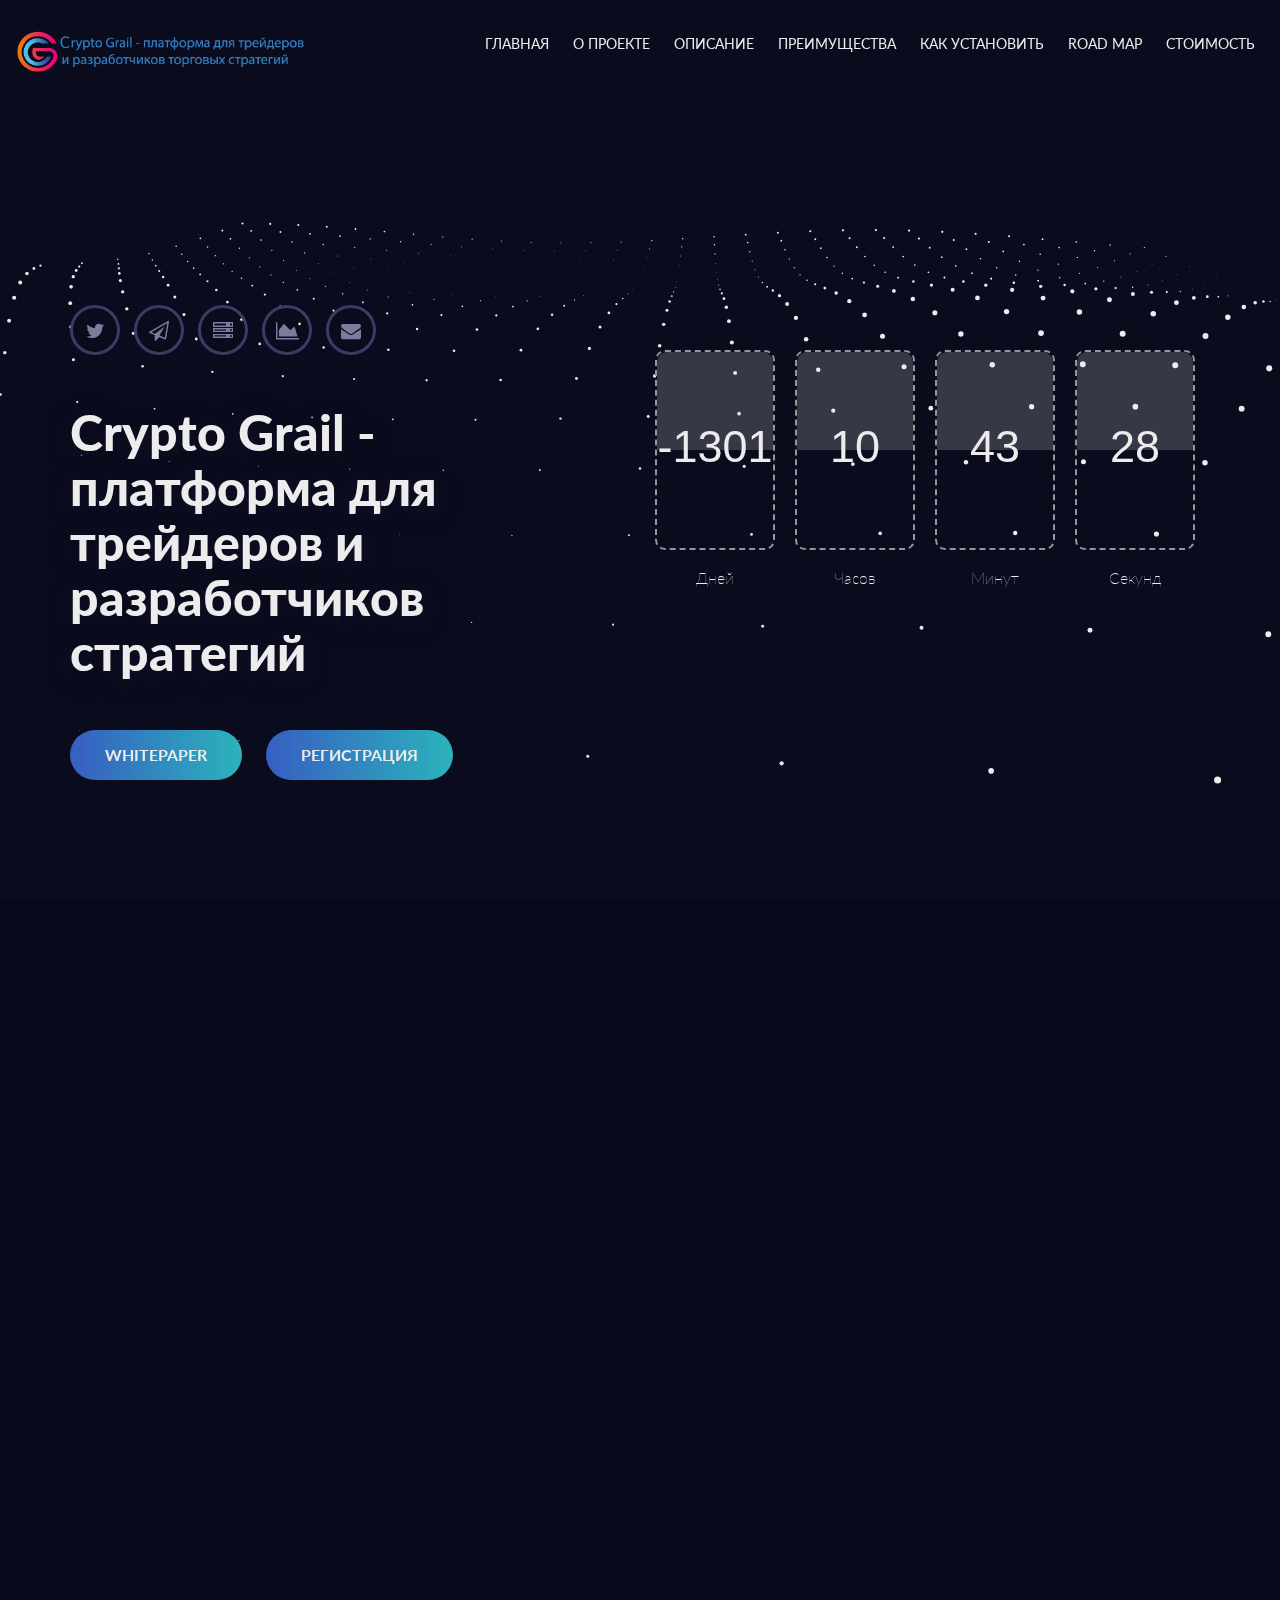
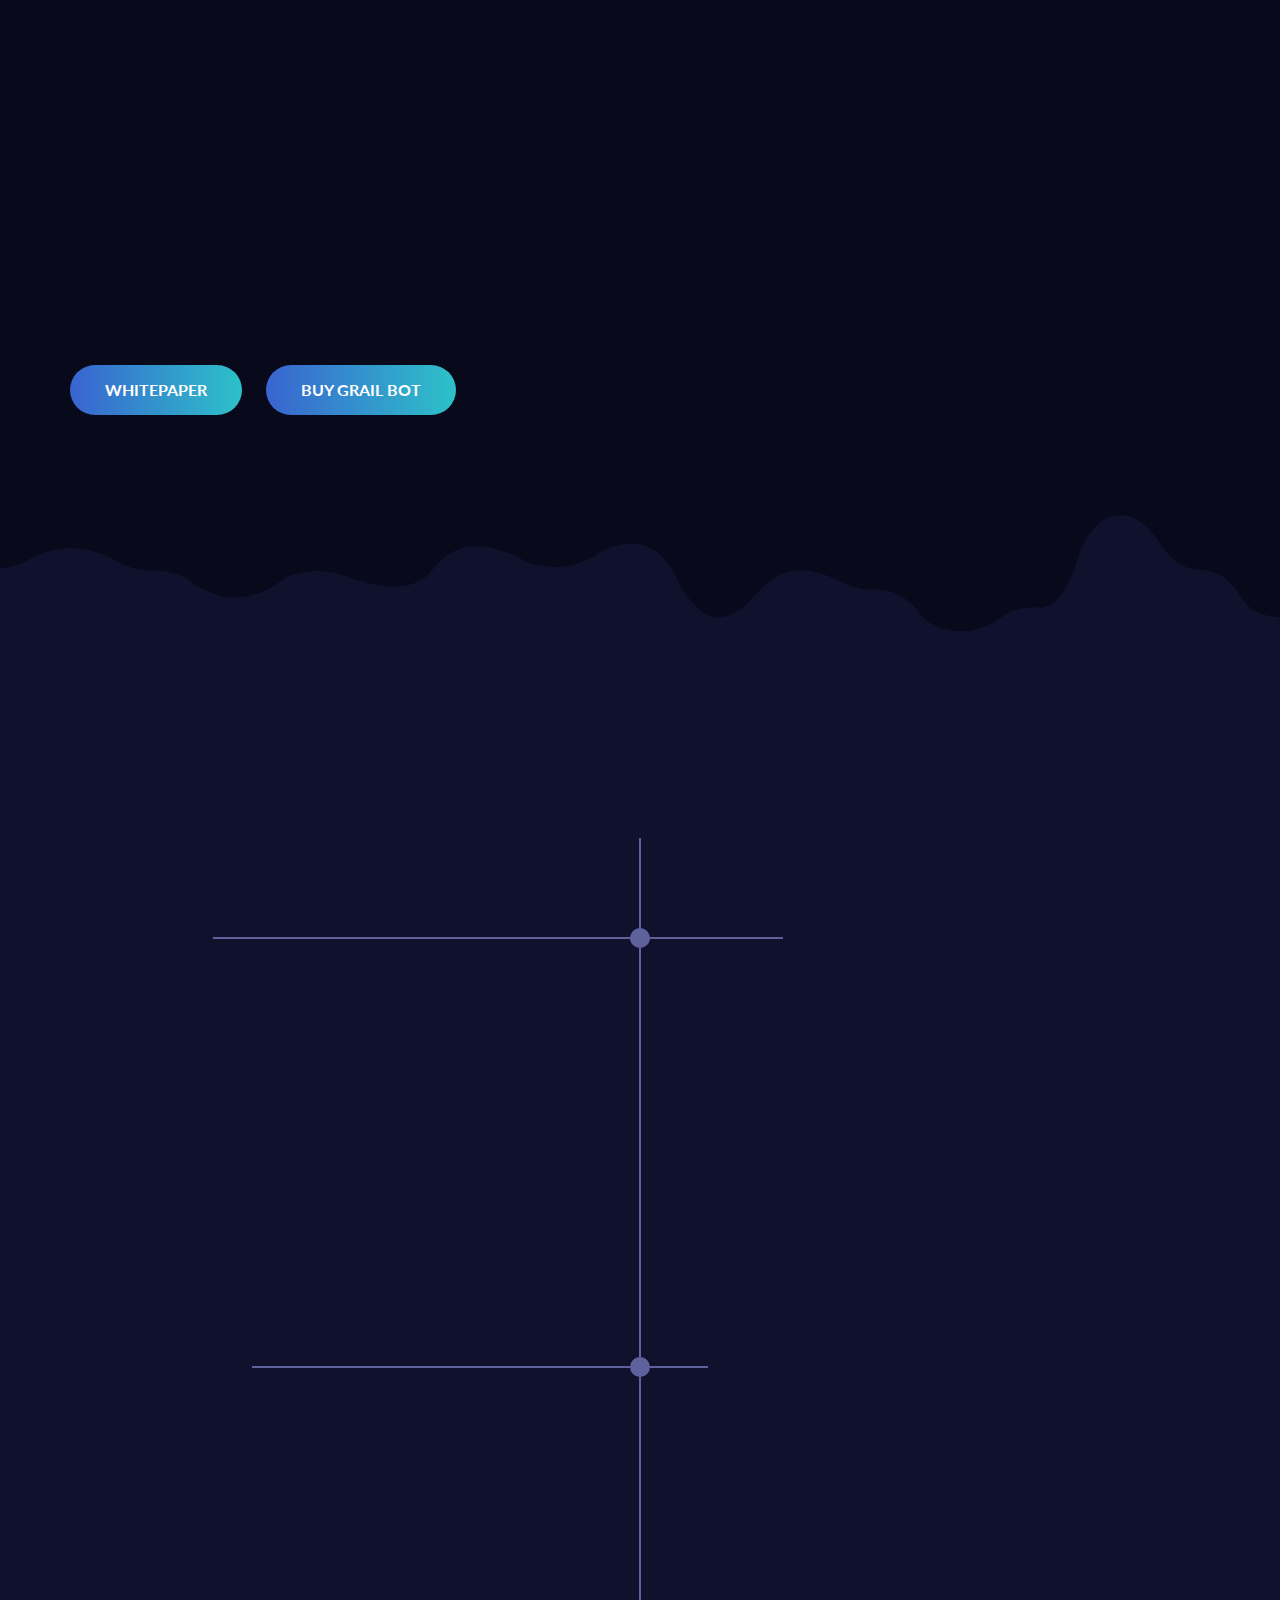
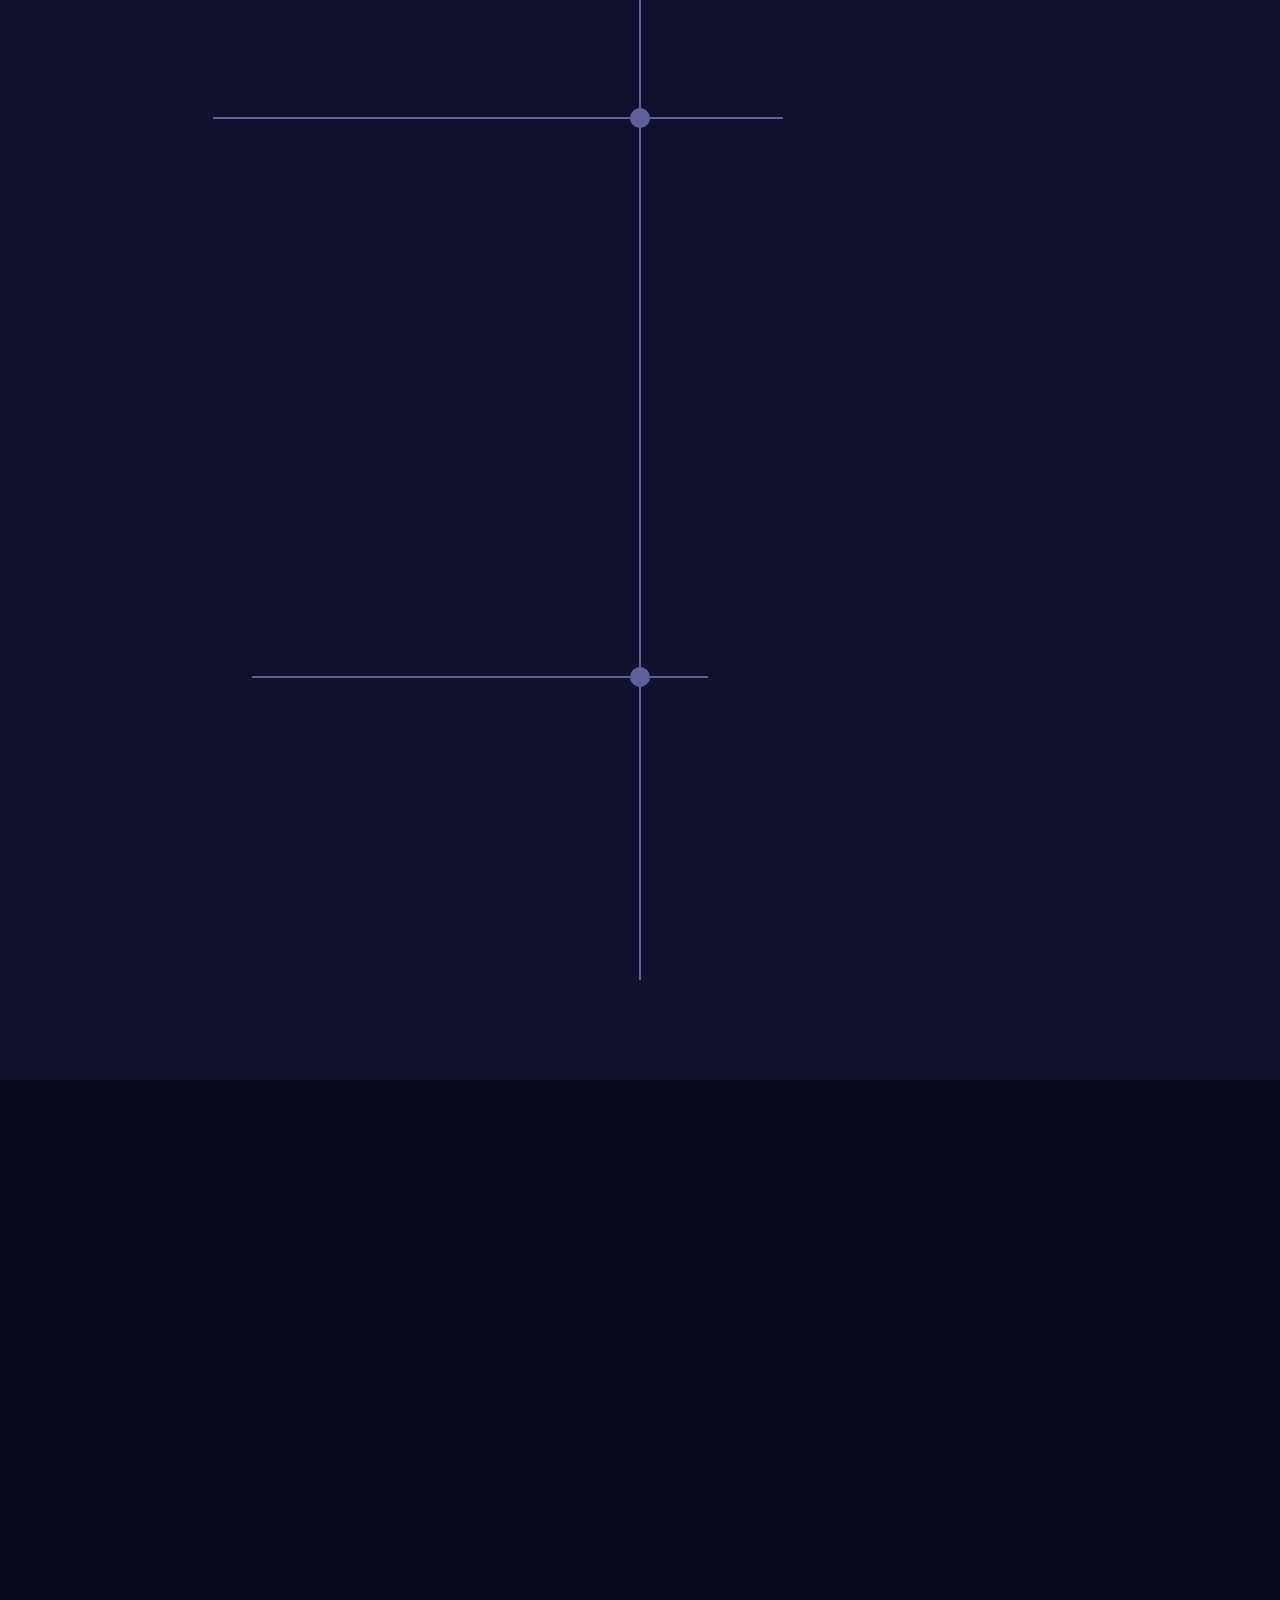
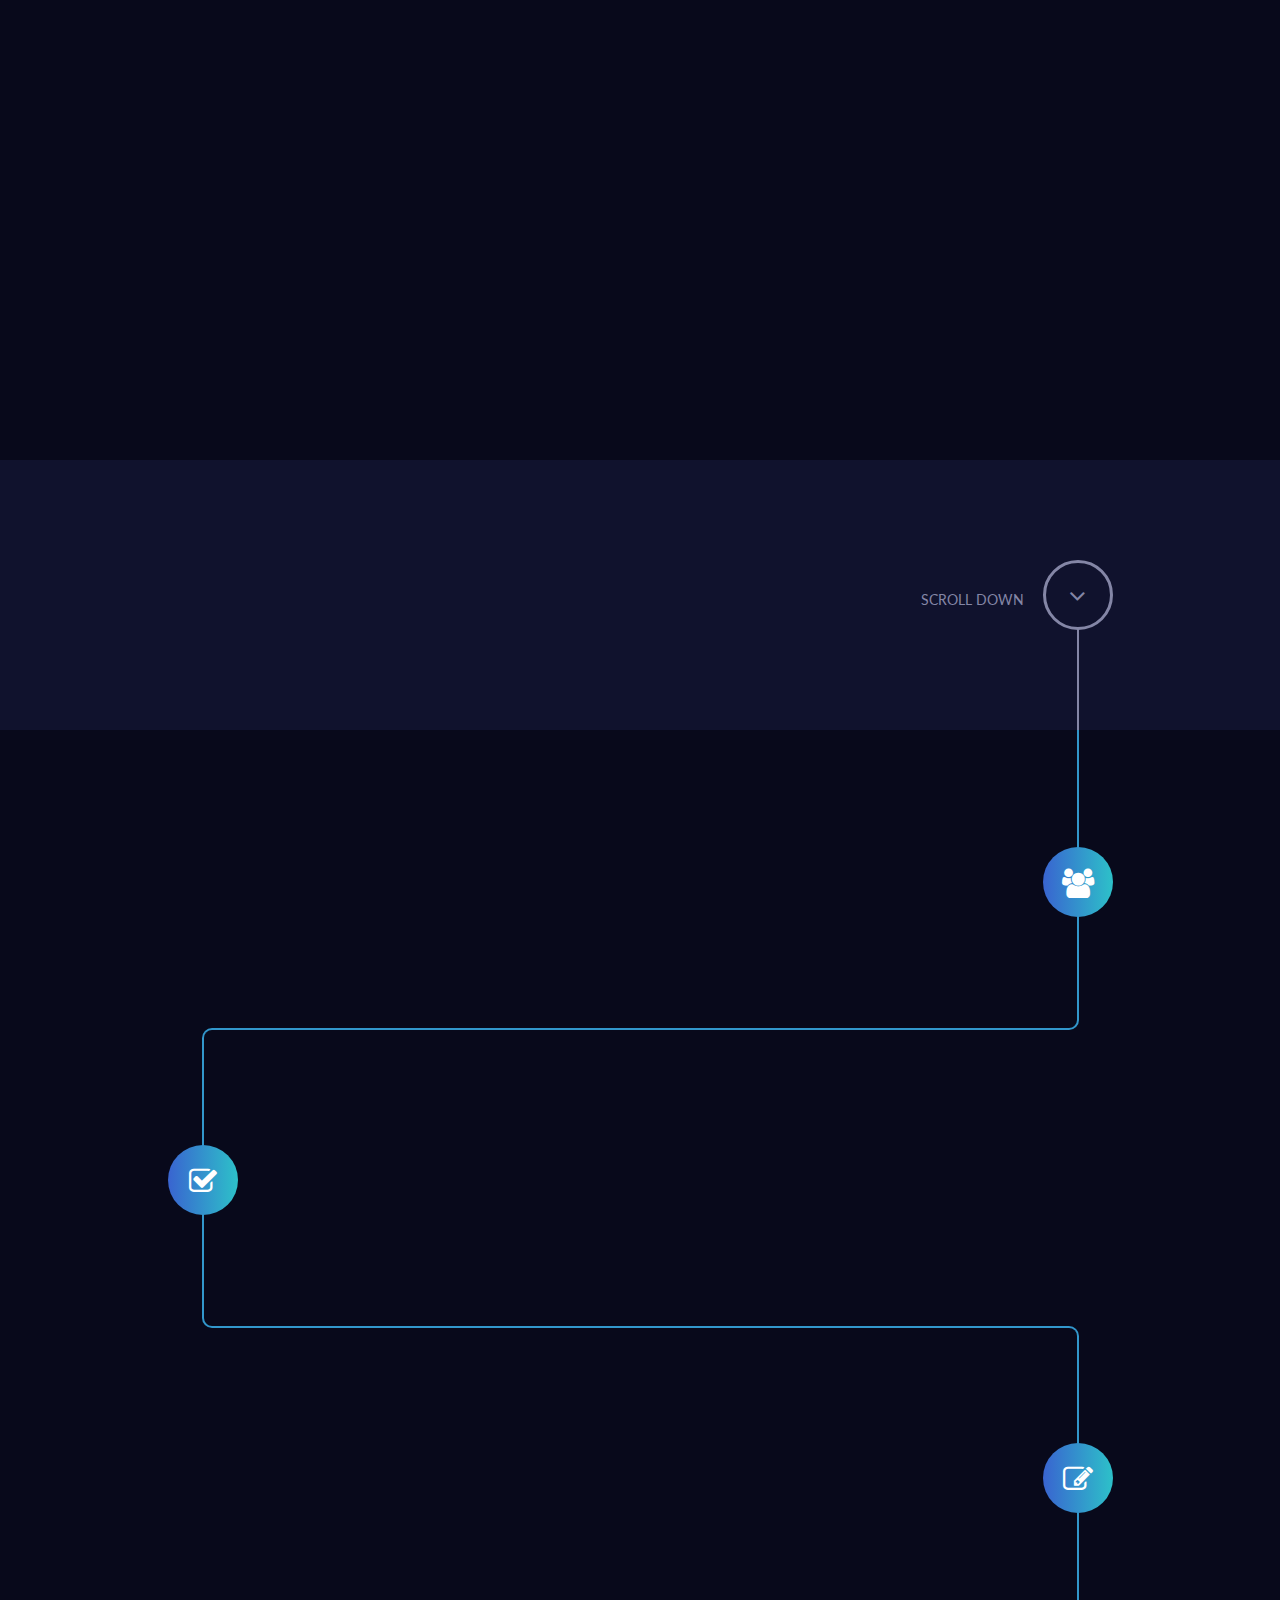
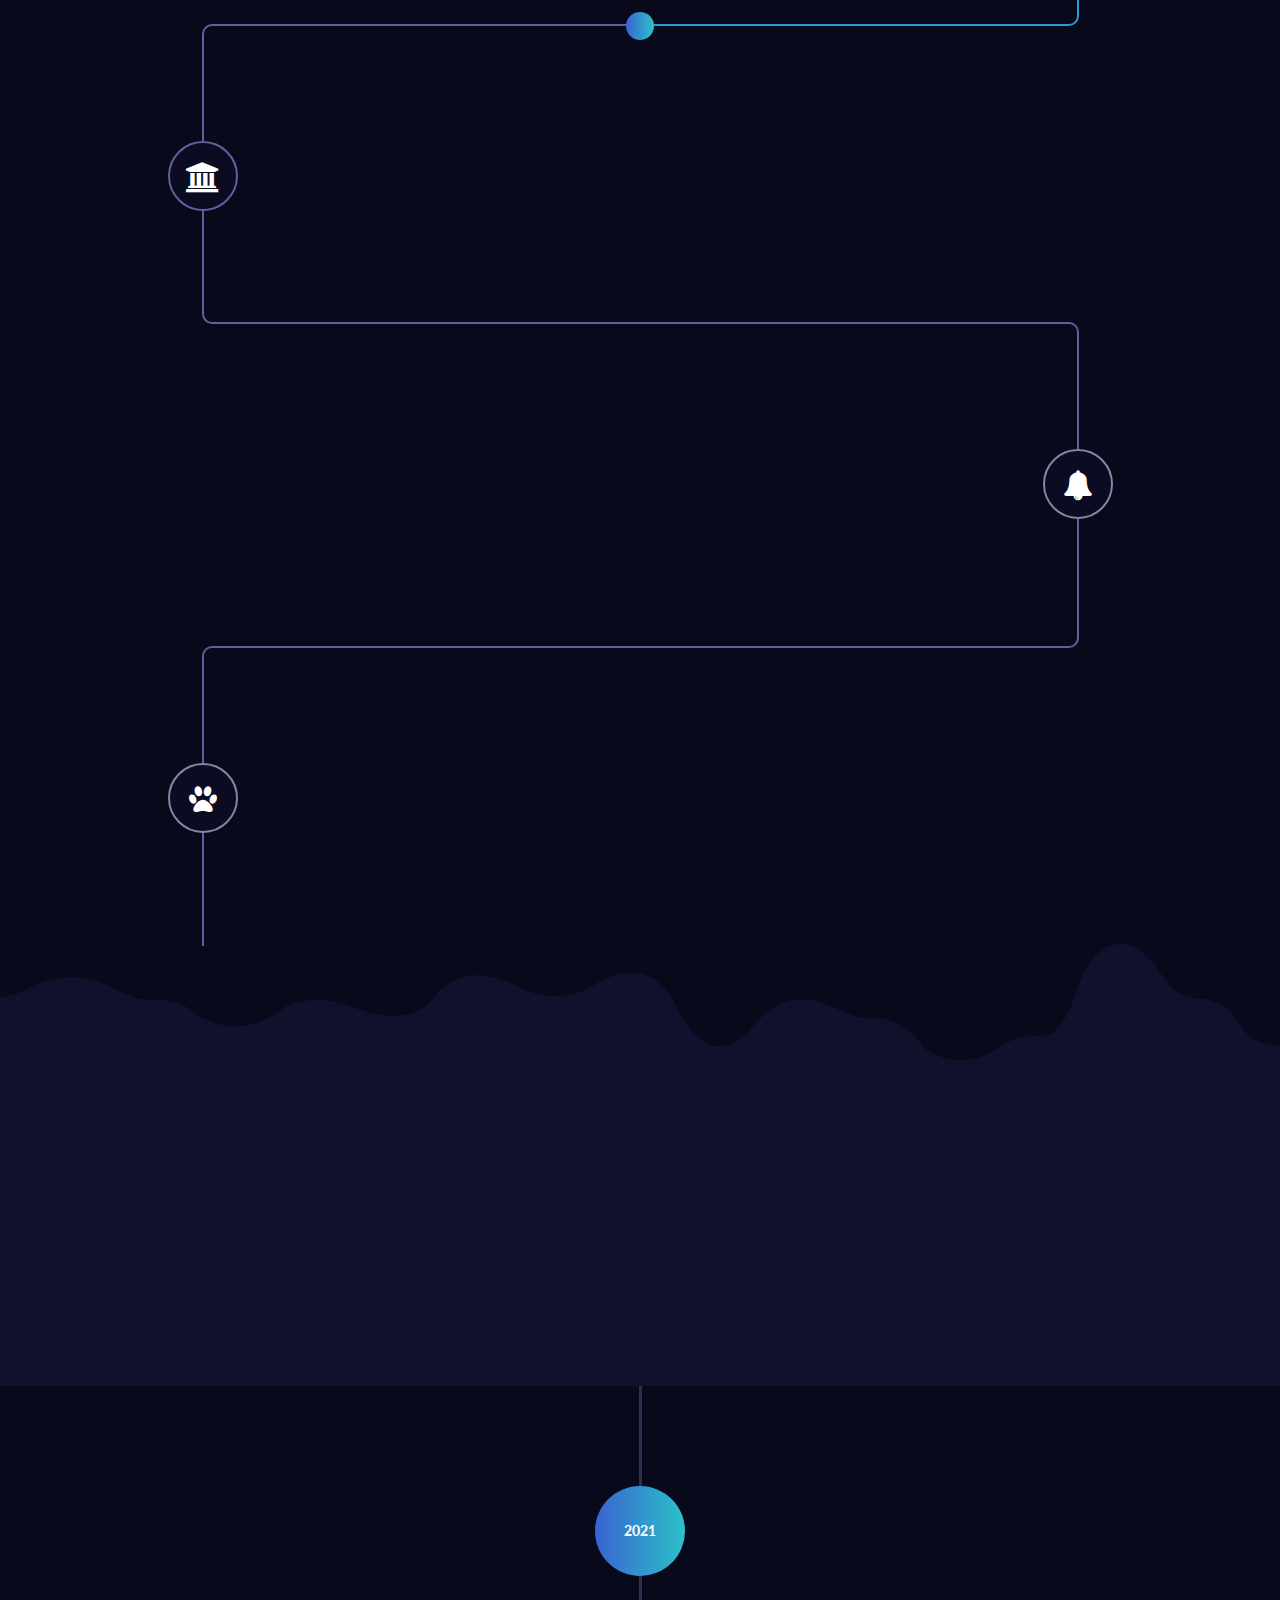
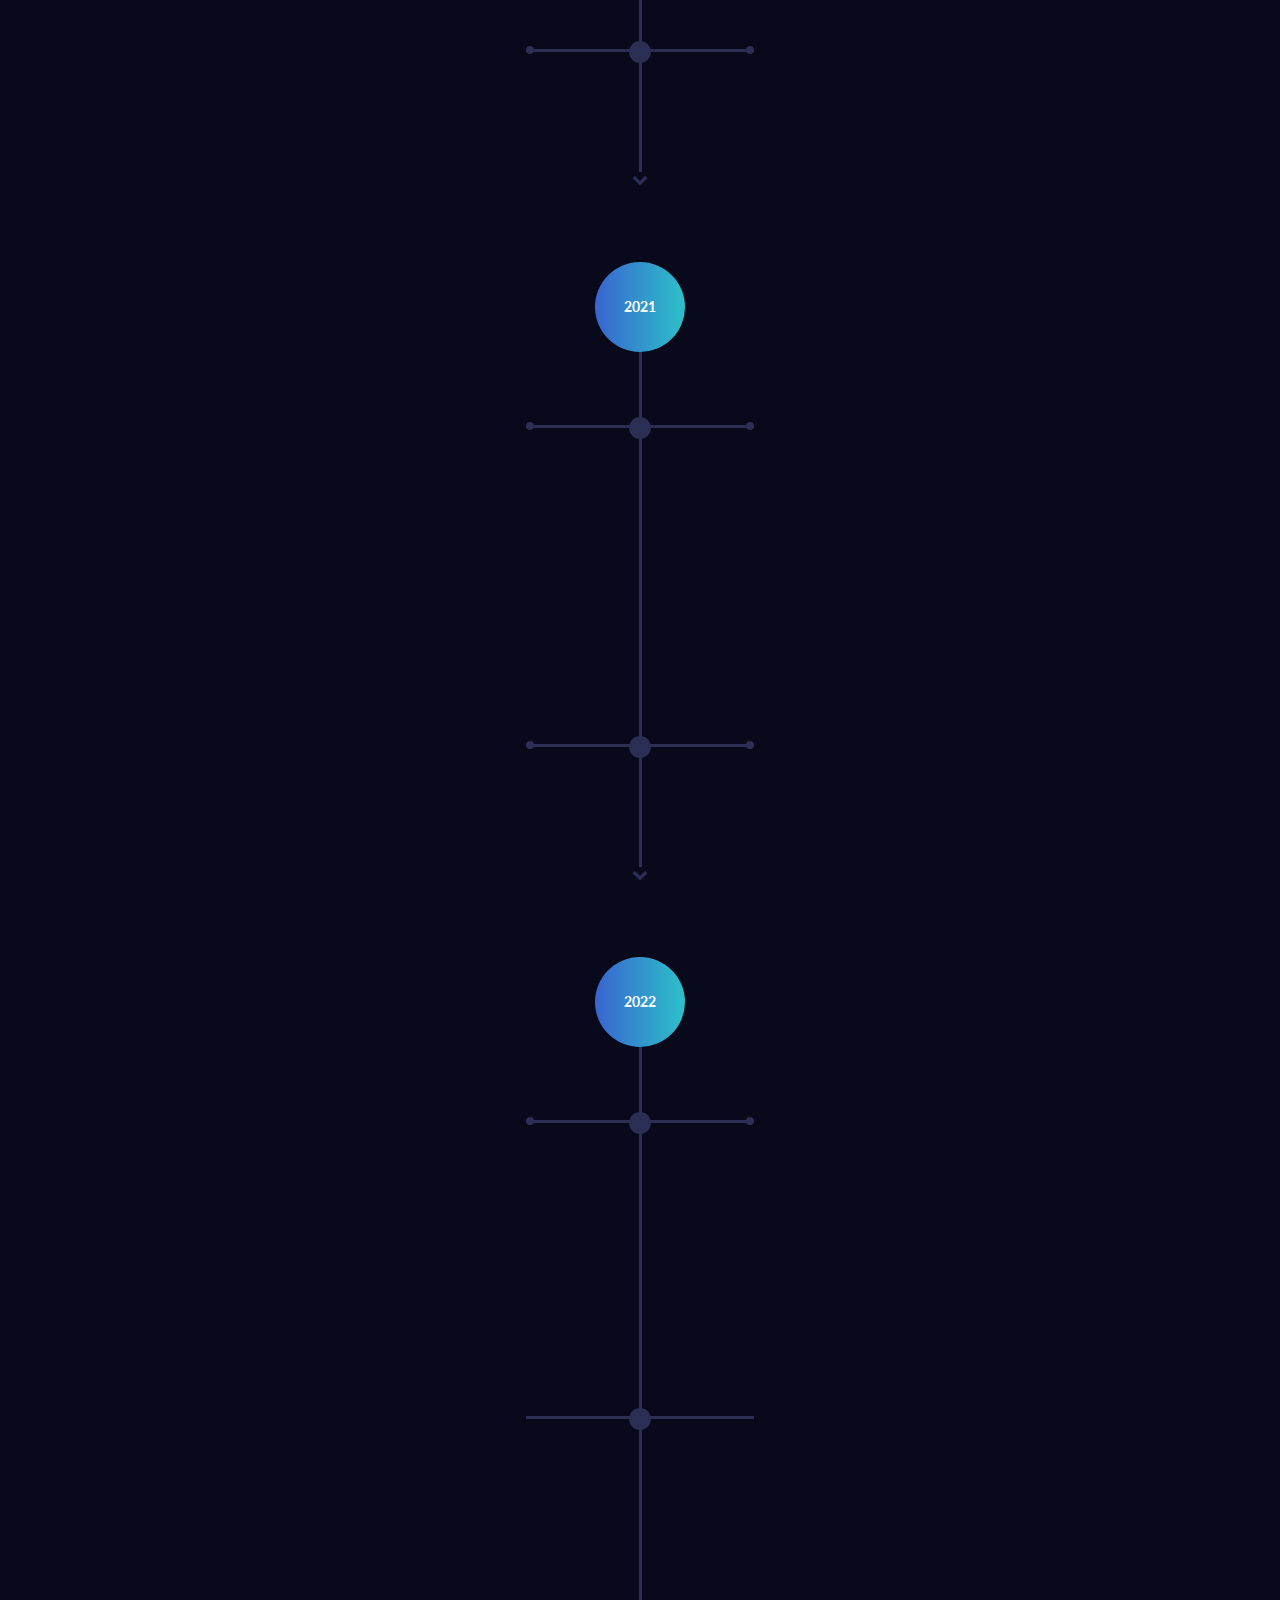
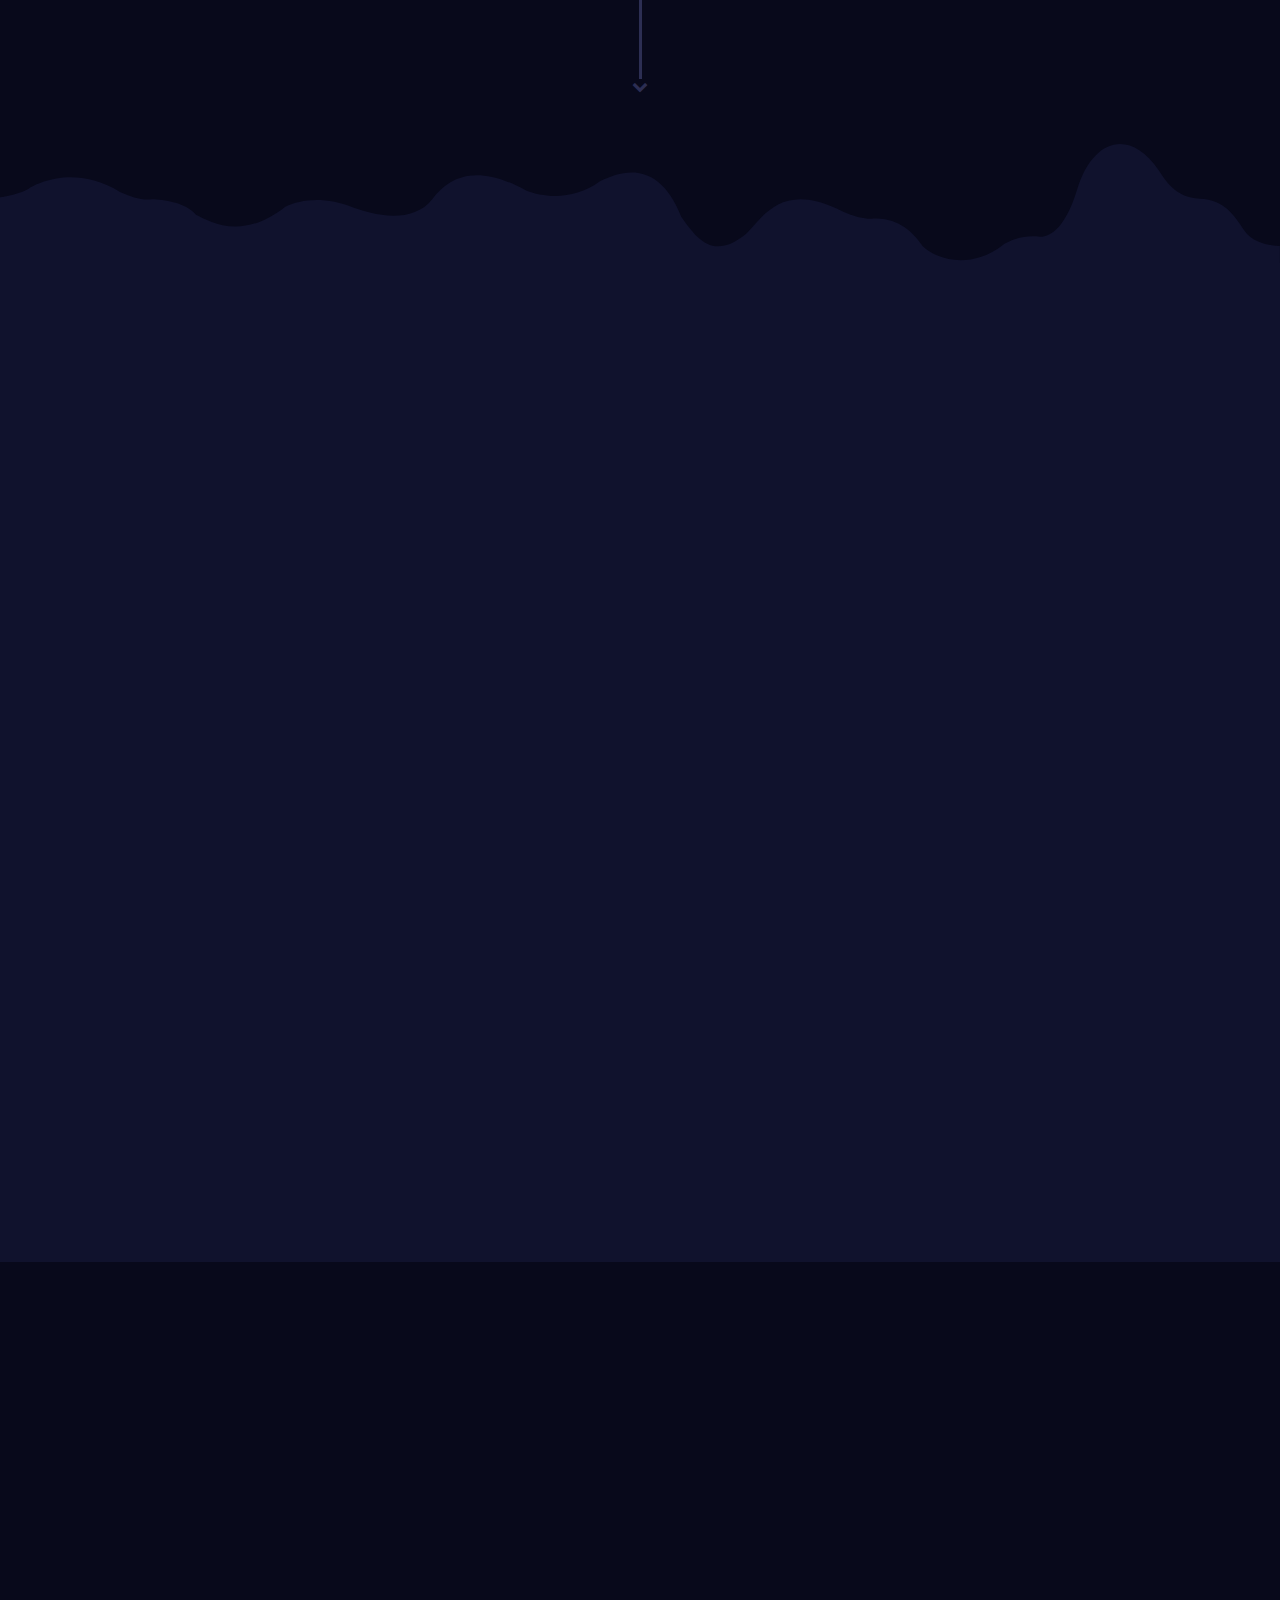
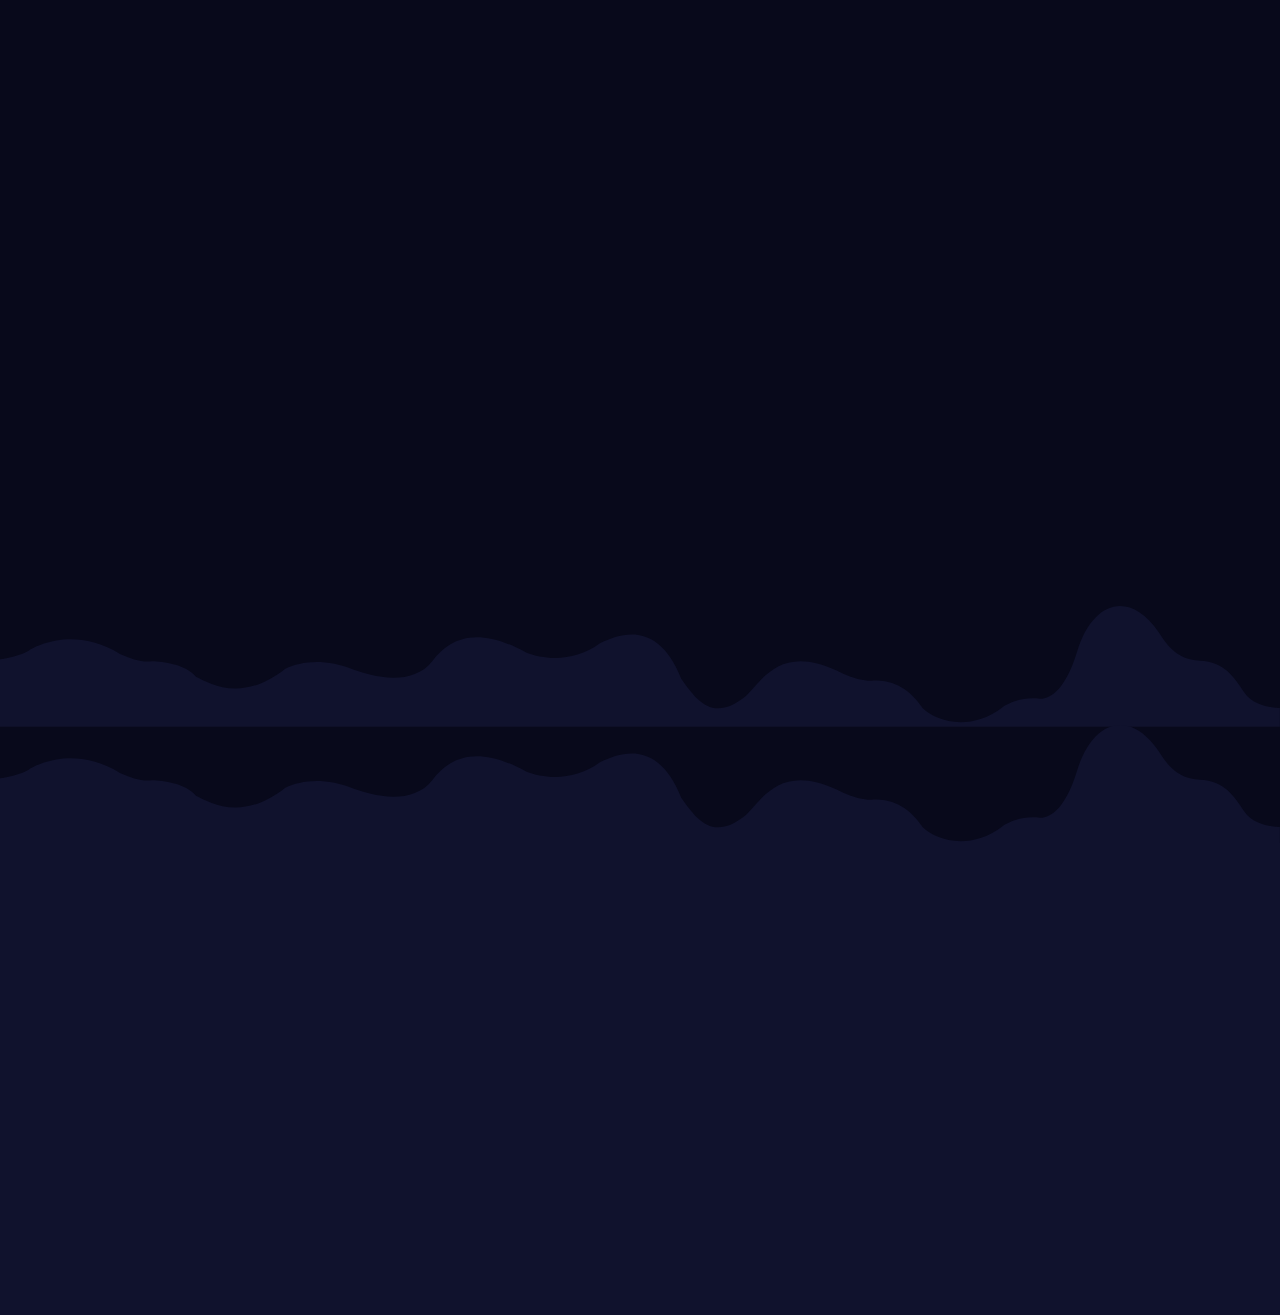
<file: index.html>
<!doctype html>
<html class="no-js" lang="en">

<head>
    <meta charset="utf-8">
    <meta http-equiv="x-ua-compatible" content="ie=edge">
    <title>Crypto Grail - платформа для трейдеров и разработчиков стратегий.</title>
    <meta name="description" content="">
    <meta name="viewport" content="width=device-width, initial-scale=1">
    <link rel="apple-touch-icon" href="apple-touch-icon.png">
<link rel="shortcut icon"
href="https://cryptograil.org/favicon.ico">
    <!-- all css here -->
    <!-- bootstrap v3.3.6 css -->
    <link rel="stylesheet" href="css/bootstrap.min.css">
    <!-- animate css -->
    <link rel="stylesheet" href="css/animate.css">
    <!-- jquery-ui.min css -->
    <link rel="stylesheet" href="css/jquery-ui.min.css">
    <!-- meanmenu css -->
    <link rel="stylesheet" href="css/meanmenu.min.css">
    <!-- owl.carousel css -->
    <link rel="stylesheet" href="css/owl.carousel.min.css">
    <!-- bxslider css -->
    <!--flaticon css -->
    <link rel="stylesheet" href="css/flaticon.css">
    <!-- font-awesome css -->
    <link rel="stylesheet" href="css/font-awesome.min.css">
    <link href="css/video-js.css" rel="stylesheet">
    <!-- style css -->
    <link rel="stylesheet" href="style.css">
    <!-- responsive css -->
    <link rel="stylesheet" href="css/responsive.css">
    <!-- modernizr css -->
    <script src="js/vendor/modernizr-2.8.3.min.js"></script>
</head>

<body>
    <a href="javascript:" id="return-to-top"><i class="fa fa-angle-up"></i></a>
    <!-- preloader Start -->
    <div id="preloader">
        <div id="status"><img src="images/banner/loader.gif" id="preloader_image" alt="loader">
        </div>
    </div>
    <!--Header area start here-->
    <div section-scroll='0' class="wd_scroll_wrap">
        <header class="gc_main_menu_wrapper">
            <div class="container-fluid">
                <div class="row">
                    <div class="col-lg-3 col-md-3 col-sm-12 col-xs-6">
                        <div class="logo-area">
                            <a href="index.html"><img src="images/logo/logo.png" alt="logo" /></a>
                        </div>
                    </div>
                    <!-- Mobile Menu  Start -->
                    <div class="col-lg-9 col-md-9 col-sm-12 col-xs-6">
                        <div class="menu-area  hidden-xs">
                            <nav class="wd_single_index_menu btc_main_menu">
                                <ul>
                                    <li><a href="0">Главная</a></li>
                                    <li><a href="1">О проекте</a></li>
                                    <li><a href="2">Описание</a></li>
                                    <li><a href="3">Преимущества</a></li>
                                    <li><a href="4">Как установить</a></li>
                                    <li><a href="5">Road Map</a></li>
                                    <li><a href="6">Стоимость</a></li>
                                </ul>
                            </nav>
                           <!-- <div class="language">
                                <span class="lng-in"><img src="images/icons/12.png" alt=""/></span>
                                <ul class="lng-out">
                                    <li><img src="images/icons/12.png" alt="" /></li>
                                    <li><img src="images/icons/12.png" alt="" /></li>
                                </ul>
                            </div>
                            <div class="login-btn">
                                <a href="#" class="btn1"><i class="fa fa-user"></i><span>Login</span></a>
                            </div>
                        </div>-->
                        <!-- mobile menu area start -->
                        <div class="rp_mobail_menu_main_wrapper visible-xs">
                            <div class="row">
                                <div class="col-xs-12">
                                    <div id="toggle">
                                        <svg xmlns="http://www.w3.org/2000/svg" xmlns:xlink="http://www.w3.org/1999/xlink" version="1.1" id="Capa_1" x="0px" y="0px" viewBox="0 0 31.177 31.177" style="enable-background:new 0 0 31.177 31.177;" xml:space="preserve" width="25px" height="25px">
                                            <g>
                                                <g>
                                                    <path class="menubar" d="M30.23,1.775H0.946c-0.489,0-0.887-0.398-0.887-0.888S0.457,0,0.946,0H30.23    c0.49,0,0.888,0.398,0.888,0.888S30.72,1.775,30.23,1.775z" fill="#fff" />
                                                </g>
                                                <g>
                                                    <path class="menubar" d="M30.23,9.126H12.069c-0.49,0-0.888-0.398-0.888-0.888c0-0.49,0.398-0.888,0.888-0.888H30.23    c0.49,0,0.888,0.397,0.888,0.888C31.118,8.729,30.72,9.126,30.23,9.126z" fill="#fff" />
                                                </g>
                                                <g>
                                                    <path class="menubar" d="M30.23,16.477H0.946c-0.489,0-0.887-0.398-0.887-0.888c0-0.49,0.398-0.888,0.887-0.888H30.23    c0.49,0,0.888,0.397,0.888,0.888C31.118,16.079,30.72,16.477,30.23,16.477z" fill="#fff" />
                                                </g>
                                                <g>
                                                    <path class="menubar" d="M30.23,23.826H12.069c-0.49,0-0.888-0.396-0.888-0.887c0-0.49,0.398-0.888,0.888-0.888H30.23    c0.49,0,0.888,0.397,0.888,0.888C31.118,23.43,30.72,23.826,30.23,23.826z" fill="#fff" />
                                                </g>
                                                <g>
                                                    <path class="menubar" d="M30.23,31.177H0.946c-0.489,0-0.887-0.396-0.887-0.887c0-0.49,0.398-0.888,0.887-0.888H30.23    c0.49,0,0.888,0.398,0.888,0.888C31.118,30.78,30.72,31.177,30.23,31.177z" fill="#fff" />
                                                </g>
                                            </g>
                                        </svg>
                                    </div>
                                </div>
                            </div>
                            <div id="sidebar">
                                <h1><a href="#">Crypto Grail</a></h1>
                                <div id="toggle_close">&times;</div>
                                <div id='cssmenu' class="wd_single_index_menu">
                                    <ul>
                                         <li><a href="0">Главная</a></li>
                                    <li><a href="1">О проекте</a></li>
                                    <li><a href="2">Описание</a></li>
                                    <li><a href="3">Преимущества</a></li>
                                    <li><a href="4">Как установить</a></li>
                                    <li><a href="5">Road Map</a></li>
                                    <li><a href="6">Стоимость</a></li>
                                    </ul>
                                </div>
                            </div>
                        </div>
                        <!-- Mobile Menu  End -->
                    </div>
                </div>
            </div>
        </header>
        <!--Header area end here-->
        <!--Slider area start here-->
        <section class="slider-area">
            <canvas>
                <script src="js/three.js"></script>
                <script src="js/stats.min.js"></script>
                <script src="js/Projector.js"></script>
                <script src="js/CanvasRenderer.js"></script>
            </canvas>
            <div id="particles-js">
                <div id="carousel-example-generic" class="carousel slide" data-ride="carousel">
                    <div class="carousel-inner" role="listbox">
                        <div class="item active">
                            <div class="carousel-captions caption-1">
                                <div class="container">
                                    <div class="row">
                                        <div class="col-lg-6 col-md-6 col-sm-6 col-xs-12">
                                            <div class="slider-content">
                                                <ul>
                                                    <li data-animation="animated bounceInDown" class="slider_social_icon1"><a href="https://twitter.com/Crypto_Grail" target="_blank"><i class="fa fa-twitter"></i></a></li>
                                                    <li data-animation="animated bounceInDown" class="slider_social_icon2"><a href="https://t.me/GrailBotGroup" target="_blank"><i class="fa fa-send-o"></i></a></li>
                                                    <li data-animation="animated bounceInDown" class="slider_social_icon3"><a href="https://www.vultr.com/?ref=8946824-8H" target="_blank"><i class="fa fa-server"></i></a></li>
                                                    <li data-animation="animated bounceInDown" class="slider_social_icon4"><a href="https://accounts.binance.me/ru/register?ref=OW0EZ90K" target="_blank"><i class="fa fa-area-chart"></i></a></li>
                                                    <li data-animation="animated bounceInDown" class="slider_social_icon5"><a href="mailto:info@cryptograil.org" target="_blank"><i class="fa fa-envelope"></i></a></li>
                                                </ul>
                                                <h2 data-animation="animated bounceInLeft">Crypto Grail - платформа для трейдеров и разработчиков стратегий</h2>
                                                <div class="buttons">
                                                    <a href="https://whitepaper.cryptograil.org/" target="_blank" class="btn1" data-animation="animated bounceInUp">WHITEPAPER</a>
                                                    <a href="#" class="btn2" data-animation="animated bounceInUp">Регистрация</a>
                                                </div>
                                            </div>
                                        </div>
                                        <div class="col-lg-6 col-md-6 col-sm-6 col-xs-12 hidden-xs hidden-sm">
                                            <div class="btc_timer_section_wrapper">
                                                <div id="clockdiv">
                                                    <div>
                                                        <span class="days"></span>
                                                        <div class="smalltext">Дней</div>
                                                    </div>
                                                    <div>
                                                        <span class="hours"></span>
                                                        <div class="smalltext">Часов</div>
                                                    </div>
                                                    <div>
                                                        <span class="minutes"></span>
                                                        <div class="smalltext">Минут</div>
                                                    </div>
                                                    <div>
                                                        <span class="seconds"></span>
                                                        <div class="smalltext">Секунд</div>
                                                    </div>
                                                </div>
                                            </div>
                                        </div>
                                    </div>
                                </div>
                            </div>
                        </div>
                        <div class="item">
                            <div class="container">
                                <div class="row">
                                    <div class="col-lg-6 col-md-6 col-sm-6 col-xs-12">
                                        <div class="slider-content">
                                            <ul>
                                              <li data-animation="animated bounceInDown" class="slider_social_icon1"><a href="https://twitter.com/Crypto_Grail" target="_blank"><i class="fa fa-twitter"></i></a></li>
                                                    <li data-animation="animated bounceInDown" class="slider_social_icon2"><a href="https://t.me/GrailBotGroup" target="_blank"><i class="fa fa-send-o"></i></a></li>
                                                    <li data-animation="animated bounceInDown" class="slider_social_icon3"><a href="https://www.vultr.com/?ref=8946824-8H" target="_blank"><i class="fa fa-server"></i></a></li>
                                                    <li data-animation="animated bounceInDown" class="slider_social_icon4"><a href="https://accounts.binance.me/ru/register?ref=OW0EZ90K" target="_blank"><i class="fa fa-area-chart"></i></a></li>
                                                    <li data-animation="animated bounceInDown" class="slider_social_icon5"><a href="mailto:info@cryptograil.org" target="_blank"><i class="fa fa-envelope"></i></a></li>
                                            </ul>
                                            <h2 data-animation="animated bounceInLeft">Crypto Grail - платформа для трейдеров и разработчиков стратегий.</h2>
                                            <div class="buttons">
                                                <a href="https://whitepaper.cryptograil.org/" target="_blank" class="btn1" data-animation="animated bounceInUp">WHITEPAPER</a>
                                                <a href="#" class="btn2" data-animation="animated bounceInUp">Скачать GrailBot</a>
                                            </div>
                                        </div>
                                    </div>
                                    <div class="col-lg-6 col-md-6 col-sm-6 col-xs-12  hidden-xs hidden-sm">
                                        <div class="btc_timer_section_wrapper">
                                            <div id="clockdiv2">
                                                <div>
                                                    <span class="days"></span>
                                                    <div class="smalltext">Дней</div>
                                                </div>
                                                <div>
                                                    <span class="hours"></span>
                                                    <div class="smalltext">Часов</div>
                                                </div>
                                                <div>
                                                    <span class="minutes"></span>
                                                    <div class="smalltext">Минут</div>
                                                </div>
                                                <div>
                                                    <span class="seconds"></span>
                                                    <div class="smalltext">Секунд</div>
                                                </div>
                                            </div>
                                        </div>
                                    </div>
                                </div>
                            </div>
                        </div>
                        <div class="carousel-nevigation">
                            <a class="prev" href="#carousel-example-generic" role="button" data-slide="prev">
                                <i class="fa fa-angle-left"></i>
                            </a>
                            <a class="next" href="#carousel-example-generic" role="button" data-slide="next">
                                <i class="fa fa-angle-right"></i>
                            </a>
                        </div>
                    </div>
                </div>
            </div>
        </section>
       
    <!--About area start here-->
    <div section-scroll='1' class="wd_scroll_wrap">
        <section class="about-area pd-t70 pd-b100 jarallax bg-img">
            <div class="container">
                <div class="row">
                    <div class="col-lg-6 col-md-6 col-sm-12 col-xs-12">
                        <div class="about-content">
                            <h2 class="f-40 fw-400 wow  fadeInUp animated" data-wow-duration="1.0s" style="visibility: visible; animation-duration: 1.0s; animation-name: fadeInUp;">Описание проекта</h2>
                            <p class="wow  fadeInUp animated" data-wow-duration="1.3s" style="visibility: visible; animation-duration: 1.3s; animation-name: fadeInUp;">
Crypto Grail – это высокотехнологичная платформа для трейдеров и разработчиков торговых стратегий на рынке криптовалют. Платформа созданная профессионалами походит как начинающим трейдерам, которые смогут использовать наши проверенные временем торговые стратегии так и опытным трейдерам, которые смогут реализовывать, тестировать и автоматизировать все свои торговые идеи и наработки.
                                <br>
                                <br> Grail Bot – это робот для  автоматизированной торговли на криптовалютной бирже Binance.
                                <br>
                                <br> Grail Bot можно использовать как с собственными торговыми стратегиями, так и с авторскими, которые доступны к приобретению на встроенной торговой площадке.</p>
                            <p class="wow  fadeInUp animated" data-wow-duration="1.6s" style="visibility: visible; animation-duration: 1.6s; animation-name: fadeInUp;">Трейдеру, работающему с автоматизированным торговым роботом Grail Bot и разработчику,  использующему платформу Crypto Grail, доступны все классические и современные инструменты технического анализа. 
                            <br>Нет необходимости использовать сторонние сервисы для разработки или тестирования собственной торговой стратегии. </p>
                            <p class="wow  fadeInUp animated" data-wow-duration="1.9s" style="visibility: visible; animation-duration: 1.9s; animation-name: fadeInUp;"> 
                                Все стратегии, разработанные на платформе Crypto Grail, защищены передовыми технологиями шифрования.Покупатель после оплаты получает зашифрованный файл с торговой стратегией, без возможности дальнейшей перепродажи.
                              </p>
                            <div class="buttons">
                                <a href="https://whitepaper.cryptograil.org/" target="_blank" class="btn1">WHITEPAPER</a>
                                <a href="#" class="btn3">Buy Grail Bot</a>
                            </div>
                        </div>
                    </div>
                    <div class="col-lg-6 col-md-6 col-sm-12 col-xs-12">
                        <div class="about-img wow  fadeInUp animated" data-wow-duration="1.0s" style="visibility: visible; animation-duration: 1.0s; animation-name: fadeInUp;">
                            <img src="images/about/1.png" alt="" />
                        </div>
                    </div>
                </div>
            </div>
        </section>
        <!--About area end here-->
        <div class="sud">
            <svg version="1.1" id="Layer_1" xmlns="http://www.w3.org/2000/svg" xmlns:xlink="http://www.w3.org/1999/xlink" x="0px" y="0px" viewBox="0 0 1920 181.1" style="enable-background:new 0 0 1920 181.1;" xml:space="preserve">
                <style type="text/css">
                    .st0 {
                        fill-rule: evenodd;
                        clip-rule: evenodd;
                        fill: #10122d;
                    }
                </style>
                <g>
                    <path class="st0" d="M0,80c0,0,28.9-4.2,43-13c14.3-9,71-35.7,137,5c17.3,7.7,33.3,13,48,11c17.3,0.3,50.3,4.7,66,23
                     c20.3,9.7,68,40.3,134-12c24-11,59-16.3,104,2c21,7.3,85,27.7,117-14c24-30.7,62.7-55,141-12c26,10.3,72,14.7,110-14
                     c37.7-19,89.7-29,122,53c23,32.7,47.7,66.3,97,26c24-22.7,51-78.3,137-38c0,0,28.3,15.7,52,15c23.7-0.7,50.7,4.3,76,41
                     c19.7,19.7,71,36.7,121-2c0,0,22.3-16,55-12c0,0,32.7,6.7,56-71c23.3-76,79-92,122-29c9.3,13.7,25,42,62,43c37,1,51.7,25.3,67,48
                     c15.3,22.7,51,22.7,53,23v28.1H0V80z" />
                </g>
            </svg>
        </div>
    </div>
    <div section-scroll='2' class="wd_scroll_wrap">
        <section class="features-area section">
            <div id="features-js">
                <div class="container">
                    <div class="row">
                        <div class="col-lg-12 col-md-12 col-sm-12 col-xs-12">
                            <div class="section-heading2 wow  fadeInUp animated" data-wow-duration="1.0s" style="visibility: visible; animation-duration: 1.0s; animation-name: fadeInUp;">
                                <h2>Преимущества</h2>
                            </div>
                        </div>
                    </div>
                    <div class="row">
                        <div class="col-lg-12 col-md-12 col-sm-12 col-xs-12">
                            <div class="featured-lists">
                                <ul>
                                    <li>
                                        <div class="col-sm-6 pd-0 hidden-xs wow  fadeInUp animated" data-wow-duration="1.3s" style="visibility: visible; animation-duration: 1.3s; animation-name: fadeInUp;">
                                            <div class="contents-l mr-b30">
                                                <h2>Бесплатное использование</h2>
                                                <p>Любой трейдер, может использовать торгового робота Grail Bot версии Lite абсолютно бесплатно.
                                                    <br>Для этого, вам необходимо зарегистрироваться на бирже Binance по нашей реферальной ссылке, либо ваша учетная запись на Binance должна быть зарегистрирована не ранее 08.10.2021г. без использования реферального промо-кода.</p>
                                                <a href="#" class="btn1">подробнее</a>
                                            </div>
                                        </div>
                                        <div class="col-sm-6 pd-0 wow  fadeInUp animated" data-wow-duration="1.3s" style="visibility: visible; animation-duration: 1.3s; animation-name: fadeInUp;">
                                            <div class="imgs-l">
                                                <figure><img src="images/features/1.png" alt="" /></figure>
                                            </div>
                                        </div>
                                        <div class="col-sm-6 pd-0 visible-xs  wow  fadeInUp animated" data-wow-duration="1.3s" style="visibility: visible; animation-duration: 1.3s; animation-name: fadeInUp;">
                                            <div class="contents-l mr-b30">
                                                 <h2>Бесплатное использование</h2>
                                                <p>Любой трейдер, может использовать торгового робота Grail Bot версии Lite абсолютно бесплатно.
                                                    <br>Для этого, вам необходимо зарегистрироваться на бирже Binance по нашей реферальной ссылке, либо ваша учетная запись на Binance должна быть зарегистрирована не ранее 08.10.2021г. без использования реферального промо-кода.</p>
                                                <a href="#" class="btn1">подробнее</a>
                                            </div>
                                        </div>
                                    </li>
                                    <li class="rl">
                                        <div class="col-sm-6 pd-0 floatright mr-b30 hidden-xs wow  fadeInUp animated" data-wow-duration="1.6s" style="visibility: visible; animation-duration: 1.6s; animation-name: fadeInUp;">
                                            <div class="contents-r">
                                                <h2>Торговля на бирже</h2>
                                                <p>Используя Grail Bot, трейдеры могут осуществлять торговые операции как на спотовом рынке, так и торговать бессрочными фьючерсными контрактами.
                                        </p>
                                                <a href="#" class="btn1">подробнее</a>
                                            </div>
                                        </div>
                                        <div class="col-sm-6 pd-0 wow  fadeInUp animated" data-wow-duration="1.6s" style="visibility: visible; animation-duration: 1.6s; animation-name: fadeInUp;">
                                            <div class="imgs-r">
                                                <figure><img src="images/features/2.png" alt="" /></figure>
                                            </div>
                                        </div>
                                        <div class="col-sm-6 pd-0 floatright mr-b30 visible-xs wow  fadeInUp animated" data-wow-duration="1.6s" style="visibility: visible; animation-duration: 1.6s; animation-name: fadeInUp;">
                                            <div class="contents-r">
                                                <h2>Торговля на бирже</h2>
                                                <p>Используя Grail Bot, трейдеры могут осуществлять торговые операции как на спотовом рынке, так и торговать бессрочными фьючерсными контрактами.
                                        .</p>
                                                <a href="#" class="btn1">подробнее</a>
                                            </div>
                                        </div>
                                    </li>
                                    <li>
                                        <div class="col-sm-6 pd-0 hidden-xs wow  fadeInUp animated" data-wow-duration="1.9s" style="visibility: visible; animation-duration: 1.9s; animation-name: fadeInUp;">
                                            <div class="contents-l mr-b30">
                                                <h2>Безопасность</h2>
                                                <p>Первостепенной задачей Crypto Grail платформы и торгового робота Grail Bot - является безопасность для всех пользователей. <br> 
                                        <br> 
                                        Разработчикам стратегий 
                                        и трейдерам доступны следующие инструменты: 
                                        <br> - активный стоп-лосс;
                                        <br> - автоматическая система хеджирования;
                                        <br> - калькулятор просадок;
                                        <br> - протестированные временем стратегии;
                                        <br> - тест стратегий на binance testnet (paper trade);
                                        <br> - бэктест на истории (аналог бэктеста на TV);
                                        <br> - шифрование данных.
                                            </p>
                                                <a href="#" class="btn1">подробнее</a>
                                            </div>
                                        </div>
                                        <div class="col-sm-6 pd-0 wow  fadeInUp animated" data-wow-duration="1.9s" style="visibility: visible; animation-duration: 1.9s; animation-name: fadeInUp;">
                                            <div class="imgs-l">
                                                <figure><img src="images/features/3.png" alt="" /></figure>
                                            </div>
                                        </div>
                                        <div class="col-sm-6 pd-0 visible-xs wow  fadeInUp animated" data-wow-duration="1.9s" style="visibility: visible; animation-duration: 1.9s; animation-name: fadeInUp;">
                                            <div class="contents-l mr-b30">
                                                <h2>Безопасность</h2>
                                                <p>Первостепенной задачей Crypto Grail платформы и торгового робота Grail Bot - является безопасность для всех пользователей. <br> 
                                        <br> 
                                        Разработчикам стратегий 
                                        и трейдерам доступны следующие инструменты: 
                                        <br> - активный стоп-лосс;
                                        <br> - автоматическая система хеджирования;
                                        <br> - калькулятор просадок;
                                        <br> - протестированные временем стратегии;
                                        <br> - тест стратегий на binance testnet (paper trade);
                                        <br> - бэктест на истории (аналог бэктеста на TV);
                                        <br> - шифрование данных.
                                            </p>
                                                <a href="#" class="btn1">подробнее</a>
                                            </div>
                                        </div>
                                    </li>
                                    <li class="rl">
                                        <div class="col-sm-6 pd-0 floatright mr-b30 hidden-xs wow  fadeInUp animated" data-wow-duration="2.1s" style="visibility: visible; animation-duration: 2.1s; animation-name: fadeInUp;">
                                            <div class="contents-r">
                                                <h2>Реферальная программа</h2>
                                                <p>Все просто, зарабатывайте приглашая новых пользователей. <br> 
                                                
                                        Трехуровневая реферальная программа позволяет зарабатывать до 15% от затрат ваших рефералов без ограничения срока. каждый раз, как реферал производит оплату услуг, аффилиат получает бонус в USDT.  </p>
                                                <a href="#" class="btn1">подробнее</a>
                                            </div>
                                        </div>
                                        <div class="col-sm-6 pd-0 wow  fadeInUp animated" data-wow-duration="2.1s" style="visibility: visible; animation-duration: 2.1s; animation-name: fadeInUp;">
                                            <div class="imgs-r">
                                                <figure><img src="images/features/4.png" alt="" /></figure>
                                            </div>
                                        </div>
                                        <div class="col-sm-6 pd-0 floatright mr-b30 visible-xs wow  fadeInUp animated" data-wow-duration="2.1s" style="visibility: visible; animation-duration: 2.1s; animation-name: fadeInUp;">
                                            <div class="contents-r">
                                                <h2>Реферальная программа</h2>
                                                <p>Все просто, зарабатывайте приглашая новых пользователей. <br> 
                                                
                                        Трехуровневая реферальная программа позволяет зарабатывать до 15% от затрат ваших рефералов без ограничения срока. Каждый раз, как реферал производит оплату услуг, аффилиат получает бонус в USDT. </p>
                                                <a href="#" class="btn1">подробнее</a>
                                            </div>
                                        </div>
                                    </li>
                                </ul>
                            </div>
                        </div>
                    </div>
                </div>
            </div>
        </section>
    </div>
    <div section-scroll='3' class="wd_scroll_wrap">
        <section class="projects bg-img pd-t100 pd-b70 jarallax">
            <div class="container">
                <div class="row">
                    <div class="col-lg-12 col-md-12 col-sm-12 col-xs-12 text-center">
                        <div class="section-heading">
                            <h2 class="wow  fadeInUp animated" data-wow-duration="1.0s" style="visibility: visible; animation-duration: 1.0s; animation-name: fadeInUp;">Описание проекта</h2>
                        </div>
                    </div>
                </div>
                <div class="row">
                    <div class="col-lg-4 col-md-4 col-sm-6 col-xs-12">
                        <div class="project-list wow  fadeInUp animated" data-wow-duration="1.0s" style="visibility: visible; animation-duration: 1.0s; animation-name: fadeInUp;">
                            <div class="content">
                                <span class="icons"><img src="images/icons/6.png" alt=""/></span>
                                <h3>Доступ из любой<br> точки мира</h3>
                            </div>
                        </div>
                    </div>
                    <div class="col-lg-4 col-md-4 col-sm-6 col-xs-12">
                        <div class="project-list wow  fadeInUp animated" data-wow-duration="1.3s" style="visibility: visible; animation-duration: 1.3s; animation-name: fadeInUp;">
                            <div class="content">
                                <span class="icons"><img src="images/icons/7.png" alt=""/></span>
                                <h3>Передовые <br>технологии шифрования</h3>
                            </div>
                        </div>
                    </div>
                    <div class="col-lg-4 col-md-4 col-sm-6 col-xs-12">
                        <div class="project-list wow  fadeInUp animated" data-wow-duration="1.6s" style="visibility: visible; animation-duration: 1.6s; animation-name: fadeInUp;">
                            <div class="content">
                                <span class="icons"><img src="images/icons/8.png" alt=""/></span>
                                <h3>Мультивалютные <br>биржи</h3>
                            </div>
                        </div>
                    </div>
                    <div class="col-lg-4 col-md-4 col-sm-6 col-xs-12">
                        <div class="project-list wow  fadeInUp animated" data-wow-duration="1.9s" style="visibility: visible; animation-duration: 1.9s; animation-name: fadeInUp;">
                            <div class="content">
                                <span class="icons"><img src="images/icons/9.png" alt=""/></span>
                                <h3>Мгновенные <br>операции</h3>
                            </div>
                        </div>
                    </div>
                    <div class="col-lg-4 col-md-4 col-sm-6 col-xs-12">
                        <div class="project-list wow  fadeInUp animated" data-wow-duration="2.1s" style="visibility: visible; animation-duration: 2.1s; animation-name: fadeInUp;">
                            <div class="content">
                                <span class="icons"><img src="images/icons/10.png" alt=""/></span>
                                <h3>Защита и <br>безопасность</h3>
                            </div>
                        </div>
                    </div>
                    <div class="col-lg-4 col-md-4 col-sm-6 col-xs-12">
                        <div class="project-list wow  fadeInUp animated" data-wow-duration="2.4s" style="visibility: visible; animation-duration: 2.4s; animation-name: fadeInUp;">
                            <div class="content">
                                <span class="icons"><img src="images/icons/11.png" alt=""/></span>
                                <h3>Многоуровневая <br>реферальная программа</h3>
                            </div>
                        </div>
                    </div>
                </div>
            </div>
        </section>
    </div>
    <div section-scroll='4' class="wd_scroll_wrap">
        <section class="steps-area section">
            <div id="steps-js">
                <div class="container">
                    <div class="row">
                        <div class="col-lg-11 col-md-11 col-sm-12 col-xs-12">
                            <div class="steps-heading">
                                <h2 class="wow  fadeInUp animated" data-wow-duration="1.0s" style="visibility: visible; animation-duration: 1.0s; animation-name: fadeInUp;">Пять шагов для регистрации</h2>
                                <div class="right-con">
                                    <span>Scroll Down</span>
                                    <a data-scroll data-options='{ "speed": 100 }' href="#steps"><i class="fa fa-angle-down"></i></a>
                                </div>
                            </div>
                        </div>
                    </div>
                </div>
            </div>
        </section>
        <section id="steps" class="steps-details bg-mg">
            <div class="container">
                <div class="row">
                    <div class="col-lg-10 col-md-10 col-sm-12 col-xs-12 col-md-offset-1 col-lg-offset-1">
                        <div class="steps-cont">
                            <ul>
                                <li class="l-con">
                                    <div class="cont wow  fadeInUp animated" data-wow-duration="1.0s" style="visibility: visible; animation-duration: 1.0s; animation-name: fadeInUp;">
                                        <h2>01. Регистрация на бирже</h2>
                                        <p>Зарегистрироваться с нашей реферальной ссылкой на бирже Binance. <br><em>*При наличии аккаунта, переходим к пункту №3.</em>
                                             </p>
                                    </div>
                                    <span><i class="fa fa-users"></i></span>
                                </li>
                                <li class="r-con">
                                    <div class="cont wow  fadeInUp animated" data-wow-duration="1.3s" style="visibility: visible; animation-duration: 1.3s; animation-name: fadeInUp;">
                                        <h2>02. Верификация</h2>
                                        <p>Пройти верификацию и ответить на тестовые вопросы на бирже для возможности осуществления торговых операций с фьючерсными контрактами. </p>
                                    </div>
                                    <span><i class="fa fa-check-square-o"></i></span>
                                </li>
                                <li class="l-con">
                                    <div class="cont wow  fadeInUp animated" data-wow-duration="1.6s" style="visibility: visible; animation-duration: 1.6s; animation-name: fadeInUp;">
                                        <h2>03. Создать API ключ</h2>
                                        <p>На бирже Binance создать API key.<br> Сохранить значения "API" и "Secret" key для дальнейшего использования в Grail Bot.</p>
                                    </div>
                                    <span><i class="fa fa-edit "></i></span>
                                    <div class="mid-icons"></div>
                                </li>
                                <li class="r-con">
                                    <div class="cont wow  fadeInUp animated" data-wow-duration="1.9s" style="visibility: visible; animation-duration: 1.9s; animation-name: fadeInUp;">
                                        <h2>04. Произвести оплату</h2>
                                        <p>Оплатить доступ к Grail Bot. <br><em>*При регистрации по нашей реферальной ссылке, переходим к пункту №5. </em></p>
                                    </div>
                                    <span><i class="fa fa-university"></i></span>
                                </li>
                                <li class="l-con">
                                    <div class="cont wow  fadeInUp animated" data-wow-duration="2.1s" style="visibility: visible; animation-duration: 2.1s; animation-name: fadeInUp;">
                                        <h2>05. Арендовать сервер</h2>
                                        Зарегистрироваться на сервисе Vultr по нашей реферальной ссылке. <br> Арендовать сервер с рекомендуемыми параметрами. <br><em>*При регистрации по нашей реферальной ссылке - бонус 100$ на счет.</em>
                                    </div>
                                    <span><i class="fa fa-bell"></i></span>
                                </li>
                                <li class="r-con">
                                    <div class="cont wow  fadeInUp animated" data-wow-duration="2.4s" style="visibility: visible; animation-duration:2.4s; animation-name: fadeInUp;">
                                        <h2>06. Скачать Grail Bot</h2>
                                        <p>Загрузить на сервер торгового робота Grail Bot, произвести первоначальные настройки, запустить торговые операции. </p>
                                    </div>
                                    <span><i class="fa fa-paw"></i></span>
                                </li>
                            </ul>
                        </div>
                    </div>
                </div>
            </div>
        </section>
        <div class="sud">
            <svg version="1.1" id="Layer_1" xmlns="http://www.w3.org/2000/svg" xmlns:xlink="http://www.w3.org/1999/xlink" x="0px" y="0px" viewBox="0 0 1920 181.1" style="enable-background:new 0 0 1920 181.1;" xml:space="preserve">
                <style type="text/css">
                    .st0 {
                        fill-rule: evenodd;
                        clip-rule: evenodd;
                        fill: #10122d;
                    }
                </style>
                <g>
                    <path class="st0" d="M0,80c0,0,28.9-4.2,43-13c14.3-9,71-35.7,137,5c17.3,7.7,33.3,13,48,11c17.3,0.3,50.3,4.7,66,23
                     c20.3,9.7,68,40.3,134-12c24-11,59-16.3,104,2c21,7.3,85,27.7,117-14c24-30.7,62.7-55,141-12c26,10.3,72,14.7,110-14
                     c37.7-19,89.7-29,122,53c23,32.7,47.7,66.3,97,26c24-22.7,51-78.3,137-38c0,0,28.3,15.7,52,15c23.7-0.7,50.7,4.3,76,41
                     c19.7,19.7,71,36.7,121-2c0,0,22.3-16,55-12c0,0,32.7,6.7,56-71c23.3-76,79-92,122-29c9.3,13.7,25,42,62,43c37,1,51.7,25.3,67,48
                     c15.3,22.7,51,22.7,53,23v28.1H0V80z" />
                </g>
            </svg>
        </div>
    </div>
    <div section-scroll='5' class="wd_scroll_wrap">
        <section class="video-area section">
            <div id="video-js">
                <div class="container">
                    <div class="row">
                        <div class="col-lg-12 col-md-12 col-sm-12 col-xs-12">
                            <div class="videos-heding">
                                <h2 class="wow  fadeInUp animated" data-wow-duration="1.0s" style="visibility: visible; animation-duration: 1.0s; animation-name: fadeInUp;">Road Map</h2>
                               <!-- <div class="videos-box">
                                    <video id="my-video" class="video-js" controls preload="auto" width="770" height="400" poster="images/video/1.png" data-setup='{ "techOrder": ["youtube"], "sources": [{ "type": "video/youtube", "src": "https://youtu.be/Gc2en3nHxA4"}], "youtube": { "customVars": { "wmode": "transparent" } } }'>
                                    </video> -->
                                </div>
                            </div>
                        </div>
                    </div>
                </div>
            </div>
        </section>
        <div class="wd_scroll_wrap">
            <section class="video-des bg-img ">
                <div class="container">
                    <div class="row">
                        <div class="col-lg-12 col-md-12 col-sm-12 col-xs-12">
                            <div class="deslidt">
                                <ul>
                                    <li>
                                        <span class="years"><span class="con">2021</span></span>
                                        <div class="serials">
                                            <span class="cre"></span>
                                            <div class="col-sm-6 col-xs-12 left-con wow  fadeInUp animated" data-wow-duration="1.0s" style="visibility: visible; animation-duration: 1.0s; animation-name: fadeInUp;">
                                                <div class="box-con">
                                                    <div class="dbox">
                                                        <div class="dleft">
                                                            <div class="imgs"><img src="images/video/2.png" alt="" /></div>
                                                        </div>
                                                        <div class="dright">
                                                            <div class="content">
                                                                <h3>Зарождение идеи</h3>
                                                                <p>(Май - июнь)</p>
                                                            </div>
                                                        </div>
                                                    </div>
                                                </div>
                                            </div>
                                            <div class="col-sm-6 col-xs-12 right-con  wow  fadeInUp animated" data-wow-duration="1.3s" style="visibility: visible; animation-duration: 1.3s; animation-name: fadeInUp;">
                                                <div class="box-con">
                                                    <div class="dbox">
                                                        <div class="dleft">
                                                            <div class="content">
                                                                <h3>Изучение рынка</h3>
                                                                <p>(Июнь - июль)</p>
                                                            </div>
                                                        </div>
                                                        <div class="dright">
                                                            <div class="imgs"><img src="images/video/3.png" alt="" /></div>
                                                        </div>
                                                    </div>
                                                </div>
                                            </div>
                                        </div>
                                    </li>
                                    <li>
                                        <span class="years"><span class="con">2021</span></span>
                                        <div class="serials">
                                            <span class="cre"></span>
                                            <div class="col-sm-6 col-xs-12 left-con wow  fadeInUp animated" data-wow-duration="1.6s" style="visibility: visible; animation-duration: 1.6s; animation-name: fadeInUp;">
                                                <div class="box-con">
                                                    <div class="dbox">
                                                        <div class="dleft">
                                                            <div class="imgs"><img src="images/video/3.png" alt="" /></div>
                                                        </div>
                                                        <div class="dright">
                                                            <div class="content">
                                                                <p>(2Q 2021)</p>
                                                                <h3>Разработка бизнес плана</h3>
                                                            </div>
                                                        </div>
                                                    </div>
                                                </div>
                                            </div>
                                            <div class="col-sm-6 col-xs-12 right-con wow  fadeInUp animated" data-wow-duration="1.9s" style="visibility: visible; animation-duration: 1.9s; animation-name: fadeInUp;">
                                                <div class="box-con">
                                                    <div class="dbox">
                                                        <div class="dleft">
                                                            <div class="content">
                                                                <p>(3Q 2021)</p>
                                                                <h3>Начало разработки<br> платформы</h3>
                                                            </div>
                                                        </div>
                                                        <div class="dright">
                                                            <div class="imgs"><img src="images/video/4.png" alt="" /></div>
                                                        </div>
                                                    </div>
                                                </div>
                                            </div>
                                        </div>
                                        <div class="serials">
                                            <span class="cre"></span>
                                            <div class="col-sm-6 col-xs-12 left-con wow  fadeInUp animated" data-wow-duration="2.1s" style="visibility: visible; animation-duration: 2.1s; animation-name: fadeInUp;">
                                                <div class="box-con">
                                                    <div class="dbox">
                                                        <div class="dleft">
                                                            <div class="imgs"><img src="images/video/5.png" alt="" /></div>
                                                        </div>
                                                        <div class="dright">
                                                            <div class="content">
                                                                <p>(4Q 2021)</p>
                                                                <h3>Разработка сайта и документации</h3>
                                                            </div>
                                                        </div>
                                                    </div>
                                                </div>
                                            </div>
                                            <div class="col-sm-6 col-xs-12 right-con wow  fadeInUp animated" data-wow-duration="2.1s" style="visibility: visible; animation-duration: 2.1s; animation-name: fadeInUp;">
                                                <div class="box-con">
                                                    <div class="dbox">
                                                        <div class="dleft">
                                                            <div class="content">
                                                                <p>(4Q 2021)</p>
                                                                <h3>Pre-Sale<br>Запуск платформы в режиме тестирования</h3>
                                                            </div>
                                                        </div>
                                                        <div class="dright">
                                                            <div class="imgs"><img src="images/video/6.png" alt="" /></div>
                                                        </div>
                                                    </div>
                                                </div>
                                            </div>
                                        </div>
                                    </li>
                                    <li>
                                        <span class="years"><span class="con">2022</span></span>
                                        <div class="serials">
                                            <span class="cre"></span>
                                            <div class="col-sm-6 col-xs-12 left-con  wow  fadeInUp animated" data-wow-duration="2.3s" style="visibility: visible; animation-duration: 2.3s; animation-name: fadeInUp;">
                                                <div class="box-con">
                                                    <div class="dbox">
                                                        <div class="dleft">
                                                            <div class="imgs"><img src="images/video/7.png" alt="" /></div>
                                                        </div>
                                                        <div class="dright">
                                                            <div class="content">
                                                                <p>(1Q 2022)</p>
                                                                <h3>Запуск маркетинговой и реферальной программы</h3>
                                                            </div>
                                                        </div>
                                                    </div>
                                                </div>
                                            </div>
                                            <div class="col-sm-6 col-xs-12 right-con wow  fadeInUp animated" data-wow-duration="2.3s" style="visibility: visible; animation-duration: 2.3s; animation-name: fadeInUp;">
                                                <div class="box-con">
                                                    <div class="dbox">
                                                        <div class="dleft">
                                                            <div class="content">
                                                                <p>(1Q 2022)</p>
                                                                <h3>Запуск платформы</h3>
                                                            </div>
                                                        </div>
                                                        <div class="dright">
                                                            <div class="imgs"><img src="images/video/8.png" alt="" /></div>
                                                        </div>
                                                    </div>
                                                </div>
                                            </div>
                                        </div>
                                        <div class="serials">
                                            <div class="col-sm-12 col-xs-12 center-con wow  fadeInUp animated" data-wow-duration="2.5s" style="visibility: visible; animation-duration: 2.5s; animation-name: fadeInUp;">
                                                <div class="box-con">
                                                    <div class="dbox">
                                                        <div class="dleft">
                                                            <div class="imgs"><img src="images/video/9.png" alt="" /></div>
                                                        </div>
                                                        <div class="dright">
                                                            <div class="content">
                                                                <p>(2Q 2022)</p>
                                                                <h3>Разработка<br>токена<br>CGT</h3>
                                                            </div>
                                                        </div>
                                                    </div>
                                                </div>
                                            </div>
                                        </div>
                            </div>
                        </div>
                        </ul>
                    </div>
                </div>
        </div>
        </section>
        <div class="sud">
            <svg version="1.1" id="Layer_2" xmlns="http://www.w3.org/2000/svg" xmlns:xlink="http://www.w3.org/1999/xlink" x="0px" y="0px" viewBox="0 0 1920 181.1" style="enable-background:new 0 0 1920 181.1;" xml:space="preserve">
                <style type="text/css">
                    .st0 {
                        fill-rule: evenodd;
                        clip-rule: evenodd;
                        fill: #10122d;
                    }
                </style>
                <g>
                    <path class="st0" d="M0,80c0,0,28.9-4.2,43-13c14.3-9,71-35.7,137,5c17.3,7.7,33.3,13,48,11c17.3,0.3,50.3,4.7,66,23
                        c20.3,9.7,68,40.3,134-12c24-11,59-16.3,104,2c21,7.3,85,27.7,117-14c24-30.7,62.7-55,141-12c26,10.3,72,14.7,110-14
                        c37.7-19,89.7-29,122,53c23,32.7,47.7,66.3,97,26c24-22.7,51-78.3,137-38c0,0,28.3,15.7,52,15c23.7-0.7,50.7,4.3,76,41
                        c19.7,19.7,71,36.7,121-2c0,0,22.3-16,55-12c0,0,32.7,6.7,56-71c23.3-76,79-92,122-29c9.3,13.7,25,42,62,43c37,1,51.7,25.3,67,48
                        c15.3,22.7,51,22.7,53,23v28.1H0V80z" />
                </g>
            </svg>
        </div>
    </div>
    </div>
    <div section-scroll='6' class="wd_scroll_wrap">
        <section class="tokens-area section">
            <div id="token-js">
                <div class="container">
                    <div class="row">
                        <div class="col-lg-12 col-md-12 col-sm-12 col-xs-12">
                            <div class="section-heading2">
                                <h2 class="wow  fadeInUp animated" data-wow-duration="1.0s" style="visibility: visible; animation-duration: 1.0s; animation-name: fadeInUp;">Предварительная продажа</h2>
                            </div>
                        </div>
                        <div class="col-lg-10 col-md-9 col-sm-12 col-xs-12 col-lg-offset-1 col-md-offset-1">
                            <div class="col-lg-6 col-md-6 col-sm-6 col-xs-12 text-right wow  fadeInUp animated" data-wow-duration="1.3s" style="visibility: visible; animation-duration: 1.3s; animation-name: fadeInUp;">
                                <div class="tokens mr-l50">
                                    <div class="token-name">Предварительная продажа full версия</div>
                                    <div class="token-body">
                                        <p>Цель сбора - USD 100,000</p>
                                        <button class="left-btn">Цена – $1000</button>
                                        <span class="easypiechart skill-circle">
                                 <span class="percent head-font">75</span>
                                        <br>
                                        <span class="con"><br>
                                        <br>
                                        <br>
                                       1 год за 3000$</span>
                                        </span>
                                    </div>
                                </div>
                            </div>
                            <div class="col-lg-6 col-md-6 col-sm-6 col-xs-12 text-right wow  fadeInUp animated" data-wow-duration="1.6s" style="visibility: visible; animation-duration: 1.6s; animation-name: fadeInUp;">
                                <div class="tokens mr-r50">
                                    <div class="token-name">Предварительная продажа lite версия</div>
                                    <div class="token-body">
                                        <p>Цель сбора USD 1,000,000</p>
                                        <button class="right-btn">Цена - $100</button>
                                        <div class="prices">
                                            <h3 class="f-20">Бонусы  :</h3>
                                            <table>
                                                <thead>
                                                    <tr>
                                                        <th>Время</th>
                                                        <th>Бонус</th>
                                                    </tr>
                                                </thead>
                                                <tbody>
                                                    <tr>
                                                        <td>1 день</td>
                                                        <td>35%</td>
                                                    </tr>
                                                    <tr>
                                                        <td>2 - 4 дня </td>
                                                        <td>20%</td>
                                                    </tr>
                                                    <tr>
                                                        <td>5 - 13 дней</td>
                                                        <td>10%</td>
                                                    </tr>
                                                    <tr>
                                                        <td>14 дней и далее</td>
                                                        <td>0%</td>
                                                    </tr>
                                                </tbody>
                                            </table>
                                        </div>
                                    </div>
                                </div>
                            </div>
                            <div class="col-lg-12 col-md-12 col-sm-12 col-xs-12 text-center">
                                <p class="token-con wow  fadeInUp animated" data-wow-duration="1.9s" style="visibility: visible; animation-duration: 1.9s; animation-name: fadeInUp;">Предварительная продажа Full версии осуществляется с 1 сентября по 30 октября. Предварительная продажа Lite версии будет осуществлена в период с 17 декабря по 30 декабря включительно. Ориентировочная дата выхода стабильной Full и Lite версии 01.01.2022г.Бета-тестирование Lite версии будет доступно инвесторам Full версии с 01-15.11.2021
                            </div>
                        </div>
                    </div>
                </div>
            </div>
        </section>
        <section class="token-details section bg-img">
            <div class="container">
                <div class="row">
                    <div class="col-lg-12 col-md-12 col-sm-12 col-xs-12">
                        <div class="section-heading">
                            <h2 class="wow  fadeInUp animated" data-wow-duration="1.0s" style="visibility: visible; animation-duration: 1.0s; animation-name: fadeInUp;">Распределение прибыли от предварительной <br>продажи Full версии</h2>
                        </div>
                    </div>
                    <div class="col-lg-8 col-md-8 col-sm-12 col-xs-12 col-lg-offset-2 col-md-offset-2">
                        <div class="tokes-chart-slider wow animate fadeIn" data-wow-duration="1s">
                            <div class="cart-list">
                                <div class="chart col-sm-6">
                                    <div id="e_chart_3" class="" style="height:400px;"></div>
                                    <div class="imgs"><img src="images/icons/l.png" alt="" /></div>
                                </div>
                                <div class="col-sm-6">
                                    <div class="label-chatrs">
                                        <div class="lsits">
                                            <span class="clabels-text">85%</span>
                                            <p>Разработка проекта, аренда оборудования, покупка ПО.</p>
                                        </div>
                                        <div class="lsits">
                                            <span class="clabels-text">8%</span>
                                            <p>Вознаграждение команде разработчиков.</p>
                                        </div>
                                        <div class="lsits">
                                            <span class="clabels-text">4%</span>
                                            <p>Маркетинговая компания.</p>
                                        </div>
                                        <div class="lsits">
                                            <span class="clabels-text">3%</span>
                                            <p>Прочие расходы</p>
                                        </div>
                                    </div>
                                </div>
                            </div>
                            <div class="cart-list">
                                <div class="chart col-sm-6">
                                    <div id="e_chart_2" class="" style="height:400px;"></div>
                                    <div class="imgs"><img src="images/icons/l.png" alt="" /></div>
                                </div>
                                <div class="col-sm-6">
                                    <div class="label-chatrs">
                                        <div class="lsits">
                                            <span class="clabels-text">85%</span>
                                            <p>Разработка проекта, аренда оборудования, покупка ПО.</p>
                                        </div>
                                        <div class="lsits">
                                            <span class="clabels-text">8%</span>
                                            <p>Вознаграждение команде разработчиков.</p>
                                        </div>
                                        <div class="lsits">
                                            <span class="clabels-text">4%</span>
                                            <p>Маркетинговая компания.</p>
                                        </div>
                                        <div class="lsits">
                                            <span class="clabels-text">3%</span>
                                            <p>Прочие расходы</p>
                                        </div>
                                    </div>
                                </div>
                            </div>
                        </div>
                        <div class="contents text-center">
                            <h2 class="wow  fadeInUp animated" data-wow-duration="1.3s" style="visibility: visible; animation-duration: 1.3s; animation-name: fadeInUp;"></h2>
                            <a href="https://whitepaper.cryptograil.org/" target="_blank" class="btn1 wow  fadeInUp animated" data-wow-duration="1.6s" style="visibility: visible; animation-duration: 1.6s; animation-name: fadeInUp;">WhitePaper</a>
                        </div>
                    </div>
                </div>
            </div>
        </section>
        <div class="sud">
            <svg version="1.1" id="Layer_1" xmlns="http://www.w3.org/2000/svg" xmlns:xlink="http://www.w3.org/1999/xlink" x="0px" y="0px" viewBox="0 0 1920 181.1" style="enable-background:new 0 0 1920 181.1;" xml:space="preserve">
                <style type="text/css">
                    .st0 {
                        fill-rule: evenodd;
                        clip-rule: evenodd;
                        fill: #10122d;
                    }
                </style>
                <g>
                    <path class="st0" d="M0,80c0,0,28.9-4.2,43-13c14.3-9,71-35.7,137,5c17.3,7.7,33.3,13,48,11c17.3,0.3,50.3,4.7,66,23
                     c20.3,9.7,68,40.3,134-12c24-11,59-16.3,104,2c21,7.3,85,27.7,117-14c24-30.7,62.7-55,141-12c26,10.3,72,14.7,110-14
                     c37.7-19,89.7-29,122,53c23,32.7,47.7,66.3,97,26c24-22.7,51-78.3,137-38c0,0,28.3,15.7,52,15c23.7-0.7,50.7,4.3,76,41
                     c19.7,19.7,71,36.7,121-2c0,0,22.3-16,55-12c0,0,32.7,6.7,56-71c23.3-76,79-92,122-29c9.3,13.7,25,42,62,43c37,1,51.7,25.3,67,48
                     c15.3,22.7,51,22.7,53,23v28.1H0V80z" />
                </g>
            </svg>
        </div>
        <!-- <section class="team-area pd-t100 pd-b50">
            <div id="particles-team">
                <div class="container">
                    <div class="row">
                        <div class="col-lg-12 col-md-12 col-sm-12 col-xs-12">
                            <div class="section-heading2">
                                <h2 class="wow  fadeInUp animated" data-wow-duration="1.0s" style="visibility: visible; animation-duration: 1.0s; animation-name: fadeInUp;">Core Team</h2>
                            </div>
                        </div>
                    </div>
                   <div class="row">
                        <div class="col-lg-6 col-md-6 col-sm-6 col-xs-12 wow  fadeInUp animated" data-wow-duration="1.3s" style="visibility: visible; animation-duration: 1.3s; animation-name: fadeInUp;">
                            <div class="team-list">
                                <div class="conte">
                                    <div class="dbox">
                                        <div class="dleft">
                                            <img src="images/team/1.png" alt="" />
                                        </div>
                                        <div class="dright">
                                            <div class="content">
                                                <h3>Ajay Suryavanshi</h3>
                                                <span>(Co-Founder & CEO)</span>
                                                <ul>
                                                    <li><a href="#"><i class="fa fa-facebook"></i></a></li>
                                                    <li><a href="#"><i class="fa fa-twitter"></i></a></li>
                                                    <li><a href="#"><i class="fa fa-linkedin"></i></a></li>
                                                </ul>
                                            </div>
                                        </div>
                                    </div>
                                    <div class="con">
                                        <p>Contrary to popular belief, Lorem Ipsum is not simply random text. It has roots in a piece of classical Latin literature from 45 BC, making it over 2000 years old. </p>
                                    </div>
                                </div>
                            </div>
                        </div>
                        <div class="col-lg-6 col-md-6 col-sm-6 col-xs-12 wow  fadeInUp animated" data-wow-duration="1.6s" style="visibility: visible; animation-duration: 1.6s; animation-name: fadeInUp;">
                            <div class="team-list">
                                <div class="conte">
                                    <div class="dbox">
                                        <div class="dleft">
                                            <img src="images/team/2.png" alt="" />
                                        </div>
                                        <div class="dright">
                                            <div class="content">
                                                <h3>Jeniffer Doe</h3>
                                                <span>(Co-Founder & CEO)</span>
                                                <ul>
                                                    <li><a href="#"><i class="fa fa-facebook"></i></a></li>
                                                    <li><a href="#"><i class="fa fa-twitter"></i></a></li>
                                                    <li><a href="#"><i class="fa fa-linkedin"></i></a></li>
                                                </ul>
                                            </div>
                                        </div>
                                    </div>
                                    <div class="con">
                                        <p>It is a long established fact that a reader will be distracted by the readable content of a page when looking at its layout. The point of using Lorem Ipsum.</p>
                                    </div>
                                </div>
                            </div>
                        </div>
                        <div class="col-lg-6 col-md-6 col-sm-6 col-xs-12 wow  fadeInUp animated" data-wow-duration="1.9s" style="visibility: visible; animation-duration: 1.9s; animation-name: fadeInUp;">
                            <div class="team-list">
                                <div class="conte">
                                    <div class="dbox">
                                        <div class="dleft">
                                            <img src="images/team/3.png" alt="" />
                                        </div>
                                        <div class="dright">
                                            <div class="content">
                                                <h3>Akshay Handge</h3>
                                                <span>(Co-Founder & CEO)</span>
                                                <ul>
                                                    <li><a href="#"><i class="fa fa-facebook"></i></a></li>
                                                    <li><a href="#"><i class="fa fa-twitter"></i></a></li>
                                                    <li><a href="#"><i class="fa fa-linkedin"></i></a></li>
                                                </ul>
                                            </div>
                                        </div>
                                    </div>
                                    <div class="con">
                                        <p>here are many variations of passages of Lorem Ipsum available, but the majority have suffered alteration in some form, by injected humour, or randomised words.</p>
                                    </div>
                                </div>
                            </div>
                        </div>
                        <div class="col-lg-6 col-md-6 col-sm-6 col-xs-12 wow  fadeInUp animated" data-wow-duration="2.1s" style="visibility: visible; animation-duration: 2.1s; animation-name: fadeInUp;">
                            <div class="team-list">
                                <div class="conte">
                                    <div class="dbox">
                                        <div class="dleft">
                                            <img src="images/team/4.png" alt="" />
                                        </div>
                                        <div class="dright">
                                            <div class="content">
                                                <h3>Maria Willium</h3>
                                                <span>(Co-Founder & CEO)</span>
                                                <ul>
                                                    <li><a href="#"><i class="fa fa-facebook"></i></a></li>
                                                    <li><a href="#"><i class="fa fa-twitter"></i></a></li>
                                                    <li><a href="#"><i class="fa fa-linkedin"></i></a></li>
                                                </ul>
                                            </div>
                                        </div>
                                    </div>
                                    <div class="con">
                                        <p>The standard chunk of Lorem Ipsum used since the 1500s is reproduced below for those interested. There are many variations of passages.</p>
                                    </div>
                                </div>
                            </div>
                        </div>
                    </div>
                </div>
            </div>
        </section>
        <section class="team2-area pd-t100 pd-b50 bg-img">
            <div class="container">
                <div class="row">
                    <div class="col-lg-12 col-md-12 col-sm-12 col-xs-12">
                        <div class="section-heading">
                            <h2 class="wow  fadeInUp animated" data-wow-duration="1.0s" style="visibility: visible; animation-duration: 1.0s; animation-name: fadeInUp;">Our Advisors</h2>
                        </div>
                    </div>
                </div>
                <div class="row">
                    <div class="col-lg-6 col-md-6 col-sm-6 col-xs-12 wow  fadeInUp animated" data-wow-duration="1.3s" style="visibility: visible; animation-duration: 1.3s; animation-name: fadeInUp;">
                        <div class="team-list">
                            <div class="conte">
                                <div class="dbox">
                                    <div class="dleft">
                                        <img src="images/team/5.png" alt="" />
                                    </div>
                                    <div class="dright">
                                        <div class="content">
                                            <h3>Mason Liam</h3>
                                            <span>(Co-Founder & CEO)</span>
                                            <ul>
                                                <li><a href="#"><i class="fa fa-facebook"></i></a></li>
                                                <li><a href="#"><i class="fa fa-twitter"></i></a></li>
                                                <li><a href="#"><i class="fa fa-linkedin"></i></a></li>
                                            </ul>
                                        </div>
                                    </div>
                                </div>
                                <div class="con">
                                    <p>It is a long established fact that a reader will be distracted by the readable content of a page when looking at its layout. The point of using Lorem Ipsum is that it has a more-or-less </p>
                                </div>
                            </div>
                        </div>
                    </div>
                    <div class="col-lg-6 col-md-6 col-sm-6 col-xs-12 wow  fadeInUp animated" data-wow-duration="1.6s" style="visibility: visible; animation-duration: 1.6s; animation-name: fadeInUp;">
                        <div class="team-list">
                            <div class="conte">
                                <div class="dbox">
                                    <div class="dleft">
                                        <img src="images/team/6.png" alt="" />
                                    </div>
                                    <div class="dright">
                                        <div class="content">
                                            <h3>Jammy Doe</h3>
                                            <span>(Co-Founder & CEO)</span>
                                            <ul>
                                                <li><a href="#"><i class="fa fa-facebook"></i></a></li>
                                                <li><a href="#"><i class="fa fa-twitter"></i></a></li>
                                                <li><a href="#"><i class="fa fa-linkedin"></i></a></li>
                                            </ul>
                                        </div>
                                    </div>
                                </div>
                                <div class="con">
                                    <p>It is a long established fact that a reader will be distracted by the readable content of a page when looking at its layout. The point of using Lorem Ipsum is that it has a more-or-less </p>
                                </div>
                            </div>
                        </div>
                    </div>
                    <div class="col-lg-6 col-md-6 col-sm-6 col-xs-12 wow  fadeInUp animated" data-wow-duration="1.9s" style="visibility: visible; animation-duration: 1.9s; animation-name: fadeInUp;">
                        <div class="team-list">
                            <div class="conte">
                                <div class="dbox">
                                    <div class="dleft">
                                        <img src="images/team/7.png" alt="" />
                                    </div>
                                    <div class="dright">
                                        <div class="content">
                                            <h3>Daniel Matthew</h3>
                                            <span>(Co-Founder & CEO)</span>
                                            <ul>
                                                <li><a href="#"><i class="fa fa-facebook"></i></a></li>
                                                <li><a href="#"><i class="fa fa-twitter"></i></a></li>
                                                <li><a href="#"><i class="fa fa-linkedin"></i></a></li>
                                            </ul>
                                        </div>
                                    </div>
                                </div>
                                <div class="con">
                                    <p>It is a long established fact that a reader will be distracted by the readable content of a page when looking at its layout. The point of using Lorem Ipsum is that it has a more-or-less </p>
                                </div>
                            </div>
                        </div>
                    </div>
                    <div class="col-lg-6 col-md-6 col-sm-6 col-xs-12 wow  fadeInUp animated" data-wow-duration="2.1s" style="visibility: visible; animation-duration: 2.1s; animation-name: fadeInUp;">
                        <div class="team-list">
                            <div class="conte">
                                <div class="dbox">
                                    <div class="dleft">
                                        <img src="images/team/8.png" alt="" />
                                    </div>
                                    <div class="dright">
                                        <div class="content">
                                            <h3>Henry Jack</h3>
                                            <span>(Co-Founder & CEO)</span>
                                            <ul>
                                                <li><a href="#"><i class="fa fa-facebook"></i></a></li>
                                                <li><a href="#"><i class="fa fa-twitter"></i></a></li>
                                                <li><a href="#"><i class="fa fa-linkedin"></i></a></li>
                                            </ul>
                                        </div>
                                    </div>
                                </div>
                                <div class="con">
                                    <p>It is a long established fact that a reader will be distracted by the readable content of a page when looking at its layout. The point of using Lorem Ipsum is that it has a more-or-less </p>
                                </div>
                            </div>
                        </div>
                    </div>
                </div>
            </div>
        </section>-->
        <div class="sud">
            <svg version="1.1" id="Layer_3" xmlns="http://www.w3.org/2000/svg" xmlns:xlink="http://www.w3.org/1999/xlink" x="0px" y="0px" viewBox="0 0 1920 181.1" style="enable-background:new 0 0 1920 181.1;" xml:space="preserve">
                <style type="text/css">
                    .st0 {
                        fill-rule: evenodd;
                        clip-rule: evenodd;
                        fill: #10122d;
                    }
                </style>
                <g>
                    <path class="st0" d="M0,80c0,0,28.9-4.2,43-13c14.3-9,71-35.7,137,5c17.3,7.7,33.3,13,48,11c17.3,0.3,50.3,4.7,66,23
                     c20.3,9.7,68,40.3,134-12c24-11,59-16.3,104,2c21,7.3,85,27.7,117-14c24-30.7,62.7-55,141-12c26,10.3,72,14.7,110-14
                     c37.7-19,89.7-29,122,53c23,32.7,47.7,66.3,97,26c24-22.7,51-78.3,137-38c0,0,28.3,15.7,52,15c23.7-0.7,50.7,4.3,76,41
                     c19.7,19.7,71,36.7,121-2c0,0,22.3-16,55-12c0,0,32.7,6.7,56-71c23.3-76,79-92,122-29c9.3,13.7,25,42,62,43c37,1,51.7,25.3,67,48
                     c15.3,22.7,51,22.7,53,23v28.1H0V80z" />
                </g>
            </svg>
        </div>
    </div>
    <div section-scroll='7' class="wd_scroll_wrap">
       <!-- <section class="blog-area section">
            <div class="container">
                <div class="row">
                    <div class="col-lg-12 col-md-12 col-sm-12 col-xs-12">
                        <div class="section-heading2">
                            <h2 class="wow  fadeInUp animated" data-wow-duration="1.0s" style="visibility: visible; animation-duration: 1.0s; animation-name: fadeInUp;">Последние новости</h2>
                        </div>
                    </div>
                </div>
                <div class="row">
                    <div class="blog-slider">
                        <div class="col-lg-12 col-md-12 col-sm-12 col-xs-12">
                            <div class="blog wow  fadeInUp animated" data-wow-duration="1.3s" style="visibility: visible; animation-duration: 1.3s; animation-name: fadeInUp;">
                                <figure><img src="images/blog/1.jpg" alt="" /></figure>
                                <div class="content">
                                    <span><i class="fa  fa-calendar-o"></i>January 29, 2022</span>
                                    <h4><a href="#">Report about the team's trip to the road show</a></h4>
                                    <p>Nam nec tellus a odio tincidunt auctor are odio sed non mauris. This is Photoshop's ern of Lorem Ipsum Proin gravida.</p>
                                    <a href="#" class="blog-btn">read more <i class="fa  fa-arrow-circle-o-right"></i></a>
                                </div>
                            </div>
                        </div>
                        <div class="col-lg-12 col-md-12 col-sm-12 col-xs-12">
                            <div class="blog wow  fadeInUp animated" data-wow-duration="1.6s" style="visibility: visible; animation-duration: 1.6s; animation-name: fadeInUp;">
                                <figure><img src="images/blog/2.jpg" alt="" /></figure>
                                <div class="content">
                                    <span><i class="fa  fa-calendar-o"></i>January 29, 2022</span>
                                    <h4><a href="#">Report about the team's trip to the road show</a></h4>
                                    <p>Nam nec tellus a odio tincidunt auctor are odio sed non mauris. This is Photoshop's ern of Lorem Ipsum Proin gravida.</p>
                                    <a href="#" class="blog-btn">read more <i class="fa  fa-arrow-circle-o-right"></i></a>
                                </div>
                            </div>
                        </div>
                        <div class="col-lg-12 col-md-12 col-sm-12 col-xs-12">
                            <div class="blog wow  fadeInUp animated" data-wow-duration="1.8s" style="visibility: visible; animation-duration: 1.8s; animation-name: fadeInUp;">
                                <figure><img src="images/blog/3.jpg" alt="" /></figure>
                                <div class="content">
                                    <span><i class="fa  fa-calendar-o"></i>January 29, 2022</span>
                                    <h4><a href="#">Report about the team's trip to the road show</a></h4>
                                    <p>Nam nec tellus a odio tincidunt auctor are odio sed non mauris. This is Photoshop's ern of Lorem Ipsum Proin gravida.</p>
                                    <a href="#" class="blog-btn">read more <i class="fa  fa-arrow-circle-o-right"></i></a>
                                </div>
                            </div>
                        </div>
                        <div class="col-lg-12 col-md-12 col-sm-12 col-xs-12">
                            <div class="blog">
                                <figure><img src="images/blog/1.jpg" alt="" /></figure>
                                <div class="content">
                                    <span><i class="fa  fa-calendar-o"></i>January 29, 2022</span>
                                    <h4><a href="#">Report about the team's trip to the road show</a></h4>
                                    <p>Nam nec tellus a odio tincidunt auctor are odio sed non mauris. This is Photoshop's ern of Lorem Ipsum Proin gravida.</p>
                                    <a href="#" class="blog-btn">read more <i class="fa  fa-arrow-circle-o-right"></i></a>
                                </div>
                            </div>
                        </div>
                        <div class="col-lg-12 col-md-12 col-sm-12 col-xs-12">
                            <div class="blog">
                                <figure><img src="images/blog/2.jpg" alt="" /></figure>
                                <div class="content">
                                    <span><i class="fa  fa-calendar-o"></i>January 29, 2022</span>
                                    <h4><a href="#">Report about the team's trip to the road show</a></h4>
                                    <p>Nam nec tellus a odio tincidunt auctor are odio sed non mauris. This is Photoshop's ern of Lorem Ipsum Proin gravida.</p>
                                    <a href="#" class="blog-btn">read more <i class="fa  fa-arrow-circle-o-right"></i></a>
                                </div>
                            </div>
                        </div>
                        <div class="col-lg-12 col-md-12 col-sm-12 col-xs-12">
                            <div class="blog">
                                <figure><img src="images/blog/3.jpg" alt="" /></figure>
                                <div class="content">
                                    <span><i class="fa  fa-calendar-o"></i>January 29, 2022</span>
                                    <h4><a href="#">Report about the team's trip to the road show</a></h4>
                                    <p>Nam nec tellus a odio tincidunt auctor are odio sed non mauris. This is Photoshop's ern of Lorem Ipsum Proin gravida.</p>
                                    <a href="#" class="blog-btn">read more <i class="fa  fa-arrow-circle-o-right"></i></a>
                                </div>
                            </div>
                        </div>
                    </div>
                    <div class="view-btn">
                        <a href="#">All News</a>
                    </div>
                </div>
            </div>
        </section>
      <!--  <section class="media-area section bg-img jarallax">
            <div class="container">
                <div class="row">
                    <div class="col-lg-12 col-md-12 col-sm-12 col-xs-12">
                        <div class="section-heading">
                            <h2 class="wow  fadeInUp animated" data-wow-duration="1.0s" style="visibility: visible; animation-duration: 1.0s; animation-name: fadeInUp;">Press (Media)</h2>
                        </div>
                    </div>
                    <div class="col-lg-8 col-md-8 col-sm-12 col-xs-12 col-lg-offset-2 col-md-offset-2">
                        <div class="mediabrand">
                            <ul>
                                <li class="wow  fadeInUp animated" data-wow-duration="1.3s" style="visibility: visible; animation-duration: 1.3s; animation-name: fadeInUp;">
                                    <a href="#"><img src="images/media/1.png" alt="" /></a>
                                </li>
                                <li class="wow  fadeInUp animated" data-wow-duration="1.6s" style="visibility: visible; animation-duration: 1.6s; animation-name: fadeInUp;">
                                    <a href="#"><img src="images/media/2.png" alt="" /></a>
                                </li>
                                <li class="wow  fadeInUp animated" data-wow-duration="1.9s" style="visibility: visible; animation-duration: 1.9s; animation-name: fadeInUp;">
                                    <a href="#"><img src="images/media/3.png" alt="" /></a>
                                </li>
                                <li class="wow  fadeInUp animated" data-wow-duration="2.1s" style="visibility: visible; animation-duration: 2.1s; animation-name: fadeInUp;">
                                    <a href="#"><img src="images/media/4.png" alt="" /></a>
                                </li>
                                <li class="wow  fadeInUp animated" data-wow-duration="2.4s" style="visibility: visible; animation-duration: 2.4s; animation-name: fadeInUp;">
                                    <a href="#"><img src="images/media/5.png" alt="" /></a>
                                </li>
                                <li class="wow  fadeInUp animated" data-wow-duration="2.7s" style="visibility: visible; animation-duration: 2.7s; animation-name: fadeInUp;">
                                    <a href="#"><img src="images/media/6.png" alt="" /></a>
                                </li>
                            </ul>
                        </div>
                    </div>
                </div>
            </div>
        </section>-->
        <!--Footer area start here-->
        <footer class="top-foo">
            <div id="footer-js">
                <div class="footer-top section">
                    <div class="container">
                        <div class="row">
                            <div class="col-lg-12 col-md-12 col-sm-12 col-xs-12">
                                <div class="con">
                                    <h2 class="wow  fadeInUp animated" data-wow-duration="1.0s" style="visibility: visible; animation-duration: 1.0s; animation-name: fadeInUp;">Ссылки</h2>
                                    <ul>
                                        <li class="wow  fadeInUp animated" data-wow-duration="1.3s" style="visibility: visible; animation-duration: 1.3s; animation-name: fadeInUp;"><a href="https://twitter.com/Crypto_Grail" target="_blank"><i class="fa fa-twitter"></i></a></li>
                                        <li class="wow  fadeInUp animated" data-wow-duration="1.5s" style="visibility: visible; animation-duration: 1.5; animation-name: fadeInUp;"><a href="https://t.me/GrailBotGroup" target="_blank"><i class="fa fa-send-o"></i></a></li>
                                        <li class="wow  fadeInUp animated" data-wow-duration="1.9s" style="visibility: visible; animation-duration: 1.9s; animation-name: fadeInUp;"><a href="https://www.vultr.com/?ref=8946824-8H"><i class="fa fa-server" target="_blank"></i></a></li>
                                        <li class="wow  fadeInUp animated" data-wow-duration="2.1s" style="visibility: visible; animation-duration: 2.1s; animation-name: fadeInUp;"><a href="https://accounts.binance.me/ru/register?ref=OW0EZ90K" target="_blank"><i class="fa fa-area-chart"></i></a></li>
                                        <li class="wow  fadeInUp animated" data-wow-duration="2.4s" style="visibility: visible; animation-duration: 2.4s; animation-name: fadeInUp;"><a href="mailto:info@cryptograil.org" target="_blank"><i class="fa fa-envelope"></i></a></li>
                                    </ul>
                                    <div class="row">
                                        <div class="col-lg-12 col-md-12 col-sm-12 col-xs-12">
                                            <div class="search_btm wow  fadeInUp animated" data-wow-duration="2.6s" style="visibility: visible; animation-duration: 2.6s; animation-name: fadeInUp;">
                                                <!--<div class="search_main">
                                                    <input type="text" placeholder="enter your email address">
                                                    <button type="submit"></button>
                                 </div>
                                            </div>
                                        </div>
                                    </div>
                                </div>
                            </div>
                        </div>
                    </div>
                </div>
            </div>
        </footer>
        <footer class="foo-bot">
            <div class="footer-bottom">
                <div class="container">
                    <div class="row">
                        <div class="col-lg-6 col-md-6 col-sm-12 col-xs-12">
                            <div class="copyright wow  fadeInUp animated" data-wow-duration="1.9s" style="visibility: visible; animation-duration: 1.0s; animation-name: fadeInUp;">
                                <p>© 2021 <a href="#"><span>Crypto Grail </span></a>Design by <span> Crypto Grail LLC</span>
                            </div>
                        </div>
                        <div class="col-lg-6 col-md-6 col-sm-12 col-xs-12">
                            <div class="foo-link wow  fadeInUp animated" data-wow-duration="1.0s" style="visibility: visible; animation-duration: 1.0s; animation-name: fadeInUp;">
                                <ul>
                                    <li><a href="https://whitepaper.cryptograil.org/" target="_blank">WhitePaper</a></li>
                                <!-- <li><a href="#">Terms of Service</a></li>
                                    <li><a href="#">Privacy Policy</a></li> -->
                                </ul>
                            </div>
                        </div>
                    </div>
                </div>
            </div>
        </footer>
    </div>
    <!--Footer area end here-->
    <!-- all js here -->
    <!-- jquery latest version -->
    <script src="js/vendor/jquery-3.2.1.min.js"></script>
    <!-- tether js -->
    <script src="js/tether.min.js"></script>
    <!-- bootstrap js -->
    <script src="js/bootstrap.min.js"></script>
    <!-- owl.carousel js -->
    <script src="js/owl.carousel.min.js"></script>
    <!-- meanmenu js -->
    <script src="js/jquery.meanmenu.js"></script>
    <!-- jquery-ui js -->
    <script src="js/jquery-ui.min.js"></script>
    <!-- easypiechart js -->
    <script src="js/jquery.easypiechart.min.js"></script>
    <!-- particles js -->
    <!-- wow js -->
    <script src="js/wow.min.js"></script>
    <!-- smooth-scroll js -->
    <script src="js/smooth-scroll.min.js"></script>
    <!-- plugins js -->
    <script src="js/plugins.js"></script>
    <!-- EChartJS JavaScript -->
    <script src="js/echarts-en.min.js"></script>
    <script src="js/echarts-liquidfill.min.js"></script>
    <script src="js/vc_round_chart.min.js"></script>
    <script src="js/videojs-ie8.min.js"></script>
    <script src="js/video.js"></script>
    <script src="js/Youtube.min.js"></script>
    <!-- main js -->
    <script src="js/main.js"></script>
</body>

</html>
</file>
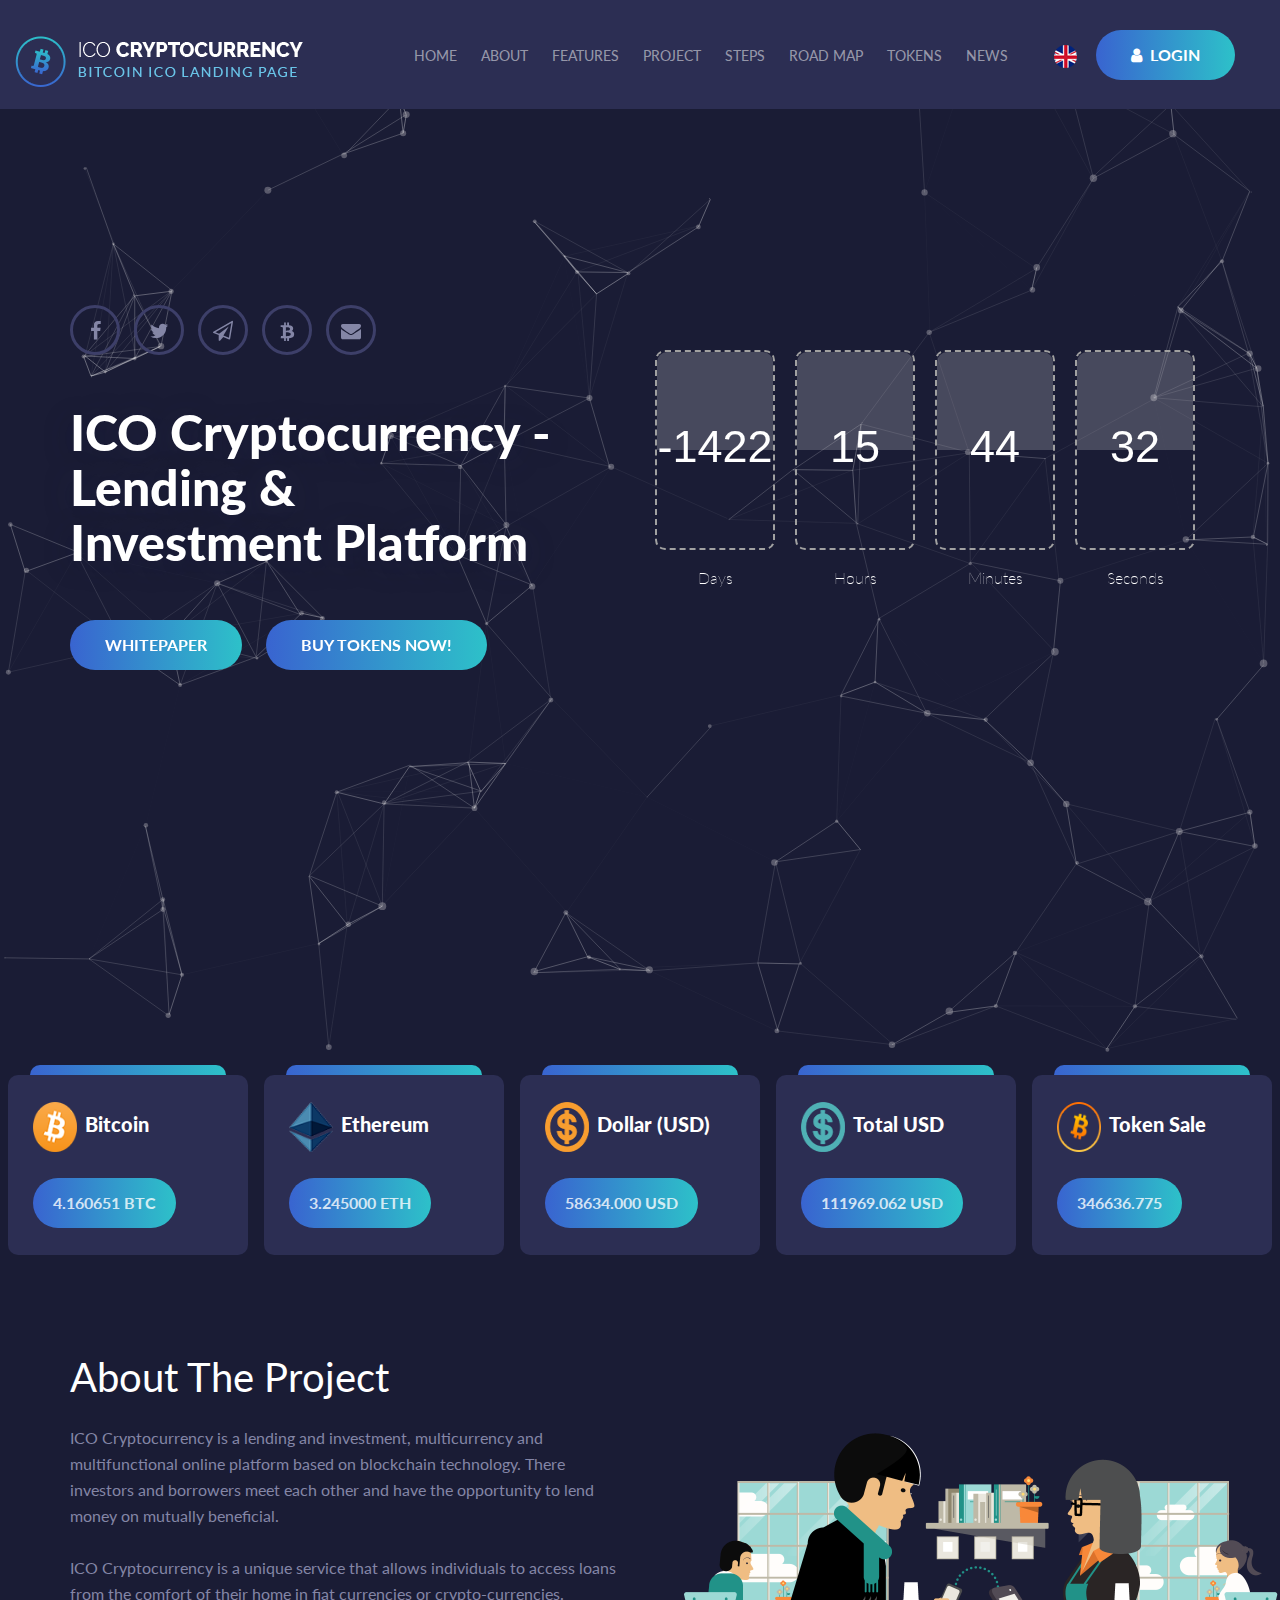
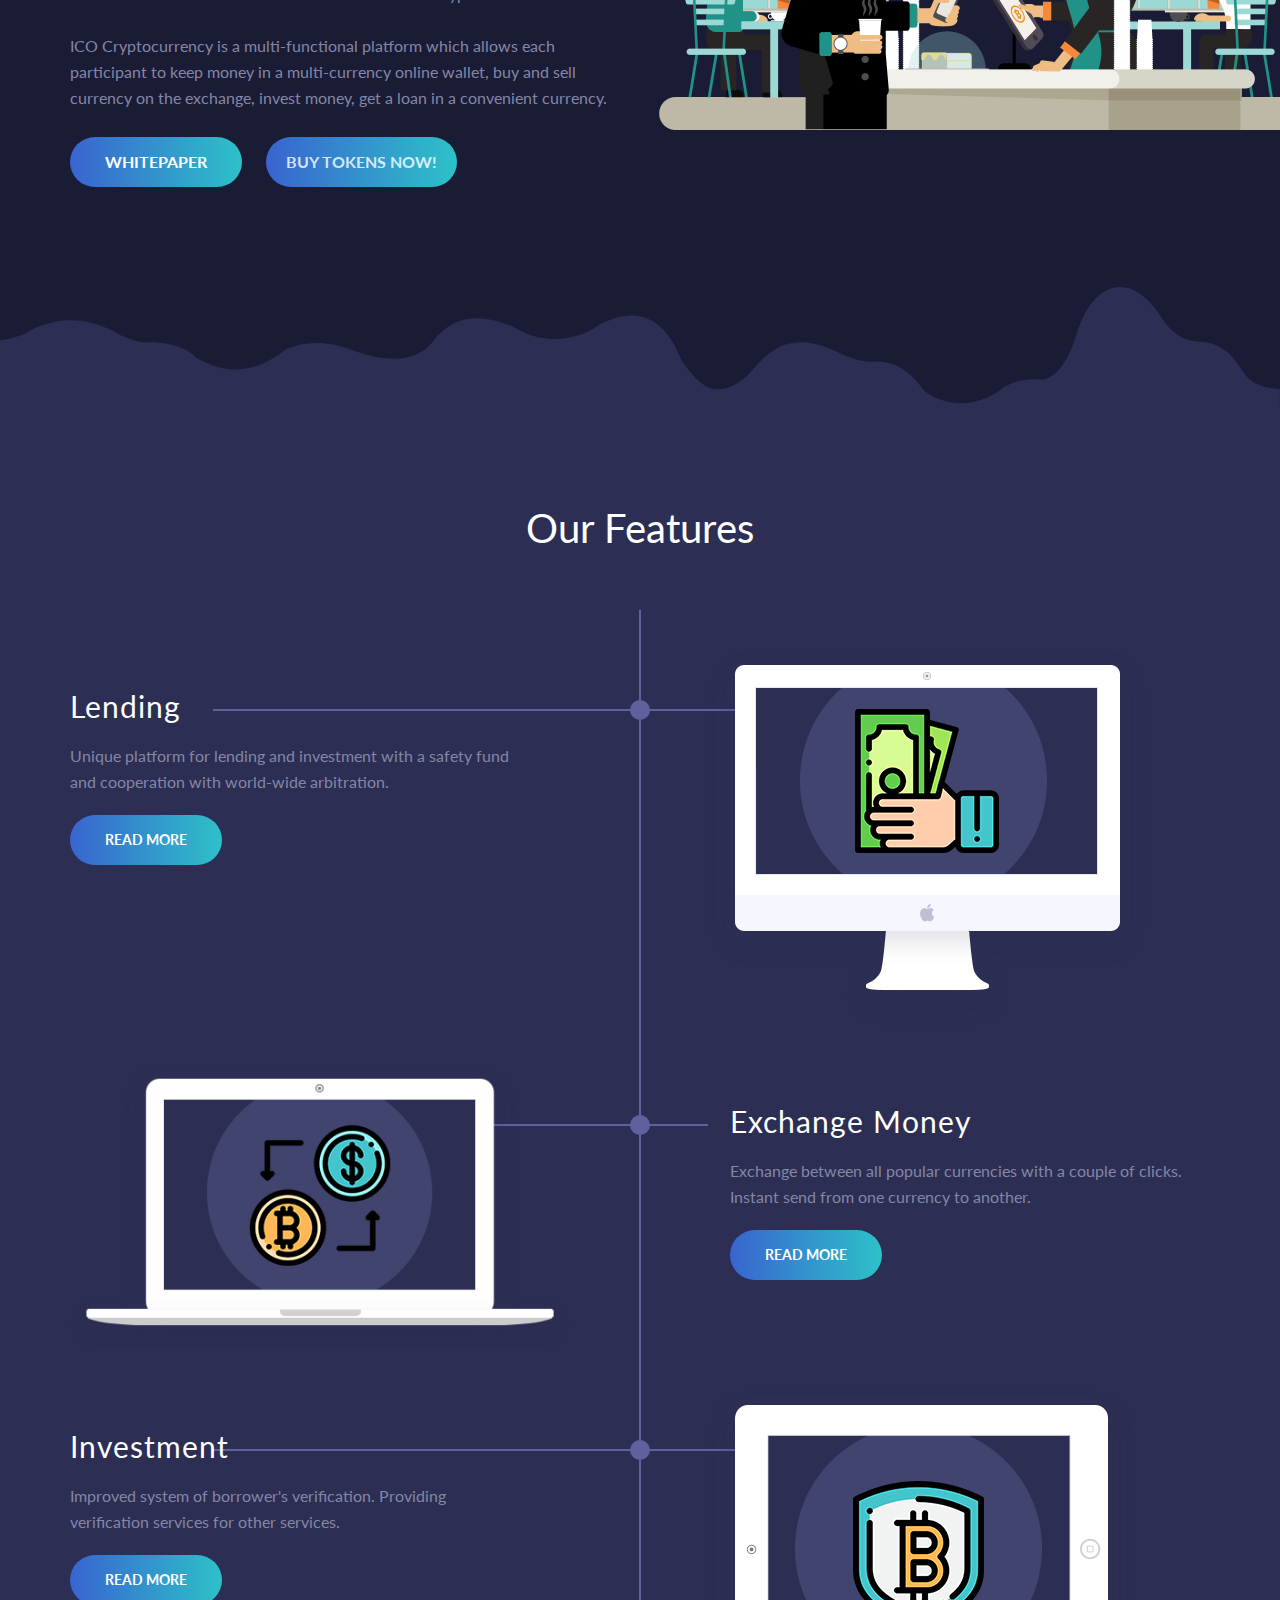
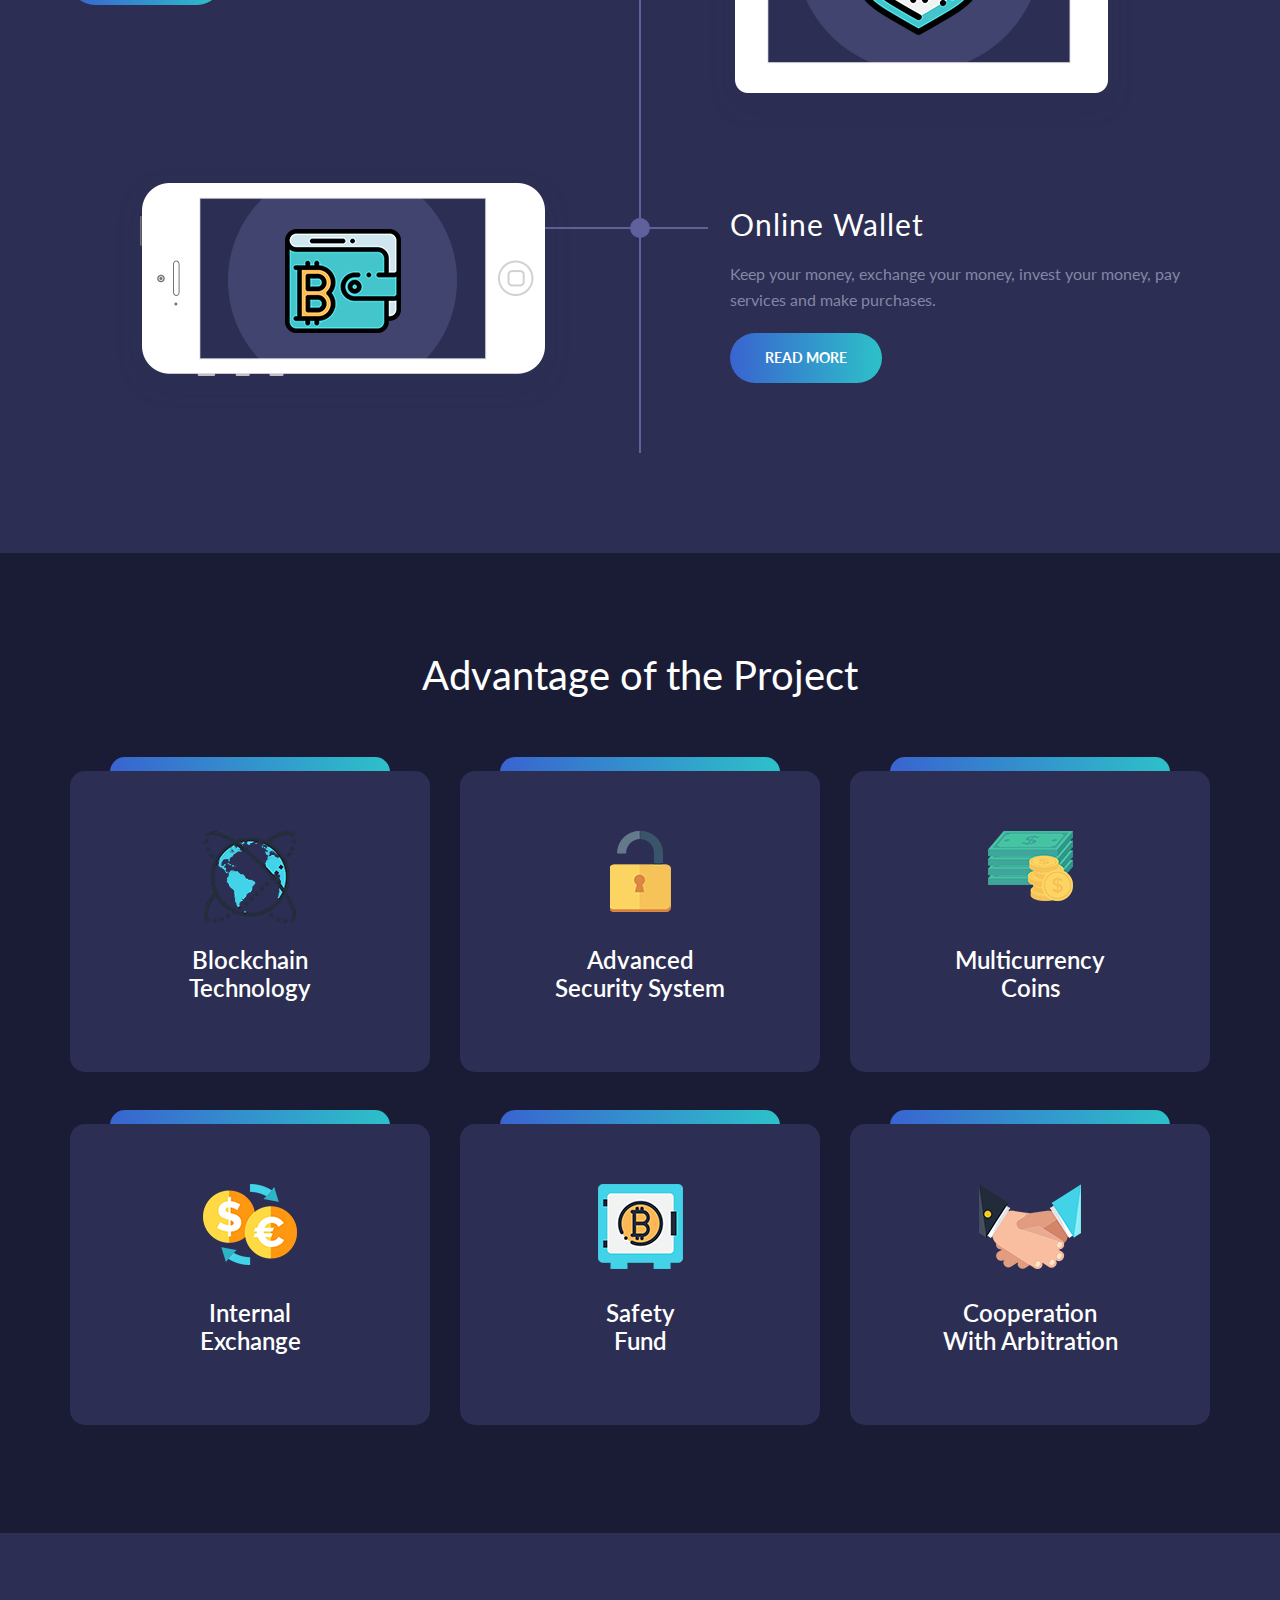
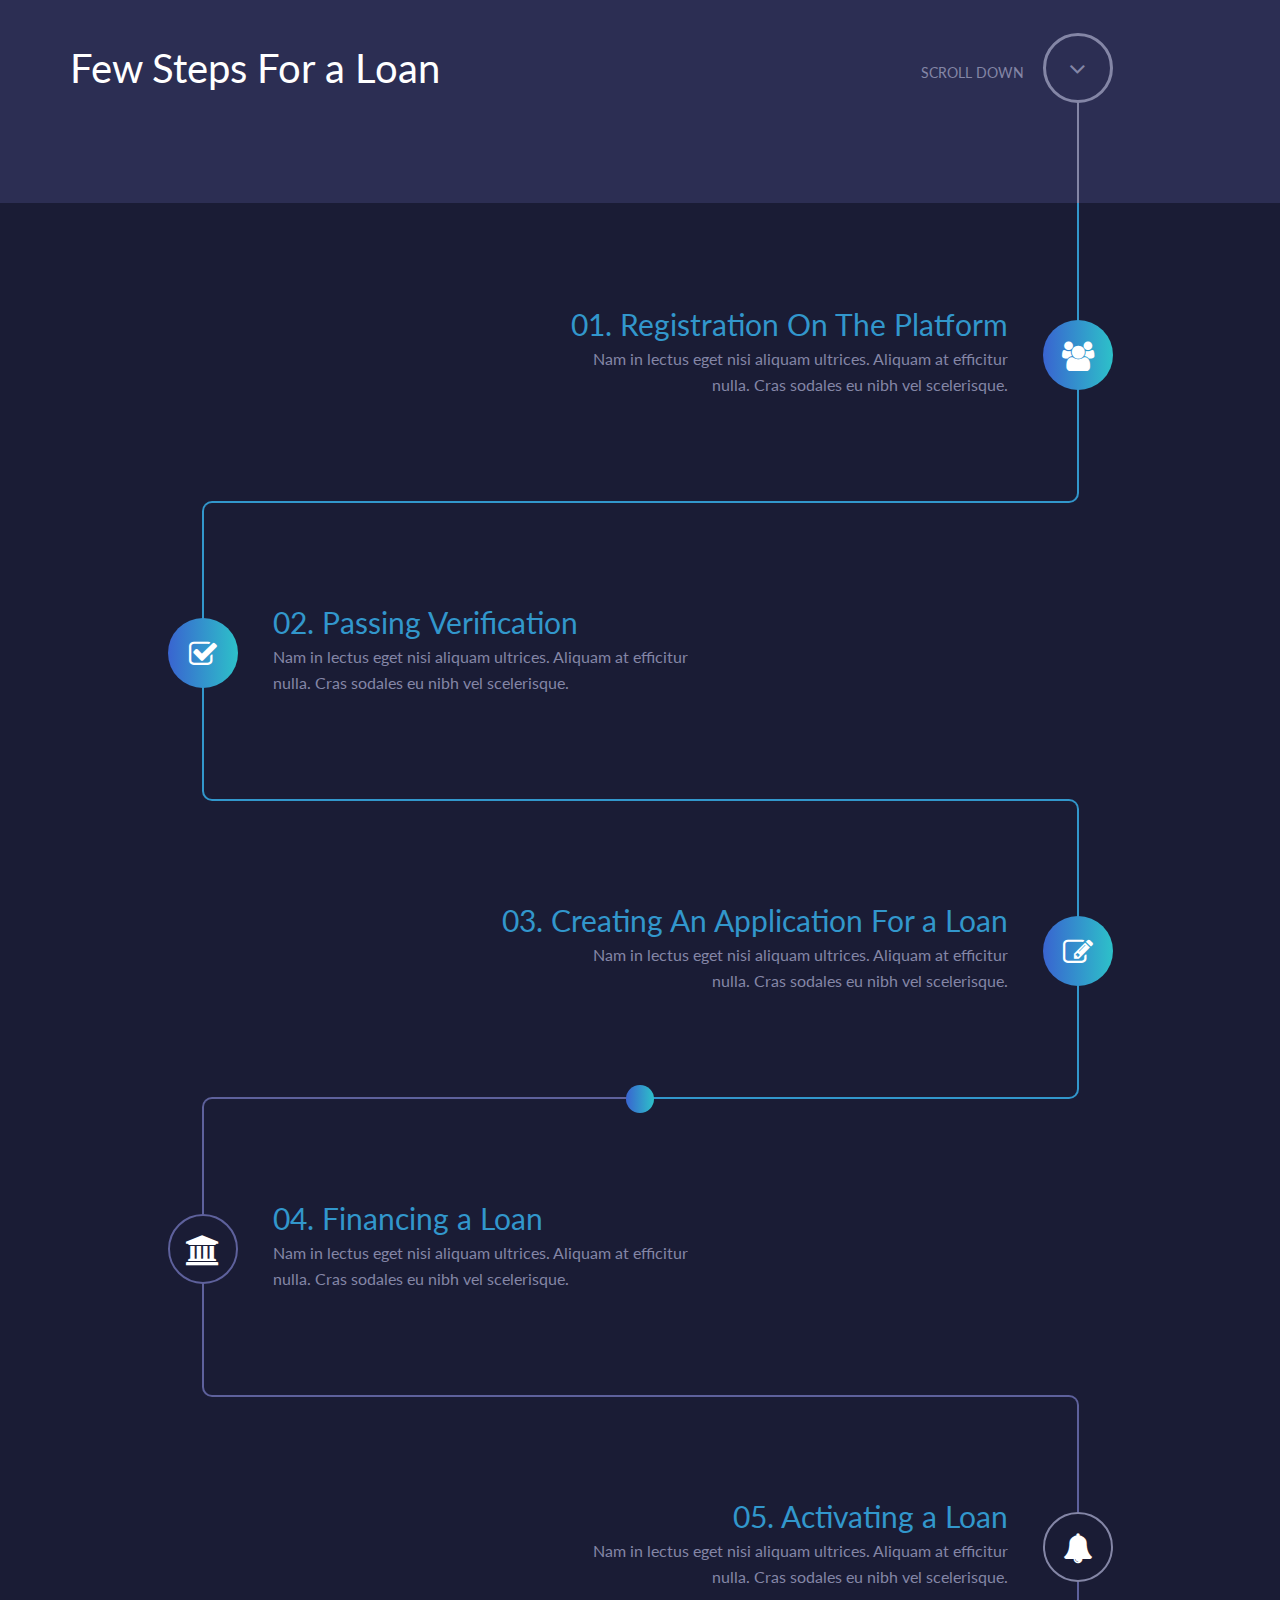
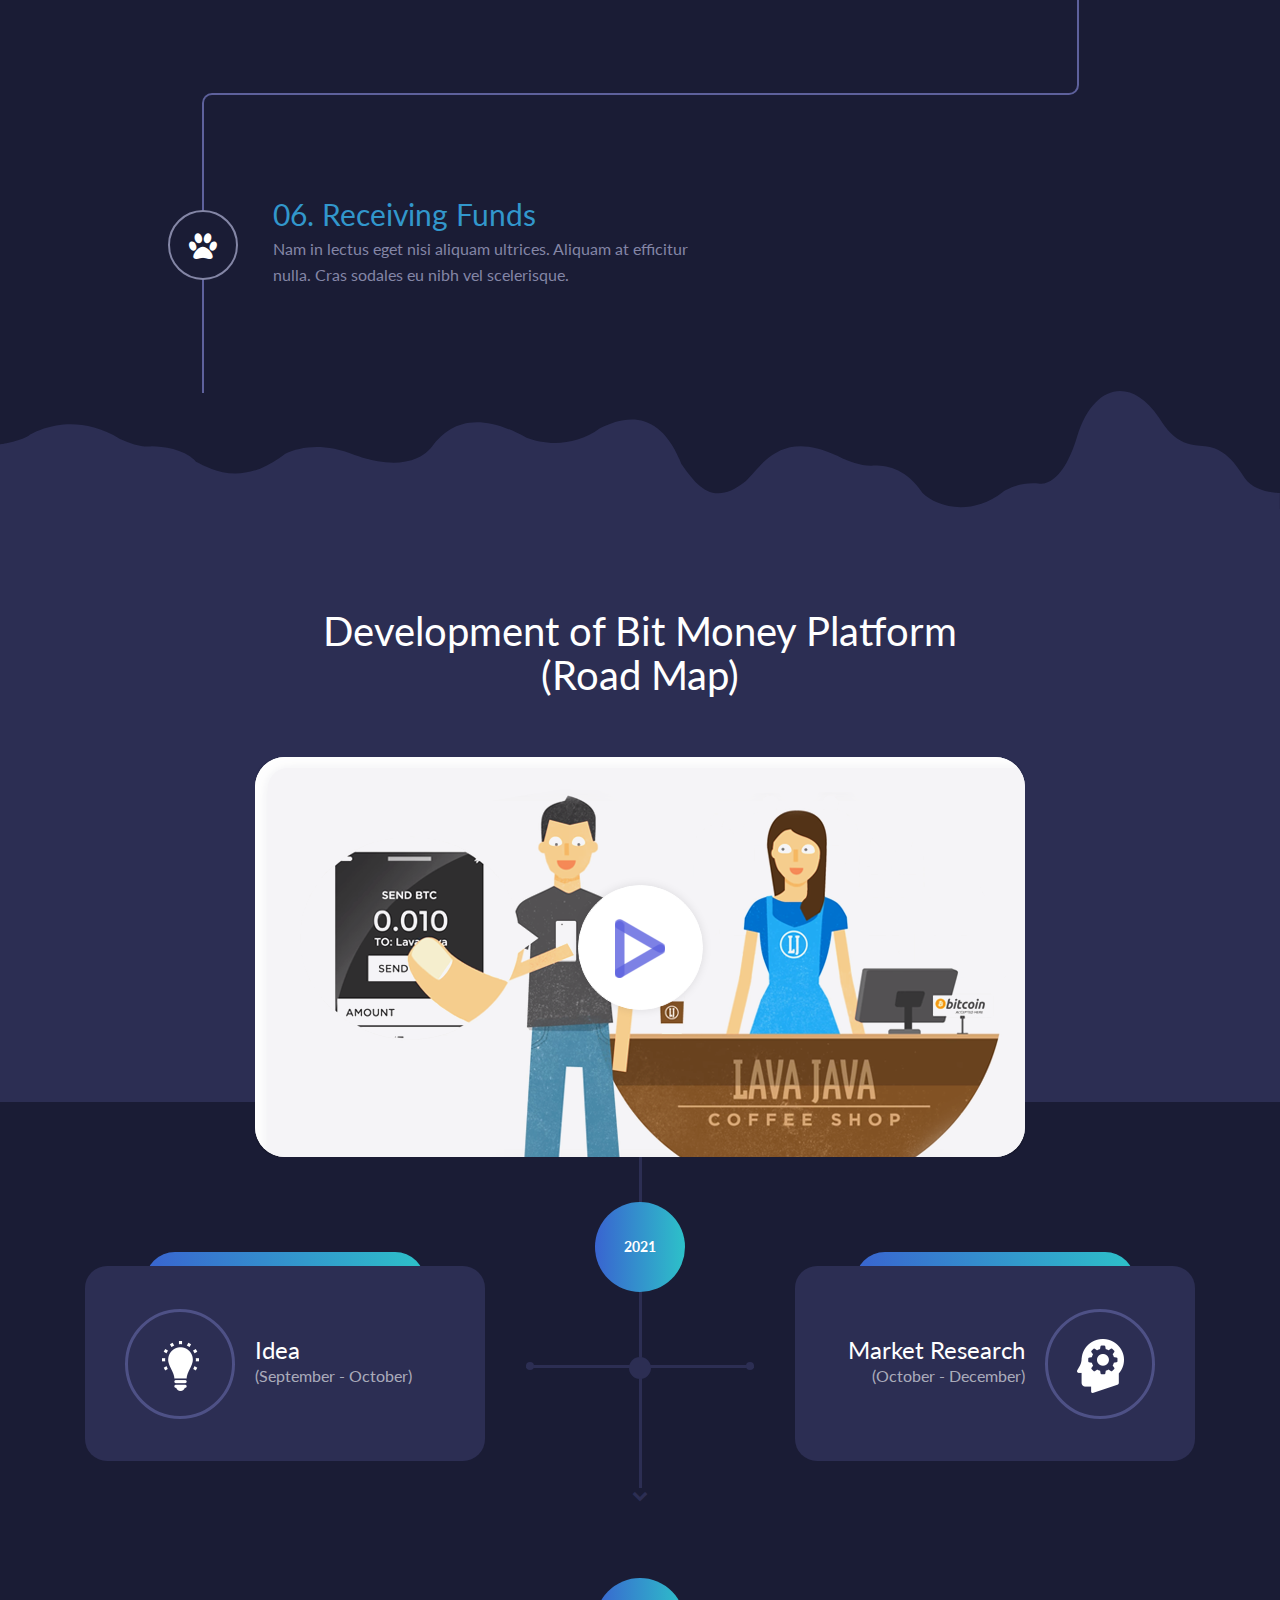
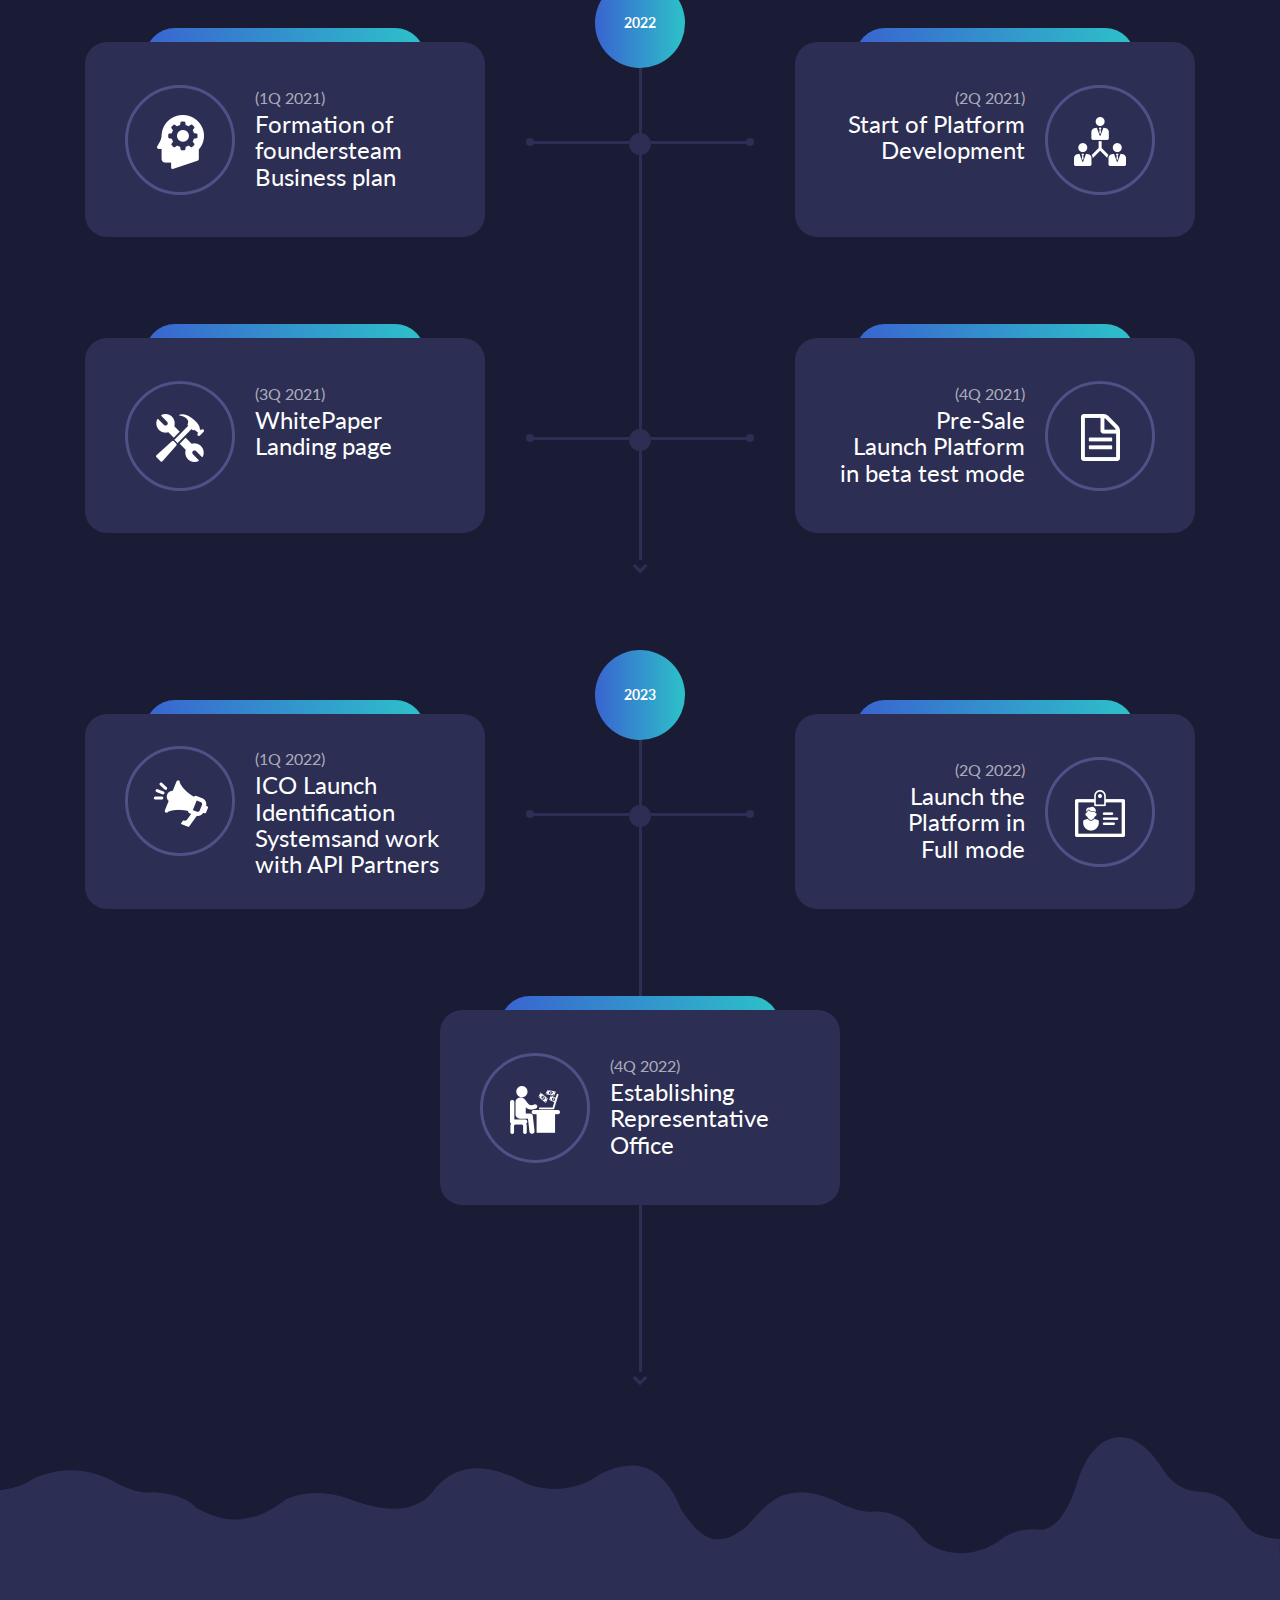
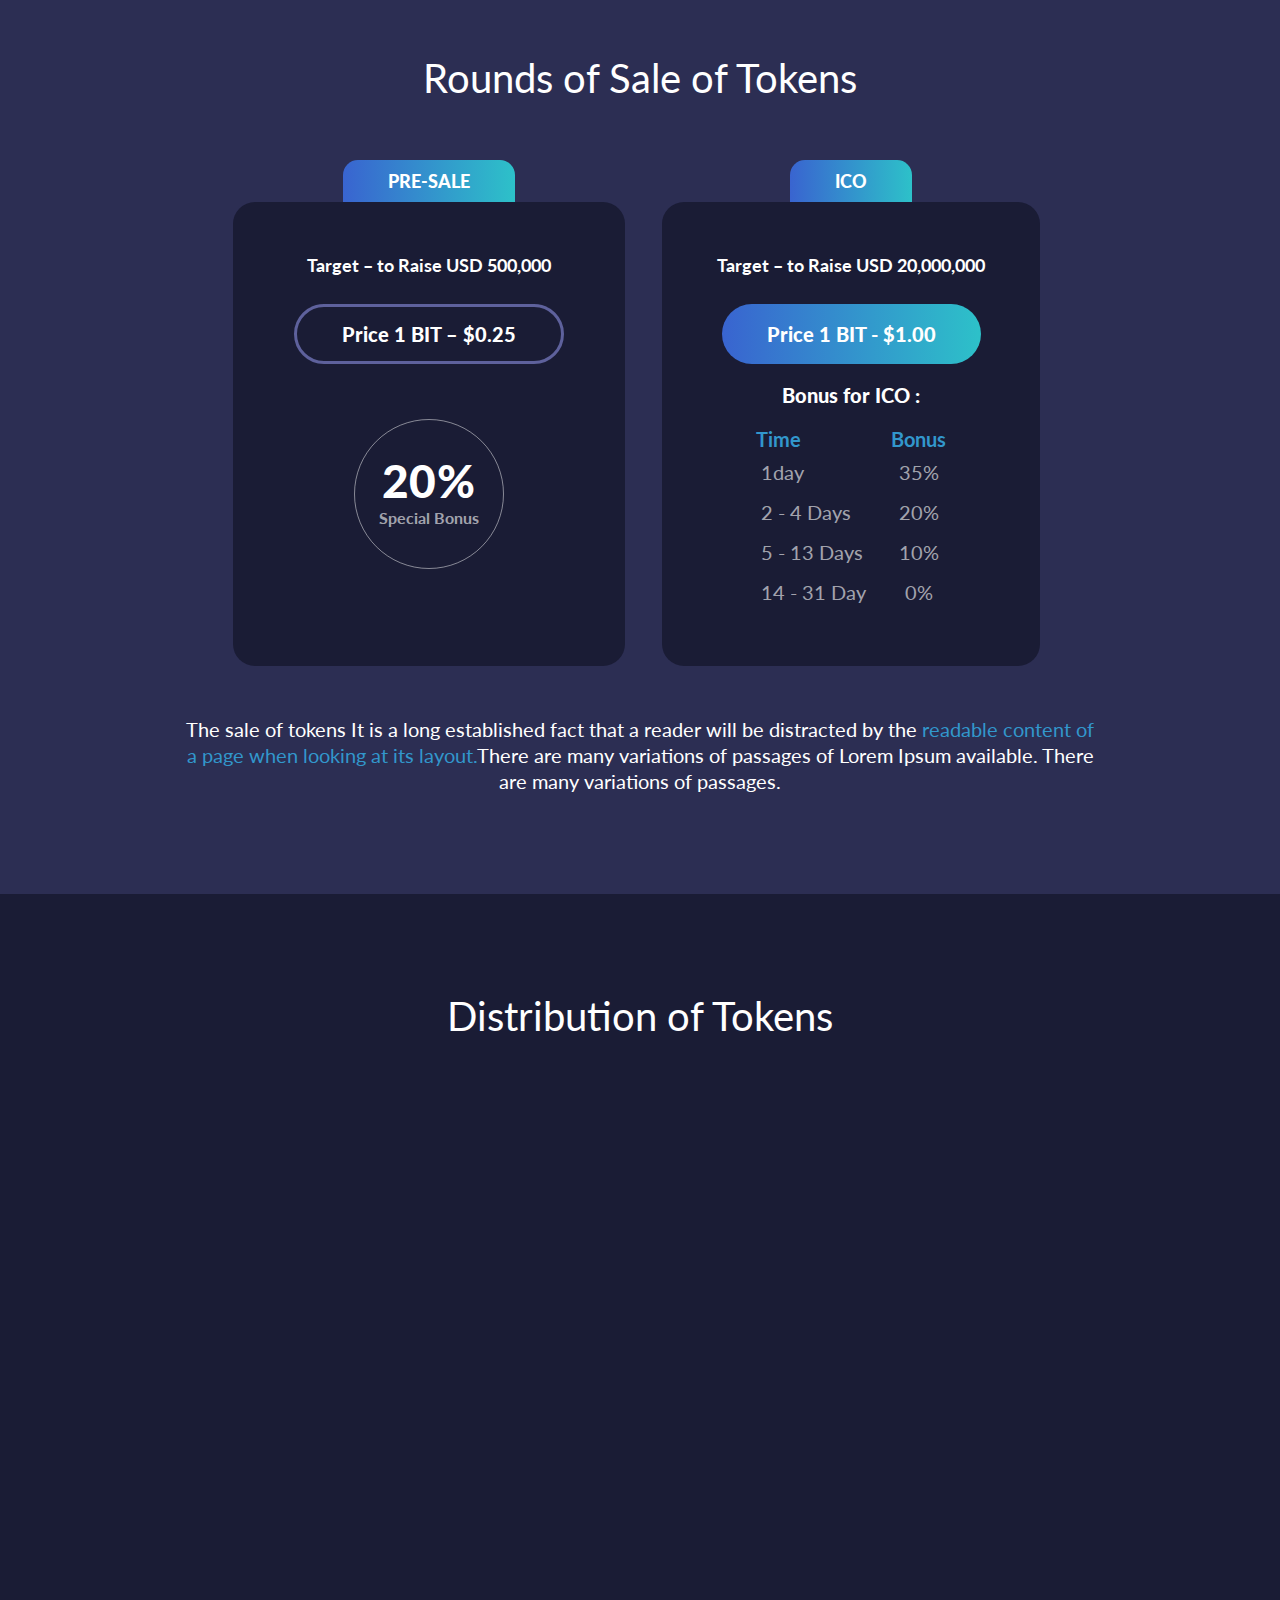
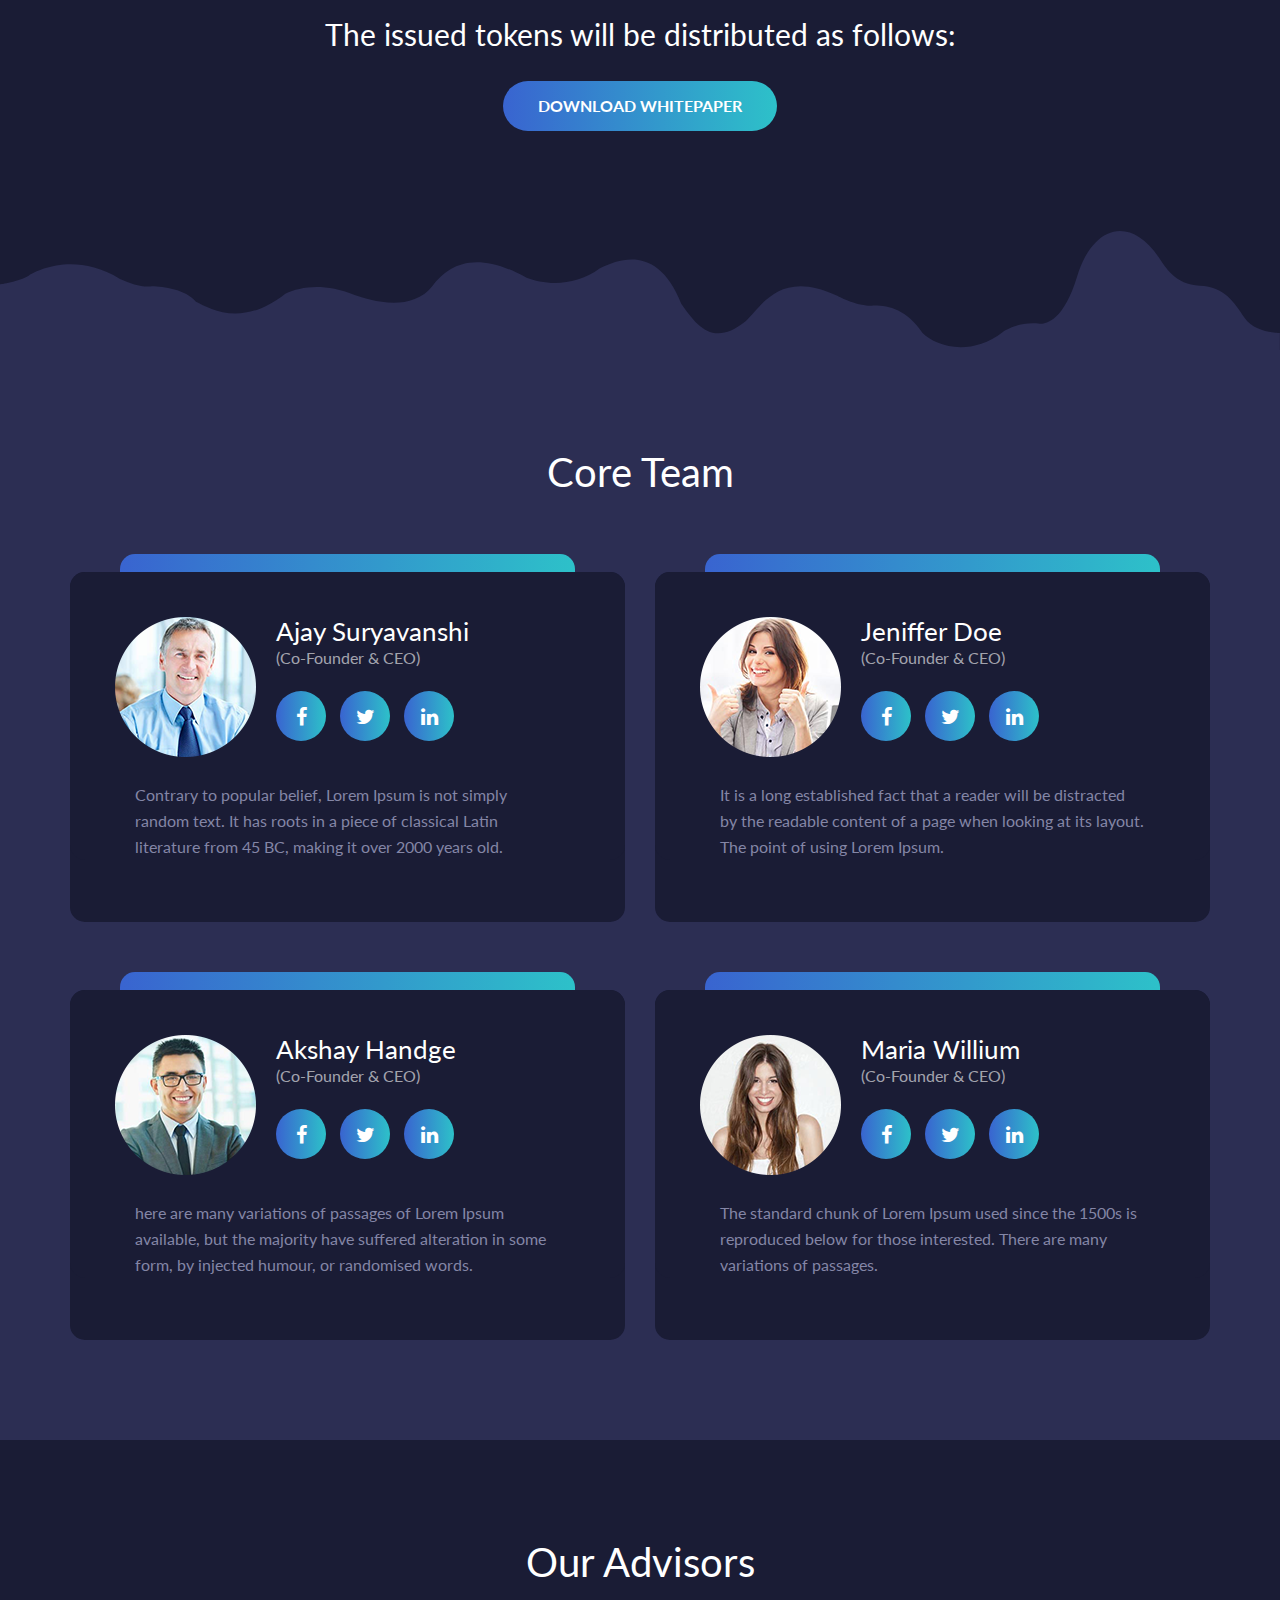
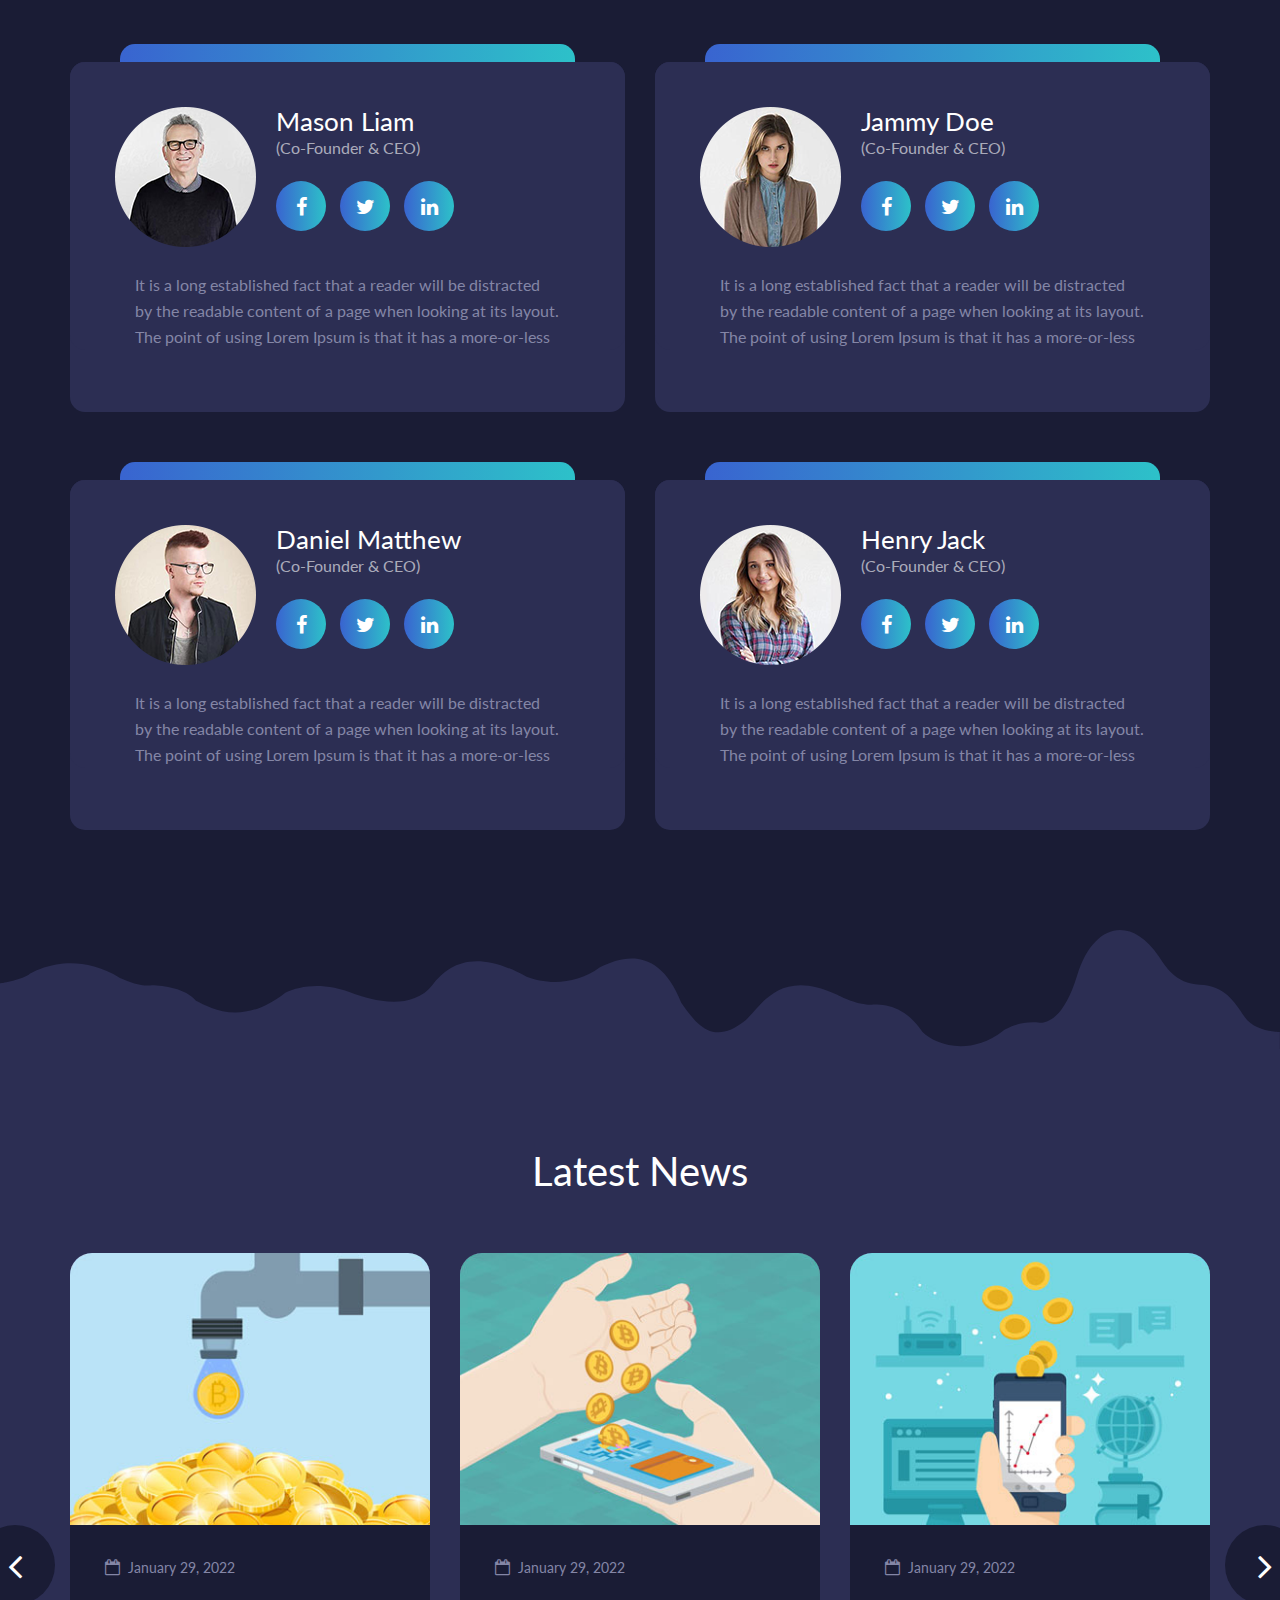
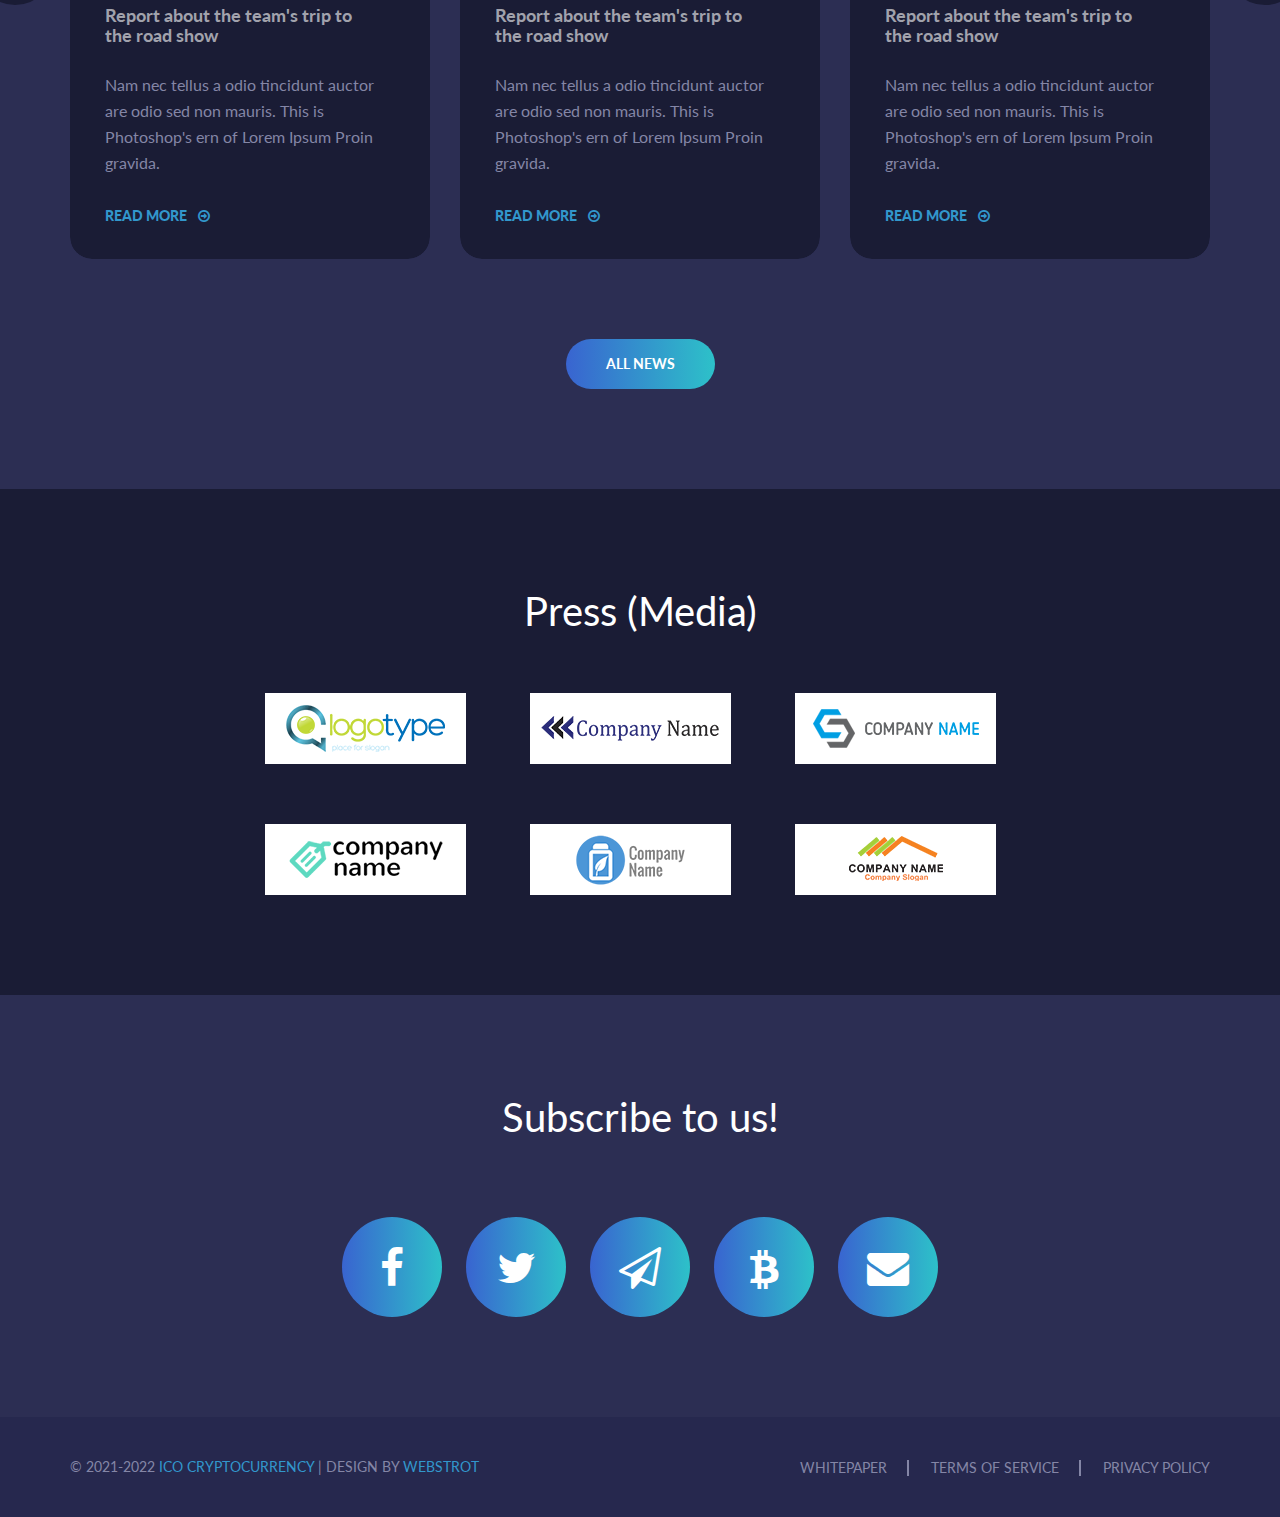
<file: Site/01_Landing Page/index.html>
<!doctype html>
<html class="no-js" lang="">
   <head>
      <meta charset="utf-8">
      <meta http-equiv="x-ua-compatible" content="ie=edge">
      <title>ICO Cryptocurrency - Bitcoin Landing Page Template</title>
      <meta name="description" content="">
      <meta name="viewport" content="width=device-width, initial-scale=1">
      <link rel="apple-touch-icon" href="apple-touch-icon.png">
      <!-- Place favicon.ico in the root directory -->
      <!-- all css here -->
      <!-- bootstrap v3.3.6 css -->
      <link rel="stylesheet" href="css/bootstrap.min.css">
      <!-- animate css -->
      <link rel="stylesheet" href="css/animate.css">
      <!-- jquery-ui.min css -->
      <link rel="stylesheet" href="css/jquery-ui.min.css">
      <!-- meanmenu css -->
      <link rel="stylesheet" href="css/meanmenu.min.css">
      <!-- owl.carousel css -->
      <link rel="stylesheet" href="css/owl.carousel.min.css">
      <!-- bxslider css -->
      <!--flaticon css -->
      <link rel="stylesheet" href="css/flaticon.css">
      <!-- font-awesome css -->
      <link rel="stylesheet" href="css/font-awesome.min.css">
      <link href="css/video-js.css" rel="stylesheet">
      <!-- style css -->
      <link rel="stylesheet" href="style.css">
      <!-- responsive css -->
      <link rel="stylesheet" href="css/responsive.css">
      <!-- modernizr css -->
      <script src="js/vendor/modernizr-2.8.3.min.js"></script>
   </head>
   <body>
      <!-- preloader Start -->
      <div id="preloader">
         <div id="status"><img src="images/banner/loader.gif" id="preloader_image" alt="loader">
         </div>
      </div>
      <!--Header area start here-->
      <div section-scroll='0' class="wd_scroll_wrap">
         <header class="gc_main_menu_wrapper">
            <div class="container-fluid">
               <div class="row">
                  <div class="col-lg-3 col-md-3 col-sm-12 col-xs-6">
                     <div class="logo-area">
                        <a href="index.html"><img src="images/logo/logo.png" alt="logo"/></a>
                     </div>
                  </div>
                  <!-- Mobile Menu  Start -->
                  <div class="col-lg-9 col-md-9 col-sm-12 col-xs-6">
                     <div class="menu-area  hidden-xs">
                        <nav class="wd_single_index_menu btc_main_menu">
                           <ul>
                              <li><a href="0">Home</a></li>
                              <li><a href="1">About</a></li>
                              <li><a href="2">Features</a></li>
                              <li><a href="3">Project</a></li>
                              <li><a href="4">Steps</a></li>
                              <li><a href="5">Road Map</a></li>
                              <li><a href="6">Tokens</a></li>
                              <li><a href="7">News</a></li>
                           </ul>
                        </nav>
                        <div class="language">
                           <span class="lng-in"><img src="images/icons/12.png" alt=""/></span>
                           <ul class="lng-out">
                              <li><img src="images/icons/12.png" alt=""/></li>
                              <li><img src="images/icons/12.png" alt=""/></li>
                           </ul>
                        </div>
                        <div class="login-btn">
                           <a href="#" class="btn1"><i class="fa fa-user"></i><span>Login</span></a>
                        </div>
                     </div>
                     <!-- mobile menu area start -->
                     <div class="rp_mobail_menu_main_wrapper visible-xs">
                        <div class="row">
                           <div class="col-xs-12">
                              <div id="toggle">
                                 <svg xmlns="http://www.w3.org/2000/svg" xmlns:xlink="http://www.w3.org/1999/xlink" version="1.1" id="Capa_1" x="0px" y="0px" viewBox="0 0 31.177 31.177" style="enable-background:new 0 0 31.177 31.177;" xml:space="preserve" width="25px" height="25px">
                                    <g>
                                       <g>
                                          <path class="menubar" d="M30.23,1.775H0.946c-0.489,0-0.887-0.398-0.887-0.888S0.457,0,0.946,0H30.23    c0.49,0,0.888,0.398,0.888,0.888S30.72,1.775,30.23,1.775z" fill="#fff"/>
                                       </g>
                                       <g>
                                          <path class="menubar" d="M30.23,9.126H12.069c-0.49,0-0.888-0.398-0.888-0.888c0-0.49,0.398-0.888,0.888-0.888H30.23    c0.49,0,0.888,0.397,0.888,0.888C31.118,8.729,30.72,9.126,30.23,9.126z" fill="#fff"/>
                                       </g>
                                       <g>
                                          <path class="menubar" d="M30.23,16.477H0.946c-0.489,0-0.887-0.398-0.887-0.888c0-0.49,0.398-0.888,0.887-0.888H30.23    c0.49,0,0.888,0.397,0.888,0.888C31.118,16.079,30.72,16.477,30.23,16.477z" fill="#fff"/>
                                       </g>
                                       <g>
                                          <path class="menubar" d="M30.23,23.826H12.069c-0.49,0-0.888-0.396-0.888-0.887c0-0.49,0.398-0.888,0.888-0.888H30.23    c0.49,0,0.888,0.397,0.888,0.888C31.118,23.43,30.72,23.826,30.23,23.826z" fill="#fff"/>
                                       </g>
                                       <g>
                                          <path class="menubar" d="M30.23,31.177H0.946c-0.489,0-0.887-0.396-0.887-0.887c0-0.49,0.398-0.888,0.887-0.888H30.23    c0.49,0,0.888,0.398,0.888,0.888C31.118,30.78,30.72,31.177,30.23,31.177z" fill="#fff"/>
                                       </g>
                                    </g>
                                 </svg>
                              </div>
                           </div>
                        </div>
                        <div id="sidebar">
                           <h1><a href="#">ICO Cryptocurrency</a></h1>
                           <div id="toggle_close">&times;</div>
                           <div id='cssmenu' class="wd_single_index_menu">
                              <ul>
                                 <li><a href="0">Home</a></li>
                                 <li><a href="1">About</a></li>
                                 <li><a href="2">Features</a></li>
                                 <li><a href="3">Project</a></li>
                                 <li><a href="4">Steps</a></li>
                                 <li><a href="5">Road Map</a></li>
                                 <li><a href="6">Tokens</a></li>
                                 <li><a href="7">News</a></li>
                              </ul>
                           </div>
                        </div>
                     </div>
                     <!-- Mobile Menu  End -->
                  </div>
               </div>
            </div>
         </header>
         <!--Header area end here-->
         <!--Slider area start here-->
         <section class="slider-area">
            <canvas>
                <script src="js/three.js"></script>
                <script src="js/Projector.js"></script>
                <script src="js/particles.js"></script>
                <script src="js/CanvasRenderer.js"></script>
                
            </canvas>
            <div id="particles-js">
               <div id="carousel-example-generic" class="carousel slide" data-ride="carousel">
                  <div class="carousel-inner" role="listbox">
                     <div class="item active">
                        <div class="carousel-captions caption-1">
                           <div class="container">
                              <div class="row">
                                 <div class="col-lg-6 col-md-6 col-sm-12 col-xs-12">
                                    <div class="slider-content">
                                       <ul>
                                          <li data-animation="animated bounceInDown" class="slider_social_icon1"><a href="#"><i class="fa fa-facebook"></i></a></li>
                                          <li data-animation="animated bounceInDown" class="slider_social_icon2"><a href="#"><i class="fa fa-twitter"></i></a></li>
                                          <li data-animation="animated bounceInDown" class="slider_social_icon3"><a href="#"><i class="fa fa-send-o"></i></a></li>
                                          <li data-animation="animated bounceInDown" class="slider_social_icon4"><a href="#"><i class="fa fa-bitcoin"></i></a></li>
                                          <li data-animation="animated bounceInDown" class="slider_social_icon5"><a href="#"><i class="fa fa-envelope"></i></a></li>
                                       </ul>
                                       <h2 data-animation="animated bounceInLeft">ICO Cryptocurrency - Lending & <br>Investment Platform</h2>
                                       <div class="buttons">
                                          <a href="#" class="btn1" data-animation="animated bounceInUp">WHITEPAPER</a>
                                          <a href="#" class="btn2" data-animation="animated bounceInUp">Buy Tokens Now!</a>
                                       </div>
                                    </div>
                                 </div>
                                 <div class="col-lg-6 col-md-6 col-sm-6 col-xs-12 hidden-xs hidden-sm">
                                    <div class="btc_timer_section_wrapper">
                                       <div id="clockdiv">
                                          <div>
                                             <span class="days"></span>
                                             <div class="smalltext">Days</div>
                                          </div>
                                          <div>
                                             <span class="hours"></span>
                                             <div class="smalltext">Hours</div>
                                          </div>
                                          <div>
                                             <span class="minutes"></span>
                                             <div class="smalltext">Minutes</div>
                                          </div>
                                          <div>
                                             <span class="seconds"></span>
                                             <div class="smalltext">Seconds</div>
                                          </div>
                                       </div>
                                    </div>
                                 </div>
                              </div>
                           </div>
                        </div>
                     </div>
                     <div class="item">
                        <div class="container">
                           <div class="row">
                              <div class="col-lg-6 col-md-6 col-sm-6 col-xs-12">
                                 <div class="slider-content">
                                    <ul>
                                       <li data-animation="animated bounceInDown" class="slider_social_icon1"><a href="#"><i class="fa fa-facebook"></i></a></li>
                                       <li data-animation="animated bounceInDown" class="slider_social_icon2"><a href="#"><i class="fa fa-twitter"></i></a></li>
                                       <li data-animation="animated bounceInDown" class="slider_social_icon3"><a href="#"><i class="fa fa-send-o"></i></a></li>
                                       <li data-animation="animated bounceInDown" class="slider_social_icon4"><a href="#"><i class="fa fa-bitcoin"></i></a></li>
                                       <li data-animation="animated bounceInDown" class="slider_social_icon5"><a href="#"><i class="fa fa-envelope"></i></a></li>
                                    </ul>
                                    <h2 data-animation="animated bounceInLeft">ICO Cryptocurrency - Lending & <br>Investment Platform</h2>
                                    <div class="buttons">
                                       <a href="#" class="btn1" data-animation="animated bounceInUp">WHITEPAPER</a>
                                       <a href="#" class="btn2" data-animation="animated bounceInUp">Buy Tokens Now!</a>
                                    </div>
                                 </div>
                              </div>
                              <div class="col-lg-6 col-md-6 col-sm-6 col-xs-12  hidden-xs hidden-sm">
                                 <div class="btc_timer_section_wrapper">
                                    <div id="clockdiv2">
                                       <div>
                                          <span class="days"></span>
                                          <div class="smalltext">Days</div>
                                       </div>
                                       <div>
                                          <span class="hours"></span>
                                          <div class="smalltext">Hours</div>
                                       </div>
                                       <div>
                                          <span class="minutes"></span>
                                          <div class="smalltext">Minutes</div>
                                       </div>
                                       <div>
                                          <span class="seconds"></span>
                                          <div class="smalltext">Seconds</div>
                                       </div>
                                    </div>
                                 </div>
                              </div>
                           </div>
                        </div>
                     </div>
                     <div class="carousel-nevigation">
                        <a class="prev" href="#carousel-example-generic" role="button" data-slide="prev">
                        <i class="fa fa-angle-left"></i>
                        </a>
                        <a class="next" href="#carousel-example-generic" role="button" data-slide="next">
                        <i class="fa fa-angle-right"></i>
                        </a>
                     </div>
                  </div>
               </div>
            </div>
         </section>
         <!--Slider area end here-->
         <section class="currency-area">
            <div class="container-fliud">
               <div class="row">
                  <div class="col-lg-12 col-md-12 col-sm-12 col-xs-12">
                     <div class="rete-list bt_title">
                        <div class="content">
                           <div class="con">
                              <h2><img src="images/icons/1.png" alt=""><span>Bitcoin</span></h2>
                              <button class="btn3">4.160651 BTC</button> 
                           </div>
                        </div>
                     </div>
                     <div class="rete-list bt_title">
                        <div class="content">
                           <div class="con">
                              <h2><img src="images/icons/2.png" alt=""><span>Ethereum</span></h2>
                              <button class="btn3">3.245000 ETH</button>
                           </div>
                        </div>
                     </div>
                     <div class="rete-list bt_title">
                        <div class="content">
                           <div class="con">
                              <h2><img src="images/icons/3.png" alt=""><span>Dollar (USD)</span></h2>
                              <button class="btn3">58634.000 USD</button>
                           </div>
                        </div>
                     </div>
                     <div class="rete-list bt_title">
                        <div class="content">
                           <div class="con">
                              <h2><img src="images/icons/4.png" alt=""><span>Total USD</span></h2>
                              <button class="btn3">111969.062 USD</button> 
                           </div>
                        </div>
                     </div>
                     <div class="rete-list hidden-md">
                        <div class="content">
                           <div class="con">
                              <h2><img src="images/icons/5.png" alt=""><span>Token Sale</span></h2>
                              <button class="btn3">346636.775</button>
                           </div>
                        </div>
                     </div>
                  </div>
               </div>
            </div>
         </section>
      </div>
      <!--About area start here-->
      <div section-scroll='1' class="wd_scroll_wrap">
         <section class="about-area pd-t70 pd-b100 jarallax bg-img">
            <div class="container">
               <div class="row">
                  <div class="col-lg-6 col-md-6 col-sm-12 col-xs-12">
                     <div class="about-content">
                        <h2 class="f-40 fw-400">About The Project</h2>
                        <p>ICO Cryptocurrency is a lending and investment, multicurrency and multifunctional online platform based on blockchain technology. There investors and borrowers meet each other and have the opportunity to lend money on mutually beneficial.</p>
                        <p>ICO Cryptocurrency is a unique service that allows individuals to access loans from the comfort of their home in fiat currencies or crypto-currencies.</p>
                        <p>ICO Cryptocurrency is a multi-functional platform which allows each participant to keep money in a multi-currency online wallet, buy and sell currency on the exchange, invest money, get a loan in a convenient currency.</p>
                        <div class="buttons">
                           <a href="#" class="btn1">WHITEPAPER</a>
                           <a href="#" class="btn3">Buy Tokens Now!</a>
                        </div>
                     </div>
                  </div>
                  <div class="col-lg-6 col-md-6 col-sm-12 col-xs-12">
                     <div class="about-img">
                        <img src="images/about/1.png" alt=""/>
                     </div>
                  </div>
               </div>
            </div>
         </section>
         <!--About area end here-->
         <div class="sud">
            <svg version="1.1" id="Layer_1" xmlns="http://www.w3.org/2000/svg" xmlns:xlink="http://www.w3.org/1999/xlink" x="0px" y="0px"
               viewBox="0 0 1920 181.1" style="enable-background:new 0 0 1920 181.1;" xml:space="preserve">
               <style type="text/css">
                  .st0{fill-rule:evenodd;clip-rule:evenodd;fill:#2C2E53;}
               </style>
               <g>
                  <path class="st0" d="M0,80c0,0,28.9-4.2,43-13c14.3-9,71-35.7,137,5c17.3,7.7,33.3,13,48,11c17.3,0.3,50.3,4.7,66,23
                     c20.3,9.7,68,40.3,134-12c24-11,59-16.3,104,2c21,7.3,85,27.7,117-14c24-30.7,62.7-55,141-12c26,10.3,72,14.7,110-14
                     c37.7-19,89.7-29,122,53c23,32.7,47.7,66.3,97,26c24-22.7,51-78.3,137-38c0,0,28.3,15.7,52,15c23.7-0.7,50.7,4.3,76,41
                     c19.7,19.7,71,36.7,121-2c0,0,22.3-16,55-12c0,0,32.7,6.7,56-71c23.3-76,79-92,122-29c9.3,13.7,25,42,62,43c37,1,51.7,25.3,67,48
                     c15.3,22.7,51,22.7,53,23v28.1H0V80z"/>
               </g>
            </svg>
         </div>
      </div>
      <div section-scroll='2' class="wd_scroll_wrap">
         <section class="features-area section">
            <div id="features-js">
               <div class="container">
                  <div class="row">
                     <div class="col-lg-12 col-md-12 col-sm-12 col-xs-12">
                        <div class="section-heading2">
                           <h2>Our Features</h2>
                        </div>
                     </div>
                  </div>
                  <div class="row">
                     <div class="col-lg-12 col-md-12 col-sm-12 col-xs-12">
                        <div class="featured-lists">
                           <ul>
                              <li>
                                 <div class="col-sm-6 pd-0 hidden-xs">
                                    <div class="contents-l mr-b30">
                                       <h2>Lending</h2>
                                       <p>Unique platform for lending and investment with a safety fund <br>and cooperation with world-wide arbitration.</p>
                                       <a href="#" class="btn1">read more</a>
                                    </div>
                                 </div>
                                 <div class="col-sm-6 pd-0">
                                    <div class="imgs-l">
                                       <figure><img src="images/features/1.png" alt=""/></figure>
                                    </div>
                                 </div>
                                 <div class="col-sm-6 pd-0 visible-xs">
                                    <div class="contents-l mr-b30">
                                       <h2>Lending</h2>
                                       <p>Unique platform for lending and investment with a safety fund <br>and cooperation with world-wide arbitration.</p>
                                       <a href="#" class="btn1">read more</a>
                                    </div>
                                 </div>
                              </li>
                              <li class="rl">
                                 <div class="col-sm-6 pd-0 floatright mr-b30 hidden-xs">
                                    <div class="contents-r">
                                       <h2>Exchange Money</h2>
                                       <p>Exchange between all popular currencies with a couple of clicks.<br>Instant send from one currency to another.</p>
                                       <a href="#" class="btn1">read more</a>
                                    </div>
                                 </div>
                                 <div class="col-sm-6 pd-0">
                                    <div class="imgs-r">
                                       <figure><img src="images/features/2.png" alt=""/></figure>
                                    </div>
                                 </div>
                                 <div class="col-sm-6 pd-0 floatright mr-b30 visible-xs">
                                    <div class="contents-r">
                                       <h2>Exchange Money</h2>
                                       <p>Exchange between all popular currencies with a couple of clicks.<br>Instant send from one currency to another.</p>
                                       <a href="#" class="btn1">read more</a>
                                    </div>
                                 </div>
                              </li>
                              <li>
                                 <div class="col-sm-6 pd-0 hidden-xs">
                                    <div class="contents-l mr-b30">
                                       <h2>Investment</h2>
                                       <p>Improved system of borrower's verification. Providing <br>verification services for other services.</p>
                                       <a href="#" class="btn1">read more</a>
                                    </div>
                                 </div>
                                 <div class="col-sm-6 pd-0">
                                    <div class="imgs-l">
                                       <figure><img src="images/features/3.png" alt=""/></figure>
                                    </div>
                                 </div>
                                 <div class="col-sm-6 pd-0 visible-xs">
                                    <div class="contents-l mr-b30">
                                       <h2>Investment</h2>
                                       <p>Improved system of borrower's verification. Providing <br>verification services for other services.</p>
                                       <a href="#" class="btn1">read more</a>
                                    </div>
                                 </div>
                              </li>
                              <li class="rl">
                                 <div class="col-sm-6 pd-0 floatright mr-b30 hidden-xs">
                                    <div class="contents-r">
                                       <h2>Online Wallet</h2>
                                       <p>Keep your money, exchange your money, invest your money, pay<br>services and make purchases.</p>
                                       <a href="#" class="btn1">read more</a>
                                    </div>
                                 </div>
                                 <div class="col-sm-6 pd-0">
                                    <div class="imgs-r">
                                       <figure><img src="images/features/4.png" alt=""/></figure>
                                    </div>
                                 </div>
                                 <div class="col-sm-6 pd-0 floatright mr-b30 visible-xs">
                                    <div class="contents-r">
                                       <h2>Online Wallet</h2>
                                       <p>Keep your money, exchange your money, invest your money, pay<br>services and make purchases.</p>
                                       <a href="#" class="btn1">read more</a>
                                    </div>
                                 </div>
                              </li>
                           </ul>
                        </div>
                     </div>
                  </div>
               </div>
            </div>
         </section>
      </div>
      <div section-scroll='3' class="wd_scroll_wrap">
         <section class="projects bg-img pd-t100 pd-b70 jarallax">
            <div class="container">
               <div class="row">
                  <div class="col-lg-12 col-md-12 col-sm-12 col-xs-12 text-center">
                     <div class="section-heading">
                        <h2>Advantage of the Project</h2>
                     </div>
                  </div>
               </div>
               <div class="row">
                  <div class="col-lg-4 col-md-4 col-sm-6 col-xs-12">
                     <div class="project-list">
                        <div class="content">
                           <span class="icons"><img src="images/icons/6.png" alt=""/></span>
                           <h3>Blockchain <br>Technology</h3>
                        </div>
                     </div>
                  </div>
                  <div class="col-lg-4 col-md-4 col-sm-6 col-xs-12">
                     <div class="project-list">
                        <div class="content">
                           <span class="icons"><img src="images/icons/7.png" alt=""/></span>
                           <h3>Advanced <br>Security System</h3>
                        </div>
                     </div>
                  </div>
                  <div class="col-lg-4 col-md-4 col-sm-6 col-xs-12">
                     <div class="project-list">
                        <div class="content">
                           <span class="icons"><img src="images/icons/8.png" alt=""/></span>
                           <h3>Multicurrency <br>Coins</h3>
                        </div>
                     </div>
                  </div>
                  <div class="col-lg-4 col-md-4 col-sm-6 col-xs-12">
                     <div class="project-list">
                        <div class="content">
                           <span class="icons"><img src="images/icons/9.png" alt=""/></span>
                           <h3>Internal <br>Exchange</h3>
                        </div>
                     </div>
                  </div>
                  <div class="col-lg-4 col-md-4 col-sm-6 col-xs-12">
                     <div class="project-list">
                        <div class="content">
                           <span class="icons"><img src="images/icons/10.png" alt=""/></span>
                           <h3>Safety <br>Fund</h3>
                        </div>
                     </div>
                  </div>
                  <div class="col-lg-4 col-md-4 col-sm-6 col-xs-12">
                     <div class="project-list">
                        <div class="content">
                           <span class="icons"><img src="images/icons/11.png" alt=""/></span>
                           <h3>Cooperation <br>With Arbitration</h3>
                        </div>
                     </div>
                  </div>
               </div>
            </div>
         </section>
      </div>
      <div section-scroll='4' class="wd_scroll_wrap">
         <section class="steps-area section">
            <div id="steps-js">
               <div class="container">
                  <div class="row">
                     <div class="col-lg-11 col-md-11 col-sm-12 col-xs-12">
                        <div class="steps-heading">
                           <h2>Few Steps For a Loan</h2>
                           <div class="right-con">
                              <span>Scroll Down</span>
                              <a data-scroll data-options='{ "speed": 100 }' href="#steps"><i class="fa fa-angle-down"></i></a>
                           </div>
                        </div>
                     </div>
                  </div>
               </div>
            </div>
         </section>
         <section id="steps" class="steps-details bg-mg">
            <div class="container">
               <div class="row">
                  <div class="col-lg-10 col-md-10 col-sm-12 col-xs-12 col-md-offset-1 col-lg-offset-1">
                     <div class="steps-cont">
                        <ul>
                           <li class="l-con">
                              <div class="cont">
                                 <h2>01. Registration On The Platform</h2>
                                 <p>Nam in lectus eget nisi aliquam ultrices. Aliquam at efficitur <br>nulla. Cras sodales eu nibh vel scelerisque. </p>
                              </div>
                              <span><i class="fa fa-users"></i></span>
                           </li>
                           <li class="r-con">
                              <div class="cont">
                                 <h2>02. Passing Verification</h2>
                                 <p>Nam in lectus eget nisi aliquam ultrices. Aliquam at efficitur <br>nulla. Cras sodales eu nibh vel scelerisque. </p>
                              </div>
                              <span><i class="fa fa-check-square-o"></i></span>
                           </li>
                           <li class="l-con">
                              <div class="cont">
                                 <h2>03. Creating An Application For a Loan</h2>
                                 <p>Nam in lectus eget nisi aliquam ultrices. Aliquam at efficitur <br>nulla. Cras sodales eu nibh vel scelerisque. </p>
                              </div>
                              <span><i class="fa fa-edit "></i></span>
                              <div class="mid-icons"></div>
                           </li>
                           <li class="r-con">
                              <div class="cont">
                                 <h2>04. Financing a Loan</h2>
                                 <p>Nam in lectus eget nisi aliquam ultrices. Aliquam at efficitur <br>nulla. Cras sodales eu nibh vel scelerisque. </p>
                              </div>
                              <span><i class="fa fa-university"></i></span>
                           </li>
                           <li class="l-con">
                              <div class="cont">
                                 <h2>05. Activating a Loan</h2>
                                 <p>Nam in lectus eget nisi aliquam ultrices. Aliquam at efficitur <br>nulla. Cras sodales eu nibh vel scelerisque. </p>
                              </div>
                              <span><i class="fa fa-bell"></i></span>
                           </li>
                           <li class="r-con">
                              <div class="cont">
                                 <h2>06. Receiving Funds</h2>
                                 <p>Nam in lectus eget nisi aliquam ultrices. Aliquam at efficitur <br>nulla. Cras sodales eu nibh vel scelerisque. </p>
                              </div>
                              <span><i class="fa fa-paw"></i></span>
                           </li>
                        </ul>
                     </div>
                  </div>
               </div>
            </div>
         </section>
         <div class="sud">
            <svg version="1.1" id="Layer_1" xmlns="http://www.w3.org/2000/svg" xmlns:xlink="http://www.w3.org/1999/xlink" x="0px" y="0px"
               viewBox="0 0 1920 181.1" style="enable-background:new 0 0 1920 181.1;" xml:space="preserve">
               <style type="text/css">
                  .st0{fill-rule:evenodd;clip-rule:evenodd;fill:#2C2E53;}
               </style>
               <g>
                  <path class="st0" d="M0,80c0,0,28.9-4.2,43-13c14.3-9,71-35.7,137,5c17.3,7.7,33.3,13,48,11c17.3,0.3,50.3,4.7,66,23
                     c20.3,9.7,68,40.3,134-12c24-11,59-16.3,104,2c21,7.3,85,27.7,117-14c24-30.7,62.7-55,141-12c26,10.3,72,14.7,110-14
                     c37.7-19,89.7-29,122,53c23,32.7,47.7,66.3,97,26c24-22.7,51-78.3,137-38c0,0,28.3,15.7,52,15c23.7-0.7,50.7,4.3,76,41
                     c19.7,19.7,71,36.7,121-2c0,0,22.3-16,55-12c0,0,32.7,6.7,56-71c23.3-76,79-92,122-29c9.3,13.7,25,42,62,43c37,1,51.7,25.3,67,48
                     c15.3,22.7,51,22.7,53,23v28.1H0V80z"/>
               </g>
            </svg>
         </div>
      </div>
      <div section-scroll='5' class="wd_scroll_wrap">
         <section class="video-area section">
            <div id="video-js">
               <div class="container">
                  <div class="row">
                     <div class="col-lg-12 col-md-12 col-sm-12 col-xs-12">
                        <div class="videos-heding">
                           <h2>Development of Bit Money Platform<br>(Road Map)</h2>
                           <div class="videos-box">
                              <video id="my-video" class="video-js" controls preload="auto" width="770" height="400"
                                 poster="images/video/1.png" data-setup='{ "techOrder": ["youtube"], "sources": [{ "type": "video/youtube", "src": "https://youtu.be/Gc2en3nHxA4"}], "youtube": { "customVars": { "wmode": "transparent" } } }'>
                              </video>
                           </div>
                        </div>
                     </div>
                  </div>
               </div>
            </div>
         </section>
         <div class="wd_scroll_wrap">
            <section class="video-des bg-img ">
               <div class="container">
                  <div class="row">
                     <div class="col-lg-12 col-md-12 col-sm-12 col-xs-12">
                        <div class="deslidt">
                           <ul>
                              <li>
                                 <span class="years"><span class="con">2021</span></span>
                                 <div class="serials">
                                    <span class="cre"></span>
                                    <div class="col-sm-6 col-xs-12 left-con">
                                       <div class="box-con">
                                          <div class="dbox">
                                             <div class="dleft">
                                                <div class="imgs"><img src="images/video/2.png" alt=""/></div>
                                             </div>
                                             <div class="dright">
                                                <div class="content">
                                                   <h3>Idea</h3>
                                                   <p>(September - October)</p>
                                                </div>
                                             </div>
                                          </div>
                                       </div>
                                    </div>
                                    <div class="col-sm-6 col-xs-12 right-con">
                                       <div class="box-con">
                                          <div class="dbox">
                                             <div class="dleft">
                                                <div class="content">
                                                   <h3>Market Research</h3>
                                                   <p>(October - December)</p>
                                                </div>
                                             </div>
                                             <div class="dright">
                                                <div class="imgs"><img src="images/video/3.png" alt=""/></div>
                                             </div>
                                          </div>
                                       </div>
                                    </div>
                                 </div>
                              </li>
                              <li>
                                 <span class="years"><span class="con">2022</span></span>
                                 <div class="serials">
                                    <span class="cre"></span>
                                    <div class="col-sm-6 col-xs-12 left-con">
                                       <div class="box-con">
                                          <div class="dbox">
                                             <div class="dleft">
                                                <div class="imgs"><img src="images/video/3.png" alt=""/></div>
                                             </div>
                                             <div class="dright">
                                                <div class="content">
                                                   <p>(1Q 2021)</p>
                                                   <h3>Formation of foundersteam Business plan</h3>
                                                </div>
                                             </div>
                                          </div>
                                       </div>
                                    </div>
                                    <div class="col-sm-6 col-xs-12 right-con">
                                       <div class="box-con">
                                          <div class="dbox">
                                             <div class="dleft">
                                                <div class="content">
                                                   <p>(2Q 2021)</p>
                                                   <h3>Start of Platform<br> Development</h3>
                                                </div>
                                             </div>
                                             <div class="dright">
                                                <div class="imgs"><img src="images/video/4.png" alt=""/></div>
                                             </div>
                                          </div>
                                       </div>
                                    </div>
                                 </div>
                                 <div class="serials">
                                    <span class="cre"></span>
                                    <div class="col-sm-6 col-xs-12 left-con">
                                       <div class="box-con">
                                          <div class="dbox">
                                             <div class="dleft">
                                                <div class="imgs"><img src="images/video/5.png" alt=""/></div>
                                             </div>
                                             <div class="dright">
                                                <div class="content">
                                                   <p>(3Q 2021)</p>
                                                   <h3>WhitePaper<br> Landing page</h3>
                                                </div>
                                             </div>
                                          </div>
                                       </div>
                                    </div>
                                    <div class="col-sm-6 col-xs-12 right-con">
                                       <div class="box-con">
                                          <div class="dbox">
                                             <div class="dleft">
                                                <div class="content">
                                                   <p>(4Q 2021)</p>
                                                   <h3>Pre-Sale<br>Launch Platform<br>in beta test mode</h3>
                                                </div>
                                             </div>
                                             <div class="dright">
                                                <div class="imgs"><img src="images/video/6.png" alt=""/></div>
                                             </div>
                                          </div>
                                       </div>
                                    </div>
                                 </div>
                              </li>
                              <li>
                                 <span class="years"><span class="con">2023</span></span>
                                 <div class="serials">
                                    <span class="cre"></span>
                                    <div class="col-sm-6 col-xs-12 left-con">
                                       <div class="box-con">
                                          <div class="dbox">
                                             <div class="dleft">
                                                <div class="imgs"><img src="images/video/7.png" alt=""/></div>
                                             </div>
                                             <div class="dright">
                                                <div class="content">
                                                   <p>(1Q 2022)</p>
                                                   <h3>ICO Launch<br>Identification<br>Systemsand work<br>with API Partners</h3>
                                                </div>
                                             </div>
                                          </div>
                                       </div>
                                    </div>
                                    <div class="col-sm-6 col-xs-12 right-con">
                                       <div class="box-con">
                                          <div class="dbox">
                                             <div class="dleft">
                                                <div class="content">
                                                   <p>(2Q 2022)</p>
                                                   <h3>Launch the<br>Platform in<br>Full mode</h3>
                                                </div>
                                             </div>
                                             <div class="dright">
                                                <div class="imgs"><img src="images/video/8.png" alt=""/></div>
                                             </div>
                                          </div>
                                       </div>
                                    </div>
                                 </div>
                                 <div class="serials">
                                    <div class="col-sm-12 col-xs-12 center-con">
                                       <div class="box-con">
                                          <div class="dbox">
                                             <div class="dleft">
                                                <div class="imgs"><img src="images/video/9.png" alt=""/></div>
                                             </div>
                                             <div class="dright">
                                                <div class="content">
                                                   <p>(4Q 2022)</p>
                                                   <h3>Establishing<br>Representative<br>Office</h3>
                                                </div>
                                             </div>
                                          </div>
                                       </div>
                                    </div>
                                 </div>
                        </div>
                        </ul>
                     </div>
                  </div>
               </div>
            </section>
            <div class="sud">
               <svg version="1.1" id="Layer_1" xmlns="http://www.w3.org/2000/svg" xmlns:xlink="http://www.w3.org/1999/xlink" x="0px" y="0px"
                  viewBox="0 0 1920 181.1" style="enable-background:new 0 0 1920 181.1;" xml:space="preserve">
                  <style type="text/css">
                     .st0{fill-rule:evenodd;clip-rule:evenodd;fill:#2C2E53;}
                  </style>
                  <g>
                     <path class="st0" d="M0,80c0,0,28.9-4.2,43-13c14.3-9,71-35.7,137,5c17.3,7.7,33.3,13,48,11c17.3,0.3,50.3,4.7,66,23
                        c20.3,9.7,68,40.3,134-12c24-11,59-16.3,104,2c21,7.3,85,27.7,117-14c24-30.7,62.7-55,141-12c26,10.3,72,14.7,110-14
                        c37.7-19,89.7-29,122,53c23,32.7,47.7,66.3,97,26c24-22.7,51-78.3,137-38c0,0,28.3,15.7,52,15c23.7-0.7,50.7,4.3,76,41
                        c19.7,19.7,71,36.7,121-2c0,0,22.3-16,55-12c0,0,32.7,6.7,56-71c23.3-76,79-92,122-29c9.3,13.7,25,42,62,43c37,1,51.7,25.3,67,48
                        c15.3,22.7,51,22.7,53,23v28.1H0V80z"/>
                  </g>
               </svg>
            </div>
         </div>
      </div>
      <div section-scroll='6' class="wd_scroll_wrap">
         <section class="tokens-area section">
            <div id="token-js">
               <div class="container">
                  <div class="row">
                     <div class="col-lg-12 col-md-12 col-sm-12 col-xs-12">
                        <div class="section-heading2">
                           <h2>Rounds of Sale of Tokens</h2>
                        </div>
                     </div>
                     <div class="col-lg-10 col-md-9 col-sm-12 col-xs-12 col-lg-offset-1 col-md-offset-1">
                        <div class="col-lg-6 col-md-6 col-sm-6 col-xs-12 text-right">
                           <div class="tokens mr-l50">
                              <div class="token-name">Pre-sale</div>
                              <div class="token-body">
                                 <p>Target – to Raise USD 500,000</p>
                                 <button class="left-btn">Price 1 BIT – $0.25</button>
                                 <span class="easypiechart skill-circle">
                                 <span class="percent head-font">20</span><br>
                                 <span class="con">Special Bonus</span>
                                 </span>
                              </div>
                           </div>
                        </div>
                        <div class="col-lg-6 col-md-6 col-sm-6 col-xs-12 text-right">
                           <div class="tokens mr-r50">
                              <div class="token-name">ICO</div>
                              <div class="token-body">
                                 <p>Target – to Raise USD 20,000,000</p>
                                 <button class="right-btn">Price 1 BIT - $1.00</button>
                                 <div class="prices">
                                    <h3 class="f-20">Bonus for ICO :</h3>
                                    <table>
                                       <thead>
                                          <tr>
                                             <th>Time</th>
                                             <th>bonus</th>
                                          </tr>
                                       </thead>
                                       <tbody>
                                          <tr>
                                             <td>1day</td>
                                             <td>35%</td>
                                          </tr>
                                          <tr>
                                             <td>2 - 4 Days </td>
                                             <td>20%</td>
                                          </tr>
                                          <tr>
                                             <td>5 - 13 Days</td>
                                             <td>10%</td>
                                          </tr>
                                          <tr>
                                             <td>14 - 31 Day</td>
                                             <td>0%</td>
                                          </tr>
                                       </tbody>
                                    </table>
                                 </div>
                              </div>
                           </div>
                        </div>
                        <div class="col-lg-12 col-md-12 col-sm-12 col-xs-12 text-center">
                           <p class="token-con">The sale of tokens It is a long established fact that a reader will be distracted by the<span> readable content of a page when looking at its layout.</span>There are many variations of passages of Lorem Ipsum available. There are many variations of passages. </p>
                        </div>
                     </div>
                  </div>
               </div>
            </div>
         </section>
         <section class="token-details section bg-img">
            <div class="container">
               <div class="row">
                  <div class="col-lg-12 col-md-12 col-sm-12 col-xs-12">
                     <div class="section-heading">
                        <h2>Distribution of Tokens</h2>
                     </div>
                  </div>
                  <div class="col-lg-8 col-md-8 col-sm-12 col-xs-12 col-lg-offset-2 col-md-offset-2">
                     <div class="tokes-chart-slider wow animate fadeIn" data-wow-duration="1s" >
                        <div class="cart-list">
                           <div class="chart col-sm-6">
                              <div id="e_chart_3" class="" style="height:400px;"></div>
                              <div class="imgs"><img src="images/icons/l.png" alt=""/></div>
                           </div>
                           <div class="col-sm-6">
                              <div class="label-chatrs">
                                 <div class="lsits">
                                    <span class="clabels-text">85%</span>
                                    <p>For participants of Pre-Sale and ICO</p>
                                 </div>
                                 <div class="lsits">
                                    <span class="clabels-text">8%</span>
                                    <p>Reserved for the team.</p>
                                 </div>
                                 <div class="lsits">
                                    <span class="clabels-text">4%</span>
                                    <p>Reserved for the consultants.</p>
                                 </div>
                                 <div class="lsits">
                                    <span class="clabels-text">3%</span>
                                    <p>Bounty campaign</p>
                                 </div>
                              </div>
                           </div>
                        </div>
                        <div class="cart-list">
                           <div class="chart col-sm-6">
                              <div id="e_chart_2" class="" style="height:400px;"></div>
                              <div class="imgs"><img src="images/icons/l.png" alt=""/></div>
                           </div>
                           <div class="col-sm-6">
                              <div class="label-chatrs">
                                 <div class="lsits">
                                    <span class="clabels-text">85%</span>
                                    <p>For participants of Pre-Sale and ICO</p>
                                 </div>
                                 <div class="lsits">
                                    <span class="clabels-text">8%</span>
                                    <p>Reserved for the team.</p>
                                 </div>
                                 <div class="lsits">
                                    <span class="clabels-text">4%</span>
                                    <p>Reserved for the consultants.</p>
                                 </div>
                                 <div class="lsits">
                                    <span class="clabels-text">3%</span>
                                    <p>Bounty campaign</p>
                                 </div>
                              </div>
                           </div>
                        </div>
                     </div>
                     <div class="contents text-center">
                        <h2>The issued tokens will be distributed as follows:</h2>
                        <a href="#" class="btn1">Download WhitePaper</a>
                     </div>
                  </div>
               </div>
            </div>
         </section>
         <div class="sud">
            <svg version="1.1" id="Layer_1" xmlns="http://www.w3.org/2000/svg" xmlns:xlink="http://www.w3.org/1999/xlink" x="0px" y="0px"
               viewBox="0 0 1920 181.1" style="enable-background:new 0 0 1920 181.1;" xml:space="preserve">
               <style type="text/css">
                  .st0{fill-rule:evenodd;clip-rule:evenodd;fill:#2C2E53;}
               </style>
               <g>
                  <path class="st0" d="M0,80c0,0,28.9-4.2,43-13c14.3-9,71-35.7,137,5c17.3,7.7,33.3,13,48,11c17.3,0.3,50.3,4.7,66,23
                     c20.3,9.7,68,40.3,134-12c24-11,59-16.3,104,2c21,7.3,85,27.7,117-14c24-30.7,62.7-55,141-12c26,10.3,72,14.7,110-14
                     c37.7-19,89.7-29,122,53c23,32.7,47.7,66.3,97,26c24-22.7,51-78.3,137-38c0,0,28.3,15.7,52,15c23.7-0.7,50.7,4.3,76,41
                     c19.7,19.7,71,36.7,121-2c0,0,22.3-16,55-12c0,0,32.7,6.7,56-71c23.3-76,79-92,122-29c9.3,13.7,25,42,62,43c37,1,51.7,25.3,67,48
                     c15.3,22.7,51,22.7,53,23v28.1H0V80z"/>
               </g>
            </svg>
         </div>
         <section class="team-area pd-t100 pd-b50">
            <div id="particles-team">
               <div class="container">
                  <div class="row">
                     <div class="col-lg-12 col-md-12 col-sm-12 col-xs-12">
                        <div class="section-heading2">
                           <h2>Core Team</h2>
                        </div>
                     </div>
                  </div>
                  <div class="row">
                     <div class="col-lg-6 col-md-6 col-sm-6 col-xs-12">
                        <div class="team-list">
                           <div class="conte">
                              <div class="dbox">
                                 <div class="dleft">
                                    <img src="images/team/1.png" alt=""/>
                                 </div>
                                 <div class="dright">
                                    <div class="content">
                                       <h3>Ajay Suryavanshi</h3>
                                       <span>(Co-Founder & CEO)</span>
                                       <ul>
                                          <li><a href="#"><i class="fa fa-facebook"></i></a></li>
                                          <li><a href="#"><i class="fa fa-twitter"></i></a></li>
                                          <li><a href="#"><i class="fa fa-linkedin"></i></a></li>
                                       </ul>
                                    </div>
                                 </div>
                              </div>
                              <div class="con">
                                 <p>Contrary to popular belief, Lorem Ipsum is not simply random text. It has roots in a piece of classical Latin literature from 45 BC, making it over 2000 years old.  </p>
                              </div>
                           </div>
                        </div>
                     </div>
                     <div class="col-lg-6 col-md-6 col-sm-6 col-xs-12">
                        <div class="team-list">
                           <div class="conte">
                              <div class="dbox">
                                 <div class="dleft">
                                    <img src="images/team/2.png" alt=""/>
                                 </div>
                                 <div class="dright">
                                    <div class="content">
                                       <h3>Jeniffer Doe</h3>
                                       <span>(Co-Founder & CEO)</span>
                                       <ul>
                                          <li><a href="#"><i class="fa fa-facebook"></i></a></li>
                                          <li><a href="#"><i class="fa fa-twitter"></i></a></li>
                                          <li><a href="#"><i class="fa fa-linkedin"></i></a></li>
                                       </ul>
                                    </div>
                                 </div>
                              </div>
                              <div class="con">
                                 <p>It is a long established fact that a reader will be distracted by the readable content of a page when looking at its layout. The point of using Lorem Ipsum.</p>
                              </div>
                           </div>
                        </div>
                     </div>
                     <div class="col-lg-6 col-md-6 col-sm-6 col-xs-12">
                        <div class="team-list">
                           <div class="conte">
                              <div class="dbox">
                                 <div class="dleft">
                                    <img src="images/team/3.png" alt=""/>
                                 </div>
                                 <div class="dright">
                                    <div class="content">
                                       <h3>Akshay Handge</h3>
                                       <span>(Co-Founder & CEO)</span>
                                       <ul>
                                          <li><a href="#"><i class="fa fa-facebook"></i></a></li>
                                          <li><a href="#"><i class="fa fa-twitter"></i></a></li>
                                          <li><a href="#"><i class="fa fa-linkedin"></i></a></li>
                                       </ul>
                                    </div>
                                 </div>
                              </div>
                              <div class="con">
                                 <p>here are many variations of passages of Lorem Ipsum available, but the majority have suffered alteration in some form, by injected humour, or randomised words.</p>
                              </div>
                           </div>
                        </div>
                     </div>
                     <div class="col-lg-6 col-md-6 col-sm-6 col-xs-12">
                        <div class="team-list">
                           <div class="conte">
                              <div class="dbox">
                                 <div class="dleft">
                                    <img src="images/team/4.png" alt=""/>
                                 </div>
                                 <div class="dright">
                                    <div class="content">
                                       <h3>Maria Willium</h3>
                                       <span>(Co-Founder & CEO)</span>
                                       <ul>
                                          <li><a href="#"><i class="fa fa-facebook"></i></a></li>
                                          <li><a href="#"><i class="fa fa-twitter"></i></a></li>
                                          <li><a href="#"><i class="fa fa-linkedin"></i></a></li>
                                       </ul>
                                    </div>
                                 </div>
                              </div>
                              <div class="con">
                                 <p>The standard chunk of Lorem Ipsum used since the 1500s is reproduced below for those interested. There are many variations of passages.</p>
                              </div>
                           </div>
                        </div>
                     </div>
                  </div>
               </div>
            </div>
         </section>
         <section class="team2-area pd-t100 pd-b50 bg-img">
            <div class="container">
               <div class="row">
                  <div class="col-lg-12 col-md-12 col-sm-12 col-xs-12">
                     <div class="section-heading">
                        <h2>Our Advisors</h2>
                     </div>
                  </div>
               </div>
               <div class="row">
                  <div class="col-lg-6 col-md-6 col-sm-6 col-xs-12">
                     <div class="team-list">
                        <div class="conte">
                           <div class="dbox">
                              <div class="dleft">
                                 <img src="images/team/5.png" alt=""/>
                              </div>
                              <div class="dright">
                                 <div class="content">
                                    <h3>Mason Liam</h3>
                                    <span>(Co-Founder & CEO)</span>
                                    <ul>
                                       <li><a href="#"><i class="fa fa-facebook"></i></a></li>
                                       <li><a href="#"><i class="fa fa-twitter"></i></a></li>
                                       <li><a href="#"><i class="fa fa-linkedin"></i></a></li>
                                    </ul>
                                 </div>
                              </div>
                           </div>
                           <div class="con">
                              <p>It is a long established fact that a reader will be distracted by the readable content of a page when looking at its layout. The point of using Lorem Ipsum is that it has a more-or-less  </p>
                           </div>
                        </div>
                     </div>
                  </div>
                  <div class="col-lg-6 col-md-6 col-sm-6 col-xs-12">
                     <div class="team-list">
                        <div class="conte">
                           <div class="dbox">
                              <div class="dleft">
                                 <img src="images/team/6.png" alt=""/>
                              </div>
                              <div class="dright">
                                 <div class="content">
                                    <h3>Jammy Doe</h3>
                                    <span>(Co-Founder & CEO)</span>
                                    <ul>
                                       <li><a href="#"><i class="fa fa-facebook"></i></a></li>
                                       <li><a href="#"><i class="fa fa-twitter"></i></a></li>
                                       <li><a href="#"><i class="fa fa-linkedin"></i></a></li>
                                    </ul>
                                 </div>
                              </div>
                           </div>
                           <div class="con">
                              <p>It is a long established fact that a reader will be distracted by the readable content of a page when looking at its layout. The point of using Lorem Ipsum is that it has a more-or-less  </p>
                           </div>
                        </div>
                     </div>
                  </div>
                  <div class="col-lg-6 col-md-6 col-sm-6 col-xs-12">
                     <div class="team-list">
                        <div class="conte">
                           <div class="dbox">
                              <div class="dleft">
                                 <img src="images/team/7.png" alt=""/>
                              </div>
                              <div class="dright">
                                 <div class="content">
                                    <h3>Daniel Matthew</h3>
                                    <span>(Co-Founder & CEO)</span>
                                    <ul>
                                       <li><a href="#"><i class="fa fa-facebook"></i></a></li>
                                       <li><a href="#"><i class="fa fa-twitter"></i></a></li>
                                       <li><a href="#"><i class="fa fa-linkedin"></i></a></li>
                                    </ul>
                                 </div>
                              </div>
                           </div>
                           <div class="con">
                              <p>It is a long established fact that a reader will be distracted by the readable content of a page when looking at its layout. The point of using Lorem Ipsum is that it has a more-or-less </p>
                           </div>
                        </div>
                     </div>
                  </div>
                  <div class="col-lg-6 col-md-6 col-sm-6 col-xs-12">
                     <div class="team-list">
                        <div class="conte">
                           <div class="dbox">
                              <div class="dleft">
                                 <img src="images/team/8.png" alt=""/>
                              </div>
                              <div class="dright">
                                 <div class="content">
                                    <h3>Henry Jack</h3>
                                    <span>(Co-Founder & CEO)</span>
                                    <ul>
                                       <li><a href="#"><i class="fa fa-facebook"></i></a></li>
                                       <li><a href="#"><i class="fa fa-twitter"></i></a></li>
                                       <li><a href="#"><i class="fa fa-linkedin"></i></a></li>
                                    </ul>
                                 </div>
                              </div>
                           </div>
                           <div class="con">
                              <p>It is a long established fact that a reader will be distracted by the readable content of a page when looking at its layout. The point of using Lorem Ipsum is that it has a more-or-less </p>
                           </div>
                        </div>
                     </div>
                  </div>
               </div>
            </div>
         </section>
         <div class="sud">
            <svg version="1.1" id="Layer_1" xmlns="http://www.w3.org/2000/svg" xmlns:xlink="http://www.w3.org/1999/xlink" x="0px" y="0px"
               viewBox="0 0 1920 181.1" style="enable-background:new 0 0 1920 181.1;" xml:space="preserve">
               <style type="text/css">
                  .st0{fill-rule:evenodd;clip-rule:evenodd;fill:#2C2E53;}
               </style>
               <g>
                  <path class="st0" d="M0,80c0,0,28.9-4.2,43-13c14.3-9,71-35.7,137,5c17.3,7.7,33.3,13,48,11c17.3,0.3,50.3,4.7,66,23
                     c20.3,9.7,68,40.3,134-12c24-11,59-16.3,104,2c21,7.3,85,27.7,117-14c24-30.7,62.7-55,141-12c26,10.3,72,14.7,110-14
                     c37.7-19,89.7-29,122,53c23,32.7,47.7,66.3,97,26c24-22.7,51-78.3,137-38c0,0,28.3,15.7,52,15c23.7-0.7,50.7,4.3,76,41
                     c19.7,19.7,71,36.7,121-2c0,0,22.3-16,55-12c0,0,32.7,6.7,56-71c23.3-76,79-92,122-29c9.3,13.7,25,42,62,43c37,1,51.7,25.3,67,48
                     c15.3,22.7,51,22.7,53,23v28.1H0V80z"/>
               </g>
            </svg>
         </div>
      </div>
      <div section-scroll='7' class="wd_scroll_wrap">
         <section class="blog-area section">
            <div class="container">
               <div class="row">
                  <div class="col-lg-12 col-md-12 col-sm-12 col-xs-12">
                     <div class="section-heading2">
                        <h2>Latest News</h2>
                     </div>
                  </div>
               </div>
               <div class="row">
                  <div class="blog-slider">
                     <div class="col-lg-12 col-md-12 col-sm-12 col-xs-12">
                        <div class="blog">
                           <figure><img src="images/blog/1.jpg" alt=""/></figure>
                           <div class="content">
                              <span><i class="fa  fa-calendar-o"></i>January 29, 2022</span>
                              <h4><a href="#">Report about the team's trip to the road show</a></h4>
                              <p>Nam nec tellus a odio tincidunt auctor are odio sed non mauris. This is Photoshop's ern  of Lorem Ipsum Proin gravida.</p>
                              <a href="#" class="blog-btn">read more <i class="fa  fa-arrow-circle-o-right"></i></a>
                           </div>
                        </div>
                     </div>
                     <div class="col-lg-12 col-md-12 col-sm-12 col-xs-12">
                        <div class="blog">
                           <figure><img src="images/blog/2.jpg" alt=""/></figure>
                           <div class="content">
                              <span><i class="fa  fa-calendar-o"></i>January 29, 2022</span>
                              <h4><a href="#">Report about the team's trip to the road show</a></h4>
                              <p>Nam nec tellus a odio tincidunt auctor are odio sed non mauris. This is Photoshop's ern  of Lorem Ipsum Proin gravida.</p>
                              <a href="#" class="blog-btn">read more <i class="fa  fa-arrow-circle-o-right"></i></a>
                           </div>
                        </div>
                     </div>
                     <div class="col-lg-12 col-md-12 col-sm-12 col-xs-12">
                        <div class="blog">
                           <figure><img src="images/blog/3.jpg" alt=""/></figure>
                           <div class="content">
                              <span><i class="fa  fa-calendar-o"></i>January 29, 2022</span>
                              <h4><a href="#">Report about the team's trip to the road show</a></h4>
                              <p>Nam nec tellus a odio tincidunt auctor are odio sed non mauris. This is Photoshop's ern  of Lorem Ipsum Proin gravida.</p>
                              <a href="#" class="blog-btn">read more <i class="fa  fa-arrow-circle-o-right"></i></a>
                           </div>
                        </div>
                     </div>
                     <div class="col-lg-12 col-md-12 col-sm-12 col-xs-12">
                        <div class="blog">
                           <figure><img src="images/blog/1.jpg" alt=""/></figure>
                           <div class="content">
                              <span><i class="fa  fa-calendar-o"></i>January 29, 2022</span>
                              <h4><a href="#">Report about the team's trip to the road show</a></h4>
                              <p>Nam nec tellus a odio tincidunt auctor are odio sed non mauris. This is Photoshop's ern  of Lorem Ipsum Proin gravida.</p>
                              <a href="#" class="blog-btn">read more <i class="fa  fa-arrow-circle-o-right"></i></a>
                           </div>
                        </div>
                     </div>
                     <div class="col-lg-12 col-md-12 col-sm-12 col-xs-12">
                        <div class="blog">
                           <figure><img src="images/blog/2.jpg" alt=""/></figure>
                           <div class="content">
                              <span><i class="fa  fa-calendar-o"></i>January 29, 2022</span>
                              <h4><a href="#">Report about the team's trip to the road show</a></h4>
                              <p>Nam nec tellus a odio tincidunt auctor are odio sed non mauris. This is Photoshop's ern  of Lorem Ipsum Proin gravida.</p>
                              <a href="#" class="blog-btn">read more <i class="fa  fa-arrow-circle-o-right"></i></a>
                           </div>
                        </div>
                     </div>
                     <div class="col-lg-12 col-md-12 col-sm-12 col-xs-12">
                        <div class="blog">
                           <figure><img src="images/blog/3.jpg" alt=""/></figure>
                           <div class="content">
                              <span><i class="fa  fa-calendar-o"></i>January 29, 2022</span>
                              <h4><a href="#">Report about the team's trip to the road show</a></h4>
                              <p>Nam nec tellus a odio tincidunt auctor are odio sed non mauris. This is Photoshop's ern  of Lorem Ipsum Proin gravida.</p>
                              <a href="#" class="blog-btn">read more <i class="fa  fa-arrow-circle-o-right"></i></a>
                           </div>
                        </div>
                     </div>
                  </div>
                  <div class="view-btn">
                     <a href="#">All News</a>
                  </div>
               </div>
            </div>
         </section>
         <section class="media-area section bg-img jarallax">
            <div class="container">
               <div class="row">
                  <div class="col-lg-12 col-md-12 col-sm-12 col-xs-12">
                     <div class="section-heading">
                        <h2>Press (Media)</h2>
                     </div>
                  </div>
                  <div class="col-lg-8 col-md-8 col-sm-12 col-xs-12 col-lg-offset-2 col-md-offset-2">
                     <div class="mediabrand">
                        <ul>
                           <li><a href="#"><img src="images/media/1.png" alt=""/></a></li>
                           <li><a href="#"><img src="images/media/2.png" alt=""/></a></li>
                           <li><a href="#"><img src="images/media/3.png" alt=""/></a></li>
                           <li><a href="#"><img src="images/media/4.png" alt=""/></a></li>
                           <li><a href="#"><img src="images/media/5.png" alt=""/></a></li>
                           <li><a href="#"><img src="images/media/6.png" alt=""/></a></li>
                        </ul>
                     </div>
                  </div>
               </div>
            </div>
         </section>
         <!--Footer area start here-->
         <footer class="top-foo">
            <div id="footer-js">
               <div class="footer-top section">
                  <div class="container">
                     <div class="row">
                        <div class="col-lg-12 col-md-12 col-sm-12 col-xs-12">
                           <div class="con">
                              <h2>Subscribe to us!</h2>
                              <ul>
                                 <li><a href="#"><i class="fa fa-facebook"></i></a></li>
                                 <li><a href="#"><i class="fa fa-twitter"></i></a></li>
                                 <li><a href="#"><i class="fa fa-send-o"></i></a></li>
                                 <li><a href="#"><i class="fa fa-bitcoin"></i></a></li>
                                 <li><a href="#"><i class="fa fa-envelope"></i></a></li>
                              </ul>
                           </div>
                        </div>
                     </div>
                  </div>
               </div>
            </div>
         </footer>
         <footer class="foo-bot">
            <div class="footer-bottom">
               <div class="container">
                  <div class="row">
                     <div class="col-lg-6 col-md-6 col-sm-12 col-xs-12">
                        <div class="copyright">
                           <p>© 2021-2022 <a href= "#"><span>ICO Cryptocurrency</span></a> | Design by<a href= "#"> <span>webstrot</span></a></p>
                        </div>
                     </div>
                     <div class="col-lg-6 col-md-6 col-sm-12 col-xs-12">
                        <div class="foo-link">
                           <ul>
                              <li><a href="#">WhitePaper</a></li>
                              <li><a href="#">Terms of Service</a></li>
                              <li><a href="#">Privacy Policy</a></li>
                           </ul>
                        </div>
                     </div>
                  </div>
               </div>
            </div>
         </footer>
      </div>
      <!--Footer area end here-->
      <!-- all js here -->
      <!-- jquery latest version -->
      <script src="js/vendor/jquery-3.2.1.min.js"></script>
      <!-- tether js -->
      <script src="js/tether.min.js"></script>
      <!-- bootstrap js -->
      <script src="js/bootstrap.min.js"></script>
      <!-- owl.carousel js -->
      <script src="js/owl.carousel.min.js"></script>
      <!-- meanmenu js -->
      <script src="js/jquery.meanmenu.js"></script>
      <!-- jquery-ui js -->
      <script src="js/jquery-ui.min.js"></script>
      <!-- easypiechart js -->
      <script src="js/jquery.easypiechart.min.js"></script>
      <!-- particles js -->
      <!-- wow js -->
      <script src="js/wow.min.js"></script>
      <!-- smooth-scroll js -->
      <script src="js/smooth-scroll.min.js"></script>
	  <script src="js/app.js"></script>
	  <script src="js/particles.min.js"></script>
      <!-- plugins js -->
      <script src="js/plugins.js"></script>
      <!-- EChartJS JavaScript -->
      <script src="js/echarts-en.min.js"></script>
      <script src="js/echarts-liquidfill.min.js"></script>
      <script src="js/vc_round_chart.min.js"></script>
      <script src="js/videojs-ie8.min.js"></script>
      <script src="js/video.js"></script>
      <script src="js/Youtube.min.js"></script>
      <!-- main js -->
      <script src="js/main.js"></script>
   </body>
</html>
</file>
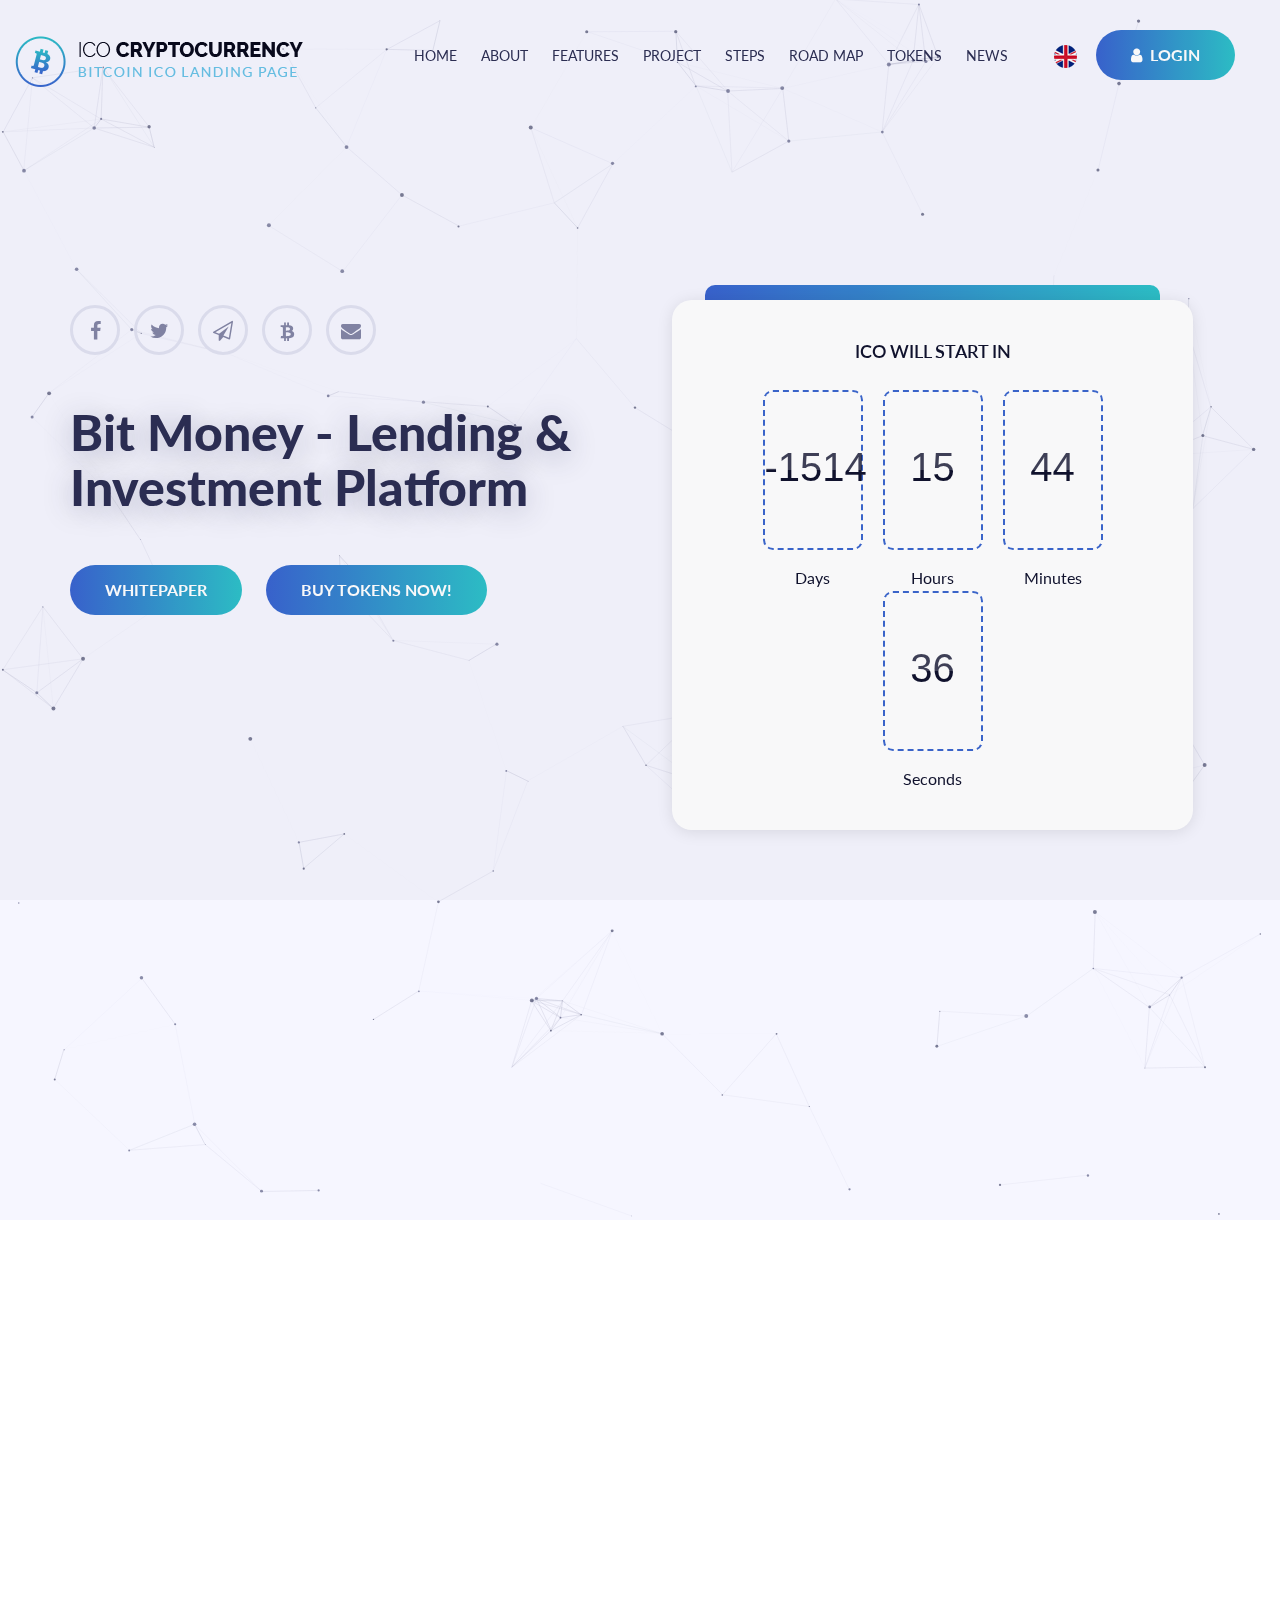
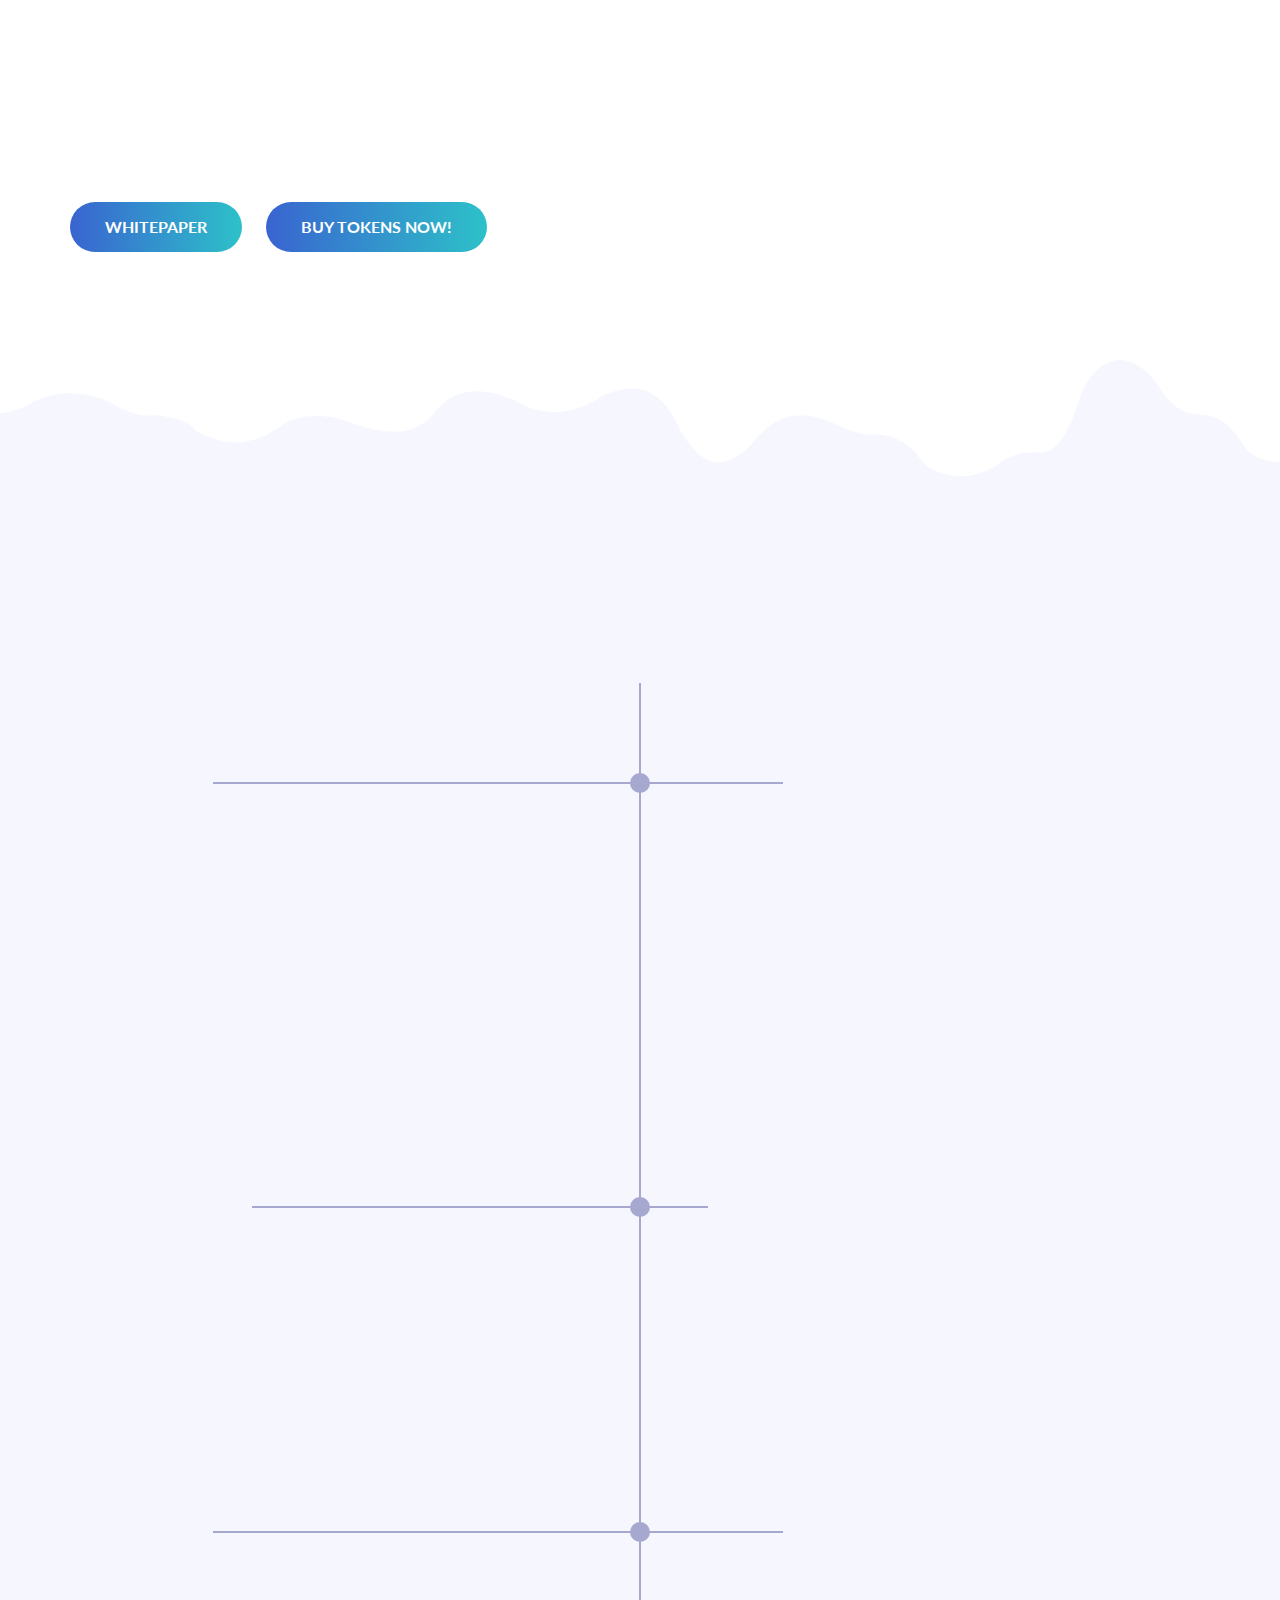
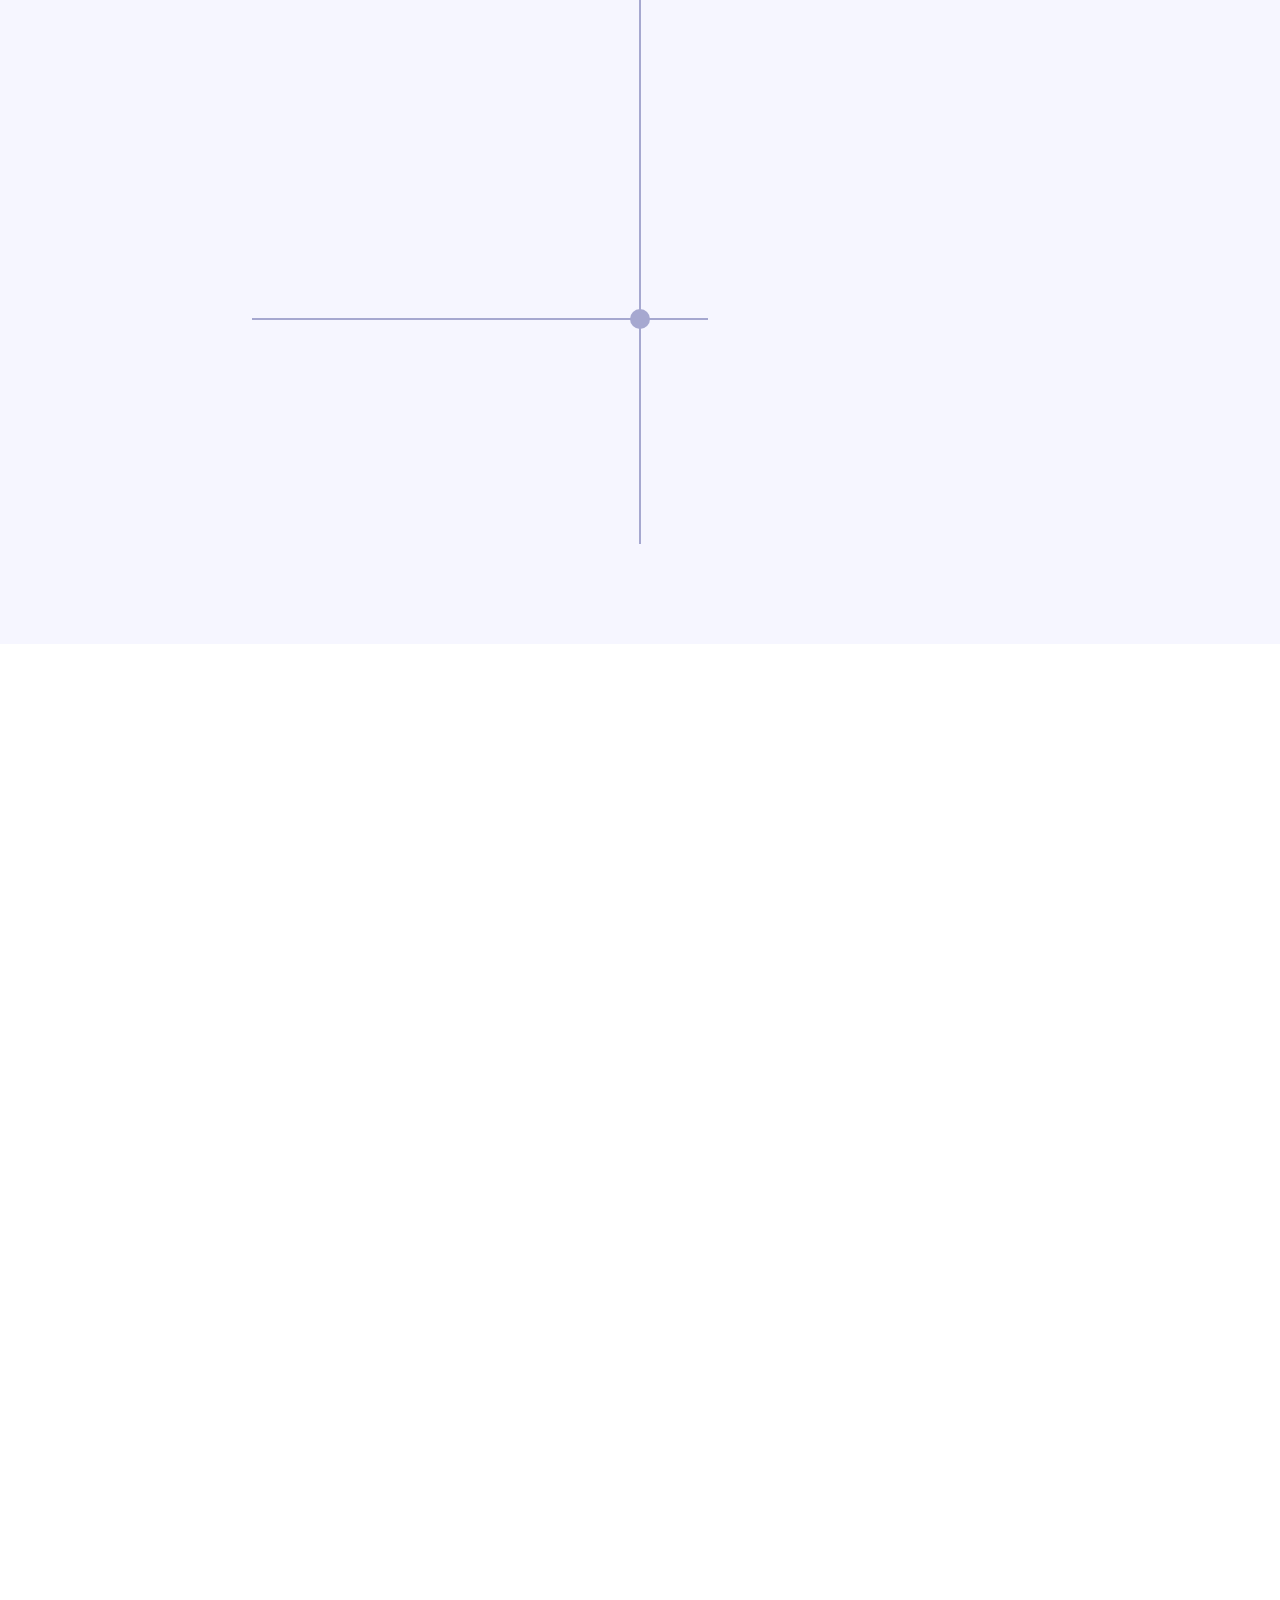
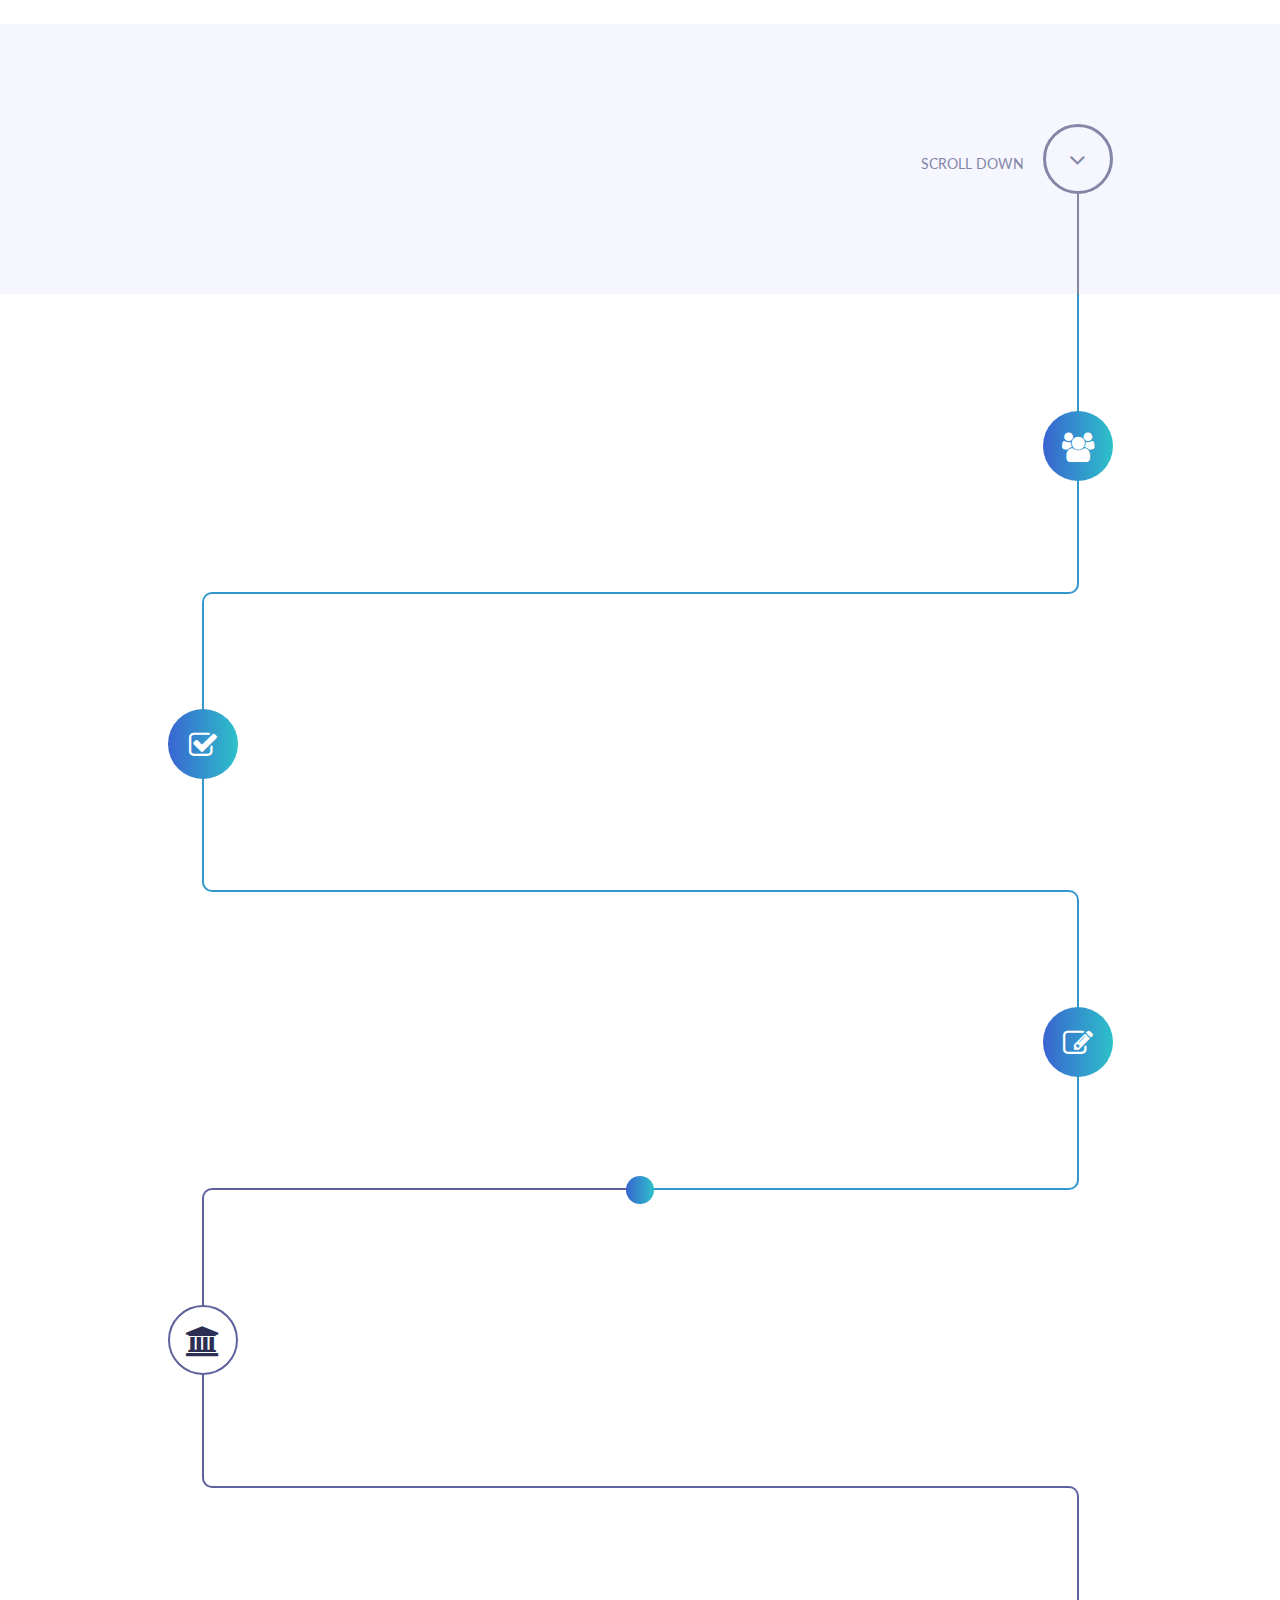
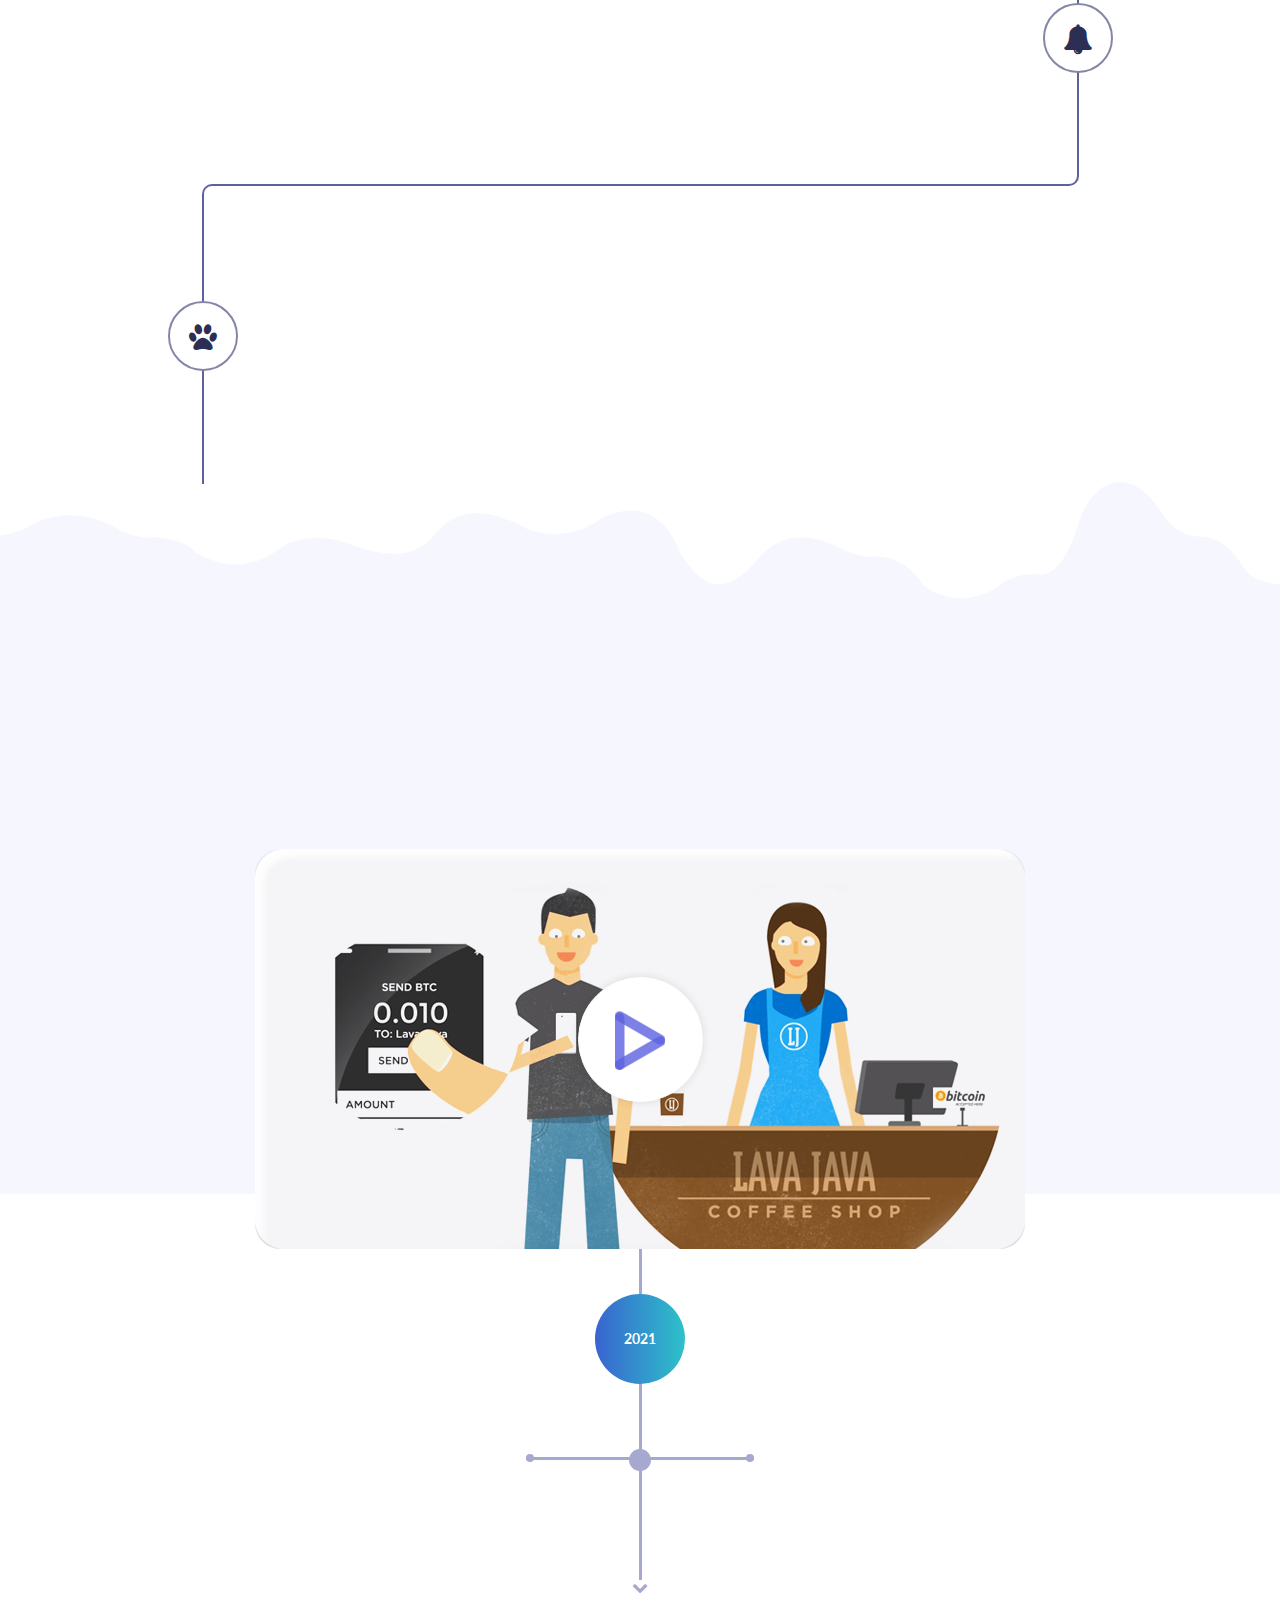
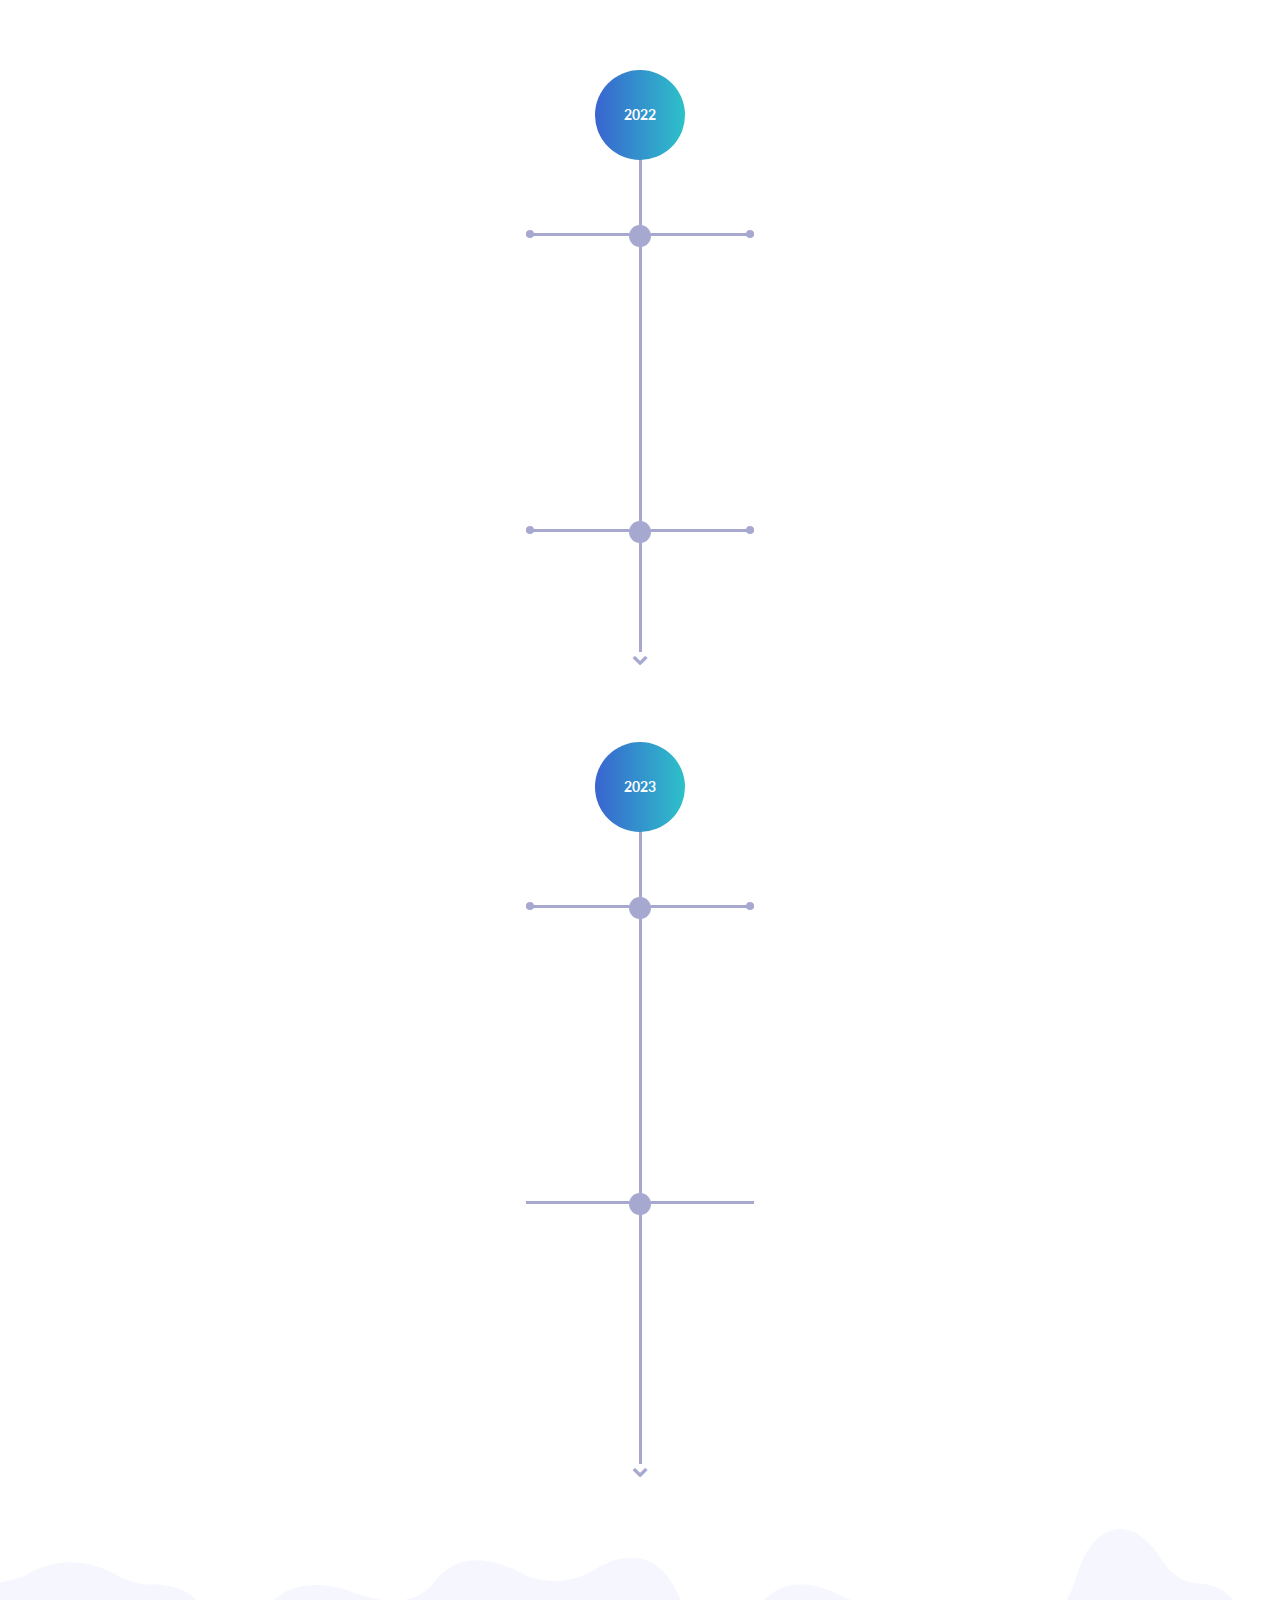
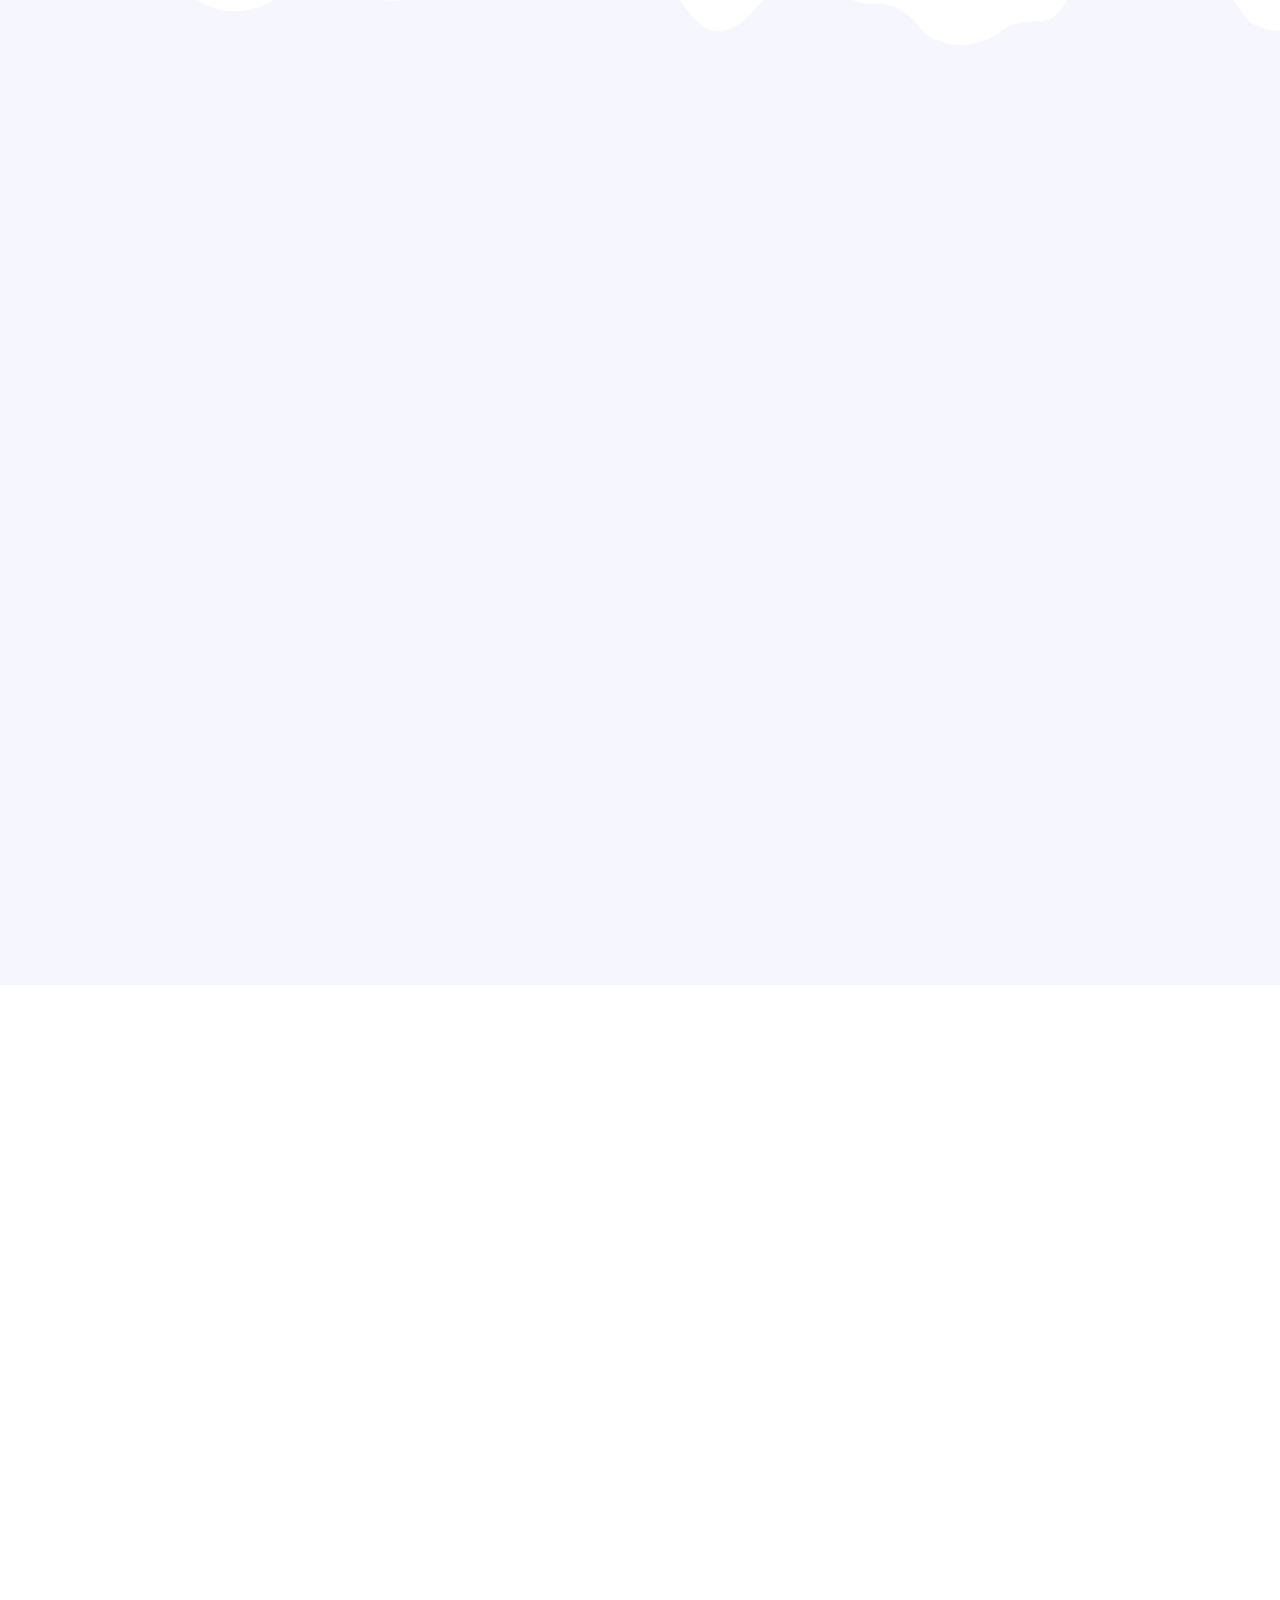
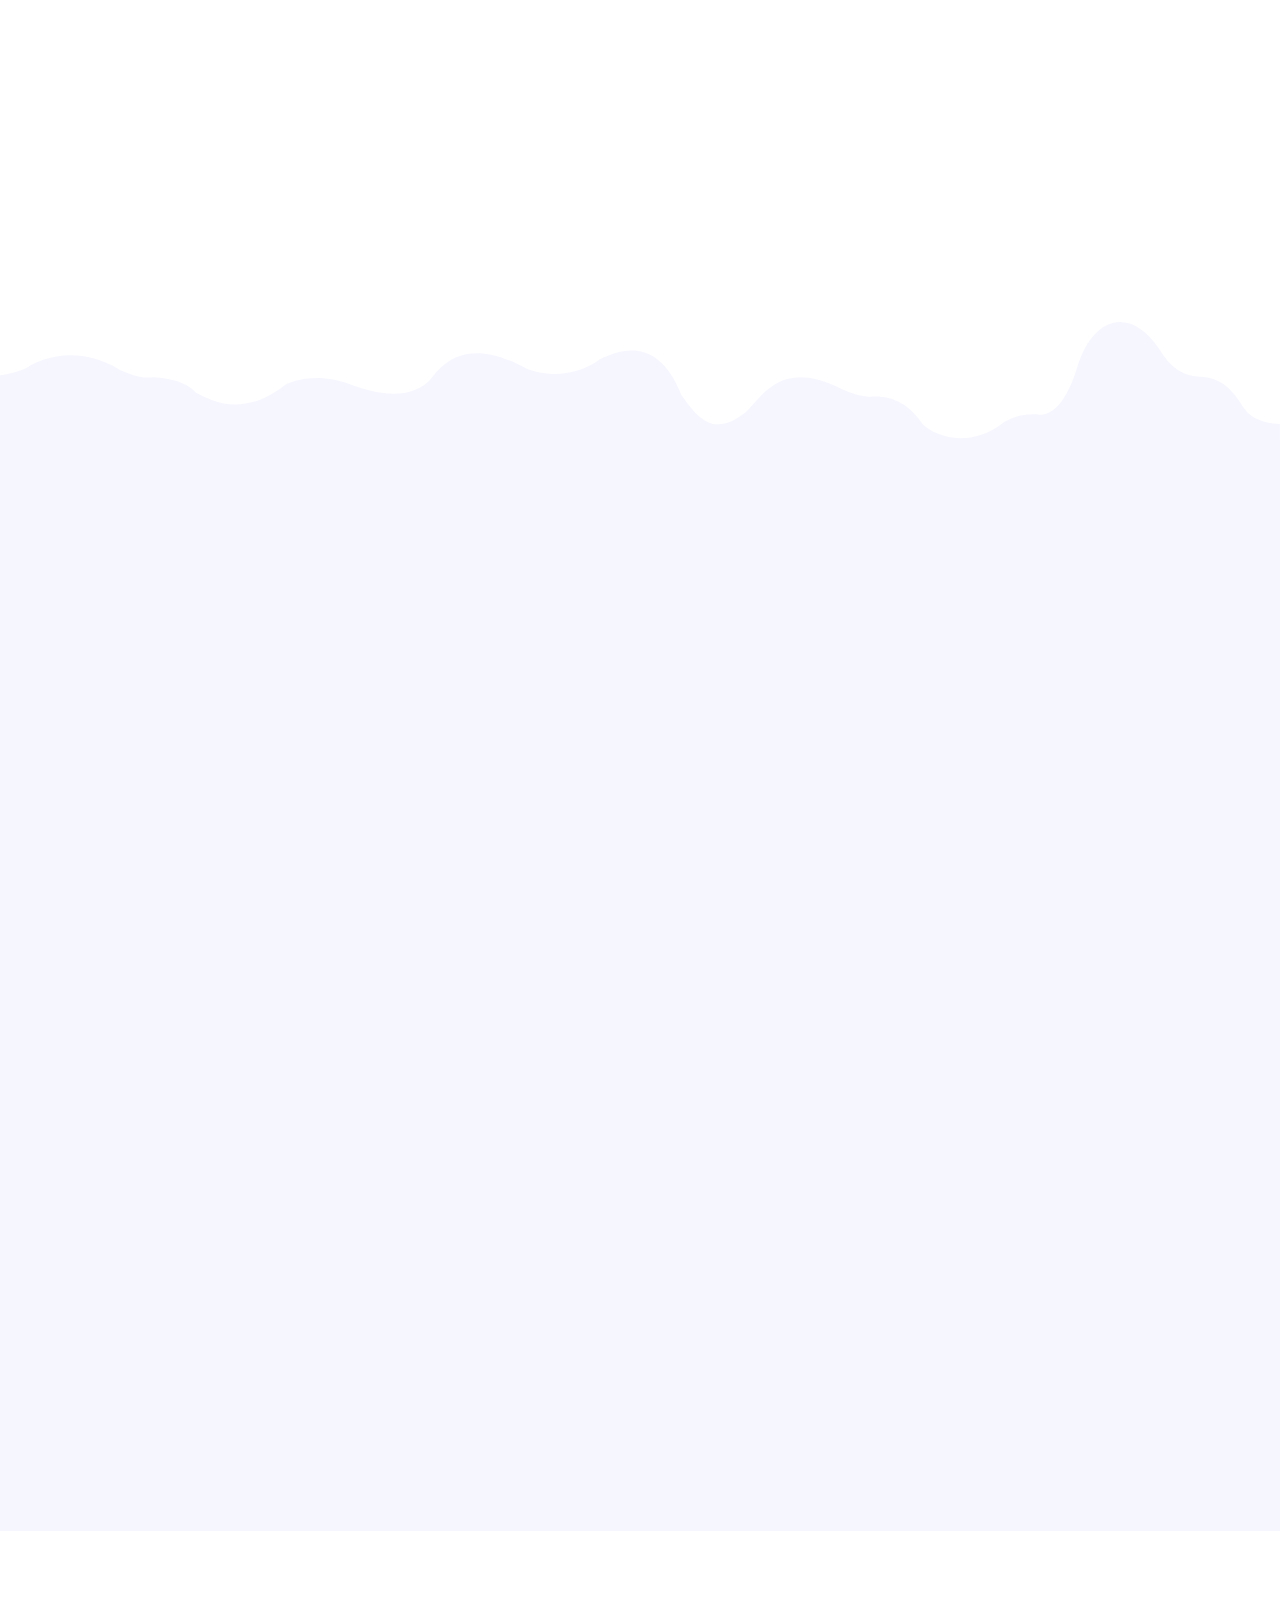
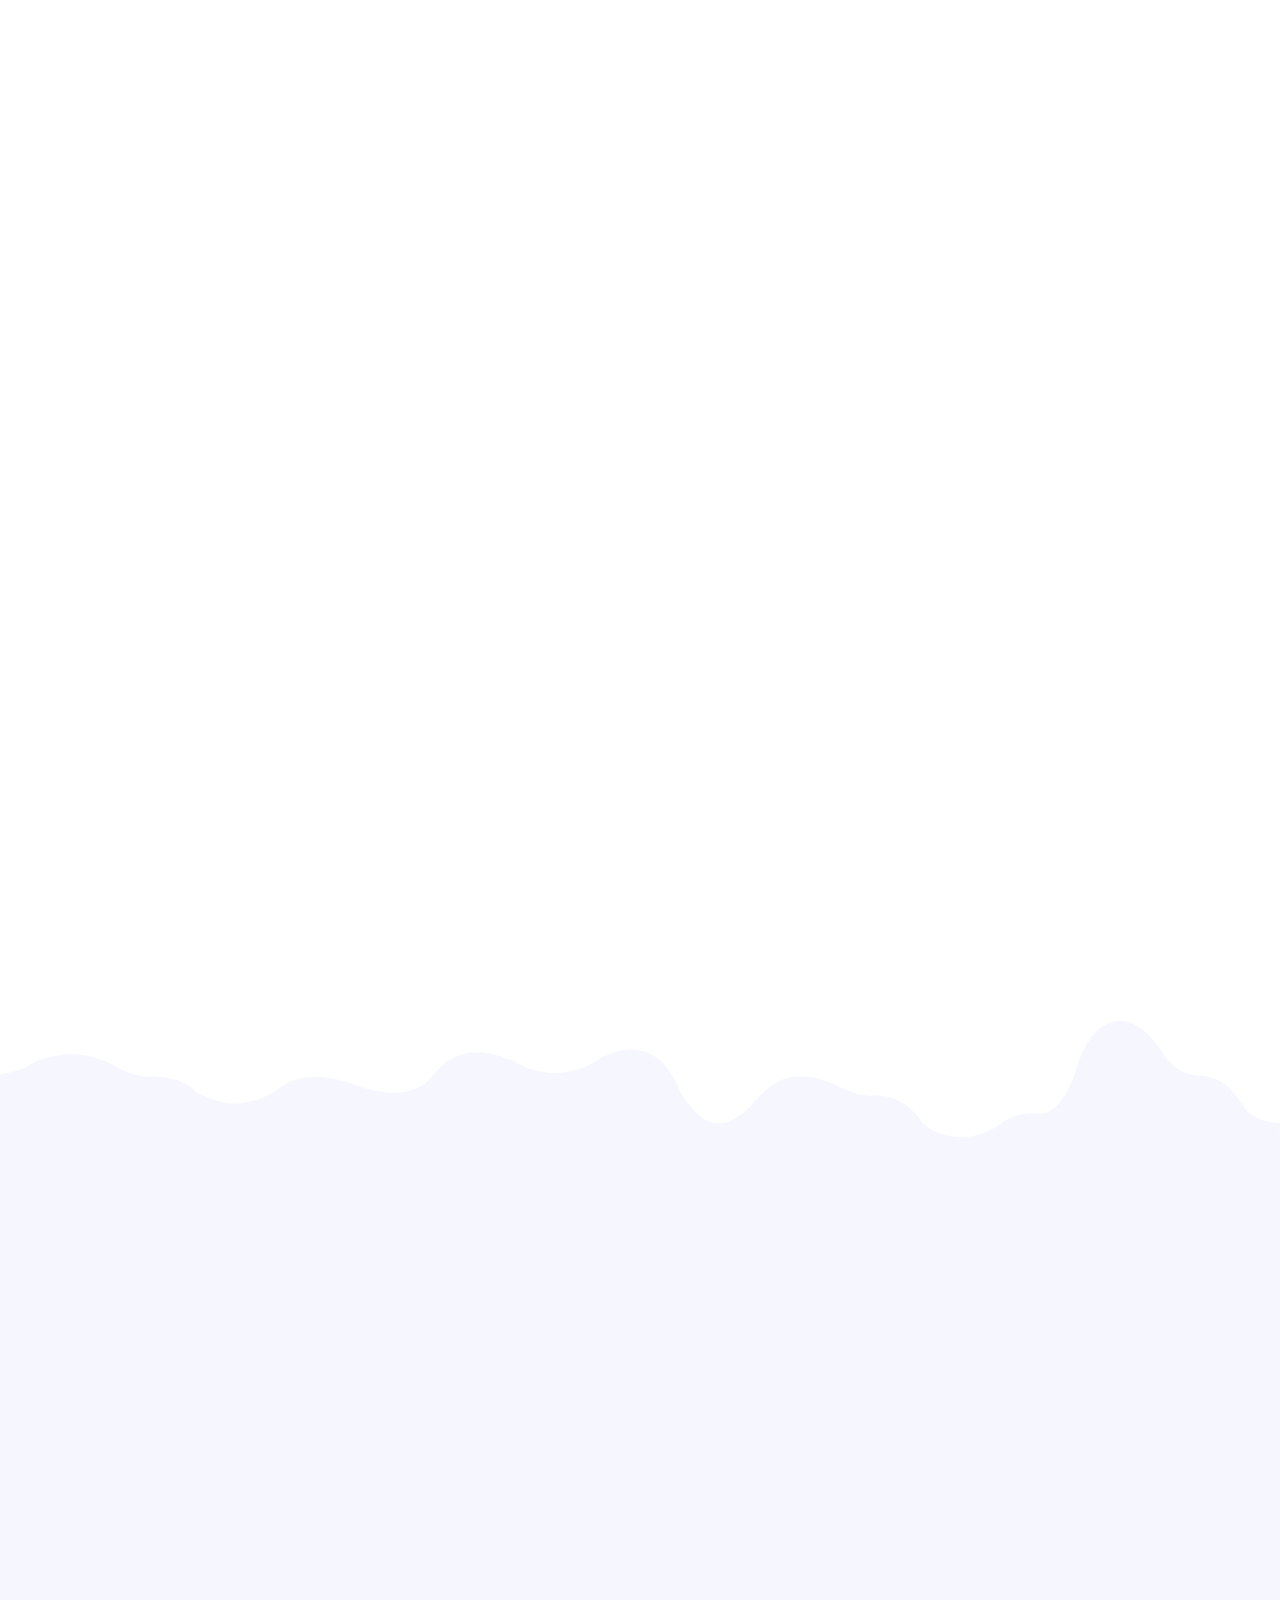
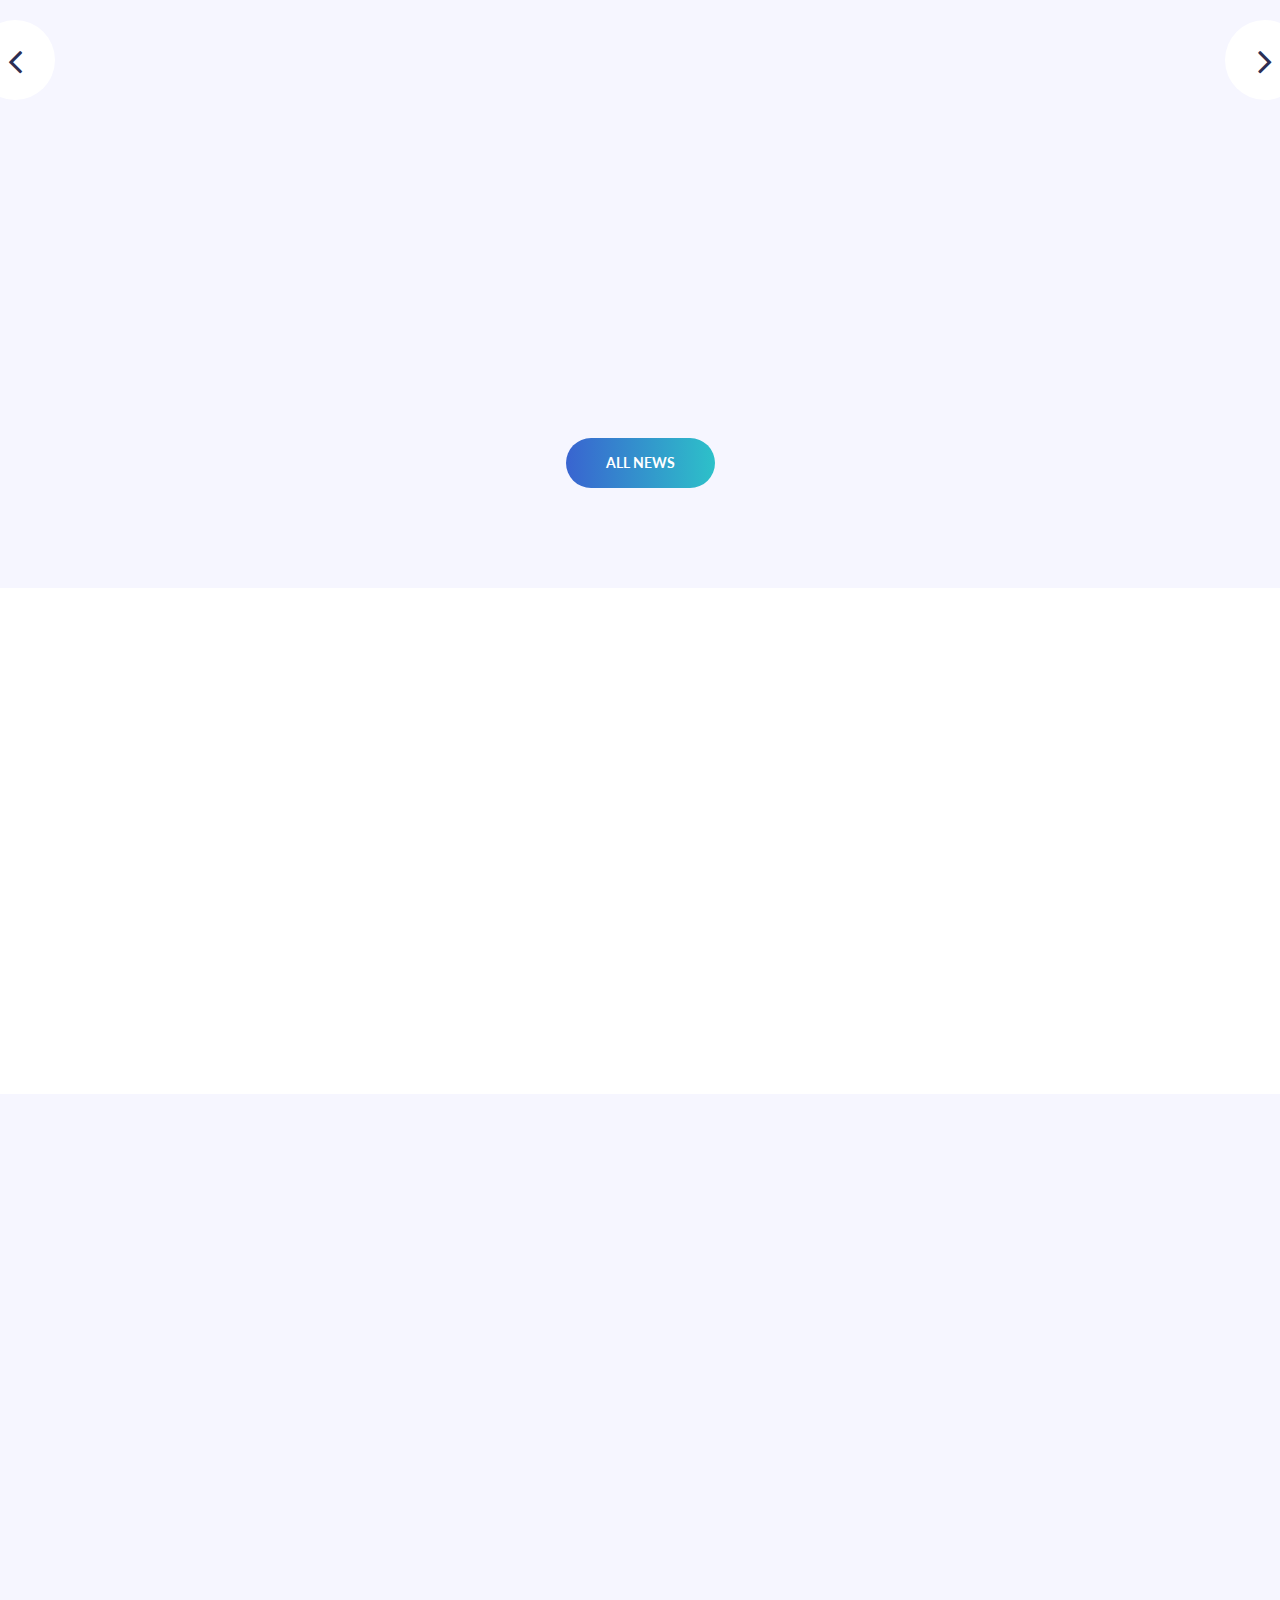
<file: Site/02_Landing_Page_Light/index.html>
<!doctype html>
<html class="no-js" lang="en">

<head>
    <meta charset="utf-8">
    <meta http-equiv="x-ua-compatible" content="ie=edge">
    <title>ICO Cryptocurrency - Bitcoin Landing Page Template</title>
    <meta name="description" content="">
    <meta name="viewport" content="width=device-width, initial-scale=1">
    <link rel="apple-touch-icon" href="apple-touch-icon.png">
    <!-- Place favicon.ico in the root directory -->
    <!-- all css here -->
    <!-- bootstrap v3.3.6 css -->
    <link rel="stylesheet" href="css/bootstrap.min.css">
    <!-- animate css -->
    <link rel="stylesheet" href="css/animate.css">
    <!-- jquery-ui.min css -->
    <link rel="stylesheet" href="css/jquery-ui.min.css">
    <!-- meanmenu css -->
    <link rel="stylesheet" href="css/meanmenu.min.css">
    <!-- owl.carousel css -->
    <link rel="stylesheet" href="css/owl.carousel.min.css">
    <!-- bxslider css -->
    <!--flaticon css -->
    <link rel="stylesheet" href="css/flaticon.css">
    <!-- font-awesome css -->
    <link rel="stylesheet" href="css/font-awesome.min.css">
    <link href="css/video-js.css" rel="stylesheet">
    <!-- style css -->
    <link rel="stylesheet" href="style.css">
    <!-- responsive css -->
    <link rel="stylesheet" href="css/responsive.css">
    <!-- modernizr css -->
    <script src="js/vendor/modernizr-2.8.3.min.js"></script>
</head>

<body>
    <a href="javascript:" id="return-to-top"><i class="fa fa-angle-up"></i></a>
    <!-- preloader Start -->
    <div id="preloader">
        <div id="status"><img src="images/banner/loader.gif" id="preloader_image" alt="loader">
        </div>
    </div>
    <!--Header area start here-->
    <div section-scroll='0' class="wd_scroll_wrap">
        <header class="gc_main_menu_wrapper">
            <div class="container-fluid">
                <div class="row">
                    <div class="col-lg-3 col-md-3 col-sm-12 col-xs-6">
                        <div class="logo-area">
                            <a href="index.html"><img src="images/logo/logo.png" alt="logo" /></a>
                        </div>
                    </div>
                    <!-- Mobile Menu  Start -->
                    <div class="col-lg-9 col-md-9 col-sm-12 col-xs-6">
                        <div class="menu-area  hidden-xs">
                            <nav class="wd_single_index_menu btc_main_menu">
                                <ul>
                                    <li><a href="0">Home</a></li>
                                    <li><a href="1">About</a></li>
                                    <li><a href="2">Features</a></li>
                                    <li><a href="3">Project</a></li>
                                    <li><a href="4">Steps</a></li>
                                    <li><a href="5">Road Map</a></li>
                                    <li><a href="6">Tokens</a></li>
                                    <li><a href="7">News</a></li>
                                </ul>
                            </nav>
                            <div class="language">
                                <span class="lng-in"><img src="images/icons/12.png" alt=""/></span>
                                <ul class="lng-out">
                                    <li><img src="images/icons/12.png" alt="" /></li>
                                    <li><img src="images/icons/12.png" alt="" /></li>
                                </ul>
                            </div>
                            <div class="login-btn">
                                <a href="#" class="btn1"><i class="fa fa-user"></i><span>Login</span></a>
                            </div>
                        </div>
                        <!-- mobile menu area start -->
                        <div class="rp_mobail_menu_main_wrapper visible-xs">
                            <div class="row">
                                <div class="col-xs-12">
                                    <div id="toggle">
                                        <svg xmlns="http://www.w3.org/2000/svg" xmlns:xlink="http://www.w3.org/1999/xlink" version="1.1" id="Capa_1" x="0px" y="0px" viewBox="0 0 31.177 31.177" style="enable-background:new 0 0 31.177 31.177;" xml:space="preserve" width="25px" height="25px">
                                            <g>
                                                <g>
                                                    <path class="menubar" d="M30.23,1.775H0.946c-0.489,0-0.887-0.398-0.887-0.888S0.457,0,0.946,0H30.23    c0.49,0,0.888,0.398,0.888,0.888S30.72,1.775,30.23,1.775z" fill="#fff" />
                                                </g>
                                                <g>
                                                    <path class="menubar" d="M30.23,9.126H12.069c-0.49,0-0.888-0.398-0.888-0.888c0-0.49,0.398-0.888,0.888-0.888H30.23    c0.49,0,0.888,0.397,0.888,0.888C31.118,8.729,30.72,9.126,30.23,9.126z" fill="#fff" />
                                                </g>
                                                <g>
                                                    <path class="menubar" d="M30.23,16.477H0.946c-0.489,0-0.887-0.398-0.887-0.888c0-0.49,0.398-0.888,0.887-0.888H30.23    c0.49,0,0.888,0.397,0.888,0.888C31.118,16.079,30.72,16.477,30.23,16.477z" fill="#fff" />
                                                </g>
                                                <g>
                                                    <path class="menubar" d="M30.23,23.826H12.069c-0.49,0-0.888-0.396-0.888-0.887c0-0.49,0.398-0.888,0.888-0.888H30.23    c0.49,0,0.888,0.397,0.888,0.888C31.118,23.43,30.72,23.826,30.23,23.826z" fill="#fff" />
                                                </g>
                                                <g>
                                                    <path class="menubar" d="M30.23,31.177H0.946c-0.489,0-0.887-0.396-0.887-0.887c0-0.49,0.398-0.888,0.887-0.888H30.23    c0.49,0,0.888,0.398,0.888,0.888C31.118,30.78,30.72,31.177,30.23,31.177z" fill="#fff" />
                                                </g>
                                            </g>
                                        </svg>
                                    </div>
                                </div>
                            </div>
                            <div id="sidebar">
                                <h1><a href="#">Bit Money</a></h1>
                                <div id="toggle_close">&times;</div>
                                <div id='cssmenu' class="wd_single_index_menu">
                                    <ul>
                                        <li><a href="0">Home</a></li>
                                        <li><a href="1">About</a></li>
                                        <li><a href="2">Features</a></li>
                                        <li><a href="3">Project</a></li>
                                        <li><a href="4">Steps</a></li>
                                        <li><a href="5">Road Map</a></li>
                                        <li><a href="6">Tokens</a></li>
                                        <li><a href="7">News</a></li>
                                    </ul>
                                </div>
                            </div>
                        </div>
                        <!-- Mobile Menu  End -->
                    </div>
                </div>
            </div>
        </header>
        <!--Header area end here-->
        <!--Slider area start here-->
        <section class="slider-area">
            <canvas>
                <script src="js/three.js"></script>
                <script src="js/stats.min.js"></script>
                <script src="js/Projector.js"></script>
                <script src="js/CanvasRenderer.js"></script>
            </canvas>
            <div id="particles-js">
                <div id="carousel-example-generic" class="carousel slide" data-ride="carousel">
                    <div class="carousel-inner" role="listbox">
                        <div class="item active">
                            <div class="carousel-captions caption-1">
                                <div class="container">
                                    <div class="row">
                                        <div class="col-lg-6 col-md-6 col-sm-12 col-xs-12">
                                            <div class="slider-content">
                                                <ul>
                                                    <li data-animation="animated bounceInDown" class="slider_social_icon1"><a href="#"><i class="fa fa-facebook"></i></a></li>
                                                    <li data-animation="animated bounceInDown" class="slider_social_icon2"><a href="#"><i class="fa fa-twitter"></i></a></li>
                                                    <li data-animation="animated bounceInDown" class="slider_social_icon3"><a href="#"><i class="fa fa-send-o"></i></a></li>
                                                    <li data-animation="animated bounceInDown" class="slider_social_icon4"><a href="#"><i class="fa fa-bitcoin"></i></a></li>
                                                    <li data-animation="animated bounceInDown" class="slider_social_icon5"><a href="#"><i class="fa fa-envelope"></i></a></li>
                                                </ul>
                                                <h2 data-animation="animated bounceInLeft">Bit Money - Lending & <br>Investment Platform</h2>
                                                <div class="buttons">
                                                    <a href="#" class="btn1" data-animation="animated bounceInUp">WHITEPAPER</a>
                                                    <a href="#" class="btn2" data-animation="animated bounceInUp">Buy Tokens Now!</a>
                                                </div>
                                            </div>
                                        </div>
                                        <div class="col-lg-6 col-md-6 col-sm-6 col-xs-12 hidden-xs hidden-sm">
                                            <div class="btc_timer_section_wrapper">
                                                <div id="clockdiv">
                                                    <p>ICO WILL START IN</p>
                                                    <div>
                                                        <span class="days"></span>
                                                        <div class="smalltext">Days</div>
                                                    </div>
                                                    <div>
                                                        <span class="hours"></span>
                                                        <div class="smalltext">Hours</div>
                                                    </div>
                                                    <div>
                                                        <span class="minutes"></span>
                                                        <div class="smalltext">Minutes</div>
                                                    </div>
                                                    <div>
                                                        <span class="seconds"></span>
                                                        <div class="smalltext">Seconds</div>
                                                    </div>
                                                </div>
                                            </div>
                                        </div>
                                    </div>
                                </div>
                            </div>
                        </div>
                        <div class="item">
                            <div class="container">
                                <div class="row">
                                    <div class="col-lg-6 col-md-6 col-sm-6 col-xs-12">
                                        <div class="slider-content">
                                            <ul>
                                                <li data-animation="animated bounceInDown" class="slider_social_icon1"><a href="#"><i class="fa fa-facebook"></i></a></li>
                                                <li data-animation="animated bounceInDown" class="slider_social_icon2"><a href="#"><i class="fa fa-twitter"></i></a></li>
                                                <li data-animation="animated bounceInDown" class="slider_social_icon3"><a href="#"><i class="fa fa-send-o"></i></a></li>
                                                <li data-animation="animated bounceInDown" class="slider_social_icon4"><a href="#"><i class="fa fa-bitcoin"></i></a></li>
                                                <li data-animation="animated bounceInDown" class="slider_social_icon5"><a href="#"><i class="fa fa-envelope"></i></a></li>
                                            </ul>
                                            <h2 data-animation="animated bounceInLeft">Bit Money - Lending & <br>Investment Platform</h2>
                                            <div class="buttons">
                                                <a href="#" class="btn1" data-animation="animated bounceInUp">WHITEPAPER</a>
                                                <a href="#" class="btn2" data-animation="animated bounceInUp">Buy Tokens Now!</a>
                                            </div>
                                        </div>
                                    </div>
                                    <div class="col-lg-6 col-md-6 col-sm-6 col-xs-12  hidden-xs hidden-sm">
                                        <div class="btc_timer_section_wrapper">
                                            <div id="clockdiv2">
                                                <p>ICO WILL START IN</p>
                                                <div>
                                                    <span class="days"></span>
                                                    <div class="smalltext">Days</div>
                                                </div>
                                                <div>
                                                    <span class="hours"></span>
                                                    <div class="smalltext">Hours</div>
                                                </div>
                                                <div>
                                                    <span class="minutes"></span>
                                                    <div class="smalltext">Minutes</div>
                                                </div>
                                                <div>
                                                    <span class="seconds"></span>
                                                    <div class="smalltext">Seconds</div>
                                                </div>
                                            </div>
                                        </div>
                                    </div>
                                </div>
                            </div>
                        </div>
                        <div class="carousel-nevigation">
                            <a class="prev" href="#carousel-example-generic" role="button" data-slide="prev">
                                <i class="fa fa-angle-left"></i>
                            </a>
                            <a class="next" href="#carousel-example-generic" role="button" data-slide="next">
                                <i class="fa fa-angle-right"></i>
                            </a>
                        </div>
                    </div>
                </div>
            </div>
        </section>
        <!--Slider area end here-->
        <section class="currency-area">
            <div class="container-fliud">
                <div class="row">
                    <div class="col-lg-12 col-md-12 col-sm-12 col-xs-12">
                        <div class="rete-list bt_title wow  fadeInUp animated" data-wow-duration="1.0s" style="visibility: visible; animation-duration: 1.0s; animation-name: fadeInUp;">
                            <div class="content">
                                <div class="con">
                                    <h2><img src="images/icons/1.png" alt=""><span>Bitcoin</span></h2>
                                    <button class="btn3">4.160651 BTC</button>
                                </div>
                            </div>
                        </div>
                        <div class="rete-list bt_title wow  fadeInUp animated" data-wow-duration="1.3s" style="visibility: visible; animation-duration: 1.3s; animation-name: fadeInUp;">
                            <div class="content">
                                <div class="con">
                                    <h2><img src="images/icons/2.png" alt=""><span>Ethereum</span></h2>
                                    <button class="btn3">3.245000 ETH</button>
                                </div>
                            </div>
                        </div>
                        <div class="rete-list bt_title wow  fadeInUp animated" data-wow-duration="1.6s" style="visibility: visible; animation-duration: 1.6s; animation-name: fadeInUp;">
                            <div class="content">
                                <div class="con">
                                    <h2><img src="images/icons/3.png" alt=""><span>Dollar (USD)</span></h2>
                                    <button class="btn3">58634.000 USD</button>
                                </div>
                            </div>
                        </div>
                        <div class="rete-list bt_title wow  fadeInUp animated" data-wow-duration="1.9s" style="visibility: visible; animation-duration: 1.9s; animation-name: fadeInUp;">
                            <div class="content">
                                <div class="con">
                                    <h2><img src="images/icons/4.png" alt=""><span>Total USD</span></h2>
                                    <button class="btn3">111969.062 USD</button>
                                </div>
                            </div>
                        </div>
                        <div class="rete-list hidden-md wow  fadeInUp animated" data-wow-duration="2.1s" style="visibility: visible; animation-duration: 2.1s; animation-name: fadeInUp;">
                            <div class="content">
                                <div class="con">
                                    <h2><img src="images/icons/5.png" alt=""><span>Token Sale</span></h2>
                                    <button class="btn3">346636.775</button>
                                </div>
                            </div>
                        </div>
                    </div>
                </div>
            </div>
        </section>
    </div>
    <!--About area start here-->
    <div section-scroll='1' class="wd_scroll_wrap">
        <section class="about-area pd-t70 pd-b100 jarallax bg-img">
            <div class="container">
                <div class="row">
                    <div class="col-lg-6 col-md-6 col-sm-12 col-xs-12">
                        <div class="about-content">
                            <h2 class="f-40 fw-400 wow  fadeInUp animated" data-wow-duration="1.0s" style="visibility: visible; animation-duration: 1.0s; animation-name: fadeInUp;">About The Project</h2>
                            <p class="wow  fadeInUp animated" data-wow-duration="1.3s" style="visibility: visible; animation-duration: 1.3s; animation-name: fadeInUp;">Bi Money is a lending and investment, multicurrency and multifunctional online platform based on blockchain technology. There investors and borrowers meet each other and have the opportunity to lend money on mutually beneficial.</p>
                            <p class="wow  fadeInUp animated" data-wow-duration="1.6s" style="visibility: visible; animation-duration: 1.6s; animation-name: fadeInUp;">Bit Money is a unique service that allows individuals to access loans from the comfort of their home in fiat currencies or crypto-currencies.</p>
                            <p class="wow  fadeInUp animated" data-wow-duration="1.9s" style="visibility: visible; animation-duration: 1.9s; animation-name: fadeInUp;">Bit Money is a multi-functional platform which allows each participant to keep money in a multi-currency online wallet, buy and sell currency on the exchange, invest money, get a loan in a convenient currency.</p>
                            <div class="buttons">
                                <a href="#" class="btn1">WHITEPAPER</a>
                                <a href="#" class="btn3">Buy Tokens Now!</a>
                            </div>
                        </div>
                    </div>
                    <div class="col-lg-6 col-md-6 col-sm-12 col-xs-12">
                        <div class="about-img  wow  fadeInUp animated" data-wow-duration="1.0s" style="visibility: visible; animation-duration: 1.0s; animation-name: fadeInUp;">
                            <img src="images/about/1.png" alt="" />
                        </div>
                    </div>
                </div>
            </div>
        </section>
        <!--About area end here-->
        <div class="sud">
            <svg version="1.1" id="Layer_3" xmlns="http://www.w3.org/2000/svg" xmlns:xlink="http://www.w3.org/1999/xlink" x="0px" y="0px" viewBox="0 0 1920 181.1" style="enable-background:new 0 0 1920 181.1;" xml:space="preserve">
                <style type="text/css">
                    .st0 {
                        fill-rule: evenodd;
                        clip-rule: evenodd;
                        fill: #f6f6ff;
                    }
                </style>
                <g>
                    <path class="st0" d="M0,80c0,0,28.9-4.2,43-13c14.3-9,71-35.7,137,5c17.3,7.7,33.3,13,48,11c17.3,0.3,50.3,4.7,66,23
                     c20.3,9.7,68,40.3,134-12c24-11,59-16.3,104,2c21,7.3,85,27.7,117-14c24-30.7,62.7-55,141-12c26,10.3,72,14.7,110-14
                     c37.7-19,89.7-29,122,53c23,32.7,47.7,66.3,97,26c24-22.7,51-78.3,137-38c0,0,28.3,15.7,52,15c23.7-0.7,50.7,4.3,76,41
                     c19.7,19.7,71,36.7,121-2c0,0,22.3-16,55-12c0,0,32.7,6.7,56-71c23.3-76,79-92,122-29c9.3,13.7,25,42,62,43c37,1,51.7,25.3,67,48
                     c15.3,22.7,51,22.7,53,23v28.1H0V80z" />
                </g>
            </svg>
        </div>
    </div>
    <div section-scroll='2' class="wd_scroll_wrap">
        <section class="features-area section">
            <div id="features-js">
                <div class="container">
                    <div class="row">
                        <div class="col-lg-12 col-md-12 col-sm-12 col-xs-12">
                            <div class="section-heading2 wow  fadeInUp animated" data-wow-duration="1.0s" style="visibility: visible; animation-duration: 1.0s; animation-name: fadeInUp;">
                                <h2>Our Features</h2>
                            </div>
                        </div>
                    </div>
                    <div class="row">
                        <div class="col-lg-12 col-md-12 col-sm-12 col-xs-12">
                            <div class="featured-lists">
                                <ul>
                                    <li>
                                        <div class="col-sm-6 pd-0 hidden-xs">
                                            <div class="contents-l mr-b30 wow  fadeInUp animated" data-wow-duration="1.3s" style="visibility: visible; animation-duration: 1.3s; animation-name: fadeInUp;">
                                                <h2>Lending</h2>
                                                <p>Unique platform for lending and investment with a safety fund
                                                    <br>and cooperation with world-wide arbitration.</p>
                                                <a href="#" class="btn1">read more</a>
                                            </div>
                                        </div>
                                        <div class="col-sm-6 pd-0 wow  fadeInUp animated" data-wow-duration="1.3s" style="visibility: visible; animation-duration: 1.3s; animation-name: fadeInUp;">
                                            <div class="imgs-l">
                                                <figure><img src="images/features/1.png" alt="" /></figure>
                                            </div>
                                        </div>
                                        <div class="col-sm-6 pd-0 visible-xs  wow  fadeInUp animated" data-wow-duration="1.3s" style="visibility: visible; animation-duration: 1.3s; animation-name: fadeInUp;">
                                            <div class="contents-l mr-b30">
                                                <h2>Lending</h2>
                                                <p>Unique platform for lending and investment with a safety fund
                                                    <br>and cooperation with world-wide arbitration.</p>
                                                <a href="#" class="btn1">read more</a>
                                            </div>
                                        </div>
                                    </li>
                                    <li class="rl">
                                        <div class="col-sm-6 pd-0 floatright mr-b30 hidden-xs wow  fadeInUp animated" data-wow-duration="1.6s" style="visibility: visible; animation-duration: 1.6s; animation-name: fadeInUp;">
                                            <div class="contents-r">
                                                <h2>Exchange Money</h2>
                                                <p>Exchange between all popular currencies with a couple of clicks.
                                                    <br>Instant send from one currency to another.</p>
                                                <a href="#" class="btn1">read more</a>
                                            </div>
                                        </div>
                                        <div class="col-sm-6 pd-0 wow  fadeInUp animated" data-wow-duration="1.6s" style="visibility: visible; animation-duration: 1.6s; animation-name: fadeInUp;">
                                            <div class="imgs-r">
                                                <figure><img src="images/features/2.png" alt="" /></figure>
                                            </div>
                                        </div>
                                        <div class="col-sm-6 pd-0 floatright mr-b30 visible-xs">
                                            <div class="contents-r wow  fadeInUp animated" data-wow-duration="1.6s" style="visibility: visible; animation-duration: 1.6s; animation-name: fadeInUp;">
                                                <h2>Exchange Money</h2>
                                                <p>Exchange between all popular currencies with a couple of clicks.
                                                    <br>Instant send from one currency to another.</p>
                                                <a href="#" class="btn1">read more</a>
                                            </div>
                                        </div>
                                    </li>
                                    <li>
                                        <div class="col-sm-6 pd-0 hidden-xs wow  fadeInUp animated" data-wow-duration="1.9s" style="visibility: visible; animation-duration: 1.9s; animation-name: fadeInUp;">
                                            <div class="contents-l mr-b30">
                                                <h2>Investment</h2>
                                                <p>Improved system of borrower's verification. Providing
                                                    <br>verification services for other services.</p>
                                                <a href="#" class="btn1">read more</a>
                                            </div>
                                        </div>
                                        <div class="col-sm-6 pd-0  wow  fadeInUp animated" data-wow-duration="1.9s" style="visibility: visible; animation-duration: 1.9s; animation-name: fadeInUp;">
                                            <div class="imgs-l">
                                                <figure><img src="images/features/3.png" alt="" /></figure>
                                            </div>
                                        </div>
                                        <div class="col-sm-6 pd-0 visible-xs wow  fadeInUp animated" data-wow-duration="1.9s" style="visibility: visible; animation-duration: 1.9s; animation-name: fadeInUp;">
                                            <div class="contents-l mr-b30">
                                                <h2>Investment</h2>
                                                <p>Improved system of borrower's verification. Providing
                                                    <br>verification services for other services.</p>
                                                <a href="#" class="btn1">read more</a>
                                            </div>
                                        </div>
                                    </li>
                                    <li class="rl">
                                        <div class="col-sm-6 pd-0 floatright mr-b30 hidden-xs wow  fadeInUp animated" data-wow-duration="2.1s" style="visibility: visible; animation-duration: 2.1s; animation-name: fadeInUp;">
                                            <div class="contents-r">
                                                <h2>Online Wallet</h2>
                                                <p>Keep your money, exchange your money, invest your money, pay
                                                    <br>services and make purchases.</p>
                                                <a href="#" class="btn1">read more</a>
                                            </div>
                                        </div>
                                        <div class="col-sm-6 pd-0 wow  fadeInUp animated" data-wow-duration="2.1s" style="visibility: visible; animation-duration: 2.1s; animation-name: fadeInUp;">
                                            <div class="imgs-r">
                                                <figure><img src="images/features/4.png" alt="" /></figure>
                                            </div>
                                        </div>
                                        <div class="col-sm-6 pd-0 floatright mr-b30 visible-xs wow  fadeInUp animated" data-wow-duration="2.1s" style="visibility: visible; animation-duration: 2.1s; animation-name: fadeInUp;">
                                            <div class="contents-r">
                                                <h2>Online Wallet</h2>
                                                <p>Keep your money, exchange your money, invest your money, pay
                                                    <br>services and make purchases.</p>
                                                <a href="#" class="btn1">read more</a>
                                            </div>
                                        </div>
                                    </li>
                                </ul>
                            </div>
                        </div>
                    </div>
                </div>
            </div>
        </section>
    </div>
    <div section-scroll='3' class="wd_scroll_wrap">
        <section class="projects bg-img pd-t100 pd-b70 jarallax">
            <div class="container">
                <div class="row">
                    <div class="col-lg-12 col-md-12 col-sm-12 col-xs-12 text-center">
                        <div class="section-heading">
                            <h2 class="wow  fadeInUp animated" data-wow-duration="1.0s" style="visibility: visible; animation-duration: 1.0s; animation-name: fadeInUp;">Advantage of the Project</h2>
                        </div>
                    </div>
                </div>
                <div class="row">
                    <div class="col-lg-4 col-md-4 col-sm-6 col-xs-12">
                        <div class="project-list wow  fadeInUp animated" data-wow-duration="1.0s" style="visibility: visible; animation-duration: 1.0s; animation-name: fadeInUp;">
                            <div class="content">
                                <span class="icons"><img src="images/icons/6.png" alt=""/></span>
                                <h3>Blockchain <br>Technology</h3>
                            </div>
                        </div>
                    </div>
                    <div class="col-lg-4 col-md-4 col-sm-6 col-xs-12">
                        <div class="project-list wow  fadeInUp animated" data-wow-duration="1.3s" style="visibility: visible; animation-duration: 1.3s; animation-name: fadeInUp;">
                            <div class="content">
                                <span class="icons"><img src="images/icons/7.png" alt=""/></span>
                                <h3>Advanced <br>Security System</h3>
                            </div>
                        </div>
                    </div>
                    <div class="col-lg-4 col-md-4 col-sm-6 col-xs-12">
                        <div class="project-list wow  fadeInUp animated" data-wow-duration="1.6s" style="visibility: visible; animation-duration: 1.6s; animation-name: fadeInUp;">
                            <div class="content">
                                <span class="icons"><img src="images/icons/8.png" alt=""/></span>
                                <h3>Multicurrency <br>Coins</h3>
                            </div>
                        </div>
                    </div>
                    <div class="col-lg-4 col-md-4 col-sm-6 col-xs-12">
                        <div class="project-list wow  fadeInUp animated" data-wow-duration="1.9s" style="visibility: visible; animation-duration: 1.9s; animation-name: fadeInUp;">
                            <div class="content">
                                <span class="icons"><img src="images/icons/9.png" alt=""/></span>
                                <h3>Internal <br>Exchange</h3>
                            </div>
                        </div>
                    </div>
                    <div class="col-lg-4 col-md-4 col-sm-6 col-xs-12">
                        <div class="project-list wow  fadeInUp animated" data-wow-duration="2.1s" style="visibility: visible; animation-duration: 2.1s; animation-name: fadeInUp;">
                            <div class="content">
                                <span class="icons"><img src="images/icons/10.png" alt=""/></span>
                                <h3>Safety <br>Fund</h3>
                            </div>
                        </div>
                    </div>
                    <div class="col-lg-4 col-md-4 col-sm-6 col-xs-12">
                        <div class="project-list  wow  fadeInUp animated" data-wow-duration="2.4s" style="visibility: visible; animation-duration: 2.4s; animation-name: fadeInUp;">
                            <div class="content">
                                <span class="icons"><img src="images/icons/11.png" alt=""/></span>
                                <h3>Cooperation <br>With Arbitration</h3>
                            </div>
                        </div>
                    </div>
                </div>
            </div>
        </section>
    </div>
    <div section-scroll='4' class="wd_scroll_wrap">
        <section class="steps-area section">
            <div id="steps-js">
                <div class="container">
                    <div class="row">
                        <div class="col-lg-11 col-md-11 col-sm-12 col-xs-12">
                            <div class="steps-heading">
                                <h2 class="wow  fadeInUp animated" data-wow-duration="1.0s" style="visibility: visible; animation-duration: 1.0s; animation-name: fadeInUp;">Few Steps For a Loan</h2>
                                <div class="right-con">
                                    <span>Scroll Down</span>
                                    <a data-scroll data-options='{ "speed": 100 }' href="#steps"><i class="fa fa-angle-down"></i></a>
                                </div>
                            </div>
                        </div>
                    </div>
                </div>
            </div>
        </section>
        <section id="steps" class="steps-details bg-mg">
            <div class="container">
                <div class="row">
                    <div class="col-lg-10 col-md-10 col-sm-12 col-xs-12 col-md-offset-1 col-lg-offset-1">
                        <div class="steps-cont">
                            <ul>
                                <li class="l-con">
                                    <div class="cont wow  fadeInUp animated" data-wow-duration="1.0s" style="visibility: visible; animation-duration: 1.0s; animation-name: fadeInUp;">
                                        <h2>01. Registration On The Platform</h2>
                                        <p>Nam in lectus eget nisi aliquam ultrices. Aliquam at efficitur
                                            <br>nulla. Cras sodales eu nibh vel scelerisque. </p>
                                    </div>
                                    <span><i class="fa fa-users"></i></span>
                                </li>
                                <li class="r-con">
                                    <div class="cont wow  fadeInUp animated" data-wow-duration="1.3s" style="visibility: visible; animation-duration: 1.3s; animation-name: fadeInUp;">
                                        <h2>02. Passing Verification</h2>
                                        <p>Nam in lectus eget nisi aliquam ultrices. Aliquam at efficitur
                                            <br>nulla. Cras sodales eu nibh vel scelerisque. </p>
                                    </div>
                                    <span><i class="fa fa-check-square-o"></i></span>
                                </li>
                                <li class="l-con">
                                    <div class="cont wow  fadeInUp animated" data-wow-duration="1.6s" style="visibility: visible; animation-duration: 1.6s; animation-name: fadeInUp;">
                                        <h2>03. Creating An Application For a Loan</h2>
                                        <p>Nam in lectus eget nisi aliquam ultrices. Aliquam at efficitur
                                            <br>nulla. Cras sodales eu nibh vel scelerisque. </p>
                                    </div>
                                    <span><i class="fa fa-edit "></i></span>
                                    <div class="mid-icons"></div>
                                </li>
                                <li class="r-con">
                                    <div class="cont wow  fadeInUp animated" data-wow-duration="1.9s" style="visibility: visible; animation-duration: 1.9s; animation-name: fadeInUp;">
                                        <h2>04. Financing a Loan</h2>
                                        <p>Nam in lectus eget nisi aliquam ultrices. Aliquam at efficitur
                                            <br>nulla. Cras sodales eu nibh vel scelerisque. </p>
                                    </div>
                                    <span><i class="fa fa-university"></i></span>
                                </li>
                                <li class="l-con">
                                    <div class="cont wow  fadeInUp animated" data-wow-duration="2.1s" style="visibility: visible; animation-duration: 2.1s; animation-name: fadeInUp;">
                                        <h2>05. Activating a Loan</h2>
                                        <p>Nam in lectus eget nisi aliquam ultrices. Aliquam at efficitur
                                            <br>nulla. Cras sodales eu nibh vel scelerisque. </p>
                                    </div>
                                    <span><i class="fa fa-bell"></i></span>
                                </li>
                                <li class="r-con">
                                    <div class="cont wow  fadeInUp animated" data-wow-duration="2.4s" style="visibility: visible; animation-duration:2.4s; animation-name: fadeInUp;">
                                        <h2>06. Receiving Funds</h2>
                                        <p>Nam in lectus eget nisi aliquam ultrices. Aliquam at efficitur
                                            <br>nulla. Cras sodales eu nibh vel scelerisque. </p>
                                    </div>
                                    <span><i class="fa fa-paw"></i></span>
                                </li>
                            </ul>
                        </div>
                    </div>
                </div>
            </div>
        </section>
        <div class="sud">
            <svg version="1.1" id="Layer_1" xmlns="http://www.w3.org/2000/svg" xmlns:xlink="http://www.w3.org/1999/xlink" x="0px" y="0px" viewBox="0 0 1920 181.1" style="enable-background:new 0 0 1920 181.1;" xml:space="preserve">
                <style type="text/css">
                    .st0 {
                        fill-rule: evenodd;
                        clip-rule: evenodd;
                        fill: #f6f6ff;
                    }
                </style>
                <g>
                    <path class="st0" d="M0,80c0,0,28.9-4.2,43-13c14.3-9,71-35.7,137,5c17.3,7.7,33.3,13,48,11c17.3,0.3,50.3,4.7,66,23
                     c20.3,9.7,68,40.3,134-12c24-11,59-16.3,104,2c21,7.3,85,27.7,117-14c24-30.7,62.7-55,141-12c26,10.3,72,14.7,110-14
                     c37.7-19,89.7-29,122,53c23,32.7,47.7,66.3,97,26c24-22.7,51-78.3,137-38c0,0,28.3,15.7,52,15c23.7-0.7,50.7,4.3,76,41
                     c19.7,19.7,71,36.7,121-2c0,0,22.3-16,55-12c0,0,32.7,6.7,56-71c23.3-76,79-92,122-29c9.3,13.7,25,42,62,43c37,1,51.7,25.3,67,48
                     c15.3,22.7,51,22.7,53,23v28.1H0V80z" />
                </g>
            </svg>
        </div>
    </div>
    <div section-scroll='5' class="wd_scroll_wrap">
        <section class="video-area section">
            <div id="video-js">
                <div class="container">
                    <div class="row">
                        <div class="col-lg-12 col-md-12 col-sm-12 col-xs-12">
                            <div class="videos-heding">
                                <h2 class="wow  fadeInUp animated" data-wow-duration="1.0s" style="visibility: visible; animation-duration: 1.0s; animation-name: fadeInUp;">Development of Bit Money Platform<br>(Road Map)</h2>
                                <div class="videos-box">
                                    <video id="my-video" class="video-js" controls preload="auto" width="770" height="400" poster="images/video/1.png" data-setup='{ "techOrder": ["youtube"], "sources": [{ "type": "video/youtube", "src": "https://youtu.be/Gc2en3nHxA4"}], "youtube": { "customVars": { "wmode": "transparent" } } }'>
                                    </video>
                                </div>
                            </div>
                        </div>
                    </div>
                </div>
            </div>
        </section>
        <div class="wd_scroll_wrap">
            <section class="video-des bg-img ">
                <div class="container">
                    <div class="row">
                        <div class="col-lg-12 col-md-12 col-sm-12 col-xs-12">
                            <div class="deslidt">
                                <ul>
                                    <li>
                                        <span class="years"><span class="con">2021</span></span>
                                        <div class="serials">
                                            <span class="cre"></span>
                                            <div class="col-sm-6 col-xs-12 left-con  wow  fadeInUp animated" data-wow-duration="1.0s" style="visibility: visible; animation-duration: 1.0s; animation-name: fadeInUp;">
                                                <div class="box-con">
                                                    <div class="dbox">
                                                        <div class="dleft">
                                                            <div class="imgs"><img src="images/video/2.png" alt="" /></div>
                                                        </div>
                                                        <div class="dright">
                                                            <div class="content">
                                                                <h3>Idea</h3>
                                                                <p>(September - October)</p>
                                                            </div>
                                                        </div>
                                                    </div>
                                                </div>
                                            </div>
                                            <div class="col-sm-6 col-xs-12 right-con wow  fadeInUp animated" data-wow-duration="1.3s" style="visibility: visible; animation-duration: 1.3s; animation-name: fadeInUp;">
                                                <div class="box-con">
                                                    <div class="dbox">
                                                        <div class="dleft">
                                                            <div class="content">
                                                                <h3>Market Research</h3>
                                                                <p>(October - December)</p>
                                                            </div>
                                                        </div>
                                                        <div class="dright">
                                                            <div class="imgs"><img src="images/video/3.png" alt="" /></div>
                                                        </div>
                                                    </div>
                                                </div>
                                            </div>
                                        </div>
                                    </li>
                                    <li>
                                        <span class="years"><span class="con">2022</span></span>
                                        <div class="serials">
                                            <span class="cre"></span>
                                            <div class="col-sm-6 col-xs-12 left-con wow  fadeInUp animated" data-wow-duration="1.6s" style="visibility: visible; animation-duration: 1.6s; animation-name: fadeInUp;">
                                                <div class="box-con">
                                                    <div class="dbox">
                                                        <div class="dleft">
                                                            <div class="imgs"><img src="images/video/3.png" alt="" /></div>
                                                        </div>
                                                        <div class="dright">
                                                            <div class="content">
                                                                <p>(1Q 2021)</p>
                                                                <h3>Formation of foundersteam Business plan</h3>
                                                            </div>
                                                        </div>
                                                    </div>
                                                </div>
                                            </div>
                                            <div class="col-sm-6 col-xs-12 right-con wow  fadeInUp animated" data-wow-duration="1.9s" style="visibility: visible; animation-duration: 1.9s; animation-name: fadeInUp;">
                                                <div class="box-con">
                                                    <div class="dbox">
                                                        <div class="dleft">
                                                            <div class="content">
                                                                <p>(2Q 2021)</p>
                                                                <h3>Start of Platform<br> Development</h3>
                                                            </div>
                                                        </div>
                                                        <div class="dright">
                                                            <div class="imgs"><img src="images/video/4.png" alt="" /></div>
                                                        </div>
                                                    </div>
                                                </div>
                                            </div>
                                        </div>
                                        <div class="serials">
                                            <span class="cre"></span>
                                            <div class="col-sm-6 col-xs-12 left-con wow  fadeInUp animated" data-wow-duration="2.1s" style="visibility: visible; animation-duration: 2.1s; animation-name: fadeInUp;">
                                                <div class="box-con">
                                                    <div class="dbox">
                                                        <div class="dleft">
                                                            <div class="imgs"><img src="images/video/5.png" alt="" /></div>
                                                        </div>
                                                        <div class="dright">
                                                            <div class="content">
                                                                <p>(3Q 2021)</p>
                                                                <h3>WhitePaper<br> Landing page</h3>
                                                            </div>
                                                        </div>
                                                    </div>
                                                </div>
                                            </div>
                                            <div class="col-sm-6 col-xs-12 right-con wow  fadeInUp animated" data-wow-duration="2.1s" style="visibility: visible; animation-duration: 2.1s; animation-name: fadeInUp;">
                                                <div class="box-con">
                                                    <div class="dbox">
                                                        <div class="dleft">
                                                            <div class="content">
                                                                <p>(4Q 2021)</p>
                                                                <h3>Pre-Sale<br>Launch Platform<br>in beta test mode</h3>
                                                            </div>
                                                        </div>
                                                        <div class="dright">
                                                            <div class="imgs"><img src="images/video/6.png" alt="" /></div>
                                                        </div>
                                                    </div>
                                                </div>
                                            </div>
                                        </div>
                                    </li>
                                    <li>
                                        <span class="years"><span class="con">2023</span></span>
                                        <div class="serials">
                                            <span class="cre"></span>
                                            <div class="col-sm-6 col-xs-12 left-con wow  fadeInUp animated" data-wow-duration="2.3s" style="visibility: visible; animation-duration: 2.4s; animation-name: fadeInUp;">
                                                <div class="box-con">
                                                    <div class="dbox">
                                                        <div class="dleft">
                                                            <div class="imgs"><img src="images/video/7.png" alt="" /></div>
                                                        </div>
                                                        <div class="dright">
                                                            <div class="content">
                                                                <p>(1Q 2022)</p>
                                                                <h3>ICO Launch<br>Identification<br>Systemsand work<br>with API Partners</h3>
                                                            </div>
                                                        </div>
                                                    </div>
                                                </div>
                                            </div>
                                            <div class="col-sm-6 col-xs-12 right-con wow  fadeInUp animated" data-wow-duration="2.3s" style="visibility: visible; animation-duration: 2.3s; animation-name: fadeInUp;">
                                                <div class="box-con">
                                                    <div class="dbox">
                                                        <div class="dleft">
                                                            <div class="content">
                                                                <p>(2Q 2022)</p>
                                                                <h3>Launch the<br>Platform in<br>Full mode</h3>
                                                            </div>
                                                        </div>
                                                        <div class="dright">
                                                            <div class="imgs"><img src="images/video/8.png" alt="" /></div>
                                                        </div>
                                                    </div>
                                                </div>
                                            </div>
                                        </div>
                                        <div class="serials">
                                            <div class="col-sm-12 col-xs-12 center-con wow  fadeInUp animated" data-wow-duration="2.5s" style="visibility: visible; animation-duration: 2.5s; animation-name: fadeInUp;">
                                                <div class="box-con">
                                                    <div class="dbox">
                                                        <div class="dleft">
                                                            <div class="imgs"><img src="images/video/9.png" alt="" /></div>
                                                        </div>
                                                        <div class="dright">
                                                            <div class="content">
                                                                <p>(4Q 2022)</p>
                                                                <h3>Establishing<br>Representative<br>Office</h3>
                                                            </div>
                                                        </div>
                                                    </div>
                                                </div>
                                            </div>
                                        </div>
                            </div>
                            </ul>
                        </div>
                    </div>
                </div>
            </section>
            <div class="sud">
                <svg version="1.1" id="Layer_1" xmlns="http://www.w3.org/2000/svg" xmlns:xlink="http://www.w3.org/1999/xlink" x="0px" y="0px" viewBox="0 0 1920 181.1" style="enable-background:new 0 0 1920 181.1;" xml:space="preserve">
                    <style type="text/css">
                        .st0 {
                            fill-rule: evenodd;
                            clip-rule: evenodd;
                            fill: #f6f6ff;
                        }
                    </style>
                    <g>
                        <path class="st0" d="M0,80c0,0,28.9-4.2,43-13c14.3-9,71-35.7,137,5c17.3,7.7,33.3,13,48,11c17.3,0.3,50.3,4.7,66,23
                        c20.3,9.7,68,40.3,134-12c24-11,59-16.3,104,2c21,7.3,85,27.7,117-14c24-30.7,62.7-55,141-12c26,10.3,72,14.7,110-14
                        c37.7-19,89.7-29,122,53c23,32.7,47.7,66.3,97,26c24-22.7,51-78.3,137-38c0,0,28.3,15.7,52,15c23.7-0.7,50.7,4.3,76,41
                        c19.7,19.7,71,36.7,121-2c0,0,22.3-16,55-12c0,0,32.7,6.7,56-71c23.3-76,79-92,122-29c9.3,13.7,25,42,62,43c37,1,51.7,25.3,67,48
                        c15.3,22.7,51,22.7,53,23v28.1H0V80z" />
                    </g>
                </svg>
            </div>
        </div>
    </div>
    <div section-scroll='6' class="wd_scroll_wrap">
        <section class="tokens-area section">
            <div id="token-js">
                <div class="container">
                    <div class="row">
                        <div class="col-lg-12 col-md-12 col-sm-12 col-xs-12">
                            <div class="section-heading2">
                                <h2 class="wow  fadeInUp animated" data-wow-duration="1.0s" style="visibility: visible; animation-duration: 1.0s; animation-name: fadeInUp;">Rounds of Sale of Tokens</h2>
                            </div>
                        </div>
                        <div class="col-lg-10 col-md-9 col-sm-12 col-xs-12 col-lg-offset-1 col-md-offset-1">
                            <div class="col-lg-6 col-md-6 col-sm-6 col-xs-12 text-right wow  fadeInUp animated" data-wow-duration="1.3s" style="visibility: visible; animation-duration: 1.3s; animation-name: fadeInUp;">
                                <div class="tokens mr-l50">
                                    <div class="token-name">Pre-sale</div>
                                    <div class="token-body">
                                        <p>Target – to Raise USD 500,000</p>
                                        <button class="left-btn">Price 1 BIT – $0.25</button>
                                        <span class="easypiechart skill-circle">
                                 <span class="percent head-font">20</span>
                                        <br>
                                        <span class="con">Special Bonus</span>
                                        </span>
                                    </div>
                                </div>
                            </div>
                            <div class="col-lg-6 col-md-6 col-sm-6 col-xs-12 text-right wow  fadeInUp animated" data-wow-duration="1.6s" style="visibility: visible; animation-duration: 1.6s; animation-name: fadeInUp;">
                                <div class="tokens mr-r50">
                                    <div class="token-name">ICO</div>
                                    <div class="token-body">
                                        <p>Target – to Raise USD 20,000,000</p>
                                        <button class="right-btn">Price 1 BIT - $1.00</button>
                                        <div class="prices">
                                            <h3 class="f-20">Bonus for ICO :</h3>
                                            <table>
                                                <thead>
                                                    <tr>
                                                        <th>Time</th>
                                                        <th>bonus</th>
                                                    </tr>
                                                </thead>
                                                <tbody>
                                                    <tr>
                                                        <td>1day</td>
                                                        <td>35%</td>
                                                    </tr>
                                                    <tr>
                                                        <td>2 - 4 Days </td>
                                                        <td>20%</td>
                                                    </tr>
                                                    <tr>
                                                        <td>5 - 13 Days</td>
                                                        <td>10%</td>
                                                    </tr>
                                                    <tr>
                                                        <td>14 - 31 Day</td>
                                                        <td>0%</td>
                                                    </tr>
                                                </tbody>
                                            </table>
                                        </div>
                                    </div>
                                </div>
                            </div>
                            <div class="col-lg-12 col-md-12 col-sm-12 col-xs-12 text-center">
                                <p class="token-con wow  fadeInUp animated" data-wow-duration="1.9s" style="visibility: visible; animation-duration: 1.9s; animation-name: fadeInUp;">The sale of tokens It is a long established fact that a reader will be distracted by the<span> readable content of a page when looking at its layout.</span>There are many variations of passages of Lorem Ipsum available. There are many variations of passages. </p>
                            </div>
                        </div>
                    </div>
                </div>
            </div>
        </section>
        <section class="token-details section bg-img">
            <div class="container">
                <div class="row">
                    <div class="col-lg-12 col-md-12 col-sm-12 col-xs-12">
                        <div class="section-heading">
                            <h2 class="wow  fadeInUp animated" data-wow-duration="1.0s" style="visibility: visible; animation-duration: 1.0s; animation-name: fadeInUp;">Distribution of Tokens</h2>
                        </div>
                    </div>
                    <div class="col-lg-8 col-md-8 col-sm-12 col-xs-12 col-lg-offset-2 col-md-offset-2">
                        <div class="tokes-chart-slider wow animate fadeIn" data-wow-duration="1s">
                            <div class="cart-list">
                                <div class="chart col-sm-6">
                                    <div id="e_chart_3" class="" style="height:400px;"></div>
                                    <div class="imgs"><img src="images/icons/l.png" alt="" /></div>
                                </div>
                                <div class="col-sm-6">
                                    <div class="label-chatrs">
                                        <div class="lsits">
                                            <span class="clabels-text">85%</span>
                                            <p>For participants of Pre-Sale and ICO</p>
                                        </div>
                                        <div class="lsits">
                                            <span class="clabels-text">8%</span>
                                            <p>Reserved for the team.</p>
                                        </div>
                                        <div class="lsits">
                                            <span class="clabels-text">4%</span>
                                            <p>Reserved for the consultants.</p>
                                        </div>
                                        <div class="lsits">
                                            <span class="clabels-text">3%</span>
                                            <p>Bounty campaign</p>
                                        </div>
                                    </div>
                                </div>
                            </div>
                            <div class="cart-list">
                                <div class="chart col-sm-6">
                                    <div id="e_chart_2" class="" style="height:400px;"></div>
                                    <div class="imgs"><img src="images/icons/l.png" alt="" /></div>
                                </div>
                                <div class="col-sm-6">
                                    <div class="label-chatrs">
                                        <div class="lsits">
                                            <span class="clabels-text">85%</span>
                                            <p>For participants of Pre-Sale and ICO</p>
                                        </div>
                                        <div class="lsits">
                                            <span class="clabels-text">8%</span>
                                            <p>Reserved for the team.</p>
                                        </div>
                                        <div class="lsits">
                                            <span class="clabels-text">4%</span>
                                            <p>Reserved for the consultants.</p>
                                        </div>
                                        <div class="lsits">
                                            <span class="clabels-text">3%</span>
                                            <p>Bounty campaign</p>
                                        </div>
                                    </div>
                                </div>
                            </div>
                        </div>
                        <div class="contents text-center">
                            <h2 class="wow  fadeInUp animated" data-wow-duration="1.3s" style="visibility: visible; animation-duration: 1.3s; animation-name: fadeInUp;">The issued tokens will be distributed as follows:</h2>
                            <a href="#" class="btn1  wow  fadeInUp animated" data-wow-duration="1.6s" style="visibility: visible; animation-duration: 1.6s; animation-name: fadeInUp;">Download WhitePaper</a>
                        </div>
                    </div>
                </div>
            </div>
        </section>
        <div class="sud">
            <svg version="1.1" id="Layer_1" xmlns="http://www.w3.org/2000/svg" xmlns:xlink="http://www.w3.org/1999/xlink" x="0px" y="0px" viewBox="0 0 1920 181.1" style="enable-background:new 0 0 1920 181.1;" xml:space="preserve">
                <style type="text/css">
                    .st0 {
                        fill-rule: evenodd;
                        clip-rule: evenodd;
                        fill: #f6f6ff;
                    }
                </style>
                <g>
                    <path class="st0" d="M0,80c0,0,28.9-4.2,43-13c14.3-9,71-35.7,137,5c17.3,7.7,33.3,13,48,11c17.3,0.3,50.3,4.7,66,23
                     c20.3,9.7,68,40.3,134-12c24-11,59-16.3,104,2c21,7.3,85,27.7,117-14c24-30.7,62.7-55,141-12c26,10.3,72,14.7,110-14
                     c37.7-19,89.7-29,122,53c23,32.7,47.7,66.3,97,26c24-22.7,51-78.3,137-38c0,0,28.3,15.7,52,15c23.7-0.7,50.7,4.3,76,41
                     c19.7,19.7,71,36.7,121-2c0,0,22.3-16,55-12c0,0,32.7,6.7,56-71c23.3-76,79-92,122-29c9.3,13.7,25,42,62,43c37,1,51.7,25.3,67,48
                     c15.3,22.7,51,22.7,53,23v28.1H0V80z" />
                </g>
            </svg>
        </div>
        <section class="team-area pd-t100 pd-b50">
            <div id="particles-team">
                <div class="container">
                    <div class="row">
                        <div class="col-lg-12 col-md-12 col-sm-12 col-xs-12">
                            <div class="section-heading2">
                                <h2 class="wow  fadeInUp animated" data-wow-duration="1.0s" style="visibility: visible; animation-duration: 1.0s; animation-name: fadeInUp;">Core Team</h2>
                            </div>
                        </div>
                    </div>
                    <div class="row">
                        <div class="col-lg-6 col-md-6 col-sm-6 col-xs-12  wow  fadeInUp animated" data-wow-duration="1.3s" style="visibility: visible; animation-duration: 1.3s; animation-name: fadeInUp;">
                            <div class="team-list">
                                <div class="conte">
                                    <div class="dbox">
                                        <div class="dleft">
                                            <img src="images/team/1.png" alt="" />
                                        </div>
                                        <div class="dright">
                                            <div class="content">
                                                <h3>Ajay Suryavanshi</h3>
                                                <span>(Co-Founder & CEO)</span>
                                                <ul>
                                                    <li><a href="#"><i class="fa fa-facebook"></i></a></li>
                                                    <li><a href="#"><i class="fa fa-twitter"></i></a></li>
                                                    <li><a href="#"><i class="fa fa-linkedin"></i></a></li>
                                                </ul>
                                            </div>
                                        </div>
                                    </div>
                                    <div class="con">
                                        <p>Contrary to popular belief, Lorem Ipsum is not simply random text. It has roots in a piece of classical Latin literature from 45 BC, making it over 2000 years old. </p>
                                    </div>
                                </div>
                            </div>
                        </div>
                        <div class="col-lg-6 col-md-6 col-sm-6 col-xs-12 wow  fadeInUp animated" data-wow-duration="1.6s" style="visibility: visible; animation-duration: 1.6s; animation-name: fadeInUp;">
                            <div class="team-list">
                                <div class="conte">
                                    <div class="dbox">
                                        <div class="dleft">
                                            <img src="images/team/2.png" alt="" />
                                        </div>
                                        <div class="dright">
                                            <div class="content">
                                                <h3>Jeniffer Doe</h3>
                                                <span>(Co-Founder & CEO)</span>
                                                <ul>
                                                    <li><a href="#"><i class="fa fa-facebook"></i></a></li>
                                                    <li><a href="#"><i class="fa fa-twitter"></i></a></li>
                                                    <li><a href="#"><i class="fa fa-linkedin"></i></a></li>
                                                </ul>
                                            </div>
                                        </div>
                                    </div>
                                    <div class="con">
                                        <p>It is a long established fact that a reader will be distracted by the readable content of a page when looking at its layout. The point of using Lorem Ipsum.</p>
                                    </div>
                                </div>
                            </div>
                        </div>
                        <div class="col-lg-6 col-md-6 col-sm-6 col-xs-12 wow  fadeInUp animated" data-wow-duration="1.9s" style="visibility: visible; animation-duration: 1.9s; animation-name: fadeInUp;">
                            <div class="team-list">
                                <div class="conte">
                                    <div class="dbox">
                                        <div class="dleft">
                                            <img src="images/team/3.png" alt="" />
                                        </div>
                                        <div class="dright">
                                            <div class="content">
                                                <h3>Akshay Handge</h3>
                                                <span>(Co-Founder & CEO)</span>
                                                <ul>
                                                    <li><a href="#"><i class="fa fa-facebook"></i></a></li>
                                                    <li><a href="#"><i class="fa fa-twitter"></i></a></li>
                                                    <li><a href="#"><i class="fa fa-linkedin"></i></a></li>
                                                </ul>
                                            </div>
                                        </div>
                                    </div>
                                    <div class="con">
                                        <p>here are many variations of passages of Lorem Ipsum available, but the majority have suffered alteration in some form, by injected humour, or randomised words.</p>
                                    </div>
                                </div>
                            </div>
                        </div>
                        <div class="col-lg-6 col-md-6 col-sm-6 col-xs-12 wow  fadeInUp animated" data-wow-duration="2.1s" style="visibility: visible; animation-duration: 2.1s; animation-name: fadeInUp;">
                            <div class="team-list">
                                <div class="conte">
                                    <div class="dbox">
                                        <div class="dleft">
                                            <img src="images/team/4.png" alt="" />
                                        </div>
                                        <div class="dright">
                                            <div class="content">
                                                <h3>Maria Willium</h3>
                                                <span>(Co-Founder & CEO)</span>
                                                <ul>
                                                    <li><a href="#"><i class="fa fa-facebook"></i></a></li>
                                                    <li><a href="#"><i class="fa fa-twitter"></i></a></li>
                                                    <li><a href="#"><i class="fa fa-linkedin"></i></a></li>
                                                </ul>
                                            </div>
                                        </div>
                                    </div>
                                    <div class="con">
                                        <p>The standard chunk of Lorem Ipsum used since the 1500s is reproduced below for those interested. There are many variations of passages.</p>
                                    </div>
                                </div>
                            </div>
                        </div>
                    </div>
                </div>
            </div>
        </section>
        <section class="team2-area pd-t100 pd-b50 bg-img">
            <div class="container">
                <div class="row">
                    <div class="col-lg-12 col-md-12 col-sm-12 col-xs-12">
                        <div class="section-heading">
                            <h2 class="wow  fadeInUp animated" data-wow-duration="1.0s" style="visibility: visible; animation-duration: 1.0s; animation-name: fadeInUp;">Our Advisors</h2>
                        </div>
                    </div>
                </div>
                <div class="row">
                    <div class="col-lg-6 col-md-6 col-sm-6 col-xs-12 wow  fadeInUp animated" data-wow-duration="1.3s" style="visibility: visible; animation-duration: 1.3s; animation-name: fadeInUp;">
                        <div class="team-list">
                            <div class="conte">
                                <div class="dbox">
                                    <div class="dleft">
                                        <img src="images/team/5.png" alt="" />
                                    </div>
                                    <div class="dright">
                                        <div class="content">
                                            <h3>Mason Liam</h3>
                                            <span>(Co-Founder & CEO)</span>
                                            <ul>
                                                <li><a href="#"><i class="fa fa-facebook"></i></a></li>
                                                <li><a href="#"><i class="fa fa-twitter"></i></a></li>
                                                <li><a href="#"><i class="fa fa-linkedin"></i></a></li>
                                            </ul>
                                        </div>
                                    </div>
                                </div>
                                <div class="con">
                                    <p>It is a long established fact that a reader will be distracted by the readable content of a page when looking at its layout. The point of using Lorem Ipsum is that it has a more-or-less </p>
                                </div>
                            </div>
                        </div>
                    </div>
                    <div class="col-lg-6 col-md-6 col-sm-6 col-xs-12 wow  fadeInUp animated" data-wow-duration="1.6s" style="visibility: visible; animation-duration: 1.6s; animation-name: fadeInUp;">
                        <div class="team-list">
                            <div class="conte">
                                <div class="dbox">
                                    <div class="dleft">
                                        <img src="images/team/6.png" alt="" />
                                    </div>
                                    <div class="dright">
                                        <div class="content">
                                            <h3>Jammy Doe</h3>
                                            <span>(Co-Founder & CEO)</span>
                                            <ul>
                                                <li><a href="#"><i class="fa fa-facebook"></i></a></li>
                                                <li><a href="#"><i class="fa fa-twitter"></i></a></li>
                                                <li><a href="#"><i class="fa fa-linkedin"></i></a></li>
                                            </ul>
                                        </div>
                                    </div>
                                </div>
                                <div class="con">
                                    <p>It is a long established fact that a reader will be distracted by the readable content of a page when looking at its layout. The point of using Lorem Ipsum is that it has a more-or-less </p>
                                </div>
                            </div>
                        </div>
                    </div>
                    <div class="col-lg-6 col-md-6 col-sm-6 col-xs-12 wow  fadeInUp animated" data-wow-duration="1.9s" style="visibility: visible; animation-duration: 1.9s; animation-name: fadeInUp;">
                        <div class="team-list">
                            <div class="conte">
                                <div class="dbox">
                                    <div class="dleft">
                                        <img src="images/team/7.png" alt="" />
                                    </div>
                                    <div class="dright">
                                        <div class="content">
                                            <h3>Daniel Matthew</h3>
                                            <span>(Co-Founder & CEO)</span>
                                            <ul>
                                                <li><a href="#"><i class="fa fa-facebook"></i></a></li>
                                                <li><a href="#"><i class="fa fa-twitter"></i></a></li>
                                                <li><a href="#"><i class="fa fa-linkedin"></i></a></li>
                                            </ul>
                                        </div>
                                    </div>
                                </div>
                                <div class="con">
                                    <p>It is a long established fact that a reader will be distracted by the readable content of a page when looking at its layout. The point of using Lorem Ipsum is that it has a more-or-less </p>
                                </div>
                            </div>
                        </div>
                    </div>
                    <div class="col-lg-6 col-md-6 col-sm-6 col-xs-12 wow  fadeInUp animated" data-wow-duration="2.1s" style="visibility: visible; animation-duration: 2.1s; animation-name: fadeInUp;">
                        <div class="team-list">
                            <div class="conte">
                                <div class="dbox">
                                    <div class="dleft">
                                        <img src="images/team/8.png" alt="" />
                                    </div>
                                    <div class="dright">
                                        <div class="content">
                                            <h3>Henry Jack</h3>
                                            <span>(Co-Founder & CEO)</span>
                                            <ul>
                                                <li><a href="#"><i class="fa fa-facebook"></i></a></li>
                                                <li><a href="#"><i class="fa fa-twitter"></i></a></li>
                                                <li><a href="#"><i class="fa fa-linkedin"></i></a></li>
                                            </ul>
                                        </div>
                                    </div>
                                </div>
                                <div class="con">
                                    <p>It is a long established fact that a reader will be distracted by the readable content of a page when looking at its layout. The point of using Lorem Ipsum is that it has a more-or-less </p>
                                </div>
                            </div>
                        </div>
                    </div>
                </div>
            </div>
        </section>
        <div class="sud">
            <svg version="1.1" id="Layer_1" xmlns="http://www.w3.org/2000/svg" xmlns:xlink="http://www.w3.org/1999/xlink" x="0px" y="0px" viewBox="0 0 1920 181.1" style="enable-background:new 0 0 1920 181.1;" xml:space="preserve">
                <style type="text/css">
                    .st0 {
                        fill-rule: evenodd;
                        clip-rule: evenodd;
                        fill: #f6f6ff;
                    }
                </style>
                <g>
                    <path class="st0" d="M0,80c0,0,28.9-4.2,43-13c14.3-9,71-35.7,137,5c17.3,7.7,33.3,13,48,11c17.3,0.3,50.3,4.7,66,23
                     c20.3,9.7,68,40.3,134-12c24-11,59-16.3,104,2c21,7.3,85,27.7,117-14c24-30.7,62.7-55,141-12c26,10.3,72,14.7,110-14
                     c37.7-19,89.7-29,122,53c23,32.7,47.7,66.3,97,26c24-22.7,51-78.3,137-38c0,0,28.3,15.7,52,15c23.7-0.7,50.7,4.3,76,41
                     c19.7,19.7,71,36.7,121-2c0,0,22.3-16,55-12c0,0,32.7,6.7,56-71c23.3-76,79-92,122-29c9.3,13.7,25,42,62,43c37,1,51.7,25.3,67,48
                     c15.3,22.7,51,22.7,53,23v28.1H0V80z" />
                </g>
            </svg>
        </div>
    </div>
    <div section-scroll='7' class="wd_scroll_wrap">
        <section class="blog-area section">
            <div class="container">
                <div class="row">
                    <div class="col-lg-12 col-md-12 col-sm-12 col-xs-12">
                        <div class="section-heading2">
                            <h2 class="wow  fadeInUp animated" data-wow-duration="1.0s" style="visibility: visible; animation-duration: 1.0s; animation-name: fadeInUp;">Latest News</h2>
                        </div>
                    </div>
                </div>
                <div class="row">
                    <div class="blog-slider">
                        <div class="col-lg-12 col-md-12 col-sm-12 col-xs-12">
                            <div class="blog wow  fadeInUp animated" data-wow-duration="1.3s" style="visibility: visible; animation-duration: 1.3s; animation-name: fadeInUp;">
                                <figure><img src="images/blog/1.jpg" alt="" /></figure>
                                <div class="content">
                                    <span><i class="fa  fa-calendar-o"></i>January 29, 2022</span>
                                    <h4><a href="#">Report about the team's trip to the road show</a></h4>
                                    <p>Nam nec tellus a odio tincidunt auctor are odio sed non mauris. This is Photoshop's ern of Lorem Ipsum Proin gravida.</p>
                                    <a href="#" class="blog-btn">read more <i class="fa  fa-arrow-circle-o-right"></i></a>
                                </div>
                            </div>
                        </div>
                        <div class="col-lg-12 col-md-12 col-sm-12 col-xs-12">
                            <div class="blog wow  fadeInUp animated" data-wow-duration="1.6s" style="visibility: visible; animation-duration: 1.6s; animation-name: fadeInUp;">
                                <figure><img src="images/blog/2.jpg" alt="" /></figure>
                                <div class="content">
                                    <span><i class="fa  fa-calendar-o"></i>January 29, 2022</span>
                                    <h4><a href="#">Report about the team's trip to the road show</a></h4>
                                    <p>Nam nec tellus a odio tincidunt auctor are odio sed non mauris. This is Photoshop's ern of Lorem Ipsum Proin gravida.</p>
                                    <a href="#" class="blog-btn">read more <i class="fa  fa-arrow-circle-o-right"></i></a>
                                </div>
                            </div>
                        </div>
                        <div class="col-lg-12 col-md-12 col-sm-12 col-xs-12">
                            <div class="blog wow  fadeInUp animated" data-wow-duration="1.9s" style="visibility: visible; animation-duration: 1.9s; animation-name: fadeInUp;">
                                <figure><img src="images/blog/3.jpg" alt="" /></figure>
                                <div class="content">
                                    <span><i class="fa  fa-calendar-o"></i>January 29, 2022</span>
                                    <h4><a href="#">Report about the team's trip to the road show</a></h4>
                                    <p>Nam nec tellus a odio tincidunt auctor are odio sed non mauris. This is Photoshop's ern of Lorem Ipsum Proin gravida.</p>
                                    <a href="#" class="blog-btn">read more <i class="fa  fa-arrow-circle-o-right"></i></a>
                                </div>
                            </div>
                        </div>
                        <div class="col-lg-12 col-md-12 col-sm-12 col-xs-12">
                            <div class="blog">
                                <figure><img src="images/blog/1.jpg" alt="" /></figure>
                                <div class="content">
                                    <span><i class="fa  fa-calendar-o"></i>January 29, 2022</span>
                                    <h4><a href="#">Report about the team's trip to the road show</a></h4>
                                    <p>Nam nec tellus a odio tincidunt auctor are odio sed non mauris. This is Photoshop's ern of Lorem Ipsum Proin gravida.</p>
                                    <a href="#" class="blog-btn">read more <i class="fa  fa-arrow-circle-o-right"></i></a>
                                </div>
                            </div>
                        </div>
                        <div class="col-lg-12 col-md-12 col-sm-12 col-xs-12">
                            <div class="blog">
                                <figure><img src="images/blog/2.jpg" alt="" /></figure>
                                <div class="content">
                                    <span><i class="fa  fa-calendar-o"></i>January 29, 2022</span>
                                    <h4><a href="#">Report about the team's trip to the road show</a></h4>
                                    <p>Nam nec tellus a odio tincidunt auctor are odio sed non mauris. This is Photoshop's ern of Lorem Ipsum Proin gravida.</p>
                                    <a href="#" class="blog-btn">read more <i class="fa  fa-arrow-circle-o-right"></i></a>
                                </div>
                            </div>
                        </div>
                        <div class="col-lg-12 col-md-12 col-sm-12 col-xs-12">
                            <div class="blog">
                                <figure><img src="images/blog/3.jpg" alt="" /></figure>
                                <div class="content">
                                    <span><i class="fa  fa-calendar-o"></i>January 29, 2022</span>
                                    <h4><a href="#">Report about the team's trip to the road show</a></h4>
                                    <p>Nam nec tellus a odio tincidunt auctor are odio sed non mauris. This is Photoshop's ern of Lorem Ipsum Proin gravida.</p>
                                    <a href="#" class="blog-btn">read more <i class="fa  fa-arrow-circle-o-right"></i></a>
                                </div>
                            </div>
                        </div>
                    </div>
                    <div class="view-btn">
                        <a href="#">All News</a>
                    </div>
                </div>
            </div>
        </section>
        <section class="media-area section bg-img jarallax">
            <div class="container">
                <div class="row">
                    <div class="col-lg-12 col-md-12 col-sm-12 col-xs-12">
                        <div class="section-heading">
                            <h2 class="wow  fadeInUp animated" data-wow-duration="1.0s" style="visibility: visible; animation-duration: 1.0s; animation-name: fadeInUp;">Press (Media)</h2>
                        </div>
                    </div>
                    <div class="col-lg-8 col-md-8 col-sm-12 col-xs-12 col-lg-offset-2 col-md-offset-2">
                        <div class="mediabrand">
                            <ul>
                                <li class="wow  fadeInUp animated" data-wow-duration="1.3s" style="visibility: visible; animation-duration: 1.3s; animation-name: fadeInUp;">
                                    <a href="#"><img src="images/media/1.png" alt="" /></a>
                                </li>
                                <li class="wow  fadeInUp animated" data-wow-duration="1.6s" style="visibility: visible; animation-duration: 1.6s; animation-name: fadeInUp;">
                                    <a href="#"><img src="images/media/2.png" alt="" /></a>
                                </li>
                                <li class="wow  fadeInUp animated" data-wow-duration="1.9s" style="visibility: visible; animation-duration: 1.9s; animation-name: fadeInUp;">
                                    <a href="#"><img src="images/media/3.png" alt="" /></a>
                                </li>
                                <li class="wow  fadeInUp animated" data-wow-duration="2.1s" style="visibility: visible; animation-duration: 2.1s; animation-name: fadeInUp;">
                                    <a href="#"><img src="images/media/4.png" alt="" /></a>
                                </li>
                                <li class="wow  fadeInUp animated" data-wow-duration="2.4s" style="visibility: visible; animation-duration: 2.4s; animation-name: fadeInUp;">
                                    <a href="#"><img src="images/media/5.png" alt="" /></a>
                                </li>
                                <li class="wow  fadeInUp animated" data-wow-duration="2.7s" style="visibility: visible; animation-duration: 2.7s; animation-name: fadeInUp;">
                                    <a href="#"><img src="images/media/6.png" alt="" /></a>
                                </li>
                            </ul>
                        </div>
                    </div>
                </div>
            </div>
        </section>
        <!--Footer area start here-->
        <footer class="top-foo">
            <div id="footer-js">
                <div class="footer-top section">
                    <div class="container">
                        <div class="row">
                            <div class="col-lg-12 col-md-12 col-sm-12 col-xs-12">
                                <div class="con">
                                    <h2 class="wow  fadeInUp animated" data-wow-duration="1.0s" style="visibility: visible; animation-duration: 1.0s; animation-name: fadeInUp;">Subscribe to us!</h2>
                                    <ul>
                                        <li class="wow  fadeInUp animated" data-wow-duration="1.3s" style="visibility: visible; animation-duration: 1.3s; animation-name: fadeInUp;"><a href="#"><i class="fa fa-facebook"></i></a></li>
                                        <li class="wow  fadeInUp animated" data-wow-duration="1.6s" style="visibility: visible; animation-duration: 1.6s; animation-name: fadeInUp;"><a href="#"><i class="fa fa-twitter"></i></a></li>
                                        <li class="wow  fadeInUp animated" data-wow-duration="1.9s" style="visibility: visible; animation-duration: 1.9s; animation-name: fadeInUp;"><a href="#"><i class="fa fa-send-o"></i></a></li>
                                        <li class="wow  fadeInUp animated" data-wow-duration="2.1s" style="visibility: visible; animation-duration: 2.1s; animation-name: fadeInUp;"><a href="#"><i class="fa fa-bitcoin"></i></a></li>
                                        <li class="wow  fadeInUp animated" data-wow-duration="2.4s" style="visibility: visible; animation-duration: 2.4s; animation-name: fadeInUp;"><a href="#"><i class="fa fa-envelope"></i></a></li>
                                    </ul>
                                    <div class="row">
                                        <div class="col-lg-12 col-md-12 col-sm-12 col-xs-12">
                                            <div class="search_btm wow  fadeInUp animated" data-wow-duration="2.7s" style="visibility: visible; animation-duration: 2.7s; animation-name: fadeInUp;">
                                                <div class="search_main">
                                                    <input type="text" placeholder="enter your email address">
                                                    <button type="submit">subscribe</button>
                                                </div>
                                            </div>
                                        </div>
                                    </div>
                                </div>
                            </div>
                        </div>
                    </div>
                </div>
            </div>
        </footer>
        <footer class="foo-bot">
            <div class="footer-bottom">
                <div class="container">
                    <div class="row">
                        <div class="col-lg-6 col-md-6 col-sm-12 col-xs-12">
                            <div class="copyright wow  fadeInUp animated" data-wow-duration="1.0s" style="visibility: visible; animation-duration: 1.0s; animation-name: fadeInUp;">
                                <p>© 2021-2022 <a href="#"><span>ICO Cryptocurrency </span></a>Design by<span>webstrot</span>
                                </p>
                            </div>
                        </div>
                        <div class="col-lg-6 col-md-6 col-sm-12 col-xs-12">
                            <div class="foo-link wow  fadeInUp animated" data-wow-duration="1.0s" style="visibility: visible; animation-duration: 1.0s; animation-name: fadeInUp;">
                                <ul>
                                    <li><a href="#">WhitePaper</a></li>
                                    <li><a href="#">Terms of Service</a></li>
                                    <li><a href="#">Privacy Policy</a></li>
                                </ul>
                            </div>
                        </div>
                    </div>
                </div>
            </div>
        </footer>
    </div>
    <!--Footer area end here-->
    <!-- all js here -->
    <!-- jquery latest version -->
    <script src="js/vendor/jquery-3.2.1.min.js"></script>
    <!-- tether js -->
    <script src="js/tether.min.js"></script>
    <!-- bootstrap js -->
    <script src="js/bootstrap.min.js"></script>
    <!-- owl.carousel js -->
    <script src="js/owl.carousel.min.js"></script>
    <!-- meanmenu js -->
    <script src="js/jquery.meanmenu.js"></script>
    <!-- jquery-ui js -->
    <script src="js/jquery-ui.min.js"></script>
    <!-- easypiechart js -->
    <script src="js/jquery.easypiechart.min.js"></script>
    <!-- particles js -->
    <!-- wow js -->
    <script src="js/wow.min.js"></script>
    <!-- smooth-scroll js -->
    <script src="js/smooth-scroll.min.js"></script>
    <script src="js/particles.min.js"></script>
    <!-- plugins js -->
    <script src="js/plugins.js"></script>
    <!-- EChartJS JavaScript -->
    <script src="js/echarts-en.min.js"></script>
    <script src="js/echarts-liquidfill.min.js"></script>
    <script src="js/vc_round_chart.min.js"></script>
    <script src="js/videojs-ie8.min.js"></script>
    <script src="js/video.js"></script>
    <script src="js/Youtube.min.js"></script>
    <!-- main js -->
    <script src="js/main.js"></script>
</body>

</html>
</file>
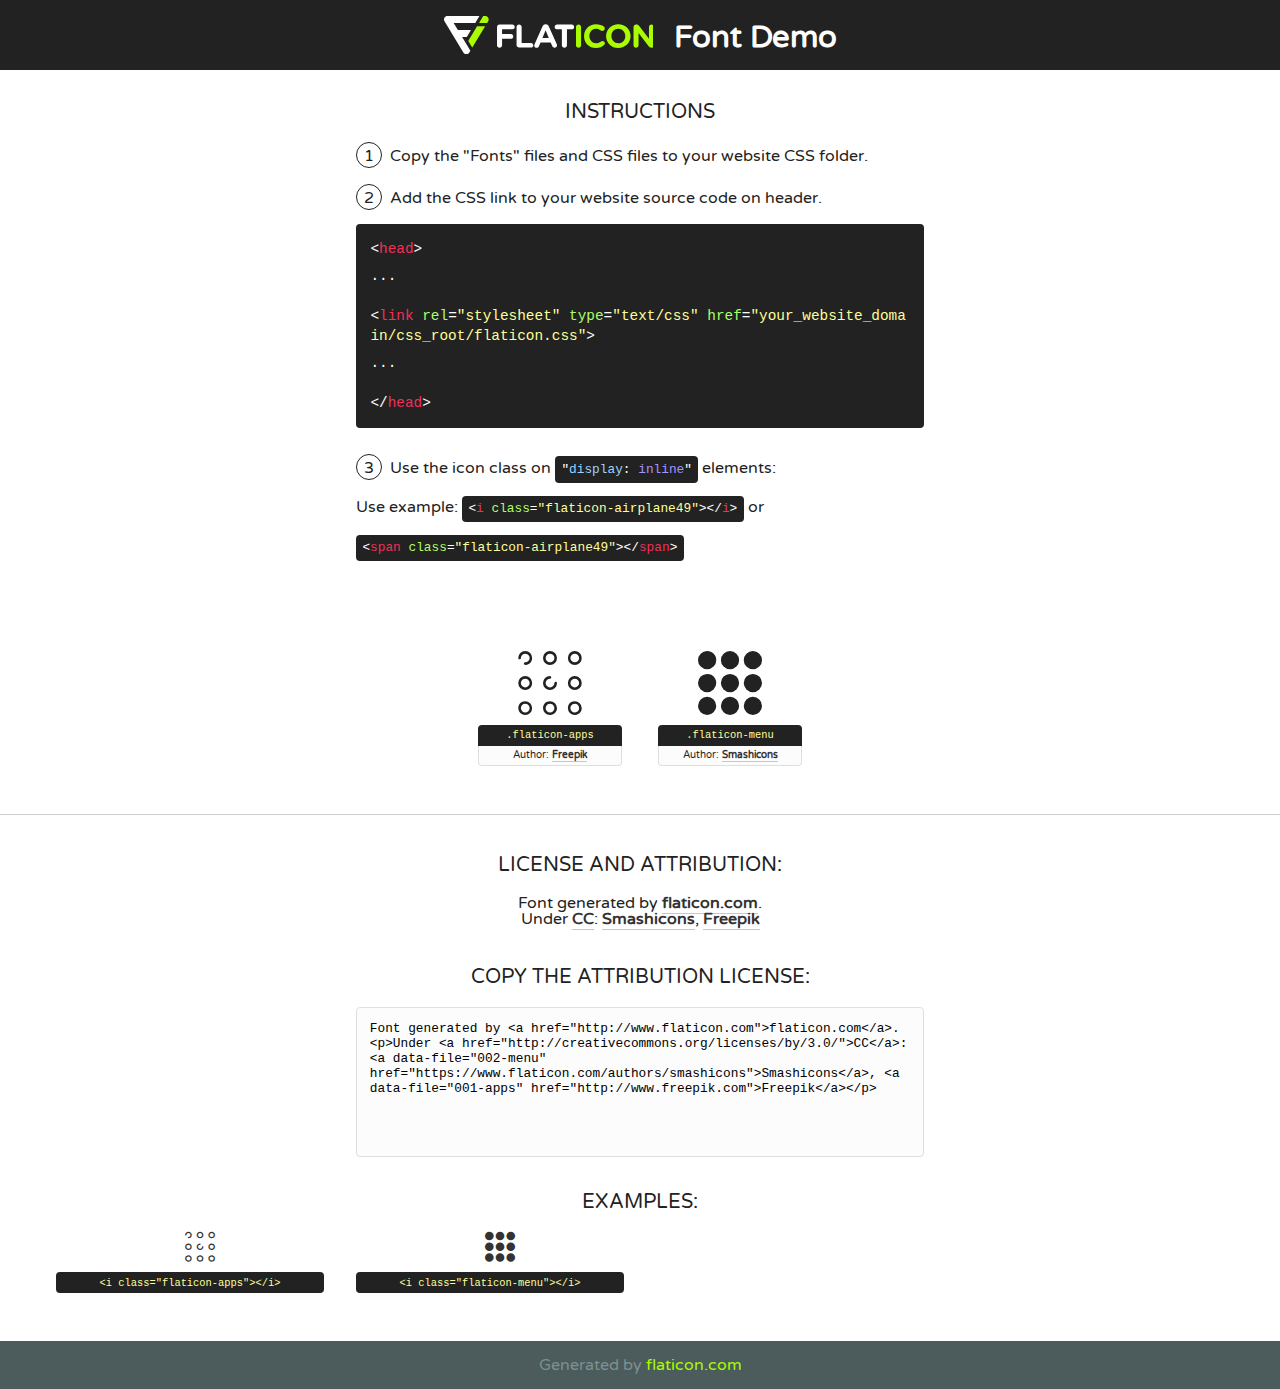
<file: fonts/flacticon/flaticon.html>
<!DOCTYPE html>
<!--
  Flaticon icon font: Flaticon
  Creation date: 07/02/2018 17:23
-->
<html>
<!DOCTYPE html>
<html>

<head>
    <title>Flaticon WebFont</title>
    <link href="http://fonts.googleapis.com/css?family=Varela+Round" rel="stylesheet" type="text/css" />
    <link rel="stylesheet" type="text/css" href="../../css/flaticon.css">
    <meta charset="UTF-8">
    <style>
    html, body, div, span, applet, object, iframe,
    h1, h2, h3, h4, h5, h6, p, blockquote, pre,
    a, abbr, acronym, address, big, cite, code,
    del, dfn, em, img, ins, kbd, q, s, samp,
    small, strike, strong, sub, sup, tt, var,
    b, u, i, center,
    dl, dt, dd, ol, ul, li,
    fieldset, form, label, legend,
    table, caption, tbody, tfoot, thead, tr, th, td,
    article, aside, canvas, details, embed, 
    figure, figcaption, footer, header, hgroup, 
    menu, nav, output, ruby, section, summary,
    time, mark, audio, video {
        margin: 0;
        padding: 0;
        border: 0;
        font-size: 100%;
        font: inherit;
        vertical-align: baseline;
    }
    /* HTML5 display-role reset for older browsers */
    article, aside, details, figcaption, figure, 
    footer, header, hgroup, menu, nav, section {
        display: block;
    }
    body {
        line-height: 1;
    }
    ol, ul {
        list-style: none;
    }
    blockquote, q {
        quotes: none;
    }
    blockquote:before, blockquote:after,
    q:before, q:after {
        content: '';
        content: none;
    }
    table {
        border-collapse: collapse;
        border-spacing: 0;
    }
    body {
        font-family: 'Varela Round', Helvetica, Arial, sans-serif;
        font-size: 16px;
        color: #222;
    }
    a {
        color: #333;
        border-bottom: 1px solid #a9fd00;
        font-weight: bold;
        text-decoration: none;
    }
    * {
        -moz-box-sizing: border-box;
        -webkit-box-sizing: border-box;
        box-sizing: border-box;
        margin: 0;
        padding: 0;
    }
    [class^="flaticon-"]:before, [class*=" flaticon-"]:before, [class^="flaticon-"]:after, [class*=" flaticon-"]:after {
        font-family: Flaticon;
        font-size: 30px;
        font-style: normal;
        margin-left: 20px;
        color: #333;
    }
    .wrapper {
        max-width: 600px;
        margin: auto;
        padding: 0 1em;
    }
    .title {
        font-size: 1.25em;
        text-align: center;
        margin-bottom: 1em;
        text-transform: uppercase;
    }
    header {
        text-align: center;
        background-color: #222;
        color: #fff;
        padding: 1em;
    }
    header .logo {
        width: 210px;
        height: 38px;
        display: inline-block;
        vertical-align: middle;
        margin-right: 1em;
        border: none;
    }
    header strong {
        font-size: 1.95em;
        font-weight: bold;
        vertical-align: middle;
        margin-top: 5px;
        display: inline-block;
    }
    .demo {
        margin: 2em auto;
        line-height: 1.25em;
    }
    .demo ul li {
        margin-bottom: 1em;
    }
    .demo ul li .num {
        color: #222;
        border-radius: 20px;
        display: inline-block;
        width: 26px;
        padding: 3px;
        height: 26px;
        text-align: center;
        margin-right: 0.5em;
        border: 1px solid #222;
    }
    .demo ul li code {
        background-color: #222;
        border-radius: 4px;
        padding: 0.25em 0.5em;
        display: inline-block;
        color: #fff;
        font-family: Consolas,Monaco,Lucida Console,Liberation Mono,DejaVu Sans Mono,Bitstream Vera Sans Mono,Courier New, monospace;
        font-weight: lighter;
        margin-top: 1em;
        font-size: 0.8em;
        word-break: break-all;
    }
    .demo ul li code.big {
        padding: 1em;
        font-size: 0.9em;
    }
    .demo ul li code .red {
        color: #EF3159;
    }
    .demo ul li code .green {
        color: #ACFF65;
    }
    .demo ul li code .yellow {
        color: #FFFF99;
    }
    .demo ul li code .blue {
        color: #99D3FF;
    }
    .demo ul li code .purple {
        color: #A295FF;
    }
    .demo ul li code .dots {
        margin-top: 0.5em;
        display: block;
    }
    #glyphs {
        border-bottom: 1px solid #ccc;
        padding: 2em 0;
        text-align: center;
    }
    .glyph {
        display: inline-block;
        width: 9em;
        margin: 1em;
        text-align: center;
        vertical-align: top;
        background: #FFF;
    }
    .glyph .glyph-icon {
        padding: 10px;
        display: block;
        font-family:"Flaticon";
        font-size: 64px;
        line-height: 1;
    }
    .glyph .glyph-icon:before {
        font-size: 64px;
        color: #222;
        margin-left: 0;
    }
    .class-name {
        font-size: 0.65em;
        background-color: #222;
        color: #fff;
        border-radius: 4px 4px 0 0;
        padding: 0.5em;
        color: #FFFF99;
        font-family: Consolas,Monaco,Lucida Console,Liberation Mono,DejaVu Sans Mono,Bitstream Vera Sans Mono,Courier New, monospace;
    }
    .author-name {
        font-size: 0.6em;
        background-color: #fcfcfd;
        border: 1px solid #DEDEE4;
        border-top: 0;
        border-radius: 0 0 4px 4px;
        padding: 0.5em;
    }
    .class-name:last-child {
        font-size: 10px;
        color:#888;
    }
    .class-name:last-child a {
        font-size: 10px;
        color:#555;
    }
    .class-name:last-child a:hover {
        color:#a9fd00;
    }
    .glyph > input {
        display: block;
        width: 100px;
        margin: 5px auto;
        text-align: center;
        font-size: 12px;
        cursor: text;
    }
    .glyph > input.icon-input {
        font-family:"Flaticon";
        font-size: 16px;
        margin-bottom: 10px;
    }
    .attribution .title {
        margin-top: 2em;
    }
    .attribution textarea {
        background-color: #fcfcfd;
        padding: 1em;
        border: none;
        box-shadow: none;
        border: 1px solid #DEDEE4;
        border-radius: 4px;
        resize: none;
        width: 100%;
        height: 150px;
        font-size: 0.8em;
        font-family: Consolas,Monaco,Lucida Console,Liberation Mono,DejaVu Sans Mono,Bitstream Vera Sans Mono,Courier New, monospace;
        -webkit-appearance: none;
    }
    .iconsuse {
        margin: 2em auto;
        text-align: center;
        max-width: 1200px;
    }
    .iconsuse:after {
        content: '';
        display: table;
        clear: both;
    }
    .iconsuse .image {
        float: left;
        width: 25%;
        padding: 0 1em;
    }
    .iconsuse .image p {
        margin-bottom: 1em;
    }
    .iconsuse .image span {
        display: block;
        font-size: 0.65em;
        background-color: #222;
        color: #fff;
        border-radius: 4px;
        padding: 0.5em;
        color: #FFFF99;
        margin-top: 1em;
        font-family: Consolas,Monaco,Lucida Console,Liberation Mono,DejaVu Sans Mono,Bitstream Vera Sans Mono,Courier New, monospace;
    }
    #footer {
        text-align: center;
        background-color: #4C5B5C;
        color: #7c9192;
        padding: 1em;
    }
    #footer a {
        border: none;
        color: #a9fd00;
        font-weight: normal;
    }
    @media (max-width: 960px) {
        .iconsuse .image {
            width: 50%;
        }
    }
    @media (max-width: 560px) {
        .iconsuse .image {
            width: 100%;
        }
    }
    </style>
</head>

<body class="characters-off">

    <header>
        <a href="http://www.flaticon.com" target="_blank" class="logo">
            <svg version="1.1" xmlns="http://www.w3.org/2000/svg" xmlns:xlink="http://www.w3.org/1999/xlink" xmlns:a="http://ns.adobe.com/AdobeSVGViewerExtensions/3.0/" viewBox="0 0 560.875 102.036" enable-background="new 0 0 560.875 102.036" xml:space="preserve">
                <defs>
                </defs>
                <g>
                    <g class="letters">
                        <path fill="#ffffff" d="M141.596,29.675c0-3.777,2.985-6.767,6.764-6.767h34.438c3.426,0,6.15,2.728,6.15,6.15
                        c0,3.43-2.724,6.149-6.15,6.149h-27.674v13.091h23.719c3.429,0,6.151,2.724,6.151,6.15c0,3.43-2.723,6.149-6.151,6.149h-23.719
                        v17.574c0,3.773-2.986,6.761-6.764,6.761c-3.779,0-6.764-2.989-6.764-6.761V29.675z"></path>
                        <path fill="#ffffff" d="M193.844,29.149c0-3.781,2.985-6.767,6.764-6.767c3.776,0,6.763,2.985,6.763,6.767v42.957h25.039
                        c3.426,0,6.149,2.726,6.149,6.153c0,3.425-2.723,6.15-6.149,6.15h-31.802c-3.779,0-6.764-2.986-6.764-6.768V29.149z"></path>
                        <path fill="#ffffff" d="M241.891,75.71l21.438-48.407c1.492-3.341,4.215-5.357,7.906-5.357h0.792
                        c3.686,0,6.323,2.017,7.815,5.357l21.439,48.407c0.436,0.967,0.701,1.845,0.701,2.723c0,3.602-2.809,6.501-6.414,6.501
                        c-3.161,0-5.269-1.845-6.499-4.655l-4.132-9.661h-27.059l-4.301,10.102c-1.144,2.631-3.426,4.214-6.237,4.214
                        c-3.517,0-6.24-2.81-6.24-6.325C241.1,77.64,241.451,76.677,241.891,75.71z M279.932,58.666l-8.521-20.297l-8.526,20.297H279.932
                        z"></path>
                        <path fill="#ffffff" d="M314.864,35.387H301.86c-3.429,0-6.239-2.813-6.239-6.238c0-3.429,2.811-6.24,6.239-6.24h39.533
                        c3.426,0,6.237,2.811,6.237,6.24c0,3.425-2.811,6.238-6.237,6.238h-13.001v42.785c0,3.773-2.99,6.761-6.764,6.761
                        c-3.779,0-6.764-2.989-6.764-6.761V35.387z"></path>
                        <path fill="#A9FD00" d="M352.615,29.149c0-3.781,2.985-6.767,6.767-6.767c3.774,0,6.761,2.985,6.761,6.767v49.024
                        c0,3.773-2.987,6.761-6.761,6.761c-3.781,0-6.767-2.989-6.767-6.761V29.149z"></path>
                        <path fill="#A9FD00" d="M374.132,53.836v-0.179c0-17.481,13.178-31.801,32.065-31.801c9.22,0,15.459,2.458,20.557,6.238
                        c1.402,1.054,2.637,2.985,2.637,5.357c0,3.692-2.985,6.59-6.681,6.59c-1.845,0-3.071-0.702-4.044-1.319
                        c-3.776-2.813-7.729-4.393-12.562-4.393c-10.364,0-17.831,8.611-17.831,19.154v0.173c0,10.542,7.291,19.329,17.831,19.329
                        c5.715,0,9.492-1.756,13.359-4.834c1.049-0.874,2.458-1.491,4.039-1.491c3.429,0,6.325,2.813,6.325,6.236
                        c0,2.106-1.056,3.78-2.282,4.834c-5.539,4.834-12.036,7.733-21.878,7.733C387.572,85.464,374.132,71.493,374.132,53.836z"></path>
                        <path fill="#A9FD00" d="M433.009,53.836v-0.179c0-17.481,13.79-31.801,32.766-31.801c18.981,0,32.592,14.143,32.592,31.628v0.173
                        c0,17.483-13.785,31.807-32.769,31.807C446.625,85.464,433.009,71.32,433.009,53.836z M484.224,53.836v-0.179
                        c0-10.539-7.725-19.326-18.626-19.326c-10.893,0-18.449,8.611-18.449,19.154v0.173c0,10.542,7.73,19.329,18.626,19.329
                        C476.676,72.986,484.224,64.378,484.224,53.836z"></path>
                        <path fill="#A9FD00" d="M506.233,29.321c0-3.774,2.99-6.763,6.767-6.763h1.401c3.252,0,5.183,1.583,7.029,3.953l26.093,34.265
                        V29.059c0-3.692,2.99-6.677,6.681-6.677c3.683,0,6.671,2.985,6.671,6.677v48.934c0,3.78-2.987,6.765-6.764,6.765h-0.436
                        c-3.257,0-5.188-1.581-7.034-3.953l-27.056-35.492v32.944c0,3.687-2.985,6.676-6.678,6.676c-3.683,0-6.673-2.989-6.673-6.676
                        V29.321z"></path>
                    </g>
                    <g class="insignia">
                        <path fill="#ffffff" d="M48.372,56.137h12.517l11.156-18.537H37.186L25.688,18.539h57.825L94.668,0H9.271
                        C5.925,0,2.842,1.801,1.198,4.716c-1.644,2.907-1.593,6.482,0.134,9.343l50.38,83.501c1.678,2.781,4.689,4.476,7.938,4.476
                        c3.246,0,6.257-1.695,7.935-4.476l2.898-4.804L48.372,56.137z"></path>
                        <g class="i">
                            <path fill="#A9FD00" d="M93.575,18.539h0.031v0.004l21.652,0.004l2.705-4.488c1.727-2.861,1.778-6.436,0.133-9.343
                            C116.454,1.801,113.371,0,110.026,0h-5.294L93.575,18.539z"></path>
                            <polygon fill="#A9FD00" points="88.291,27.356 64.725,66.486 75.519,84.404 109.942,27.356"></polygon>
                        </g>
                    </g>
                </g>
            </svg>
        </a>
        <strong>Font Demo</strong>
    </header>


    <section class="demo wrapper">

        <p class="title">Instructions</p>

        <ul>
            <li>
                <span class="num">1</span>Copy the "Fonts" files and CSS files to your website CSS folder.
            </li>
            <li>
                <span class="num">2</span>Add the CSS link to your website source code on header.
                <code class="big">
                    &lt;<span class="red">head</span>&gt;
                    <br/><span class="dots">...</span>
                    <br/>&lt;<span class="red">link</span> <span class="green">rel</span>=<span class="yellow">"stylesheet"</span> <span class="green">type</span>=<span class="yellow">"text/css"</span> <span class="green">href</span>=<span class="yellow">"your_website_domain/css_root/flaticon.css"</span>&gt;
                    <br/><span class="dots">...</span>
                    <br/>&lt;/<span class="red">head</span>&gt;
                </code>
            </li>

            <li>
                <p>
                    <span class="num">3</span>Use the icon class on <code>"<span class="blue">display</span>:<span class="purple"> inline</span>"</code> elements:
                    <br />
                    Use example: <code>&lt;<span class="red">i</span> <span class="green">class</span>=<span class="yellow">&quot;flaticon-airplane49&quot;</span>&gt;&lt;/<span class="red">i</span>&gt;</code> or <code>&lt;<span class="red">span</span> <span class="green">class</span>=<span class="yellow">&quot;flaticon-airplane49&quot;</span>&gt;&lt;/<span class="red">span</span>&gt;</code>
            </li>
        </ul>

    </section>




   <section id="glyphs">          
    
      
        <div class="glyph"><div class="glyph-icon flaticon-apps"></div>
            <div class="class-name">.flaticon-apps</div>
            <div class="author-name">Author: <a data-file="001-apps" href="http://www.freepik.com">Freepik</a> </div> 
        </div>        
        
        <div class="glyph"><div class="glyph-icon flaticon-menu"></div>
            <div class="class-name">.flaticon-menu</div>
            <div class="author-name">Author: <a data-file="002-menu" href="https://www.flaticon.com/authors/smashicons">Smashicons</a> </div> 
        </div>        
        

    </section>



    <section class="attribution wrapper"   style="text-align:center;">

      <div class="title">License and attribution:</div><div class="attrDiv">Font generated by <a href="http://www.flaticon.com">flaticon.com</a>. <div><p>Under <a href="http://creativecommons.org/licenses/by/3.0/">CC</a>: <a data-file="002-menu" href="https://www.flaticon.com/authors/smashicons">Smashicons</a>, <a data-file="001-apps" href="http://www.freepik.com">Freepik</a></p>  </div>
      </div>
      <div class="title">Copy the Attribution License:</div>

    <textarea onclick="this.focus();this.select();">Font generated by &lt;a href=&quot;http://www.flaticon.com&quot;&gt;flaticon.com&lt;/a&gt;. <p>Under <a href="http://creativecommons.org/licenses/by/3.0/">CC</a>: <a data-file="002-menu" href="https://www.flaticon.com/authors/smashicons">Smashicons</a>, <a data-file="001-apps" href="http://www.freepik.com">Freepik</a></p>  
     </textarea>

    </section>

    <section class="iconsuse">

          <div class="title">Examples:</div>            
             
            <div class="image">
                <p>
                    <i class="glyph-icon flaticon-apps"></i> 
                    <span>&lt;i class=&quot;flaticon-apps&quot;&gt;&lt;/i&gt;</span>
                </p>
            </div>
            
            <div class="image">
                <p>
                    <i class="glyph-icon flaticon-menu"></i> 
                    <span>&lt;i class=&quot;flaticon-menu&quot;&gt;&lt;/i&gt;</span>
                </p>
            </div>
                       
        </div>
                            
    </section>

<div id="footer">
    <div>Generated by <a href="http://www.flaticon.com">flaticon.com</a>
    </div>
</div>



</body>
</html>
</file>
<file: css/flaticon.css>
/*
  	Flaticon icon font: Flaticon
  	Creation date: 07/02/2018 17:23
  	*/

@font-face {
  font-family: "Flaticon";
  src: url("../fonts/flacticon/Flaticon.eot");
  src: url("../fonts/flacticon/Flaticon.eot?#iefix") format("embedded-opentype"),
       url("../fonts/flacticon/Flaticon.woff") format("woff"),
       url("../fonts/flacticon/Flaticon.ttf") format("truetype"),
       url("../fonts/flacticon/Flaticon.svg#Flaticon") format("svg");
  font-weight: normal;
  font-style: normal;
}

@media screen and (-webkit-min-device-pixel-ratio:0) {
  @font-face {
    font-family: "Flaticon";
    src: url("../fonts/flacticon/Flaticon.svg#Flaticon") format("svg");
  }
}

[class^="flaticon-"]:before, [class*=" flaticon-"]:before,
[class^="flaticon-"]:after, [class*=" flaticon-"]:after {   
  font-family: Flaticon;
  font-style: normal;
}

.flaticon-apps:before { content: "\f100"; }
.flaticon-menu:before { content: "\f101"; }
</file>
<file: css/video-js.css>
.video-js .vjs-big-play-button .vjs-icon-placeholder:before, .vjs-button > .vjs-icon-placeholder:before, .video-js .vjs-modal-dialog, .vjs-modal-dialog .vjs-modal-dialog-content {
  position: absolute;
  top: 0;
  left: 0;
  width: 100%;
  height: 100%; }

.video-js .vjs-big-play-button .vjs-icon-placeholder:before, .vjs-button > .vjs-icon-placeholder:before {
  text-align: center; }

@font-face {
  font-family: VideoJS;
  src: url("../font/2.1.0/VideoJS.eot?#iefix") format("eot"); }

@font-face {
  font-family: VideoJS;
  src: url([data-uri]) format("woff"), url([data-uri]) format("truetype");
  font-weight: normal;
  font-style: normal; }

.vjs-icon-play, .video-js .vjs-big-play-button .vjs-icon-placeholder:before, .video-js .vjs-play-control .vjs-icon-placeholder {
  font-family: VideoJS;
  font-weight: normal;
  font-style: normal; }
  .vjs-icon-play:before, .video-js .vjs-big-play-button .vjs-icon-placeholder:before, .video-js .vjs-play-control .vjs-icon-placeholder:before {
    content: "\f101"; }

.vjs-icon-play-circle {
  font-family: VideoJS;
  font-weight: normal;
  font-style: normal; }
  .vjs-icon-play-circle:before {
    content: "\f102"; }

.vjs-icon-pause, .video-js .vjs-play-control.vjs-playing .vjs-icon-placeholder {
  font-family: VideoJS;
  font-weight: normal;
  font-style: normal; }
  .vjs-icon-pause:before, .video-js .vjs-play-control.vjs-playing .vjs-icon-placeholder:before {
    content: "\f103"; }

.vjs-icon-volume-mute, .video-js .vjs-mute-control.vjs-vol-0 .vjs-icon-placeholder {
  font-family: VideoJS;
  font-weight: normal;
  font-style: normal; }
  .vjs-icon-volume-mute:before, .video-js .vjs-mute-control.vjs-vol-0 .vjs-icon-placeholder:before {
    content: "\f104"; }

.vjs-icon-volume-low, .video-js .vjs-mute-control.vjs-vol-1 .vjs-icon-placeholder {
  font-family: VideoJS;
  font-weight: normal;
  font-style: normal; }
  .vjs-icon-volume-low:before, .video-js .vjs-mute-control.vjs-vol-1 .vjs-icon-placeholder:before {
    content: "\f105"; }

.vjs-icon-volume-mid, .video-js .vjs-mute-control.vjs-vol-2 .vjs-icon-placeholder {
  font-family: VideoJS;
  font-weight: normal;
  font-style: normal; }
  .vjs-icon-volume-mid:before, .video-js .vjs-mute-control.vjs-vol-2 .vjs-icon-placeholder:before {
    content: "\f106"; }

.vjs-icon-volume-high, .video-js .vjs-mute-control .vjs-icon-placeholder {
  font-family: VideoJS;
  font-weight: normal;
  font-style: normal; }
  .vjs-icon-volume-high:before, .video-js .vjs-mute-control .vjs-icon-placeholder:before {
    content: "\f107"; }

.vjs-icon-fullscreen-enter, .video-js .vjs-fullscreen-control .vjs-icon-placeholder {
  font-family: VideoJS;
  font-weight: normal;
  font-style: normal; }
  .vjs-icon-fullscreen-enter:before, .video-js .vjs-fullscreen-control .vjs-icon-placeholder:before {
    content: "\f108"; }

.vjs-icon-fullscreen-exit, .video-js.vjs-fullscreen .vjs-fullscreen-control .vjs-icon-placeholder {
  font-family: VideoJS;
  font-weight: normal;
  font-style: normal; }
  .vjs-icon-fullscreen-exit:before, .video-js.vjs-fullscreen .vjs-fullscreen-control .vjs-icon-placeholder:before {
    content: "\f109"; }

.vjs-icon-square {
  font-family: VideoJS;
  font-weight: normal;
  font-style: normal; }
  .vjs-icon-square:before {
    content: "\f10a"; }

.vjs-icon-spinner {
  font-family: VideoJS;
  font-weight: normal;
  font-style: normal; }
  .vjs-icon-spinner:before {
    content: "\f10b"; }

.vjs-icon-subtitles, .video-js .vjs-subtitles-button .vjs-icon-placeholder, .video-js .vjs-subs-caps-button .vjs-icon-placeholder,
.video-js.video-js:lang(en-GB) .vjs-subs-caps-button .vjs-icon-placeholder,
.video-js.video-js:lang(en-IE) .vjs-subs-caps-button .vjs-icon-placeholder,
.video-js.video-js:lang(en-AU) .vjs-subs-caps-button .vjs-icon-placeholder,
.video-js.video-js:lang(en-NZ) .vjs-subs-caps-button .vjs-icon-placeholder {
  font-family: VideoJS;
  font-weight: normal;
  font-style: normal; }
  .vjs-icon-subtitles:before, .video-js .vjs-subtitles-button .vjs-icon-placeholder:before, .video-js .vjs-subs-caps-button .vjs-icon-placeholder:before,
  .video-js.video-js:lang(en-GB) .vjs-subs-caps-button .vjs-icon-placeholder:before,
  .video-js.video-js:lang(en-IE) .vjs-subs-caps-button .vjs-icon-placeholder:before,
  .video-js.video-js:lang(en-AU) .vjs-subs-caps-button .vjs-icon-placeholder:before,
  .video-js.video-js:lang(en-NZ) .vjs-subs-caps-button .vjs-icon-placeholder:before {
    content: "\f10c"; }

.vjs-icon-captions, .video-js .vjs-captions-button .vjs-icon-placeholder, .video-js:lang(en) .vjs-subs-caps-button .vjs-icon-placeholder,
.video-js:lang(fr-CA) .vjs-subs-caps-button .vjs-icon-placeholder {
  font-family: VideoJS;
  font-weight: normal;
  font-style: normal; }
  .vjs-icon-captions:before, .video-js .vjs-captions-button .vjs-icon-placeholder:before, .video-js:lang(en) .vjs-subs-caps-button .vjs-icon-placeholder:before,
  .video-js:lang(fr-CA) .vjs-subs-caps-button .vjs-icon-placeholder:before {
    content: "\f10d"; }

.vjs-icon-chapters, .video-js .vjs-chapters-button .vjs-icon-placeholder {
  font-family: VideoJS;
  font-weight: normal;
  font-style: normal; }
  .vjs-icon-chapters:before, .video-js .vjs-chapters-button .vjs-icon-placeholder:before {
    content: "\f10e"; }

.vjs-icon-share {
  font-family: VideoJS;
  font-weight: normal;
  font-style: normal; }
  .vjs-icon-share:before {
    content: "\f10f"; }

.vjs-icon-cog {
  font-family: VideoJS;
  font-weight: normal;
  font-style: normal; }
  .vjs-icon-cog:before {
    content: "\f110"; }

.vjs-icon-circle, .video-js .vjs-play-progress, .video-js .vjs-volume-level {
  font-family: VideoJS;
  font-weight: normal;
  font-style: normal; }
  .vjs-icon-circle:before, .video-js .vjs-play-progress:before, .video-js .vjs-volume-level:before {
    content: "\f111"; }

.vjs-icon-circle-outline {
  font-family: VideoJS;
  font-weight: normal;
  font-style: normal; }
  .vjs-icon-circle-outline:before {
    content: "\f112"; }

.vjs-icon-circle-inner-circle {
  font-family: VideoJS;
  font-weight: normal;
  font-style: normal; }
  .vjs-icon-circle-inner-circle:before {
    content: "\f113"; }

.vjs-icon-hd {
  font-family: VideoJS;
  font-weight: normal;
  font-style: normal; }
  .vjs-icon-hd:before {
    content: "\f114"; }

.vjs-icon-cancel, .video-js .vjs-control.vjs-close-button .vjs-icon-placeholder {
  font-family: VideoJS;
  font-weight: normal;
  font-style: normal; }
  .vjs-icon-cancel:before, .video-js .vjs-control.vjs-close-button .vjs-icon-placeholder:before {
    content: "\f115"; }

.vjs-icon-replay, .video-js .vjs-play-control.vjs-ended .vjs-icon-placeholder {
  font-family: VideoJS;
  font-weight: normal;
  font-style: normal; }
  .vjs-icon-replay:before, .video-js .vjs-play-control.vjs-ended .vjs-icon-placeholder:before {
    content: "\f116"; }

.vjs-icon-facebook {
  font-family: VideoJS;
  font-weight: normal;
  font-style: normal; }
  .vjs-icon-facebook:before {
    content: "\f117"; }

.vjs-icon-gplus {
  font-family: VideoJS;
  font-weight: normal;
  font-style: normal; }
  .vjs-icon-gplus:before {
    content: "\f118"; }

.vjs-icon-linkedin {
  font-family: VideoJS;
  font-weight: normal;
  font-style: normal; }
  .vjs-icon-linkedin:before {
    content: "\f119"; }

.vjs-icon-twitter {
  font-family: VideoJS;
  font-weight: normal;
  font-style: normal; }
  .vjs-icon-twitter:before {
    content: "\f11a"; }

.vjs-icon-tumblr {
  font-family: VideoJS;
  font-weight: normal;
  font-style: normal; }
  .vjs-icon-tumblr:before {
    content: "\f11b"; }

.vjs-icon-pinterest {
  font-family: VideoJS;
  font-weight: normal;
  font-style: normal; }
  .vjs-icon-pinterest:before {
    content: "\f11c"; }

.vjs-icon-audio-description, .video-js .vjs-descriptions-button .vjs-icon-placeholder {
  font-family: VideoJS;
  font-weight: normal;
  font-style: normal; }
  .vjs-icon-audio-description:before, .video-js .vjs-descriptions-button .vjs-icon-placeholder:before {
    content: "\f11d"; }

.vjs-icon-audio, .video-js .vjs-audio-button .vjs-icon-placeholder {
  font-family: VideoJS;
  font-weight: normal;
  font-style: normal; }
  .vjs-icon-audio:before, .video-js .vjs-audio-button .vjs-icon-placeholder:before {
    content: "\f11e"; }

.vjs-icon-next-item {
  font-family: VideoJS;
  font-weight: normal;
  font-style: normal; }
  .vjs-icon-next-item:before {
    content: "\f11f"; }

.vjs-icon-previous-item {
  font-family: VideoJS;
  font-weight: normal;
  font-style: normal; }
  .vjs-icon-previous-item:before {
    content: "\f120"; }

.video-js {
  display: block;
  vertical-align: top;
  box-sizing: border-box;
  color: #fff;
  background-color: #000;
  position: relative;
  padding: 0;
  font-size: 10px;
  line-height: 1;
  font-weight: normal;
  font-style: normal;
  font-family: Arial, Helvetica, sans-serif;
  word-break: initial; }
  .video-js:-moz-full-screen {
    position: absolute; }
  .video-js:-webkit-full-screen {
    width: 100% !important;
    height: 100% !important; }

.video-js[tabindex="-1"] {
  outline: none; }

.video-js *,
.video-js *:before,
.video-js *:after {
  box-sizing: inherit; }

.video-js ul {
  font-family: inherit;
  font-size: inherit;
  line-height: inherit;
  list-style-position: outside;
  margin-left: 0;
  margin-right: 0;
  margin-top: 0;
  margin-bottom: 0; }

.video-js.vjs-fluid,
.video-js.vjs-16-9,
.video-js.vjs-4-3 {
  width: 100%;
  max-width: 100%;
  height: 0; }

.video-js.vjs-16-9 {
  padding-top: 56.25%; }

.video-js.vjs-4-3 {
  padding-top: 75%; }

.video-js.vjs-fill {
  width: 100%;
  height: 100%; }

.video-js .vjs-tech {
  position: absolute;
  top: 0;
  left: 0;
  width: 100%;
  height: 100%; }

body.vjs-full-window {
  padding: 0;
  margin: 0;
  height: 100%;
  overflow-y: auto; }

.vjs-full-window .video-js.vjs-fullscreen {
  position: fixed;
  overflow: hidden;
  z-index: 1000;
  left: 0;
  top: 0;
  bottom: 0;
  right: 0; }

.video-js.vjs-fullscreen {
  width: 100% !important;
  height: 100% !important;
  padding-top: 0 !important; }

.video-js.vjs-fullscreen.vjs-user-inactive {
  cursor: none; }

.vjs-hidden {
  display: none !important; }

.vjs-disabled {
  opacity: 0.5;
  cursor: default; }

.video-js .vjs-offscreen {
  height: 1px;
  left: -9999px;
  position: absolute;
  top: 0;
  width: 1px; }

.vjs-lock-showing {
  display: block !important;
  opacity: 1;
  visibility: visible; }

.vjs-no-js {
  padding: 20px;
  color: #fff;
  background-color: #000;
  font-size: 18px;
  font-family: Arial, Helvetica, sans-serif;
  text-align: center;
  width: 300px;
  height: 150px;
  margin: 0px auto; }

.vjs-no-js a,
.vjs-no-js a:visited {
  color: #66A8CC; }

.video-js .vjs-big-play-button {
  font-size: 3em;
  line-height: 1.5em;
  height: 1.5em;
  width: 3em;
  display: block;
  position: absolute;
  top: 10px;
  left: 10px;
  padding: 0;
  cursor: pointer;
  opacity: 1;
  border: 0.06666em solid #fff;
  background-color: #2B333F;
  background-color: rgba(43, 51, 63, 0.7);
  -webkit-border-radius: 0.3em;
  -moz-border-radius: 0.3em;
  border-radius: 0.3em;
  -webkit-transition: all 0.4s;
  -moz-transition: all 0.4s;
  -ms-transition: all 0.4s;
  -o-transition: all 0.4s;
  transition: all 0.4s; }

.vjs-big-play-centered .vjs-big-play-button {
  top: 50%;
  left: 50%;
  margin-top: -0.75em;
  margin-left: -1.5em; }

.video-js:hover .vjs-big-play-button,
.video-js .vjs-big-play-button:focus {
  border-color: #fff;
  background-color: #73859f;
  background-color: rgba(115, 133, 159, 0.5);
  -webkit-transition: all 0s;
  -moz-transition: all 0s;
  -ms-transition: all 0s;
  -o-transition: all 0s;
  transition: all 0s; }

.vjs-controls-disabled .vjs-big-play-button,
.vjs-has-started .vjs-big-play-button,
.vjs-using-native-controls .vjs-big-play-button,
.vjs-error .vjs-big-play-button {
  display: none; }

.vjs-has-started.vjs-paused.vjs-show-big-play-button-on-pause .vjs-big-play-button {
  display: block; }

.video-js button {
  background: none;
  border: none;
  color: inherit;
  display: inline-block;
  overflow: visible;
  font-size: inherit;
  line-height: inherit;
  text-transform: none;
  text-decoration: none;
  transition: none;
  -webkit-appearance: none;
  -moz-appearance: none;
  appearance: none; }

.vjs-control .vjs-button {
  width: 100%;
  height: 100%; }

.video-js .vjs-control.vjs-close-button {
  cursor: pointer;
  height: 3em;
  position: absolute;
  right: 0;
  top: 0.5em;
  z-index: 2; }

.video-js .vjs-modal-dialog {
  background: rgba(0, 0, 0, 0.8);
  background: -webkit-linear-gradient(-90deg, rgba(0, 0, 0, 0.8), rgba(255, 255, 255, 0));
  background: linear-gradient(180deg, rgba(0, 0, 0, 0.8), rgba(255, 255, 255, 0));
  overflow: auto;
  box-sizing: content-box; }

.video-js .vjs-modal-dialog > * {
  box-sizing: border-box; }

.vjs-modal-dialog .vjs-modal-dialog-content {
  font-size: 1.2em;
  line-height: 1.5;
  padding: 20px 24px;
  z-index: 1; }

.vjs-menu-button {
  cursor: pointer; }

.vjs-menu-button.vjs-disabled {
  cursor: default; }

.vjs-workinghover .vjs-menu-button.vjs-disabled:hover .vjs-menu {
  display: none; }

.vjs-menu .vjs-menu-content {
  display: block;
  padding: 0;
  margin: 0;
  font-family: Arial, Helvetica, sans-serif;
  overflow: auto;
  box-sizing: content-box; }

.vjs-menu .vjs-menu-content > * {
  box-sizing: border-box; }

.vjs-scrubbing .vjs-menu-button:hover .vjs-menu {
  display: none; }

.vjs-menu li {
  list-style: none;
  margin: 0;
  padding: 0.2em 0;
  line-height: 1.4em;
  font-size: 1.2em;
  text-align: center;
  text-transform: lowercase; }

.vjs-menu li.vjs-menu-item:focus,
.vjs-menu li.vjs-menu-item:hover {
  background-color: #73859f;
  background-color: rgba(115, 133, 159, 0.5); }

.vjs-menu li.vjs-selected,
.vjs-menu li.vjs-selected:focus,
.vjs-menu li.vjs-selected:hover {
  background-color: #fff;
  color: #2B333F; }

.vjs-menu li.vjs-menu-title {
  text-align: center;
  text-transform: uppercase;
  font-size: 1em;
  line-height: 2em;
  padding: 0;
  margin: 0 0 0.3em 0;
  font-weight: bold;
  cursor: default; }

.vjs-menu-button-popup .vjs-menu {
  display: none;
  position: absolute;
  bottom: 0;
  width: 10em;
  left: -3em;
  height: 0em;
  margin-bottom: 1.5em;
  border-top-color: rgba(43, 51, 63, 0.7); }

.vjs-menu-button-popup .vjs-menu .vjs-menu-content {
  background-color: #2B333F;
  background-color: rgba(43, 51, 63, 0.7);
  position: absolute;
  width: 100%;
  bottom: 1.5em;
  max-height: 15em; }

.vjs-workinghover .vjs-menu-button-popup:hover .vjs-menu,
.vjs-menu-button-popup .vjs-menu.vjs-lock-showing {
  display: block; }

.video-js .vjs-menu-button-inline {
  -webkit-transition: all 0.4s;
  -moz-transition: all 0.4s;
  -ms-transition: all 0.4s;
  -o-transition: all 0.4s;
  transition: all 0.4s;
  overflow: hidden; }

.video-js .vjs-menu-button-inline:before {
  width: 2.222222222em; }

.video-js .vjs-menu-button-inline:hover,
.video-js .vjs-menu-button-inline:focus,
.video-js .vjs-menu-button-inline.vjs-slider-active,
.video-js.vjs-no-flex .vjs-menu-button-inline {
  width: 12em; }

.vjs-menu-button-inline .vjs-menu {
  opacity: 0;
  height: 100%;
  width: auto;
  position: absolute;
  left: 4em;
  top: 0;
  padding: 0;
  margin: 0;
  -webkit-transition: all 0.4s;
  -moz-transition: all 0.4s;
  -ms-transition: all 0.4s;
  -o-transition: all 0.4s;
  transition: all 0.4s; }

.vjs-menu-button-inline:hover .vjs-menu,
.vjs-menu-button-inline:focus .vjs-menu,
.vjs-menu-button-inline.vjs-slider-active .vjs-menu {
  display: block;
  opacity: 1; }

.vjs-no-flex .vjs-menu-button-inline .vjs-menu {
  display: block;
  opacity: 1;
  position: relative;
  width: auto; }

.vjs-no-flex .vjs-menu-button-inline:hover .vjs-menu,
.vjs-no-flex .vjs-menu-button-inline:focus .vjs-menu,
.vjs-no-flex .vjs-menu-button-inline.vjs-slider-active .vjs-menu {
  width: auto; }

.vjs-menu-button-inline .vjs-menu-content {
  width: auto;
  height: 100%;
  margin: 0;
  overflow: hidden; }

.video-js .vjs-control-bar {
  display: none;
  width: 100%;
  position: absolute;
  bottom: 0;
  left: 0;
  right: 0;
  height: 3.0em;
  background-color: #2B333F;
  background-color: rgba(43, 51, 63, 0.7); }

.vjs-has-started .vjs-control-bar {
  display: -webkit-box;
  display: -webkit-flex;
  display: -ms-flexbox;
  display: flex;
  visibility: visible;
  opacity: 1;
  -webkit-transition: visibility 0.1s, opacity 0.1s;
  -moz-transition: visibility 0.1s, opacity 0.1s;
  -ms-transition: visibility 0.1s, opacity 0.1s;
  -o-transition: visibility 0.1s, opacity 0.1s;
  transition: visibility 0.1s, opacity 0.1s; }

.vjs-has-started.vjs-user-inactive.vjs-playing .vjs-control-bar {
  visibility: visible;
  opacity: 0;
  -webkit-transition: visibility 1s, opacity 1s;
  -moz-transition: visibility 1s, opacity 1s;
  -ms-transition: visibility 1s, opacity 1s;
  -o-transition: visibility 1s, opacity 1s;
  transition: visibility 1s, opacity 1s; }

.vjs-controls-disabled .vjs-control-bar,
.vjs-using-native-controls .vjs-control-bar,
.vjs-error .vjs-control-bar {
  display: none !important; }

.vjs-audio.vjs-has-started.vjs-user-inactive.vjs-playing .vjs-control-bar {
  opacity: 1;
  visibility: visible; }

.vjs-has-started.vjs-no-flex .vjs-control-bar {
  display: table; }

.video-js .vjs-control {
  position: relative;
  text-align: center;
  margin: 0;
  padding: 0;
  height: 100%;
  width: 4em;
  -webkit-box-flex: none;
  -moz-box-flex: none;
  -webkit-flex: none;
  -ms-flex: none;
  flex: none; }

.vjs-button > .vjs-icon-placeholder:before {
  font-size: 1.8em;
  line-height: 1.67; }

.video-js .vjs-control:focus:before,
.video-js .vjs-control:hover:before,
.video-js .vjs-control:focus {
  text-shadow: 0em 0em 1em white; }

.video-js .vjs-control-text {
  border: 0;
  clip: rect(0 0 0 0);
  height: 1px;
  overflow: hidden;
  padding: 0;
  position: absolute;
  width: 1px; }

.vjs-no-flex .vjs-control {
  display: table-cell;
  vertical-align: middle; }

.video-js .vjs-custom-control-spacer {
  display: none; }

.video-js .vjs-progress-control {
  cursor: pointer;
  -webkit-box-flex: auto;
  -moz-box-flex: auto;
  -webkit-flex: auto;
  -ms-flex: auto;
  flex: auto;
  display: -webkit-box;
  display: -webkit-flex;
  display: -ms-flexbox;
  display: flex;
  -webkit-box-align: center;
  -webkit-align-items: center;
  -ms-flex-align: center;
  align-items: center;
  min-width: 4em; }

.video-js .vjs-progress-control.disabled {
  cursor: default; }

.vjs-live .vjs-progress-control {
  display: none; }

.vjs-no-flex .vjs-progress-control {
  width: auto; }

.video-js .vjs-progress-holder {
  -webkit-box-flex: auto;
  -moz-box-flex: auto;
  -webkit-flex: auto;
  -ms-flex: auto;
  flex: auto;
  -webkit-transition: all 0.2s;
  -moz-transition: all 0.2s;
  -ms-transition: all 0.2s;
  -o-transition: all 0.2s;
  transition: all 0.2s;
  height: 0.3em; }

.video-js .vjs-progress-control .vjs-progress-holder {
  margin: 0 10px; }

.video-js .vjs-progress-control:hover .vjs-progress-holder {
  font-size: 1.666666666666666666em; }

.video-js .vjs-progress-control:hover .vjs-progress-holder.disabled {
  font-size: 1em; }

.video-js .vjs-progress-holder .vjs-play-progress,
.video-js .vjs-progress-holder .vjs-load-progress,
.video-js .vjs-progress-holder .vjs-load-progress div {
  position: absolute;
  display: block;
  height: 100%;
  margin: 0;
  padding: 0;
  width: 0;
  left: 0;
  top: 0; }

.video-js .vjs-play-progress {
  background-color: #fff; }
  .video-js .vjs-play-progress:before {
    font-size: 0.9em;
    position: absolute;
    right: -0.5em;
    top: -0.333333333333333em;
    z-index: 1; }

.video-js .vjs-load-progress {
  background: #bfc7d3;
  background: rgba(115, 133, 159, 0.5); }

.video-js .vjs-load-progress div {
  background: white;
  background: rgba(115, 133, 159, 0.75); }

.video-js .vjs-time-tooltip {
  background-color: #fff;
  background-color: rgba(255, 255, 255, 0.8);
  -webkit-border-radius: 0.3em;
  -moz-border-radius: 0.3em;
  border-radius: 0.3em;
  color: #000;
  float: right;
  font-family: Arial, Helvetica, sans-serif;
  font-size: 1em;
  padding: 6px 8px 8px 8px;
  pointer-events: none;
  position: relative;
  top: -3.4em;
  visibility: hidden;
  z-index: 1; }

.video-js .vjs-progress-holder:focus .vjs-time-tooltip {
  display: none; }

.video-js .vjs-progress-control:hover .vjs-time-tooltip,
.video-js .vjs-progress-control:hover .vjs-progress-holder:focus .vjs-time-tooltip {
  display: block;
  font-size: 0.6em;
  visibility: visible; }

.video-js .vjs-progress-control.disabled:hover .vjs-time-tooltip {
  font-size: 1em; }

.video-js .vjs-progress-control .vjs-mouse-display {
  display: none;
  position: absolute;
  width: 1px;
  height: 100%;
  background-color: #000;
  z-index: 1; }

.vjs-no-flex .vjs-progress-control .vjs-mouse-display {
  z-index: 0; }

.video-js .vjs-progress-control:hover .vjs-mouse-display {
  display: block; }

.video-js.vjs-user-inactive .vjs-progress-control .vjs-mouse-display {
  visibility: hidden;
  opacity: 0;
  -webkit-transition: visibility 1s, opacity 1s;
  -moz-transition: visibility 1s, opacity 1s;
  -ms-transition: visibility 1s, opacity 1s;
  -o-transition: visibility 1s, opacity 1s;
  transition: visibility 1s, opacity 1s; }

.video-js.vjs-user-inactive.vjs-no-flex .vjs-progress-control .vjs-mouse-display {
  display: none; }

.vjs-mouse-display .vjs-time-tooltip {
  color: #fff;
  background-color: #000;
  background-color: rgba(0, 0, 0, 0.8); }

.video-js .vjs-slider {
  position: relative;
  cursor: pointer;
  padding: 0;
  margin: 0 0.45em 0 0.45em;
  /* iOS Safari */
  -webkit-touch-callout: none;
  /* Safari */
  -webkit-user-select: none;
  /* Konqueror HTML */
  -khtml-user-select: none;
  /* Firefox */
  -moz-user-select: none;
  /* Internet Explorer/Edge */
  -ms-user-select: none;
  /* Non-prefixed version, currently supported by Chrome and Opera */
  user-select: none;
  background-color: #73859f;
  background-color: rgba(115, 133, 159, 0.5); }

.video-js .vjs-slider.disabled {
  cursor: default; }

.video-js .vjs-slider:focus {
  text-shadow: 0em 0em 1em white;
  -webkit-box-shadow: 0 0 1em #fff;
  -moz-box-shadow: 0 0 1em #fff;
  box-shadow: 0 0 1em #fff; }

.video-js .vjs-mute-control {
  cursor: pointer;
  -webkit-box-flex: none;
  -moz-box-flex: none;
  -webkit-flex: none;
  -ms-flex: none;
  flex: none;
  padding-left: 2em;
  padding-right: 2em;
  padding-bottom: 3em; }

.video-js .vjs-volume-control {
  cursor: pointer;
  margin-right: 1em;
  display: -webkit-box;
  display: -webkit-flex;
  display: -ms-flexbox;
  display: flex; }

.video-js .vjs-volume-control.vjs-volume-horizontal {
  width: 5em; }

.video-js .vjs-volume-panel .vjs-volume-control {
  visibility: visible;
  opacity: 0;
  width: 1px;
  height: 1px;
  margin-left: -1px; }

.vjs-no-flex .vjs-volume-panel .vjs-volume-control.vjs-volume-vertical {
  -ms-filter: "progid:DXImageTransform.Microsoft.Alpha(Opacity=0)"; }
  .vjs-no-flex .vjs-volume-panel .vjs-volume-control.vjs-volume-vertical .vjs-volume-bar,
  .vjs-no-flex .vjs-volume-panel .vjs-volume-control.vjs-volume-vertical .vjs-volume-level {
    -ms-filter: "progid:DXImageTransform.Microsoft.Alpha(Opacity=0)"; }

.video-js .vjs-volume-panel {
  -webkit-transition: width 1s;
  -moz-transition: width 1s;
  -ms-transition: width 1s;
  -o-transition: width 1s;
  transition: width 1s; }
  .video-js .vjs-volume-panel:hover .vjs-volume-control,
  .video-js .vjs-volume-panel:active .vjs-volume-control,
  .video-js .vjs-volume-panel:focus .vjs-volume-control,
  .video-js .vjs-volume-panel .vjs-volume-control:hover,
  .video-js .vjs-volume-panel .vjs-volume-control:active,
  .video-js .vjs-volume-panel .vjs-mute-control:hover ~ .vjs-volume-control,
  .video-js .vjs-volume-panel .vjs-volume-control.vjs-slider-active {
    visibility: visible;
    opacity: 1;
    position: relative;
    -webkit-transition: visibility 0.1s, opacity 0.1s, height 0.1s, width 0.1s, left 0s, top 0s;
    -moz-transition: visibility 0.1s, opacity 0.1s, height 0.1s, width 0.1s, left 0s, top 0s;
    -ms-transition: visibility 0.1s, opacity 0.1s, height 0.1s, width 0.1s, left 0s, top 0s;
    -o-transition: visibility 0.1s, opacity 0.1s, height 0.1s, width 0.1s, left 0s, top 0s;
    transition: visibility 0.1s, opacity 0.1s, height 0.1s, width 0.1s, left 0s, top 0s; }
    .video-js .vjs-volume-panel:hover .vjs-volume-control.vjs-volume-horizontal,
    .video-js .vjs-volume-panel:active .vjs-volume-control.vjs-volume-horizontal,
    .video-js .vjs-volume-panel:focus .vjs-volume-control.vjs-volume-horizontal,
    .video-js .vjs-volume-panel .vjs-volume-control:hover.vjs-volume-horizontal,
    .video-js .vjs-volume-panel .vjs-volume-control:active.vjs-volume-horizontal,
    .video-js .vjs-volume-panel .vjs-mute-control:hover ~ .vjs-volume-control.vjs-volume-horizontal,
    .video-js .vjs-volume-panel .vjs-volume-control.vjs-slider-active.vjs-volume-horizontal {
      width: 5em;
      height: 3em; }
    .video-js .vjs-volume-panel:hover .vjs-volume-control.vjs-volume-vertical,
    .video-js .vjs-volume-panel:active .vjs-volume-control.vjs-volume-vertical,
    .video-js .vjs-volume-panel:focus .vjs-volume-control.vjs-volume-vertical,
    .video-js .vjs-volume-panel .vjs-volume-control:hover.vjs-volume-vertical,
    .video-js .vjs-volume-panel .vjs-volume-control:active.vjs-volume-vertical,
    .video-js .vjs-volume-panel .vjs-mute-control:hover ~ .vjs-volume-control.vjs-volume-vertical,
    .video-js .vjs-volume-panel .vjs-volume-control.vjs-slider-active.vjs-volume-vertical {
      -ms-filter: "progid:DXImageTransform.Microsoft.Alpha(Opacity=100)"; }
      .video-js .vjs-volume-panel:hover .vjs-volume-control.vjs-volume-vertical .vjs-volume-bar,
      .video-js .vjs-volume-panel:hover .vjs-volume-control.vjs-volume-vertical .vjs-volume-level,
      .video-js .vjs-volume-panel:active .vjs-volume-control.vjs-volume-vertical .vjs-volume-bar,
      .video-js .vjs-volume-panel:active .vjs-volume-control.vjs-volume-vertical .vjs-volume-level,
      .video-js .vjs-volume-panel:focus .vjs-volume-control.vjs-volume-vertical .vjs-volume-bar,
      .video-js .vjs-volume-panel:focus .vjs-volume-control.vjs-volume-vertical .vjs-volume-level,
      .video-js .vjs-volume-panel .vjs-volume-control:hover.vjs-volume-vertical .vjs-volume-bar,
      .video-js .vjs-volume-panel .vjs-volume-control:hover.vjs-volume-vertical .vjs-volume-level,
      .video-js .vjs-volume-panel .vjs-volume-control:active.vjs-volume-vertical .vjs-volume-bar,
      .video-js .vjs-volume-panel .vjs-volume-control:active.vjs-volume-vertical .vjs-volume-level,
      .video-js .vjs-volume-panel .vjs-mute-control:hover ~ .vjs-volume-control.vjs-volume-vertical .vjs-volume-bar,
      .video-js .vjs-volume-panel .vjs-mute-control:hover ~ .vjs-volume-control.vjs-volume-vertical .vjs-volume-level,
      .video-js .vjs-volume-panel .vjs-volume-control.vjs-slider-active.vjs-volume-vertical .vjs-volume-bar,
      .video-js .vjs-volume-panel .vjs-volume-control.vjs-slider-active.vjs-volume-vertical .vjs-volume-level {
        -ms-filter: "progid:DXImageTransform.Microsoft.Alpha(Opacity=100)"; }
  .video-js .vjs-volume-panel.vjs-volume-panel-horizontal:hover, .video-js .vjs-volume-panel.vjs-volume-panel-horizontal:active, .video-js .vjs-volume-panel.vjs-volume-panel-horizontal.vjs-slider-active {
    width: 9em;
    -webkit-transition: width 0.1s;
    -moz-transition: width 0.1s;
    -ms-transition: width 0.1s;
    -o-transition: width 0.1s;
    transition: width 0.1s; }

.video-js .vjs-volume-panel .vjs-volume-control.vjs-volume-vertical {
  height: 8em;
  width: 3em;
  left: -3.5em;
  -webkit-transition: visibility 1s, opacity 1s, height 1s 1s, width 1s 1s, left 1s 1s, top 1s 1s;
  -moz-transition: visibility 1s, opacity 1s, height 1s 1s, width 1s 1s, left 1s 1s, top 1s 1s;
  -ms-transition: visibility 1s, opacity 1s, height 1s 1s, width 1s 1s, left 1s 1s, top 1s 1s;
  -o-transition: visibility 1s, opacity 1s, height 1s 1s, width 1s 1s, left 1s 1s, top 1s 1s;
  transition: visibility 1s, opacity 1s, height 1s 1s, width 1s 1s, left 1s 1s, top 1s 1s; }

.video-js .vjs-volume-panel .vjs-volume-control.vjs-volume-horizontal {
  -webkit-transition: visibility 1s, opacity 1s, height 1s 1s, width 1s, left 1s 1s, top 1s 1s;
  -moz-transition: visibility 1s, opacity 1s, height 1s 1s, width 1s, left 1s 1s, top 1s 1s;
  -ms-transition: visibility 1s, opacity 1s, height 1s 1s, width 1s, left 1s 1s, top 1s 1s;
  -o-transition: visibility 1s, opacity 1s, height 1s 1s, width 1s, left 1s 1s, top 1s 1s;
  transition: visibility 1s, opacity 1s, height 1s 1s, width 1s, left 1s 1s, top 1s 1s; }

.video-js.vjs-no-flex .vjs-volume-panel .vjs-volume-control.vjs-volume-horizontal {
  width: 5em;
  height: 3em;
  visibility: visible;
  opacity: 1;
  position: relative;
  -webkit-transition: none;
  -moz-transition: none;
  -ms-transition: none;
  -o-transition: none;
  transition: none; }

.video-js.vjs-no-flex .vjs-volume-control.vjs-volume-vertical,
.video-js.vjs-no-flex .vjs-volume-panel .vjs-volume-control.vjs-volume-vertical {
  position: absolute;
  bottom: 3em;
  left: 0.5em; }

.video-js .vjs-volume-panel {
  display: -webkit-box;
  display: -webkit-flex;
  display: -ms-flexbox;
  display: flex; }

.video-js .vjs-volume-bar {
  margin: 1.35em 0.45em; }

.vjs-volume-bar.vjs-slider-horizontal {
  width: 5em;
  height: 0.3em; }

.vjs-volume-bar.vjs-slider-vertical {
  width: 0.3em;
  height: 5em;
  margin: 1.35em auto; }

.video-js .vjs-volume-level {
  position: absolute;
  bottom: 0;
  left: 0;
  background-color: #fff; }
  .video-js .vjs-volume-level:before {
    position: absolute;
    font-size: 0.9em; }

.vjs-slider-vertical .vjs-volume-level {
  width: 0.3em; }
  .vjs-slider-vertical .vjs-volume-level:before {
    top: -0.5em;
    left: -0.3em; }

.vjs-slider-horizontal .vjs-volume-level {
  height: 0.3em; }
  .vjs-slider-horizontal .vjs-volume-level:before {
    top: -0.3em;
    right: -0.5em; }

.video-js .vjs-volume-panel.vjs-volume-panel-vertical {
  width: 4em; }

.vjs-volume-bar.vjs-slider-vertical .vjs-volume-level {
  height: 100%; }

.vjs-volume-bar.vjs-slider-horizontal .vjs-volume-level {
  width: 100%; }

.video-js .vjs-volume-vertical {
  width: 3em;
  height: 8em;
  bottom: 8em;
  background-color: #2B333F;
  background-color: rgba(43, 51, 63, 0.7); }

.video-js .vjs-volume-horizontal .vjs-menu {
  left: -2em; }

.vjs-poster {
  display: inline-block;
  vertical-align: middle;
  background-repeat: no-repeat;
  background-position: 50% 50%;
  background-size: contain;
  background-color: #000000;
  cursor: pointer;
  margin: 0;
  padding: 0;
  position: absolute;
  top: 0;
  right: 0;
  bottom: 0;
  left: 0;
  height: 100%; }

.vjs-poster img {
  display: block;
  vertical-align: middle;
  margin: 0 auto;
  max-height: 100%;
  padding: 0;
  width: 100%; }

.vjs-has-started .vjs-poster {
  display: none; }

.vjs-audio.vjs-has-started .vjs-poster {
  display: block; }

.vjs-using-native-controls .vjs-poster {
  display: none; }

.video-js .vjs-live-control {
  display: -webkit-box;
  display: -webkit-flex;
  display: -ms-flexbox;
  display: flex;
  -webkit-box-align: flex-start;
  -webkit-align-items: flex-start;
  -ms-flex-align: flex-start;
  align-items: flex-start;
  -webkit-box-flex: auto;
  -moz-box-flex: auto;
  -webkit-flex: auto;
  -ms-flex: auto;
  flex: auto;
  font-size: 1em;
  line-height: 3em; }

.vjs-no-flex .vjs-live-control {
  display: table-cell;
  width: auto;
  text-align: left; }

.video-js .vjs-time-control {
  -webkit-box-flex: none;
  -moz-box-flex: none;
  -webkit-flex: none;
  -ms-flex: none;
  flex: none;
  font-size: 1em;
  line-height: 3em;
  min-width: 2em;
  width: auto;
  padding-left: 1em;
  padding-right: 1em; }

.vjs-live .vjs-time-control {
  display: none; }

.video-js .vjs-current-time,
.vjs-no-flex .vjs-current-time {
  display: none; }

.vjs-no-flex .vjs-remaining-time.vjs-time-control.vjs-control {
  width: 0px !important;
  white-space: nowrap; }

.video-js .vjs-duration,
.vjs-no-flex .vjs-duration {
  display: none; }

.vjs-time-divider {
  display: none;
  line-height: 3em; }

.vjs-live .vjs-time-divider {
  display: none; }

.video-js .vjs-play-control .vjs-icon-placeholder {
  cursor: pointer;
  -webkit-box-flex: none;
  -moz-box-flex: none;
  -webkit-flex: none;
  -ms-flex: none;
  flex: none; }

.vjs-text-track-display {
  position: absolute;
  bottom: 3em;
  left: 0;
  right: 0;
  top: 0;
  pointer-events: none; }

.video-js.vjs-user-inactive.vjs-playing .vjs-text-track-display {
  bottom: 1em; }

.video-js .vjs-text-track {
  font-size: 1.4em;
  text-align: center;
  margin-bottom: 0.1em;
  background-color: #000;
  background-color: rgba(0, 0, 0, 0.5); }

.vjs-subtitles {
  color: #fff; }

.vjs-captions {
  color: #fc6; }

.vjs-tt-cue {
  display: block; }

video::-webkit-media-text-track-display {
  -moz-transform: translateY(-3em);
  -ms-transform: translateY(-3em);
  -o-transform: translateY(-3em);
  -webkit-transform: translateY(-3em);
  transform: translateY(-3em); }

.video-js.vjs-user-inactive.vjs-playing video::-webkit-media-text-track-display {
  -moz-transform: translateY(-1.5em);
  -ms-transform: translateY(-1.5em);
  -o-transform: translateY(-1.5em);
  -webkit-transform: translateY(-1.5em);
  transform: translateY(-1.5em); }

.video-js .vjs-fullscreen-control {
  cursor: pointer;
  -webkit-box-flex: none;
  -moz-box-flex: none;
  -webkit-flex: none;
  -ms-flex: none;
  flex: none; }

.vjs-playback-rate > .vjs-menu-button,
.vjs-playback-rate .vjs-playback-rate-value {
  position: absolute;
  top: 0;
  left: 0;
  width: 100%;
  height: 100%; }

.vjs-playback-rate .vjs-playback-rate-value {
  pointer-events: none;
  font-size: 1.5em;
  line-height: 2;
  text-align: center; }

.vjs-playback-rate .vjs-menu {
  width: 4em;
  left: 0em; }

.vjs-error .vjs-error-display .vjs-modal-dialog-content {
  font-size: 1.4em;
  text-align: center; }

.vjs-error .vjs-error-display:before {
  color: #fff;
  content: 'X';
  font-family: Arial, Helvetica, sans-serif;
  font-size: 4em;
  left: 0;
  line-height: 1;
  margin-top: -0.5em;
  position: absolute;
  text-shadow: 0.05em 0.05em 0.1em #000;
  text-align: center;
  top: 50%;
  vertical-align: middle;
  width: 100%; }

.vjs-loading-spinner {
  display: none;
  position: absolute;
  top: 50%;
  left: 50%;
  margin: -25px 0 0 -25px;
  opacity: 0.85;
  text-align: left;
  border: 6px solid rgba(43, 51, 63, 0.7);
  box-sizing: border-box;
  background-clip: padding-box;
  width: 50px;
  height: 50px;
  border-radius: 25px;
  visibility: hidden; }

.vjs-seeking .vjs-loading-spinner,
.vjs-waiting .vjs-loading-spinner {
  display: block;
  animation: 0s linear 0.3s forwards vjs-spinner-show; }

.vjs-loading-spinner:before,
.vjs-loading-spinner:after {
  content: "";
  position: absolute;
  margin: -6px;
  box-sizing: inherit;
  width: inherit;
  height: inherit;
  border-radius: inherit;
  opacity: 1;
  border: inherit;
  border-color: transparent;
  border-top-color: white; }

.vjs-seeking .vjs-loading-spinner:before,
.vjs-seeking .vjs-loading-spinner:after,
.vjs-waiting .vjs-loading-spinner:before,
.vjs-waiting .vjs-loading-spinner:after {
  -webkit-animation: vjs-spinner-spin 1.1s cubic-bezier(0.6, 0.2, 0, 0.8) infinite, vjs-spinner-fade 1.1s linear infinite;
  animation: vjs-spinner-spin 1.1s cubic-bezier(0.6, 0.2, 0, 0.8) infinite, vjs-spinner-fade 1.1s linear infinite; }

.vjs-seeking .vjs-loading-spinner:before,
.vjs-waiting .vjs-loading-spinner:before {
  border-top-color: white; }

.vjs-seeking .vjs-loading-spinner:after,
.vjs-waiting .vjs-loading-spinner:after {
  border-top-color: white;
  -webkit-animation-delay: 0.44s;
  animation-delay: 0.44s; }

@keyframes vjs-spinner-show {
  to {
    visibility: visible; } }

@-webkit-keyframes vjs-spinner-show {
  to {
    visibility: visible; } }

@keyframes vjs-spinner-spin {
  100% {
    transform: rotate(360deg); } }

@-webkit-keyframes vjs-spinner-spin {
  100% {
    -webkit-transform: rotate(360deg); } }

@keyframes vjs-spinner-fade {
  0% {
    border-top-color: #73859f; }
  20% {
    border-top-color: #73859f; }
  35% {
    border-top-color: white; }
  60% {
    border-top-color: #73859f; }
  100% {
    border-top-color: #73859f; } }

@-webkit-keyframes vjs-spinner-fade {
  0% {
    border-top-color: #73859f; }
  20% {
    border-top-color: #73859f; }
  35% {
    border-top-color: white; }
  60% {
    border-top-color: #73859f; }
  100% {
    border-top-color: #73859f; } }

.vjs-chapters-button .vjs-menu ul {
  width: 24em; }

.video-js .vjs-subs-caps-button + .vjs-menu .vjs-captions-menu-item .vjs-menu-item-text .vjs-icon-placeholder {
  position: absolute; }

.video-js .vjs-subs-caps-button + .vjs-menu .vjs-captions-menu-item .vjs-menu-item-text .vjs-icon-placeholder:before {
  font-family: VideoJS;
  content: "\f10d";
  font-size: 1.5em;
  line-height: inherit; }

.video-js.vjs-layout-tiny:not(.vjs-fullscreen) .vjs-custom-control-spacer {
  -webkit-box-flex: auto;
  -moz-box-flex: auto;
  -webkit-flex: auto;
  -ms-flex: auto;
  flex: auto; }

.video-js.vjs-layout-tiny:not(.vjs-fullscreen).vjs-no-flex .vjs-custom-control-spacer {
  width: auto; }

.video-js.vjs-layout-tiny:not(.vjs-fullscreen) .vjs-current-time, .video-js.vjs-layout-tiny:not(.vjs-fullscreen) .vjs-time-divider, .video-js.vjs-layout-tiny:not(.vjs-fullscreen) .vjs-duration, .video-js.vjs-layout-tiny:not(.vjs-fullscreen) .vjs-remaining-time,
.video-js.vjs-layout-tiny:not(.vjs-fullscreen) .vjs-playback-rate, .video-js.vjs-layout-tiny:not(.vjs-fullscreen) .vjs-progress-control,
.video-js.vjs-layout-tiny:not(.vjs-fullscreen) .vjs-mute-control, .video-js.vjs-layout-tiny:not(.vjs-fullscreen) .vjs-volume-control,
.video-js.vjs-layout-tiny:not(.vjs-fullscreen) .vjs-chapters-button, .video-js.vjs-layout-tiny:not(.vjs-fullscreen) .vjs-descriptions-button, .video-js.vjs-layout-tiny:not(.vjs-fullscreen) .vjs-captions-button,
.video-js.vjs-layout-tiny:not(.vjs-fullscreen) .vjs-subtitles-button, .video-js.vjs-layout-tiny:not(.vjs-fullscreen) .vjs-audio-button {
  display: none; }

.video-js.vjs-layout-x-small:not(.vjs-fullscreen) .vjs-current-time, .video-js.vjs-layout-x-small:not(.vjs-fullscreen) .vjs-time-divider, .video-js.vjs-layout-x-small:not(.vjs-fullscreen) .vjs-duration, .video-js.vjs-layout-x-small:not(.vjs-fullscreen) .vjs-remaining-time,
.video-js.vjs-layout-x-small:not(.vjs-fullscreen) .vjs-playback-rate,
.video-js.vjs-layout-x-small:not(.vjs-fullscreen) .vjs-mute-control, .video-js.vjs-layout-x-small:not(.vjs-fullscreen) .vjs-volume-control,
.video-js.vjs-layout-x-small:not(.vjs-fullscreen) .vjs-chapters-button, .video-js.vjs-layout-x-small:not(.vjs-fullscreen) .vjs-descriptions-button, .video-js.vjs-layout-x-small:not(.vjs-fullscreen) .vjs-captions-button,
.video-js.vjs-layout-x-small:not(.vjs-fullscreen) .vjs-subtitles-button, .video-js.vjs-layout-x-small:not(.vjs-fullscreen) .vjs-audio-button {
  display: none; }

.video-js.vjs-layout-small:not(.vjs-fullscreen) .vjs-current-time, .video-js.vjs-layout-small:not(.vjs-fullscreen) .vjs-time-divider, .video-js.vjs-layout-small:not(.vjs-fullscreen) .vjs-duration, .video-js.vjs-layout-small:not(.vjs-fullscreen) .vjs-remaining-time,
.video-js.vjs-layout-small:not(.vjs-fullscreen) .vjs-playback-rate,
.video-js.vjs-layout-small:not(.vjs-fullscreen) .vjs-mute-control, .video-js.vjs-layout-small:not(.vjs-fullscreen) .vjs-volume-control,
.video-js.vjs-layout-small:not(.vjs-fullscreen) .vjs-chapters-button, .video-js.vjs-layout-small:not(.vjs-fullscreen) .vjs-descriptions-button, .video-js.vjs-layout-small:not(.vjs-fullscreen) .vjs-captions-button,
.video-js.vjs-layout-small:not(.vjs-fullscreen) .vjs-subtitles-button .vjs-audio-button {
  display: none; }

.vjs-modal-dialog.vjs-text-track-settings {
  background-color: #2B333F;
  background-color: rgba(43, 51, 63, 0.75);
  color: #fff;
  height: 70%; }

.vjs-text-track-settings .vjs-modal-dialog-content {
  display: table; }

.vjs-text-track-settings .vjs-track-settings-colors,
.vjs-text-track-settings .vjs-track-settings-font,
.vjs-text-track-settings .vjs-track-settings-controls {
  display: table-cell; }

.vjs-text-track-settings .vjs-track-settings-controls {
  text-align: right;
  vertical-align: bottom; }

.vjs-text-track-settings fieldset {
  margin: 5px;
  padding: 3px;
  border: none; }

.vjs-text-track-settings fieldset span {
  display: inline-block;
  margin-left: 5px; }

.vjs-text-track-settings legend {
  color: #fff;
  margin: 0 0 5px 0; }

.vjs-text-track-settings .vjs-label {
  position: absolute;
  clip: rect(1px 1px 1px 1px);
  clip: rect(1px, 1px, 1px, 1px);
  display: block;
  margin: 0 0 5px 0;
  padding: 0;
  border: 0;
  height: 1px;
  width: 1px;
  overflow: hidden; }

.vjs-track-settings-controls button:focus,
.vjs-track-settings-controls button:active {
  outline-style: solid;
  outline-width: medium;
  background-image: linear-gradient(0deg, #fff 88%, #73859f 100%); }

.vjs-track-settings-controls button:hover {
  color: rgba(43, 51, 63, 0.75); }

.vjs-track-settings-controls button {
  background-color: #fff;
  background-image: linear-gradient(-180deg, #fff 88%, #73859f 100%);
  color: #2B333F;
  cursor: pointer;
  border-radius: 2px; }

.vjs-track-settings-controls .vjs-default-button {
  margin-right: 1em; }

@media print {
  .video-js > *:not(.vjs-tech):not(.vjs-poster) {
    visibility: hidden; } }

@media \0screen {
  .vjs-user-inactive.vjs-playing .vjs-control-bar :before {
    content: "";
  }
}

@media \0screen {
  .vjs-has-started.vjs-user-inactive.vjs-playing .vjs-control-bar {
    visibility: hidden;
  }
}
</file>
<file: style.css>
@import url("https://fonts.googleapis.com/css?family=Lato:300,300i,400,400i,700,700i,900");


html,
body {
  font-size: 16px;
  color: #8486a6;
  font-family: "Lato", sans-serif;
  vertical-align: baseline;
  line-height: 26px;
  font-weight: 400;
  overflow-x:hidden;
  background:#10122d;
}
/*-- Preloader css start --*/
#preloader {
	    background-color: #1d2430;
	bottom: 0;
	left: 0;
	position: fixed;
	right: 0;
	top: 0;
	z-index: 2147483647;
	width: 100%;
	height: 100%;
}
#status {
    background-position: center center;
    background-repeat: no-repeat;
    height: auto;
    position: absolute;
    left: 50%;
    top: 50%;
    transform: translate(-50%,-50%);
    -webkit-transform: translate(-50%,-50%);
    -ms-transform: translate(-50%,-50%);
    -moz-transform: translate(-50%,-50%);
    -o-transform: translate(-50%,-50%);
}
#status img {
}

#return-to-top {
    position: fixed;
    bottom: 20px;
    right: 20px;
    background: #151846;
    width: 50px;
    height: 50px;
    display: block;
    text-decoration: none;
    -webkit-border-radius: 35px;
    -moz-border-radius: 35px;
    display: none;
    -webkit-transition: all 0.3s linear;
    -moz-transition: all 0.3s ease;
    -ms-transition: all 0.3s ease;
    -o-transition: all 0.3s ease;
    transition: all 0.3s ease;
	z-index:1000;
}
#return-to-top i {
    color: #fff;
    margin: 0;
    position: relative;
    left: 16px;
    top: 8px;
    font-size: 30px;
    -webkit-transition: all 0.3s ease;
    -moz-transition: all 0.3s ease;
    -ms-transition: all 0.3s ease;
    -o-transition: all 0.3s ease;
    transition: all 0.3s ease;
}
#return-to-top:hover i {
    color: #fff;
    top: 5px;
}
/*Responsive Media*/
/* ....................................
1.1 Reset CSS 
.......................................*/
a {
  transition: all 0.5s;
  text-decoration: none;
}
a:hover {
  text-decoration: none;
  color: #096b89;
}
a:active {
  outline: 0 none;
  text-decoration: none;
}
a:focus {
  outline: 0px solid;
  text-decoration: none;
}

p {
  margin: 0 0 26px;
}

h1,
h2,
h3,
h4,
h5,
h6 {
  margin: 0 0 26px;
  font-weight: 600;
}

img {
  max-width: 100%;
  height: auto;
}

ul {
  list-style: outside none none;
  margin: 0;
  padding: 0;
}

input {
  box-shadow: none;
  border-radius: 0;
  outline: none;
}
input:focus {
  outline: none;
  box-shadow: none;
}
input:active {
  outline: none;
  box-shadow: none;
}

textarea {
  outline: none;
  box-shadow: none;
  border-radius: 0;
}
textarea:focus {
  outline: none;
  box-shadow: none;
}
textarea:active {
  outline: none;
  box-shadow: none;
}

button {
  outline: none;
  box-shadow: none;
  border: none;
  cursor: pointer;
  transition: all 0.5s;
}
button:focus {
  outline: none;
  box-shadow: none;
  border: none;
}
button:active {
  outline: none;
  box-shadow: none;
  border: none;
}

.fix {
  overflow: hidden;
}

.clear {
  clear: both;
}

.d-inline-block {
  display: inline-block;
}

.d-block {
  display: block;
}

.d-table {
  display: table;
}

.w-50 {
  width: 50%;
}

::-moz-selection {
  background: #00c3ff;
  text-shadow: none;
}

::selection {
  background: #00c3ff;
  text-shadow: none;
}

.browserupgrade {
  margin: 26px  0;
  background: #00c3ff;
  color: #333333;
  padding: 26px 0;
}

/***Typography***/
h1 {
  font-size: 36px;
}

h2 {
  font-size: 30px;
}

h3 {
  font-size: 24px;
}

h4 {
  font-size: 18px;
}

.f-16 {
  font-size: 16px;
}

.f-18 {
  font-size: 18px;
}

.f-20 {
  font-size: 20px;
}

.f-22 {
  font-size: 22px;
}

.f-24 {
  font-size: 24px;
}

.f-26 {
  font-size: 26px;
}

.f-28 {
  font-size: 28px;
}

.f-30 {
  font-size: 30px;
}

.f-36 {
  font-size: 36px;
}

.f-40 {
  font-size: 40px;
}

.f-48 {
  font-size: 48px;
}

.f-60 {
  font-size: 60px;
}

.f-72 {
  font-size: 72px;
}

.fw-300 {
  font-weight: 300 !important;
}

.fw-400 {
  font-weight: 400 !important;
}

.fw-500 {
  font-weight: 500 !important;
}

.fw-600 {
  font-weight: 600 !important;
}

.fw-700 {
  font-weight: 700 !important;
}

.fw-800 {
  font-weight: 800 !important;
}

.fw-900 {
  font-weight: 900 !important;
}

.t-u {
  text-transform: uppercase;
}

.t-c {
  text-transform: capitalize;
}

.t-l {
  text-transform: lowercase;
}

/*** Section ***/
.section {
  padding: 100px 0;
}
@media only screen and (max-width: 768px) {
  .section {
    padding: 75px 0;
  }
}

.section-heading {
  display: block;
  position: relative;
  margin: 0 0 60px;
  display: block;
  text-align: center;
}
@media only screen and (max-width: 768px) {
  .section-heading {
    margin: 0 0 50px;
  }
}
@media only screen and (max-width: 480px) {
  .section-heading {
    margin: 0 0 40px;
  }
}
.section-heading h2 {
  font-size: 40px;
  font-weight: 400;
  color: #ffffff;
  margin: 0;
}
@media only screen and (max-width: 768px) {
  .section-heading h2 {
    font-size: 36px;
  }
}
@media only screen and (max-width: 480px) {
  .section-heading h2 {
    font-size: 30px;
  }
}

.section-heading2 {
  display: block;
  margin: 0 0 60px;
  text-align: center;
}
@media only screen and (max-width: 768px) {
  .section-heading2 {
    margin: 0 0 50px;
  }
}
@media only screen and (max-width: 480px) {
  .section-heading2 {
    margin: 0 0 40px;
  }
}
.section-heading2 h2 {
  font-size: 40px;
  font-weight: 400;
  color: #fff;
}
@media only screen and (max-width: 768px) {
  .section-heading2 h2 {
    font-size: 36px;
  }
}
@media only screen and (max-width: 480px) {
  .section-heading2 h2 {
    font-size: 30px;
  }
}

/***Button***/
.btn1 {
  display: inline-block;
  line-height: 50px;
  height: 50px;
  border-radius: 50px;
  background: rgba(57,100,208,1);
background: -moz-linear-gradient(left, rgba(57,100,208,1) 0%, rgba(45,193,201,1) 100%);
background: -webkit-gradient(left top, right top, color-stop(0%, rgba(57,100,208,1)), color-stop(100%, rgba(45,193,201,1)));
background: -webkit-linear-gradient(left, rgba(57,100,208,1) 0%, rgba(45,193,201,1) 100%);
background: -o-linear-gradient(left, rgba(57,100,208,1) 0%, rgba(45,193,201,1) 100%);
background: -ms-linear-gradient(left, rgba(57,100,208,1) 0%, rgba(45,193,201,1) 100%);
background: linear-gradient(to right, rgba(57,100,208,1) 0%, rgba(45,193,201,1) 100%);
  padding: 0 35px;
  font-weight: 700;
  color: #fff;
  text-transform: uppercase;
  animation-delay: 2.4s
  
}
@media only screen and (max-width: 480px) {
  .btn1 {
    padding: 0 20px;
    height: 40px;
    line-height: 40px;
    font-size: 13px;
  }
}
.btn1 i {
  padding-right: 8px;
}
.btn1:hover {
  	background: rgba(45,193,201,1);
background: -moz-linear-gradient(left, rgba(45,193,201,1) 0%, rgba(57,100,208,1) 100%);
background: -webkit-gradient(left top, right top, color-stop(0%, rgba(45,193,201,1)), color-stop(100%, rgba(57,100,208,1)));
background: -webkit-linear-gradient(left, rgba(45,193,201,1) 0%, rgba(57,100,208,1) 100%);
background: -o-linear-gradient(left, rgba(45,193,201,1) 0%, rgba(57,100,208,1) 100%);
background: -ms-linear-gradient(left, rgba(45,193,201,1) 0%, rgba(57,100,208,1) 100%);
background: linear-gradient(to right, rgba(45,193,201,1) 0%, rgba(57,100,208,1) 100%);
  color: #fff;
}

.btn2 {
  display: inline-block;
  line-height: 50px;
  height: 50px;
  border-radius: 50px;
  background: rgba(57,100,208,1);
background: -moz-linear-gradient(left, rgba(57,100,208,1) 0%, rgba(45,193,201,1) 100%);
background: -webkit-gradient(left top, right top, color-stop(0%, rgba(57,100,208,1)), color-stop(100%, rgba(45,193,201,1)));
background: -webkit-linear-gradient(left, rgba(57,100,208,1) 0%, rgba(45,193,201,1) 100%);
background: -o-linear-gradient(left, rgba(57,100,208,1) 0%, rgba(45,193,201,1) 100%);
background: -ms-linear-gradient(left, rgba(57,100,208,1) 0%, rgba(45,193,201,1) 100%);
background: linear-gradient(to right, rgba(57,100,208,1) 0%, rgba(45,193,201,1) 100%);
  padding: 0 35px;
  font-weight: 700;
  color: #ffffff;
  text-transform: uppercase;
  animation-delay: 2.4s
}
@media only screen and (max-width: 480px) {
  .btn2 {
    padding: 0 20px;
    height: 40px;
    line-height: 36px;
    font-size: 13px;
    border: 2px solid #3d3f69;
  }
}
.btn2:hover {
  background: #2c2e53;
  color: #fff;
}

.btn3 {
  display: inline-block;
  line-height: 50px;
  height: 50px;
  border-radius: 50px;
  background: rgba(57,100,208,1);
background: -moz-linear-gradient(left, rgba(57,100,208,1) 0%, rgba(45,193,201,1) 100%);
background: -webkit-gradient(left top, right top, color-stop(0%, rgba(57,100,208,1)), color-stop(100%, rgba(45,193,201,1)));
background: -webkit-linear-gradient(left, rgba(57,100,208,1) 0%, rgba(45,193,201,1) 100%);
background: -o-linear-gradient(left, rgba(57,100,208,1) 0%, rgba(45,193,201,1) 100%);
background: -ms-linear-gradient(left, rgba(57,100,208,1) 0%, rgba(45,193,201,1) 100%);
background: linear-gradient(to right, rgba(57,100,208,1) 0%, rgba(45,193,201,1) 100%);
  padding: 0 35px;
  font-weight: 700;
  color: #fff;
  text-transform: uppercase;
  animation-delay: 2.4s
}
@media only screen and (max-width: 480px) {
  .btn3 {
    padding: 0 20px;
    height: 40px;
    line-height: 36px;
    font-size: 13px;
    border: 2px solid #3d3f69;
  }
}
.btn3:hover {
background: rgba(45,193,201,1);
background: -moz-linear-gradient(left, rgba(45,193,201,1) 0%, rgba(57,100,208,1) 100%);
background: -webkit-gradient(left top, right top, color-stop(0%, rgba(45,193,201,1)), color-stop(100%, rgba(57,100,208,1)));
background: -webkit-linear-gradient(left, rgba(45,193,201,1) 0%, rgba(57,100,208,1) 100%);
background: -o-linear-gradient(left, rgba(45,193,201,1) 0%, rgba(57,100,208,1) 100%);
background: -ms-linear-gradient(left, rgba(45,193,201,1) 0%, rgba(57,100,208,1) 100%);
background: linear-gradient(to right, rgba(45,193,201,1) 0%, rgba(57,100,208,1) 100%);
  color: #fff;
  
}

/*** Reset ***/
.p-re {
  position: relative;
}

.p-ab {
  position: absolute;
}

.list-inline li {
  display: inline-block;
}

.af-be:after {
  content: '';
  position: absolute;
  left: 0;
  right: 0;
  top: 0;
  bottom: 0;
}
.af-be:before {
  content: '';
  position: absolute;
  left: 0;
  right: 0;
  top: 0;
  bottom: 0;
}

.af:after {
  content: '';
  position: absolute;
  left: 0;
  right: 0;
  top: 0;
  bottom: 0;
}

.be:before {
  content: '';
  position: absolute;
  left: 0;
  right: 0;
  top: 0;
  bottom: 0;
}

.bg-img {
  background-size: cover !important;
  background-repeat: no-repeat !important;
  background-position: center center !important;
}

.floatleft {
  float: left;
}

.floatright {
  float: right;
}

.alignleft {
  float: left;
  margin-right: 15px;
  margin-bottom: 26px;
}

.alignright {
  float: right;
  margin-left: 15px;
  margin-bottom: 26px;
}

.aligncenter {
  display: block;
  margin: 0 auto 26px;
}

.dbox {
  overflow: hidden;
  z-index: 1;
  vertical-align: middle;
  width: 100%;
}
.dbox .dleft {
  display: inline-block;
  float: left;
  padding-right: 10px;
}
.dbox .dright {
  display: table;
  padding-left: 10px;
}
.carousel-nevigation{
	position:absolute;
	top:50%;
	float:left;
	width:100%;	
}
.carousel-nevigation > .prev{
	left:-138px;
	position:absolute;
	width:50px;
	height:50px;
	line-height:50px;
	padding-top: 9px;
    padding-left: 3px;
	border-radius:100%;
	background:#10122d;
	    -webkit-transition: all 0.5s;
    -o-transition: all 0.5s;
    -ms-transition: all 0.5s;
    -moz-transition: all 0.5s;
    transition: all 0.5s;
}
.carousel-nevigation > .next{
	right:-138px;
	position:absolute;
	width:50px;
	height:50px;
	padding-top: 9px;
    padding-left: 12px;
	border-radius:100%;
	background:#10122d;
	    -webkit-transition: all 0.5s;
    -o-transition: all 0.5s;
    -ms-transition: all 0.5s;
    -moz-transition: all 0.5s;
    transition: all 0.5s;
}
.slider-area:hover .carousel-nevigation > .prev{
	left:10px;
	    -webkit-transition: all 0.5s;
    -o-transition: all 0.5s;
    -ms-transition: all 0.5s;
    -moz-transition: all 0.5s;
    transition: all 0.5s;
}
.slider-area:hover .carousel-nevigation > .next{
	right:10px;
	    -webkit-transition: all 0.5s;
    -o-transition: all 0.5s;
    -ms-transition: all 0.5s;
    -moz-transition: all 0.5s;
    transition: all 0.5s;
}
.carousel-nevigation > .next:hover, .carousel-nevigation > .prev:hover{
	background: rgba(57,100,208,1);
background: -moz-linear-gradient(left, rgba(57,100,208,1) 0%, rgba(45,193,201,1) 100%);
background: -webkit-gradient(left top, right top, color-stop(0%, rgba(57,100,208,1)), color-stop(100%, rgba(45,193,201,1)));
background: -webkit-linear-gradient(left, rgba(57,100,208,1) 0%, rgba(45,193,201,1) 100%);
background: -o-linear-gradient(left, rgba(57,100,208,1) 0%, rgba(45,193,201,1) 100%);
background: -ms-linear-gradient(left, rgba(57,100,208,1) 0%, rgba(45,193,201,1) 100%);
background: linear-gradient(to right, rgba(57,100,208,1) 0%, rgba(45,193,201,1) 100%);
	    -webkit-transition: all 0.5s;
    -o-transition: all 0.5s;
    -ms-transition: all 0.5s;
    -moz-transition: all 0.5s;
    transition: all 0.5s;
}
.carousel-nevigation > .prev i{
	float:left;
	width:35px;
	text-align:right;
	color:#ffffff;
	font-size:16px;
	font-size: 28px;
    padding-right: 10px;
}
.carousel-nevigation > .prev span{
	width:calc(100% - 35px);
	float:left;
	color:#ffffff;
	font-size:16px;
	font-weight:bold;
	line-height: 17px;
}
.carousel-nevigation > .next i{
	float:left;
	width:35px;
	text-align:left;
	color:#ffffff;
	font-size:16px;
	font-size: 28px;
    padding-left: 10px;
}
.carousel-nevigation > .next span{
	width:calc(100% - 35px);
	float:left;
	color:#ffffff;
	font-size:16px;
	font-weight:bold;
	line-height: 17px;
	text-align:right;
}
/***All plugins Reset***/
/*** Margin ***/
.t-0 {
  top: 0;
}

.l-0 {
  left: 0;
}

.r-0 {
  right: 0;
}

.b-0 {
  bottom: 0;
}

.mr-0 {
  margin: 0;
}

.mr-t0 {
  margin-top: 0px;
}

.mr-t5 {
  margin-top: 5px;
}

.mr-t10 {
  margin-top: 10px;
}

.mr-t15 {
  margin-top: 15px;
}

.mr-t20 {
  margin-top: 20px;
}

.mr-t25 {
  margin-top: 25px;
}

.mr-t30 {
  margin-top: 30px;
}

.mr-t35 {
  margin-top: 35px;
}

.mr-t40 {
  margin-top: 40px;
}

.mr-t45 {
  margin-top: 45px;
}

.mr-t50 {
  margin-top: 50px;
}

.mr-t60 {
  margin-top: 60px;
}

.mr-t70 {
  margin-top: 70px;
}

.mr-t80 {
  margin-top: 80px;
}

.mr-t90 {
  margin-top: 90px;
}

.mr-t100 {
  margin-top: 100px;
}

.mr-t110 {
  margin-top: 110px;
}

.mr-t120 {
  margin-top: 120px;
}

.mr-t130 {
  margin-top: 130px;
}

.mr-t140 {
  margin-top: 140px;
}

.mr-t150 {
  margin-top: 150px;
}

.mr-b0 {
  margin-bottom: 0px;
}

.mr-b5 {
  margin-bottom: 5px;
}

.mr-b10 {
  margin-bottom: 10px;
}

.mr-b15 {
  margin-bottom: 15px;
}

.mr-b20 {
  margin-bottom: 20px;
}

.mr-b25 {
  margin-bottom: 25px;
}

.mr-b30 {
  margin-bottom: 30px;
}

.mr-b35 {
  margin-bottom: 35px;
}

.mr-b40 {
  margin-bottom: 40px;
}

.mr-b45 {
  margin-bottom: 45px;
}

.mr-b50 {
  margin-bottom: 50px;
}

.mr-b60 {
  margin-bottom: 60px;
}

.mr-b70 {
  margin-bottom: 70px;
}

.mr-b80 {
  margin-bottom: 80px;
}

.mr-b90 {
  margin-bottom: 90px;
}

.mr-b100 {
  margin-bottom: 100px;
}

.mr-b110 {
  margin-bottom: 110px;
}

.mr-b120 {
  margin-bottom: 120px;
}

.mr-b130 {
  margin-bottom: 130px;
}

.mr-b140 {
  margin-bottom: 140px;
}

.mr-b150 {
  margin-bottom: 150px;
}

.mr-l0 {
  margin-left: 0px;
}

.mr-l5 {
  margin-left: 5px;
}

.mr-l10 {
  margin-left: 10px;
}

.mr-l15 {
  margin-left: 15px;
}

.mr-l20 {
  margin-left: 20px;
}

.mr-l25 {
  margin-left: 25px;
}

.mr-l30 {
  margin-left: 30px;
}

.mr-l35 {
  margin-left: 35px;
}

.mr-l40 {
  margin-left: 40px;
}

.mr-l45 {
  margin-left: 45px;
}

.mr-l50 {
  margin-left: 50px;
}

.mr-l60 {
  margin-left: 60px;
}

.mr-l70 {
  margin-left: 70px;
}

.mr-l80 {
  margin-left: 80px;
}

.mr-l90 {
  margin-left: 90px;
}

.mr-l100 {
  margin-left: 100px;
}

.mr-l110 {
  margin-left: 110px;
}

.mr-l120 {
  margin-left: 120px;
}

.mr-l130 {
  margin-left: 130px;
}

.mr-l140 {
  margin-left: 140px;
}

.mr-l150 {
  margin-left: 150px;
}

.mr-r0 {
  margin-right: 0px;
}

.mr-r5 {
  margin-right: 5px;
}

.mr-r10 {
  margin-right: 10px;
}

.mr-r15 {
  margin-right: 15px;
}

.mr-r20 {
  margin-right: 20px;
}

.mr-r25 {
  margin-right: 25px;
}

.mr-r30 {
  margin-right: 30px;
}

.mr-r35 {
  margin-right: 35px;
}

.mr-r40 {
  margin-right: 40px;
}

.mr-r45 {
  margin-right: 45px;
}

.mr-r50 {
  margin-right: 50px;
}

.mr-r60 {
  margin-right: 60px;
}

.mr-r70 {
  margin-right: 70px;
}

.mr-r80 {
  margin-right: 80px;
}

.mr-r90 {
  margin-right: 90px;
}

.mr-r100 {
  margin-right: 100px;
}

.mr-r110 {
  margin-right: 110px;
}

.mr-r120 {
  margin-right: 120px;
}

.mr-r130 {
  margin-right: 130px;
}

.mr-r140 {
  margin-right: 140px;
}

.mr-r150 {
  margin-right: 150px;
}

.mr-0 {
  margin: 0;
}

.mr-5 {
  margin: 5px;
}

.mr-10 {
  margin: 10px;
}

.mr-15 {
  margin: 15px;
}

.mr-20 {
  margin: 20px;
}

.mr-25 {
  margin: 25px;
}

.mr-30 {
  margin: 30px;
}

.mr-35 {
  margin: 35px;
}

.mr-40 {
  margin: 40px;
}

.mr-45 {
  margin: 45px;
}

.mr-50 {
  margin: 50px;
}

.mr-60 {
  margin: 60px;
}

.mr-70 {
  margin: 70px;
}

.mr-80 {
  margin: 80px;
}

.mr-90 {
  margin: 90px;
}

.mr-100 {
  margin: 100px;
}

.mr-110 {
  margin: 110px;
}

.mr-120 {
  margin: 120px;
}

.mr-130 {
  margin: 130px;
}

.mr-140 {
  margin: 140px;
}

.mr-150 {
  margin: 150px;
}

/*** Padding ***/
.pd-0 {
  padding: 0;
}

.pd-t0 {
  padding-top: 0px;
}

.pd-t5 {
  padding-top: 5px;
}

.pd-t10 {
  padding-top: 10px;
}

.pd-t15 {
  padding-top: 15px;
}

.pd-t20 {
  padding-top: 20px;
}

.pd-t25 {
  padding-top: 25px;
}

.pd-t30 {
  padding-top: 30px;
}

.pd-t35 {
  padding-top: 35px;
}

.pd-t40 {
  padding-top: 40px;
}

.pd-t45 {
  padding-top: 45px;
}

.pd-t50 {
  padding-top: 50px;
}

.pd-t60 {
  padding-top: 60px;
}

.pd-t70 {
  padding-top: 70px;
}

.pd-t80 {
  padding-top: 80px;
}

.pd-t90 {
  padding-top: 90px;
}

.pd-t100 {
  padding-top: 100px;
}

.pd-t110 {
  padding-top: 110px;
}

.pd-t120 {
  padding-top: 120px;
}

.pd-t130 {
  padding-top: 130px;
}

.pd-t140 {
  padding-top: 140px;
}

.pd-t150 {
  padding-top: 150px;
}

.pd-b0 {
  padding-bottom: 0px;
}

.pd-b5 {
  padding-bottom: 5px;
}

.pd-b10 {
  padding-bottom: 10px;
}

.pd-b15 {
  padding-bottom: 15px;
}

.pd-b20 {
  padding-bottom: 20px;
}

.pd-b25 {
  padding-bottom: 25px;
}

.pd-b30 {
  padding-bottom: 30px;
}

.pd-b35 {
  padding-bottom: 35px;
}

.pd-b40 {
  padding-bottom: 40px;
}

.pd-b45 {
  padding-bottom: 45px;
}

.pd-b50 {
  padding-bottom: 50px;
}

.pd-b60 {
  padding-bottom: 60px;
}

.pd-b70 {
  padding-bottom: 70px;
}

.pd-b80 {
  padding-bottom: 80px;
}

.pd-b90 {
  padding-bottom: 90px;
}

.pd-b100 {
  padding-bottom: 100px;
}

.pd-b110 {
  padding-bottom: 110px;
}

.pd-b120 {
  padding-bottom: 120px;
}

.pd-b130 {
  padding-bottom: 130px;
}

.pd-b140 {
  padding-bottom: 140px;
}

.pd-b150 {
  padding-bottom: 150px;
}

.pd-l0 {
  padding-left: 0px;
}

.pd-l5 {
  padding-left: 5px;
}

.pd-l10 {
  padding-left: 10px;
}

.pd-l15 {
  padding-left: 15px;
}

.pd-l20 {
  padding-left: 20px;
}

.pd-l25 {
  padding-left: 25px;
}

.pd-l30 {
  padding-left: 30px;
}

.pd-l35 {
  padding-left: 35px;
}

.pd-l40 {
  padding-left: 40px;
}

.pd-l45 {
  padding-left: 45px;
}

.pd-l50 {
  padding-left: 50px;
}

.pd-l60 {
  padding-left: 60px;
}

.pd-l70 {
  padding-left: 70px;
}

.pd-l80 {
  padding-left: 80px;
}

.pd-l90 {
  padding-left: 90px;
}

.pd-l100 {
  padding-left: 100px;
}

.pd-l110 {
  padding-left: 110px;
}

.pd-l120 {
  padding-left: 120px;
}

.pd-l130 {
  padding-left: 130px;
}

.pd-l140 {
  padding-left: 140px;
}

.pd-l150 {
  padding-left: 150px;
}

.pd-r0 {
  padding-right: 0px;
}

.pd-r5 {
  padding-right: 5px;
}

.pd-r10 {
  padding-right: 10px;
}

.pd-r15 {
  padding-right: 15px;
}

.pd-r20 {
  padding-right: 20px;
}

.pd-r25 {
  padding-right: 25px;
}

.pd-r30 {
  padding-right: 30px;
}

.pd-r35 {
  padding-right: 35px;
}

.pd-r40 {
  padding-right: 40px;
}

.pd-r45 {
  padding-right: 45px;
}

.pd-r50 {
  padding-right: 50px;
}

.pd-r60 {
  padding-right: 60px;
}

.pd-r70 {
  padding-right: 70px;
}

.pd-r80 {
  padding-right: 80px;
}

.pd-r90 {
  padding-right: 90px;
}

.pd-r100 {
  padding-right: 100px;
}

.pd-r110 {
  padding-right: 110px;
}

.pd-r120 {
  padding-right: 120px;
}

.pd-r130 {
  padding-right: 130px;
}

.pd-r140 {
  padding-right: 140px;
}

.pd-r150 {
  padding-right: 150px;
}

.pd-0 {
  padding: 0px;
}

.pd-5 {
  padding: 5px;
}

.pd-10 {
  padding: 10px;
}

.pd-15 {
  padding: 15px;
}

.pd-20 {
  padding: 20px;
}

.pd-25 {
  padding: 25px;
}

.pd-30 {
  padding: 30px;
}

.pd-35 {
  padding: 35px;
}

.pd-40 {
  padding: 40px;
}

.pd-45 {
  padding: 45px;
}

.pd-50 {
  padding: 50px;
}

.pd-60 {
  padding: 60px;
}

.pd-70 {
  padding: 70px;
}

.pd-80 {
  padding: 80px;
}

.pd-90 {
  padding: 90px;
}

.pd-100 {
  padding: 100px;
}

.pd-110 {
  padding: 110px;
}

.pd-120 {
  padding: 120px;
}

.pd-130 {
  padding: 130px;
}

.pd-140 {
  padding: 140px;
}

.pd-150 {
  padding: 150px;
}

/*....................................
2. Header area start here
....................................*/
header {
  position: absolute;
  top: 0;
  left: 0;
  right: 0;
  z-index: 9999;
  background:transparent;
      padding-top: 30px;
    padding-bottom: 14px;
}
header .menu-area {
  text-align: right;
}
header .menu-area nav {
  display: inline-block;
}
header .menu-area nav ul li {
  display: inline-block;
  position: relative;
  padding: 0 10px;
}
@media only screen and (max-width: 1200px) {
  header .menu-area nav ul li {
    padding: 0 10px;
  }
}
header .menu-area nav ul li:first-child {
  padding-left: 0;
}
header .menu-area nav ul li a {
  display: inline-block;
  color: #fff;
  font-size: 14px;
  text-transform: uppercase;
}
header .menu-area .language {
  display: inline-block;
  margin-left: 15px;
  width: 40px;
  position: relative;
}
@media only screen and (max-width: 1200px) {
  header .menu-area .language {
    display: none;
  }
}
header .menu-area .language span {
  display: block;
  cursor: pointer;
}
header .menu-area .language ul {
  width: 40px;
  display: inline-block;
  background: #fff;
  padding: 10px;
  position: absolute;
  top: 100%;
  left: 0;
  right: 0;
  display: none;
}
header .menu-area .language ul li {
  display: block;
  padding: 2px 0;
  cursor: pointer;
}
header .menu-area .language ul li:hover {
  background: #ddd;
}
header .menu-area .login-btn {
  display: inline-block;
  margin: 0 30px 0 15px;
}
header .menu-area .side_menu {
  display: inline-block;
  margin-right: 15px;
}
header .menu-area .side_menu span {
  display: inline-block;
  width: 50px;
  height: 50px;
  line-height: 46px;
  border-radius: 100%;
  border: 2px solid #8486a6;
  text-align: center;
  cursor: pointer;
}
header .menu-area .side_menu span i {
  color: #fff;
}
header .mobilemenu .mean-container .mean-nav {
  background: #1D1D22;
  margin-top: 10px;
}
@media only screen and (max-width: 480px) {
  header .mobilemenu .mean-container .mean-nav {
    width: 300px;
  }
}
@media only screen and (max-width: 320px) {
  header .mobilemenu .mean-container .mean-nav {
    width: 280px;
  }
}
header .mobilemenu .mean-container .mean-nav ul li a {
  font-size: 13px;
  padding: 0 5%;
  line-height: 44px;
}
header .mobilemenu .mean-container .mean-nav ul li a.mean-expand {
  padding: 0;
  line-height: 44px;
  height: 44px !important;
  padding: 0 12px !important;
}
header .mobilemenu .mean-container .mean-nav ul li a.mean-expand:hover {
  background: #1D1D22;
}
header .mobilemenu .mean-container .mean-nav ul li a.mean-expand.mean-expand.mean-clicked {
  background: #1D1D22;
}
header .mobilemenu .mean-container .mean-nav ul li a:hover {
  color: #2c2e53;
  background: transparent;
}
header .mobilemenu .mean-container .mean-bar {
  background: inherit;
  padding: 0;
  min-height: 0;
  position: absolute;
  right: 20px;
  top: 10px;
  z-index: 9999;
  width: auto !important;
}
@media only screen and (max-width: 320px) {
  header .mobilemenu .mean-container .mean-bar {
    top: 0;
  }
}
header .mobilemenu .mean-container a.meanmenu-reveal {
  top: 0;
  right: 0 !important;
  background: #e05d5e;
  height: 10px;
  padding: 8px 11px 17px;
  border-radius: 5px;
}
.wd_scroll_wrap{
	float:left;
	width:100%;
}
.menu_fixed{
	position:fixed !important;
	left:0 !important;
	right:0 !important;
	top:0 !important;
	z-index: 100000 !important;
	background:#0a0c23;
}
.rp_mobail_menu_main_wrapper{
	float:none;
	width:100%;
}
#sidebar {
  position: fixed;
  display: block;
  height: 100%;
  top: 0px;
  left: -500px;
  background-color: #2c2e53;
  overflow: scroll;
  overflow-x: hidden;
  z-index:1000;
}

#links {
  position: relative;
  float: left;
}

#link_list {
  list-style-type: none;
  width: 100%;
  padding: 0px 50px 0px 0px;
}

#link_list li {
  display: block;
  width: 100%;

}

#link_list li:hover {
  background-color: #e74c3c;
}

#toggle {
  float: right;
  position: relative;
  bottom: -13px;
  right: 0;
  border-radius: 20px;
  text-align: center;
  cursor:pointer;
}
#toggle_close{
	    position: absolute;
    z-index: 100;
    right: 20px;
    top: 15px;
    font-size: 25px;
    color: #ffffff;
    cursor: pointer;
}


@import url(https://fonts.googleapis.com/css?family=Raleway:400,200);
#cssmenu,
#cssmenu ul,
#cssmenu ul li,
#cssmenu ul li a {
  margin: 0;
  padding: 0;
  border: 0;
  list-style: none;
  line-height: 1;
  display: block;
  position: relative;
  -webkit-box-sizing: border-box;
  -moz-box-sizing: border-box;
  box-sizing: border-box;
}
#cssmenu {
  width: 300px;
  font-family: Raleway, sans-serif;
  color: #ffffff;
}
#cssmenu ul ul {
  display: none;
}

.align-right {
  float: right;
}
#cssmenu ul li a {
  padding: 16px 22px;
  cursor: pointer;
  z-index: 2;
  font-size: 16px;
  text-decoration: none;
  color: #ffffff;
  font-weight:bold;
  border-bottom:1px solid rgba(211, 211, 211, 0.49);
  background: #2c2e53;
   -webkit-transition: all 0.5s;
    -o-transition: all 0.5s;
    -ms-transition: all 0.5s;
    -moz-transition: all 0.5s;
    transition: all 0.5s;
}
#cssmenu ul li:first-child a{
	border-top:1px solid #d3d3d3;
}
#cssmenu ul li:hover a, #cssmenu ul li.active a{
	background:#45487d !important;
	border-bottom:1px solid rgba(211, 211, 211, 0.49);
	color:#ffffff;
	 -webkit-transition: all 0.5s;
    -o-transition: all 0.5s;
    -ms-transition: all 0.5s;
    -moz-transition: all 0.5s;
    transition: all 0.5s;
}

 ul ul > li.has-sub > a:before {
  top: 20px;
  background:#ffffff;
}
.menu_fixed{
	position:fixed !important;
	left:0 !important;
	right:0 !important;
	top:0 !important;
	z-index: 1000;
}
#sidebar h1 a{
	font-size:20px;
	color:#ffffff !important;
	padding-left: 20px;
	font-weight:bold;
}
#sidebar h1{
	margin:0;
	color:#ffffff;
	padding-bottom: 15px;
	background:#45487d;
}
.btc_main_menu ul li:hover a, .btc_main_menu ul li.active a{
	color: #3297cc;
	-webkit-transition: all 0.5s;
	-o-transition: all 0.5s;
	-ms-transition: all 0.5s;
	-moz-transition: all 0.5s;
	transition: all 0.5s;
}
/*....................................
3. Slider area start here
....................................*/
.slider-area {
  display: block;
  position: relative;
  background: #0b0c22;
}
.slider-area .carousel {
  position: relative;
  z-index: 999;
  padding: 30vh 0 40vh;
}
.slider-area .slider-content {
  display: block;
  position: relative;
  padding: 35px 0;
}
@media only screen and (max-width: 992px) {
  .slider-area .slider-content {
    text-align: center;
  }
}
.slider-area .slider-content ul {
  display: block;
  margin: 0 0 50px;
}
.slider_social_icon1{
	animation-delay: 1.1s
}
.slider_social_icon2{
	animation-delay: 1.2s
}
.slider_social_icon3{
	animation-delay: 1.3s
}
.slider_social_icon4{
	animation-delay: 1.4s
}
.slider_social_icon5{
	animation-delay: 1.5s
}
@media only screen and (max-width: 768px) {
  .slider-area .slider-content ul {
    margin: 0 0 25px;
  }
}
.slider-area .slider-content ul li {
  display: inline-block;
  position: relative;
  padding: 0 5px;
}
@media only screen and (max-width: 768px) {
  .slider-area .slider-content ul li {
    padding: 0;
  }
}
.slider-area .slider-content ul li:first-child {
  padding-left: 0;
}
.slider-area .slider-content ul li:last-child {
  padding-right: 0;
}
.slider-area .slider-content ul li a {
  display: block;
  width: 50px;
  height: 50px;
  line-height: 44px;
  border: 3px solid #3d3f69;
  text-align: center;
  color: #8486a6;
  font-size: 20px;
  border-radius: 100%;
}
.slider-area .slider-content ul li a:hover {
  color: #fff;
  background: rgba(57,100,208,1);
background: -moz-linear-gradient(left, rgba(57,100,208,1) 0%, rgba(45,193,201,1) 100%);
background: -webkit-gradient(left top, right top, color-stop(0%, rgba(57,100,208,1)), color-stop(100%, rgba(45,193,201,1)));
background: -webkit-linear-gradient(left, rgba(57,100,208,1) 0%, rgba(45,193,201,1) 100%);
background: -o-linear-gradient(left, rgba(57,100,208,1) 0%, rgba(45,193,201,1) 100%);
background: -ms-linear-gradient(left, rgba(57,100,208,1) 0%, rgba(45,193,201,1) 100%);
background: linear-gradient(to right, rgba(57,100,208,1) 0%, rgba(45,193,201,1) 100%);
  border: 3px solid rgba(58, 159, 165);
}
.slider-area .slider-content h2 {
  font-weight: 900;
  font-size: 50px;
  color: #fff;
  margin: 0 0 50px;
  text-shadow: 0 5px 30px rgba(44, 46, 83, 0.3);
  animation-delay: 1.8s
}
@media only screen and (max-width: 768px) {
  .slider-area .slider-content h2 {
    margin: 0 0 30px;
  }
}
@media only screen and (max-width: 480px) {
  .slider-area .slider-content h2 {
    font-size: 36px;
  }
}
@media only screen and (max-width: 320px) {
  .slider-area .slider-content h2 {
    font-size: 30px;
  }
}
.slider-area .slider-content .buttons a {
  margin: 0 10px;
}
@media only screen and (max-width: 320px) {
  .slider-area .slider-content .buttons a {
    margin: 0;
  }
}
.slider-area .slider-content .buttons a:first-child {
  margin-left: 0;
}
.slider-area .slider-content .buttons a:last-child {
  margin-right: 0;
  color: #fff;
}
@media only screen and (max-width: 320px) {
  .slider-area .slider-content .buttons a:last-child {
    display: none;
  }
}
.slider-area .slider-content .buttons a:last-child:hover {
background: rgba(45,193,201,1);
background: -moz-linear-gradient(left, rgba(45,193,201,1) 0%, rgba(57,100,208,1) 100%);
background: -webkit-gradient(left top, right top, color-stop(0%, rgba(45,193,201,1)), color-stop(100%, rgba(57,100,208,1)));
background: -webkit-linear-gradient(left, rgba(45,193,201,1) 0%, rgba(57,100,208,1) 100%);
background: -o-linear-gradient(left, rgba(45,193,201,1) 0%, rgba(57,100,208,1) 100%);
background: -ms-linear-gradient(left, rgba(45,193,201,1) 0%, rgba(57,100,208,1) 100%);
background: linear-gradient(to right, rgba(45,193,201,1) 0%, rgba(57,100,208,1) 100%);
}
.slider-area .slider-img {
  text-align: center;
}
.slider-area .slider-img img {
  display: inline-block;
  width: 100%;
}
@media only screen and (max-width: 1600px) {
  .slider-area .slider-img img {
    width: 70%;
  }
}
.btc_timer_section_wrapper{
	float:left;
	width:100%;
	padding-top: 80px;
}
#clockdiv, #clockdiv2{
	color: #fff;
	display: inline-block;
	font-weight: 100;
	text-align: center;
	font-size: 70px;
}
#clockdiv > div, #clockdiv2 > div{
	padding: 0px;
	border-radius: 10px;
	background: transparent;
	display: inline-block;
	position:relative;
}
#clockdiv > div:last-child:after, #clockdiv2 > div:last-child:after{
	display:none
}
#clockdiv div > span, #clockdiv2 div > span{
    font-family: 'Oswald', sans-serif;
    padding: 0px;
    border-radius: 10px;
    border: 2px dashed #a1a1a1;
    display: inline-block;
    width: 120px;
    height: 200px;
    line-height: 190px;
    position: relative;
    font-size:45px;
}
#clockdiv div > span:after, #clockdiv2 div > span:after {
    content: "";
    position: absolute;
    top: 0;
    left: 0;
    background: rgba(255, 255, 255, 0.20);
    width: 100%;
    height: 50%;
    z-index: 0;
    border-radius: 10px 10px 0px 0px;
}
.smalltext{
	padding-top: 15px;
	font-size: 16px;
}
.particles-js-canvas-el {
  height: auto;
  position: absolute;
  left: 0;
  top: 0;
  right: 0;
  bottom: 0;
  z-index: 1;
}
.search_btm{
	float:left;
	width:100%;
	text-align:center;
	padding-top:50px;
}
.search_main{
	float:left;
	width:100%;
	display:inline-block;
}
.search_main input{
	width:calc(70% - 170px);
	height:60px;
	font-size:16px;
	outline:none;
	color:#8486a6;
	padding-left:20px;
	background:#08091b;
	border-radius:50px;
	text-transform:capitalize;
	border:transparent;
}
.search_form{
	margin-top:20px;
}

.search_main button{
	width:170px;
	height:50px;
	display: block;
	margin-left: -179px;
	padding-top: 1px;
	 display: inline-block;
	  line-height: 50px;
	  height: 50px;
	  border-radius: 50px;
	  background: rgba(57,100,208,1);
	background: -moz-linear-gradient(left, rgba(57,100,208,1) 0%, rgba(45,193,201,1) 100%);
	background: -webkit-gradient(left top, right top, color-stop(0%, rgba(57,100,208,1)), color-stop(100%, rgba(45,193,201,1)));
	background: -webkit-linear-gradient(left, rgba(57,100,208,1) 0%, rgba(45,193,201,1) 100%);
	background: -o-linear-gradient(left, rgba(57,100,208,1) 0%, rgba(45,193,201,1) 100%);
	background: -ms-linear-gradient(left, rgba(57,100,208,1) 0%, rgba(45,193,201,1) 100%);
	background: linear-gradient(to right, rgba(57,100,208,1) 0%, rgba(45,193,201,1) 100%);
	  padding: 0 35px;
	  font-weight: 700;
	  color: #fff;
	  text-transform: uppercase;
	  animation-delay: 2.4s
}
.search_main button:hover {
background: rgba(45,193,201,1);
background: -moz-linear-gradient(left, rgba(45,193,201,1) 0%, rgba(57,100,208,1) 100%);
background: -webkit-gradient(left top, right top, color-stop(0%, rgba(45,193,201,1)), color-stop(100%, rgba(57,100,208,1)));
background: -webkit-linear-gradient(left, rgba(45,193,201,1) 0%, rgba(57,100,208,1) 100%);
background: -o-linear-gradient(left, rgba(45,193,201,1) 0%, rgba(57,100,208,1) 100%);
background: -ms-linear-gradient(left, rgba(45,193,201,1) 0%, rgba(57,100,208,1) 100%);
background: linear-gradient(to right, rgba(45,193,201,1) 0%, rgba(57,100,208,1) 100%);
  color: #fff;
  
}
.btn4 button{
	background:transparent;
	color:#FFF;
}
@media only screen and (max-width : 991px) {
	.search_main input{
	width:80%;
}
}
@media (max-width: 1199px) and (min-width: 991px){
	.search_main input{
	width:65%;
}
}

@media (max-width: 767px){
	.search_main input{
	width:80%;
}
}
@media only screen and (max-width : 480px) {
		.search_main input{
	width:100%;
}
.search_main button{
	margin-top:20px;
	display:block;
	margin-left:0;
}
}
@media only screen and (max-width : 320px) {
		.search_main input{
		width:100%;
}
.search_main button{
	margin-top:20px;
}
}
/*....................................
4. About area start here
....................................*/
.about-area {
  display: block;
}
@media only screen and (max-width: 768px) {
  .about-area {
    padding: 45px 0 75px;
  }
}
@media only screen and (max-width: 768px) {
  .about-area .about-content {
    text-align: center;
  }
}
.about-area .about-content h2 {
  color: #ffffff;
}
@media only screen and (max-width: 320px) {
  .about-area .about-content h2 {
    font-size: 30px;
  }
}
.about-area .about-content .buttons a {
  margin: 0 10px;
}
@media only screen and (max-width: 320px) {
  .about-area .about-content .buttons a {
    margin: 0 0 10px;
  }
}
.about-area .about-content .buttons a:first-child {
  margin-left: 0;
}
.about-area .about-content .buttons a:last-child {
  margin-right: 0;
}
@media only screen and (max-width: 320px) {
  .about-area .about-content .buttons a:last-child {
    margin: 0;
  }
}
.about-area .about-img {
  margin-right: -150px;
}
.about-area{
	background:#08091b;
}
@media only screen and (max-width: 1600px) {
  .about-area .about-img {
    margin-right: -100px;
    margin-top: 50px;
  }
}
@media only screen and (max-width: 1200px) {
  .about-area .about-img {
    margin-right: 0;
  }
}
.about-area .about-img img {
  width: 100%;
}

/*....................................
7. Blog area start here
....................................*/
.blog-area {
  background: #10122d;
  position: relative;
  display: block;
}
.blog-area .blog {
  display: block;
  position: relative;
  background: #45487d;
  overflow: hidden;
  vertical-align: middle;
  border-radius: 22px;
}
.blog-area .blog figure {
  display: block;
  position: relative;
  overflow: hidden;
  vertical-align: middle;
}
.blog-area .blog figure img {
  width: 100%;
  display: block;
  transition: all 1.5s;
}
.blog-area .blog:hover figure img {
  transform: scale(1.2, 1.2);
  -webkit-filter: grayscale(100%);
  /* Safari 6.0 - 9.0 */
  filter: grayscale(100%);
}
.blog-area .blog .content {
  display: block;
  position: relative;
  background: #08091b;
  padding: 30px 35px;
}
.blog-area .blog .content span {
  display: block;
  font-size: 14px;
  color: #8486a6;
  margin: 0 0 25px;
}
.blog-area .blog .content span i {
  font-size: 16px;
  padding-right: 8px;
}
.blog-area .blog .content h4 {
  font-weight: 700;
}
.blog-area .blog .content h4 a {
  color: rgba(255, 255, 255, 0.61);
  padding-right: 20px;
  display: inline-block;
}
.blog-area .blog .content h4 a:hover {
  color: #3297cc;
}
.blog-area .blog .content .blog-btn {
  color: #3297cc;
  font-size: 14px;
  font-weight: 900;
  text-transform: uppercase;
}
.blog-area .blog .content .blog-btn i {
  padding-left: 8px;
}
.blog-area .blog .content .blog-btn:hover {
  color: rgba(255, 255, 255, 0.61);
}
.blog-area .view-btn {
  text-align: center;
  margin-top: 80px;
  display: block;
}
@media only screen and (max-width: 992px) {
  .blog-area .view-btn {
    margin-top: 40px;
  }
}
.blog-area .view-btn a {
  display: inline-block;
  font-weight: 700;
  color: #fff;
  font-size: 14px;
  text-transform: uppercase;
  background: rgba(57,100,208,1);
background: -moz-linear-gradient(left, rgba(57,100,208,1) 0%, rgba(45,193,201,1) 100%);
background: -webkit-gradient(left top, right top, color-stop(0%, rgba(57,100,208,1)), color-stop(100%, rgba(45,193,201,1)));
background: -webkit-linear-gradient(left, rgba(57,100,208,1) 0%, rgba(45,193,201,1) 100%);
background: -o-linear-gradient(left, rgba(57,100,208,1) 0%, rgba(45,193,201,1) 100%);
background: -ms-linear-gradient(left, rgba(57,100,208,1) 0%, rgba(45,193,201,1) 100%);
background: linear-gradient(to right, rgba(57,100,208,1) 0%, rgba(45,193,201,1) 100%);
  border-radius: 50px;
  padding: 0 40px;
  line-height: 50px;
  height: 50px;
}
.blog-area .view-btn a:hover{
	background: rgba(45,193,201,1);
background: -moz-linear-gradient(left, rgba(45,193,201,1) 0%, rgba(57,100,208,1) 100%);
background: -webkit-gradient(left top, right top, color-stop(0%, rgba(45,193,201,1)), color-stop(100%, rgba(57,100,208,1)));
background: -webkit-linear-gradient(left, rgba(45,193,201,1) 0%, rgba(57,100,208,1) 100%);
background: -o-linear-gradient(left, rgba(45,193,201,1) 0%, rgba(57,100,208,1) 100%);
background: -ms-linear-gradient(left, rgba(45,193,201,1) 0%, rgba(57,100,208,1) 100%);
background: linear-gradient(to right, rgba(45,193,201,1) 0%, rgba(57,100,208,1) 100%);
}
.blog-area .owl-controls {
  margin: 0;
}
.blog-area .owl-controls .owl-buttons {
  position: absolute;
  left: -110px;
  right: -110px;
  top: 45%;
}
@media only screen and (max-width: 1600px) {
  .blog-area .owl-controls .owl-buttons {
    left: -80px;
    right: -80px;
  }
}
.blog-area .owl-controls .owl-buttons div {
  display: inline-block;
  opacity: 1;
  width: 80px;
  height: 80px;
  line-height: 80px;
  border-radius: 100%;
  background: #08091b;
  font-size: 40px;
  color: #fff;
  position: absolute;
  margin: 0;
  padding: 0;
  transition: all 0.5s;
  text-align: center;
}
.blog-area .owl-controls .owl-buttons div:hover {
  background: #141633;
}
.blog-area .owl-controls .owl-buttons div.owl-prev {
  left: 0;
}
.blog-area .owl-controls .owl-buttons div.owl-next {
  right: 0;
}

/*....................................
9. Contact area start here
....................................*/
/*....................................
10. Footer area start here
....................................*/
footer {
  position: relative;
}
.video-js .vjs-tech{
	border-radius:20px;
}
footer .footer-bottom {
  display: block;
  background: #08091b;
  height: 100px;
  line-height: 100px;
  position: relative;
}
footer .footer-bottom .copyright p {
  font-size: 14px;
  margin: 0;
  color: #8486a6;
  text-transform: uppercase;
}
footer .footer-bottom .copyright p span {
  color: #3297cc;
}
footer .footer-bottom .foo-link {
  text-align: right;
}
footer .footer-bottom .foo-link ul li {
  display: inline-block;
  padding: 0 20px;
  position: relative;
}
footer .footer-bottom .foo-link ul li:after {
  content: '';
  position: absolute;
  right: -2px;
  width: 2px;
  top: 5px;
  bottom: 5px;
  background: #8486a6;
}
footer .footer-bottom .foo-link ul li:first-child {
  padding-left: 0;
}
footer .footer-bottom .foo-link ul li:last-child {
  padding-right: 0;
}
footer .footer-bottom .foo-link ul li:last-child:after {
  display: none;
}
footer .footer-bottom .foo-link ul li a {
  color: #8486a6;
  display: block;
  line-height: 26px;
  text-transform: uppercase;
  font-size: 14px;
}
footer .footer-bottom .foo-link ul li a:hover {
  color: #3297cc;
}

footer .footer-top {
  background: #10122d;
  display: block;
  position: relative;
}
footer .footer-top .con {
  position: relative;
  z-index: 999;
  text-align: center;
  display: block;
}
footer .footer-top .con h2 {
  font-weight: 400;
  font-size: 40px;
  color: #fff;
  margin: 0 0 78px;
}
footer .footer-top .con ul li {
  display: inline-block;
  position: relative;
  padding: 0 10px;
}
footer .footer-top .con ul li:first-child {
  padding-left: 0;
}
footer .footer-top .con ul li:last-child {
  padding-right: 0;
}
footer .footer-top .con ul li a {
  display: block;
  width: 100px;
  height: 100px;
  line-height: 100px;
background: rgba(57,100,208,1);
background: -moz-linear-gradient(left, rgba(57,100,208,1) 0%, rgba(45,193,201,1) 100%);
background: -webkit-gradient(left top, right top, color-stop(0%, rgba(57,100,208,1)), color-stop(100%, rgba(45,193,201,1)));
background: -webkit-linear-gradient(left, rgba(57,100,208,1) 0%, rgba(45,193,201,1) 100%);
background: -o-linear-gradient(left, rgba(57,100,208,1) 0%, rgba(45,193,201,1) 100%);
background: -ms-linear-gradient(left, rgba(57,100,208,1) 0%, rgba(45,193,201,1) 100%);
background: linear-gradient(to right, rgba(57,100,208,1) 0%, rgba(45,193,201,1) 100%);


  text-align: center;
  color: #ffffff;
  font-size: 42px;
  border-radius: 100%;
}
footer .footer-top .con ul li a:hover {
  color: #fff;
background: rgba(45,193,201,1);
background: -moz-linear-gradient(left, rgba(45,193,201,1) 0%, rgba(57,100,208,1) 100%);
background: -webkit-gradient(left top, right top, color-stop(0%, rgba(45,193,201,1)), color-stop(100%, rgba(57,100,208,1)));
background: -webkit-linear-gradient(left, rgba(45,193,201,1) 0%, rgba(57,100,208,1) 100%);
background: -o-linear-gradient(left, rgba(45,193,201,1) 0%, rgba(57,100,208,1) 100%);
background: -ms-linear-gradient(left, rgba(45,193,201,1) 0%, rgba(57,100,208,1) 100%);
background: linear-gradient(to right, rgba(45,193,201,1) 0%, rgba(57,100,208,1) 100%);
}

/*....................................
11. Breadcumb area start here
....................................*/
/*....................................
6. Banner area start here
....................................*/
.video-des .deslidt {
  display: block;
}
.video-des .deslidt ul li {
  position: relative;
  display: block;
  overflow: hidden;
  vertical-align: middle;
  text-align: center;
  margin-bottom: 30px;
}
@media only screen and (max-width: 768px) {
  .video-des .deslidt ul li {
    margin: 0;
  }
}
.video-des .deslidt ul li .years {
  display: block;
  margin-bottom: -40px;
}
@media only screen and (max-width: 992px) {
  .video-des .deslidt ul li .years {
    margin: 0;
  }
}
@media only screen and (max-width: 768px) {
  .video-des .deslidt ul li .years {
    margin: 0 0 30px;
  }
}
.video-des .deslidt ul li .years span.con {
  z-index: 999;
  width: 90px;
  height: 90px;
  margin: 0 auto;
    background: rgba(57,100,208,1);
background: -moz-linear-gradient(left, rgba(57,100,208,1) 0%, rgba(45,193,201,1) 100%);
background: -webkit-gradient(left top, right top, color-stop(0%, rgba(57,100,208,1)), color-stop(100%, rgba(45,193,201,1)));
background: -webkit-linear-gradient(left, rgba(57,100,208,1) 0%, rgba(45,193,201,1) 100%);
background: -o-linear-gradient(left, rgba(57,100,208,1) 0%, rgba(45,193,201,1) 100%);
background: -ms-linear-gradient(left, rgba(57,100,208,1) 0%, rgba(45,193,201,1) 100%);
background: linear-gradient(to right, rgba(57,100,208,1) 0%, rgba(45,193,201,1) 100%);
  color: #fff;
  line-height: 90px;
  border-radius: 100%;
  font-size: 14px;
  font-weight: 700;
  display: block;
  position: relative;
}
.video-des .deslidt ul li .years:before {
  content: '\f078';
  position: absolute;
  left: 0;
  right: 0;
  bottom: 40px;
  font-size: 16px;
  font-family: FontAwesome;
  color: #2c2e53;
  z-index: 9;
}
.video-des .deslidt ul li:after {
  content: '';
  position: absolute;
  left: 0;
  right: 0;
  top: 0;
  bottom: 60px;
  width: 3px;
  background: #2c2e53;
  margin: 0 auto;
  z-index: 9;
}
.video-des .deslidt ul li .left-con {
  display: inline-block;
  text-align: left;
}
.video-des .deslidt ul li .left-con .box-con {
  display: inline-block;
  position: relative;
  margin-top: 14px;
}
@media only screen and (max-width: 768px) {
  .video-des .deslidt ul li .left-con .box-con {
    display: block;
  }
}
.video-des .deslidt ul li .left-con .box-con:after {
  content: '';
  position: absolute;
  left: 60px;
  right: 60px;
  top: -14px;
  bottom: 0;
  border-radius: 30px;
  background: rgba(57,100,208,1);
background: -moz-linear-gradient(left, rgba(57,100,208,1) 0%, rgba(45,193,201,1) 100%);
background: -webkit-gradient(left top, right top, color-stop(0%, rgba(57,100,208,1)), color-stop(100%, rgba(45,193,201,1)));
background: -webkit-linear-gradient(left, rgba(57,100,208,1) 0%, rgba(45,193,201,1) 100%);
background: -o-linear-gradient(left, rgba(57,100,208,1) 0%, rgba(45,193,201,1) 100%);
background: -ms-linear-gradient(left, rgba(57,100,208,1) 0%, rgba(45,193,201,1) 100%);
background: linear-gradient(to right, rgba(57,100,208,1) 0%, rgba(45,193,201,1) 100%);
  z-index: 99;
}
.video-des .deslidt ul li .left-con .box-con .dbox {
  background: #10122d;
  border-radius: 22px;
  width: 400px;
  height: 195px;
  display: table-cell;
  vertical-align: middle;
  padding: 0 40px;
  position: relative;
  z-index: 999;
  transition: all 0.5s;
}
@media only screen and (max-width: 992px) {
  .video-des .deslidt ul li .left-con .box-con .dbox {
    width: 100%;
    padding: 0 20px;
  }
}
@media only screen and (max-width: 768px) {
  .video-des .deslidt ul li .left-con .box-con .dbox {
    display: block;
    padding: 40px;
    margin: 0 0 30px;
  }
}
@media only screen and (max-width: 320px) {
  .video-des .deslidt ul li .left-con .box-con .dbox {
    padding: 40px 25px;
  }
}
.video-des .deslidt ul li .left-con .box-con .dbox .imgs {
  display: block;
  width: 110px;
  height: 110px;
  border: 3px solid #4e5186;
  line-height: 104px;
  border-radius: 100%;
  text-align: center;
}
@media only screen and (max-width: 320px) {
  .video-des .deslidt ul li .left-con .box-con .dbox .imgs {
    width: 60px;
    height: 60px;
    line-height: 54px;
  }
}
.video-des .deslidt ul li .left-con .box-con .dbox .imgs img {
  display: inline-block;
}
.video-des .deslidt ul li .left-con .box-con .dbox .content {
  padding-left: 10px;
  display: block;
  padding: 0;
}
.video-des .deslidt ul li .left-con .box-con .dbox .content h3 {
  margin: 0;
  font-weight: 400;
  color: #ffffff;
}
@media only screen and (max-width: 992px) {
  .video-des .deslidt ul li .left-con .box-con .dbox .content h3 {
    font-size: 20px;
  }
}
@media only screen and (max-width: 480px) {
  .video-des .deslidt ul li .left-con .box-con .dbox .content h3,
.video-des .deslidt ul li .center-con .box-con .dbox .content h3  {
    font-size: 18px !important;
  }
  .video-des .deslidt ul li .left-con .box-con .dbox .imgs img,
	.video-des .deslidt ul li .right-con .box-con .dbox .imgs img,
.video-des .deslidt ul li .center-con .box-con .dbox .imgs img	{
    width: 46% !important;
    margin: 0 auto !important;
  }
  .video-des .deslidt ul li .left-con .box-con .dbox .imgs,
  .video-des .deslidt ul li .right-con .box-con .dbox .imgs,
  .video-des .deslidt ul li .center-con .box-con .dbox .imgs{
	  width:40px !important;
	  height:40px !important;
	  line-height:30px !important;
  }
  .video-des .deslidt ul li .left-con .box-con .dbox .content, 
  .video-des .deslidt ul li .right-con .box-con .dbox .content,
  .video-des .deslidt ul li .center-con .box-con .dbox .content{
	  padding:0 !important;
  }
  .video-des .deslidt ul li .left-con .box-con .dbox,
  .video-des .deslidt ul li .right-con .box-con .dbox,
  .video-des .deslidt ul li .center-con .box-con .dbox
  {
	  padding:40px !important;
  }
}
.video-des .deslidt ul li .left-con .box-con .dbox .content p {
  font-size: 16px;
  color: rgba(255, 255, 255, 0.61);
  margin: 0;
}
@media only screen and (max-width: 992px) {
  .video-des .deslidt ul li .left-con .box-con .dbox .content p {
    font-size: 14px;
  }
}
.video-des .deslidt ul li .left-con .box-con:hover .dbox {
  transform: translateY(-7px);
}
.video-des .deslidt ul li .right-con {
  display: inline-block;
  text-align: right;
}
.video-des .deslidt ul li .right-con .box-con {
  display: inline-block;
  position: relative;
  margin-top: 14px;
}
@media only screen and (max-width: 768px) {
  .video-des .deslidt ul li .right-con .box-con {
    display: block;
  }
}
.video-des .deslidt ul li .right-con .box-con:after {
  content: '';
  position: absolute;
  left: 60px;
  right: 60px;
  top: -14px;
  bottom: 0;
  border-radius: 30px;
  background: rgba(57,100,208,1);
background: -moz-linear-gradient(left, rgba(57,100,208,1) 0%, rgba(45,193,201,1) 100%);
background: -webkit-gradient(left top, right top, color-stop(0%, rgba(57,100,208,1)), color-stop(100%, rgba(45,193,201,1)));
background: -webkit-linear-gradient(left, rgba(57,100,208,1) 0%, rgba(45,193,201,1) 100%);
background: -o-linear-gradient(left, rgba(57,100,208,1) 0%, rgba(45,193,201,1) 100%);
background: -ms-linear-gradient(left, rgba(57,100,208,1) 0%, rgba(45,193,201,1) 100%);
background: linear-gradient(to right, rgba(57,100,208,1) 0%, rgba(45,193,201,1) 100%);
  z-index: 99;
}
.video-des .deslidt ul li .right-con .box-con .dbox {
  background: #10122d;
  border-radius: 22px;
  width: 400px;
  height: 195px;
  display: table-cell;
  vertical-align: middle;
  padding: 0 40px;
  position: relative;
  z-index: 999;
  transition: all 0.5s;
}
@media only screen and (max-width: 992px) {
  .video-des .deslidt ul li .right-con .box-con .dbox {
    width: 100%;
    padding: 0 20px;
  }
}
@media only screen and (max-width: 768px) {
  .video-des .deslidt ul li .right-con .box-con .dbox {
    display: block;
    padding: 40px;
    margin: 0 0 30px;
  }
}
@media only screen and (max-width: 320px) {
  .video-des .deslidt ul li .right-con .box-con .dbox {
    padding: 40px 15px;
  }
}
.video-des .deslidt ul li .right-con .box-con .dbox .dleft {
  float: inherit;
}
@media only screen and (max-width: 768px) {
  .video-des .deslidt ul li .right-con .box-con .dbox .dleft {
    float: inherit;
  }
}
.video-des .deslidt ul li .right-con .box-con .dbox .dright {
  float: right;
}
@media only screen and (max-width: 768px) {
  .video-des .deslidt ul li .right-con .box-con .dbox .dright {
    float: right;
  }
}
.video-des .deslidt ul li .right-con .box-con .dbox .imgs {
  display: block;
  width: 110px;
  height: 110px;
  border: 3px solid #4e5186;
  line-height: 104px;
  border-radius: 100%;
  text-align: center;
}
@media only screen and (max-width: 320px) {
  .video-des .deslidt ul li .right-con .box-con .dbox .imgs {
    width: 60px;
    height: 60px;
    line-height: 54px;
  }
}
.video-des .deslidt ul li .right-con .box-con .dbox .imgs img {
  display: inline-block;
}
@media only screen and (max-width: 320px) {
  .video-des .deslidt ul li .right-con .box-con .dbox .imgs img {
    width: 50%;
    margin: 0 auto;
  }
}
.video-des .deslidt ul li .right-con .box-con .dbox .content {
  padding-right: 10px;
  display: block;
  padding: 0;
}
.video-des .deslidt ul li .right-con .box-con .dbox .content h3 {
  margin: 0;
  font-weight: 400;
  color: #ffffff;
}
@media only screen and (max-width: 992px) {
  .video-des .deslidt ul li .right-con .box-con .dbox .content h3 {
    font-size: 20px;
  }
}
@media only screen and (max-width: 320px) {
  .video-des .deslidt ul li .right-con .box-con .dbox .content h3 {
    font-size: 18px;
  }
}
.video-des .deslidt ul li .right-con .box-con .dbox .content p {
  font-size: 16px;
  color: rgba(255, 255, 255, 0.61);
  margin: 0;
}
@media only screen and (max-width: 992px) {
  .video-des .deslidt ul li .right-con .box-con .dbox .content p {
    font-size: 14px;
  }
}
.video-des .deslidt ul li .right-con .box-con:hover .dbox {
  transform: translateY(-7px);
}
.video-des .deslidt ul li .center-con {
  display: inline-block;
  text-align: center;
}
.video-des .deslidt ul li .center-con .box-con {
  display: inline-block;
  position: relative;
  margin-top: 14px;
}
@media only screen and (max-width: 480px) {
  .video-des .deslidt ul li .center-con .box-con {
    display: block;
  }
}
.video-des .deslidt ul li .center-con .box-con:after {
  content: '';
  position: absolute;
  left: 60px;
  right: 60px;
  top: -14px;
  bottom: 0;
  border-radius: 30px;
  background: rgba(57,100,208,1);
background: -moz-linear-gradient(left, rgba(57,100,208,1) 0%, rgba(45,193,201,1) 100%);
background: -webkit-gradient(left top, right top, color-stop(0%, rgba(57,100,208,1)), color-stop(100%, rgba(45,193,201,1)));
background: -webkit-linear-gradient(left, rgba(57,100,208,1) 0%, rgba(45,193,201,1) 100%);
background: -o-linear-gradient(left, rgba(57,100,208,1) 0%, rgba(45,193,201,1) 100%);
background: -ms-linear-gradient(left, rgba(57,100,208,1) 0%, rgba(45,193,201,1) 100%);
background: linear-gradient(to right, rgba(57,100,208,1) 0%, rgba(45,193,201,1) 100%);
  z-index: 99;
}
.video-des .deslidt ul li .center-con .box-con .dbox {
  background: #10122d;
  border-radius: 22px;
  width: 400px;
  height: 195px;
  display: table-cell;
  vertical-align: middle;
  padding: 0 40px;
  position: relative;
  z-index: 999;
  transition: all 0.5s;
  text-align: center;
}
@media only screen and (max-width: 480px) {
  .video-des .deslidt ul li .center-con .box-con .dbox {
    display: block;
    width: 100%;
    padding: 40px;
    margin: 0 0 20px;
  }
}
@media only screen and (max-width: 320px) {
  .video-des .deslidt ul li .center-con .box-con .dbox {
    padding: 40px 25px;
  }
}
.video-des .deslidt ul li .center-con .box-con .dbox .imgs {
  display: block;
  width: 110px;
  height: 110px;
  border: 3px solid #4e5186;
  line-height: 104px;
  border-radius: 100%;
  text-align: center;
}
@media only screen and (max-width: 320px) {
  .video-des .deslidt ul li .center-con .box-con .dbox .imgs {
    width: 60px;
    height: 60px;
    line-height: 54px;
  }
}
.video-des .deslidt ul li .center-con .box-con .dbox .imgs img {
  display: inline-block;
}
@media only screen and (max-width: 320px) {
  .video-des .deslidt ul li .center-con .box-con .dbox .imgs img {
    width: 50%;
    margin: 0 auto;
  }
}
.video-des .deslidt ul li .center-con .box-con .dbox .content {
  padding-left: 10px;
  display: block;
  padding: 0;
  text-align: left;
}
.video-des .deslidt ul li .center-con .box-con .dbox .content h3 {
  margin: 0;
  font-weight: 400;
  color: #ffffff;
}
@media only screen and (max-width: 320px) {
  .video-des .deslidt ul li .center-con .box-con .dbox .content h3 {
    font-size: 18px;
  }
}
.video-des .deslidt ul li .center-con .box-con .dbox .content p {
  font-size: 16px;
  color: rgba(255, 255, 255, 0.61);
  margin: 0;
}
.video-des .deslidt ul li .center-con .box-con:hover .dbox {
  transform: translateY(-7px);
}
.video-des .deslidt ul li:first-child .left-con .content {
  padding: 28px 0 !important;
}
.video-des .deslidt ul li:first-child .right-con .content {
  padding: 28px 0 !important;
}
.video-des .deslidt ul li:first-child {
  padding-top: 100px;
}
@media only screen and (max-width: 768px) {
  .video-des .deslidt ul li:first-child {
    padding-top: 75px;
  }
}
.video-des .deslidt ul li:last-child {
  padding-bottom: 100px;
  margin: 0 0 45px;
}
@media only screen and (max-width: 768px) {
  .video-des .deslidt ul li:last-child {
    padding-bottom: 75px;
  }
}
.video-des .deslidt ul li:last-child .years:after {
  display: none;
}
.video-des .deslidt ul li:last-child .years:before {
  bottom: 0;
}
.video-des .deslidt ul li:last-child:after {
  bottom: 20px;
}
.video-des .deslidt ul li .serials {
  position: relative;
  overflow: hidden;
  vertical-align: middle;
  display: block;
  margin: 0 0 80px;
  z-index:10000;
}
.video-des .deslidt ul li .serials:last-child {
  padding: 0;
}
.video-des .deslidt ul li .serials:before {
  content: '';
  position: absolute;
  left: 40%;
  right: 40%;
  bottom: 100px;
  height: 3px;
  background: #2c2e53;
  margin: 0 auto;
}
.video-des .deslidt ul li .serials:after {
  content: '';
  position: absolute;
  left: 0;
  right: 0;
  bottom: 89px;
  background: #2c2e53;
  width: 22px;
  height: 22px;
  border-radius: 100%;
  margin: 0 auto;
  z-index:-10;
}
.video-des .deslidt ul li .serials span.cre:after {
  content: '';
  position: absolute;
  left: 40%;
  width: 8px;
  height: 8px;
  background: #2c2e53;
  border-radius: 100%;
  bottom: 98px;
}
.video-des .deslidt ul li .serials span.cre:before {
  content: '';
  position: absolute;
  right: 40%;
  width: 8px;
  height: 8px;
  background: #2c2e53;
  border-radius: 100%;
  bottom: 98px;
}

.currency-area {
  display: block;
  position: relative;
  overflow: hidden;
  vertical-align: middle;
  z-index: 1000;
  margin-top:-90px;
  background:#08091b;
}
.currency-area .rete-list {
  display: inline-block;
  position: relative;
  width: 20%;
  float: left;
  padding: 0 17px;
  margin: 0 0 30px;
  padding-top: 15px;
  z-index: 999;
}
@media only screen and (max-width: 1600px) {
  .currency-area .rete-list {
    padding-left: 8px;
    padding-right: 8px;
    padding-top: 10px;
  }
}
@media only screen and (max-width: 1200px) {
  .currency-area .rete-list {
    padding: 0;
  }
}
@media only screen and (max-width: 992px) {
  .currency-area .rete-list {
    width: 50%;
	float:left !important;
    padding-left: 8px;
    padding-right: 8px;
	
  }
}
@media (max-width: 580px){
	 .currency-area .rete-list {
		width: 100%;
		float:left !important;
		
	  }
}
@media only screen and (max-width: 480px) {
  .currency-area .rete-list {
    width: 100%;
  }
}
.currency-area .rete-list:after {
  content: '';
  position: absolute;
  left: 50px;
  right: 50px;
  top: 0;
  bottom: 0;
  background: rgba(57,100,208,1);
background: -moz-linear-gradient(left, rgba(57,100,208,1) 0%, rgba(45,193,201,1) 100%);
background: -webkit-gradient(left top, right top, color-stop(0%, rgba(57,100,208,1)), color-stop(100%, rgba(45,193,201,1)));
background: -webkit-linear-gradient(left, rgba(57,100,208,1) 0%, rgba(45,193,201,1) 100%);
background: -o-linear-gradient(left, rgba(57,100,208,1) 0%, rgba(45,193,201,1) 100%);
background: -ms-linear-gradient(left, rgba(57,100,208,1) 0%, rgba(45,193,201,1) 100%);
background: linear-gradient(to right, rgba(57,100,208,1) 0%, rgba(45,193,201,1) 100%);
  border-radius: 10px;
  z-index: 9999;
}
@media only screen and (max-width: 1600px) {
  .currency-area .rete-list:after {
    left: 30px;
    right: 30px;
  }
}
.currency-area .rete-list .content {
  background: #10122d;
  padding: 0 50px;
  display: block;
  border-radius: 10px;
  z-index: 99999;
  position: relative;
}
@media only screen and (max-width: 1600px) {
  .currency-area .rete-list .content {
    padding: 0 25px;
  }
}
@media only screen and (max-width: 1200px) {
  .currency-area .rete-list .content {
    padding: 0 15px;
  }
}
@media only screen and (max-width: 992px) {
  .currency-area .rete-list .content {
    padding: 0 30px;
  }
}
.currency-area .rete-list .content .con {
  height: 230px;
  display: table-cell;
  vertical-align: middle;
}
@media only screen and (max-width: 1600px) {
  .currency-area .rete-list .content .con {
    height: 180px;
  }
}
.currency-area .rete-list h2 {
  font-size: 22px;
  font-weight: 900;
  color: #ffffff;
  text-transform: capitalize;
}
@media only screen and (max-width: 1600px) {
  .currency-area .rete-list h2 {
    font-size: 20px;
  }
}
@media only screen and (max-width: 1200px) {
  .currency-area .rete-list h2 {
    font-size: 20px;
  }
}
@media only screen and (max-width: 992px) {
  .currency-area .rete-list h2 {
    font-size: 26px;
  }
}
.currency-area .rete-list h2 img {
  width: 50px;
  height: 50px;
}
@media only screen and (max-width: 1600px) {
  .currency-area .rete-list h2 img {
    width: 44px;
  }
}
.currency-area .rete-list h2 span {
  padding-left: 8px;
}
@media only screen and (max-width: 992px) {
  .currency-area .rete-list:last-child {
    float: initial;
    margin: 0 auto 30px;
    display: block;
    z-index: 9;
  }
}
@media only screen and (max-width: 480px) {
  .currency-area .rete-list:last-child {
    float: left;
    height: auto;
    display: inline-block;
    width: 100%;
  }
}

.projects {
  display: block;
}
@media only screen and (max-width: 768px) {
  .projects {
    padding: 75px 0 37px;
  }
}
.projects .project-list {
  position: relative;
  display: block;
  margin: 0 0 38px;
  padding-top: 14px;
}
.projects .project-list:after {
  content: '';
  position: absolute;
  left: 40px;
  right: 40px;
  top: 0;
  bottom: 0;
  border-radius: 15px;
  background: rgba(57,100,208,1);
	background: -moz-linear-gradient(left, rgba(57,100,208,1) 0%, rgba(45,193,201,1) 100%);
	background: -webkit-gradient(left top, right top, color-stop(0%, rgba(57,100,208,1)), color-stop(100%, rgba(45,193,201,1)));
	background: -webkit-linear-gradient(left, rgba(57,100,208,1) 0%, rgba(45,193,201,1) 100%);
	background: -o-linear-gradient(left, rgba(57,100,208,1) 0%, rgba(45,193,201,1) 100%);
	background: -ms-linear-gradient(left, rgba(57,100,208,1) 0%, rgba(45,193,201,1) 100%);
	background: linear-gradient(to right, rgba(57,100,208,1) 0%, rgba(45,193,201,1) 100%);
  z-index: 9;
}
.projects .project-list .content {
  display: block;
  background: #10122d;
  text-align: center;
  padding: 60px 0 70px;
  border-radius: 15px;
  position: relative;
  z-index: 999;
  transition: all 0.5s;
}
.projects .project-list .content:hover {
  transform: translateY(-7px);
}
.projects .project-list .content span {
  display: block;
  height: 95px;
  margin: 0 0 20px;
}
.projects .project-list .content h3 {
  color: #ffffff;
  margin: 0;
  line-height: 28px;
}
.projects{
	background:#08091b;
}
.media-area .mediabrand ul {
  display: block;
  margin: -30px;
}
.media-area{
	background:#08091b;
}
.media-area .mediabrand ul li {
  display: inline-block;
  padding: 30px;
}

.tokens-area {
  background:#10122d;
  position: relative;
}
.tokens-area .tokens {
  display: inline-block;
  position: relative;
  text-align: center;
}
.tokens-area .tokens .token-name {
  display: inline-block;
  color: #fff;
  background: rgba(57,100,208,1);
background: -moz-linear-gradient(left, rgba(57,100,208,1) 0%, rgba(45,193,201,1) 100%);
background: -webkit-gradient(left top, right top, color-stop(0%, rgba(57,100,208,1)), color-stop(100%, rgba(45,193,201,1)));
background: -webkit-linear-gradient(left, rgba(57,100,208,1) 0%, rgba(45,193,201,1) 100%);
background: -o-linear-gradient(left, rgba(57,100,208,1) 0%, rgba(45,193,201,1) 100%);
background: -ms-linear-gradient(left, rgba(57,100,208,1) 0%, rgba(45,193,201,1) 100%);
background: linear-gradient(to right, rgba(57,100,208,1) 0%, rgba(45,193,201,1) 100%);
  line-height: 42px;
  height: 42px;
  padding: 0 45px;
  border-radius: 15px 15px 0 0;
  font-size: 18px;
  text-transform: uppercase;
  font-weight: 900;
  position: relative;
  z-index: 999;
}
.tokens-area .tokens .token-body {
  background: #08091b;
  height: 464px;
  padding: 50px 55px;
  display: inline-block;
  border-radius: 22px;
  position: relative;
  z-index: 999;
}
.tokens-area .tokens .token-body p {
  font-weight: 700;
  font-size: 18px;
  color: #ffffff;
}
.tokens-area .tokens .token-body .left-btn {
  display: inline-block;
  height: 60px;
  line-height: 54px;
  padding: 0 45px;
  border-radius: 50px;
  border: 3px solid #5e619c;
  font-size: 20px;
  font-weight: 900;
  color: #ffffff;
  background: transparent;
}
.tokens-area .tokens .token-body .right-btn {
  display: inline-block;
  height: 60px;
  line-height: 54px;
  padding: 0 45px;
  border-radius: 50px;
  font-size: 20px;
  font-weight: 900;
  color: #fff;
  background: rgba(57,100,208,1);
background: -moz-linear-gradient(left, rgba(57,100,208,1) 0%, rgba(45,193,201,1) 100%);
background: -webkit-gradient(left top, right top, color-stop(0%, rgba(57,100,208,1)), color-stop(100%, rgba(45,193,201,1)));
background: -webkit-linear-gradient(left, rgba(57,100,208,1) 0%, rgba(45,193,201,1) 100%);
background: -o-linear-gradient(left, rgba(57,100,208,1) 0%, rgba(45,193,201,1) 100%);
background: -ms-linear-gradient(left, rgba(57,100,208,1) 0%, rgba(45,193,201,1) 100%);
background: linear-gradient(to right, rgba(57,100,208,1) 0%, rgba(45,193,201,1) 100%);
}
.tokens-area .tokens .token-body .right-btn:hover{
	background: rgba(45,193,201,1);
background: -moz-linear-gradient(left, rgba(45,193,201,1) 0%, rgba(57,100,208,1) 100%);
background: -webkit-gradient(left top, right top, color-stop(0%, rgba(45,193,201,1)), color-stop(100%, rgba(57,100,208,1)));
background: -webkit-linear-gradient(left, rgba(45,193,201,1) 0%, rgba(57,100,208,1) 100%);
background: -o-linear-gradient(left, rgba(45,193,201,1) 0%, rgba(57,100,208,1) 100%);
background: -ms-linear-gradient(left, rgba(45,193,201,1) 0%, rgba(57,100,208,1) 100%);
background: linear-gradient(to right, rgba(45,193,201,1) 0%, rgba(57,100,208,1) 100%);
}
.tokens-area .tokens .token-body .prices h3 {
  font-weight: 900;
  color: #ffffff;
  margin: 20px 0;
}
.tokens-area .tokens .token-body .prices table {
  margin: 0 auto;
  text-align: left;
}
.tokens-area .tokens .token-body .prices table tr th {
  font-size: 20px;
  color: #3297cc;
  margin: 0 0 22px;
  text-transform: capitalize;
  padding: 0 10px;
}
.tokens-area .tokens .token-body .prices table tr td {
  font-size: 20px;
  color: rgba(255, 255, 255, 0.61);
  padding: 7px 15px;
}
.tokens-area .tokens .token-body .prices table tr td:last-child {
  text-align: center;
}
.tokens-area .token-con {
  color: #fff;
  margin: 50px 0 0;
  font-size: 20px;
}
.tokens-area .token-con span {
  color: #3297cc;
}

.token-details .cart-list {
  display: block;
  background: #10122d;
  overflow: hidden;
  vertical-align: middle;
  border-radius: 15px;
  padding: 30px 0;
  margin: 5px;
  position: relative;
}
.token-details .cart-list .imgs {
  position: absolute;
  top: 32%;
  left: 0;
  right: 0;
  width: 150px;
  margin: 0 auto;
  text-align: center;
  display: inline-block;
  border-radius: 100%;
}
.token-details .cart-list .lsits {
  display: block;
  margin: 0 0 20px;
  position: relative;
}
.token-details .cart-list .lsits:after {
  content: '';
  position: absolute;
  left: -18px;
  top: 7px;
  width: 12px;
  height: 12px;
  border-radius: 100%;
  background: #3297cc;
}
.token-details .cart-list .lsits:nth-child(1) {
  opacity: 1;
}
.token-details .cart-list .lsits:nth-child(2) {
  opacity: 0.8;
}
.token-details .cart-list .lsits:nth-child(3) {
  opacity: 0.6;
}
.token-details .cart-list .lsits:nth-child(4) {
  opacity: 0.4;
  margin: 0;
}
.token-details .cart-list .label-chatrs {
  display: block;
  padding: 62px 0;
}
.token-details .cart-list .label-chatrs .clabels-text {
  font-size: 20px;
  font-weight: 700;
  color: #3297cc;
}
.token-details .cart-list .label-chatrs p {
  margin: 0;
}
.token-details .owl-wrapper-outer {
  z-index: 999;
  
}
.token-details .owl-controls {
  margin: 0;
}
.token-details .owl-controls .owl-buttons {
  position: absolute;
  left: 0;
  right: 0;
  top: 50px;
  bottom: 50px;
  z-index: 9;
}
.token-details .owl-controls .owl-buttons div {
  position: absolute;
  display: block;
  width: 70px;
  top: 0;
  bottom: 0;
  background: #0c0e29;
  color: #fff;
  opacity: 1;
  font-size: 50px;
  transition: all 0.5s;
}
.token-details .owl-controls .owl-buttons div:hover {
  background: rgba(57,100,208,1);
background: -moz-linear-gradient(left, rgba(57,100,208,1) 0%, rgba(45,193,201,1) 100%);
background: -webkit-gradient(left top, right top, color-stop(0%, rgba(57,100,208,1)), color-stop(100%, rgba(45,193,201,1)));
background: -webkit-linear-gradient(left, rgba(57,100,208,1) 0%, rgba(45,193,201,1) 100%);
background: -o-linear-gradient(left, rgba(57,100,208,1) 0%, rgba(45,193,201,1) 100%);
background: -ms-linear-gradient(left, rgba(57,100,208,1) 0%, rgba(45,193,201,1) 100%);
background: linear-gradient(to right, rgba(57,100,208,1) 0%, rgba(45,193,201,1) 100%);
}
.token-details .owl-controls .owl-buttons div i {
  line-height: 330px;
}
.token-details .owl-controls .owl-buttons div.owl-prev {
  left: -70px;
  border-radius: 15px 0 0 15px;
}
.token-details .owl-controls .owl-buttons div.owl-next {
  right: -70px;
  border-radius: 0 15px 15px 0;
}
.token-details{
	background:#08091b;
}
.token-details .contents h2 {
  font-weight: 400;
  margin: 50px 0 30px;
  color: #ffffff;
}

.easypiechart {
  position: relative;
  display: inline-block;
  margin-top: 55px;
      border: 1px solid rgba(255, 255, 255, 0.48);
        width: 150px;
    height: 150px;
    padding-top: 48px;
    border-radius: 100%;
}
.easypiechart .percent {
  text-align: center;
  font-size: 46px;
  font-weight: 900;
  color: #ffffff;
}
.easypiechart .percent:after {
  content: "%";
  font-size: 46px;
  font-weight: 900;
  margin-left: 1px;
}
.easypiechart .con {
  font-size: 16px;
  font-weight: 700;
  color: rgba(255, 255, 255, 0.61);
}
.easypiechart canvas {
  width: 180px;
  height: 180px;
}
.easypiechart canvas:after {
  content: '';
  position: absolute;
  left: 0;
  right: 0;
  top: 0;
  bottom: 0;
  border: 3px solid #000;
}

.features-area {
  position: relative;
  background: #10122d;
  z-index:1;
}
@media only screen and (max-width: 768px) {
  .features-area .featured-lists .floatright {
    float: inherit !important;
    display: block;
  }
}
.features-area .featured-lists ul {
  position: relative;
  display: block;
  overflow: hidden;
  vertical-align: middle;
  z-index: 9999;
}
@media only screen and (max-width: 768px) {
  .features-area .featured-lists ul {
    text-align: center;
  }
}
.features-area .featured-lists ul:after {
  content: '';
  position: absolute;
  left: 0;
  right: 0;
  top: 0;
  bottom: 0;
  background: #5e619c;
  width: 2px;
  margin: 0 auto;
}
@media only screen and (max-width: 768px) {
  .features-area .featured-lists ul:after {
    display: none;
  }
}
.features-area .featured-lists ul li {
  position: relative;
  display: block;
  padding: 40px 0 0;
  overflow: hidden;
  vertical-align: middle;
}
@media only screen and (max-width: 768px) {
  .features-area .featured-lists ul li {
    padding: 30px 0 0;
  }
}
@media only screen and (max-width: 768px) {
  .features-area .featured-lists ul li:first-child {
    padding: 0;
  }
}
.features-area .featured-lists ul li:after {
  content: '';
  position: absolute;
  left: 0;
  right: 0;
  margin: 0 auto;
  top: 90px;
  width: 20px;
  height: 20px;
  border-radius: 100%;
  background: #5e619c;
}
@media only screen and (max-width: 768px) {
  .features-area .featured-lists ul li:after {
    display: none;
  }
}
.features-area .featured-lists ul li:before {
  content: '';
  position: absolute;
  left: 12.5%;
  right: 0;
  width: 50%;
  height: 2px;
  background: #5e619c;
  top: 99px;
}
@media only screen and (max-width: 768px) {
  .features-area .featured-lists ul li:before {
    display: none;
  }
}
.features-area .featured-lists ul li.rl:after {
  content: '';
  position: absolute;
  left: 0;
  right: 0;
  margin: 0 auto;
  top: 90px;
  width: 20px;
  height: 20px;
  border-radius: 100%;
  background: #5e619c;
}
@media only screen and (max-width: 768px) {
  .features-area .featured-lists ul li.rl:after {
    display: none;
  }
}
.features-area .featured-lists ul li.rl:before {
  content: '';
  position: absolute;
  left: 16%;
  right: 0;
  width: 40%;
  height: 2px;
  background: #5e619c;
  top: 99px;
}
@media only screen and (max-width: 768px) {
  .features-area .featured-lists ul li.rl:before {
    display: none;
  }
}
.features-area .featured-lists ul li .contents-l {
  display: block;
  padding: 40px 0;
}
@media only screen and (max-width: 768px) {
  .features-area .featured-lists ul li .contents-l {
    padding: 0;
  }
}
.features-area .featured-lists ul li .contents-l h2 {
  color: #fff;
  font-weight: 400;
  letter-spacing: 1px;
  margin: 0 0 20px;
}
@media only screen and (max-width: 768px) {
  .features-area .featured-lists ul li .contents-l h2 {
    font-size: 24px;
  }
}
.features-area .featured-lists ul li .contents-l p {
  color: #8486a6;
  margin: 0 0 20px;
}
.features-area .featured-lists ul li .contents-l a {
  font-size: 14px;
  font-weight: 700;
}
.features-area .featured-lists ul li .imgs-l {
  position: relative;
  display: block;
  margin: 0 0 0 70px;
  text-align: left;
}
@media only screen and (max-width: 768px) {
  .features-area .featured-lists ul li .imgs-l {
    margin: 0;
    text-align: center;
  }
}
.features-area .featured-lists ul li .imgs-l img {
  display: inline-block;
}
.features-area .featured-lists ul li .contents-r {
  display: block;
  padding: 40px 0;
  margin-left: 90px;
}
@media only screen and (max-width: 768px) {
  .features-area .featured-lists ul li .contents-r {
    margin: 0;
    padding: 0;
  }
}
.features-area .featured-lists ul li .contents-r h2 {
  color: #fff;
  font-weight: 400;
  letter-spacing: 1px;
  margin: 0 0 20px;
}
@media only screen and (max-width: 768px) {
  .features-area .featured-lists ul li .contents-r h2 {
    font-size: 24px;
  }
}
.features-area .featured-lists ul li .contents-r p {
  color: #8486a6;
  margin: 0 0 20px;
}
.features-area .featured-lists ul li .contents-r a {
  font-size: 14px;
  font-weight: 700;
}
.features-area .featured-lists ul li .imgs-r {
  position: relative;
  display: block;
  margin: 0 70px 0 0;
  text-align: right;
}
@media only screen and (max-width: 768px) {
  .features-area .featured-lists ul li .imgs-r {
    margin: 0;
    text-align: center;
  }
}
.features-area .featured-lists ul li .imgs-r img {
  display: inline-block;
}

.steps-area {
  position: relative;
  display: block;
  background: #10122d;
}
.steps-area .steps-heading {
  display: block;
  height: 70px;
  line-height: 70px;
  position: relative;
  z-index: 999;
}
.steps-area .steps-heading h2 {
  margin: 0;
  color: #fff;
  font-size: 40px;
  font-weight: 400;
  line-height: 70px;
}
@media only screen and (max-width: 480px) {
  .steps-area .steps-heading h2 {
    font-size: 30px;
  }
}
.steps-area .steps-heading .right-con {
  position: absolute;
  right: 0;
  top: 0;
}
@media only screen and (max-width: 320px) {
  .steps-area .steps-heading .right-con {
    position: relative;
    margin-right: 0;
    text-align: right;
  }
}
.steps-area .steps-heading .right-con span {
  color: #8486a6;
  display: inline-block;
  text-transform: uppercase;
  font-size: 14px;
}
@media only screen and (max-width: 480px) {
  .steps-area .steps-heading .right-con span {
    display: none;
  }
}
.steps-area .steps-heading .right-con a {
  display: inline-block;
  color: #8486a6;
  width: 70px;
  height: 70px;
  border: 3px solid #8486a6;
  border-radius: 100%;
  line-height: 64px;
  text-align: center;
  font-size: 26px;
  position: relative;
  margin-left: 15px;
}
.steps-area .steps-heading .right-con a:after {
  content: '';
  position: absolute;
  left: 0;
  right: 0;
  top: 100%;
  bottom: -103px;
  margin: 0 auto;
  width: 2px;
  background: #8486a6;
  z-index: 9;
}
@media only screen and (max-width: 480px) {
  .steps-area .steps-heading .right-con a:after {
    display: none;
  }
}
.steps-area .steps-heading .right-con a:before {
  content: '';
  position: absolute;
  left: 0;
  right: 0;
  top: 100%;
  bottom: 0;
  margin: 0 auto;
  width: 2px;
  background:#3297cc;
  z-index: 99;
  transition: all 0.5s;
}
@media only screen and (max-width: 480px) {
  .steps-area .steps-heading .right-con a:before {
    display: none;
  }
}
.steps-area .steps-heading .right-con a i {
  animation: animate 1s linear infinite;
}
.steps-area .steps-heading .right-con a:hover {
  background: rgba(57,100,208,1);
background: -moz-linear-gradient(left, rgba(57,100,208,1) 0%, rgba(45,193,201,1) 100%);
background: -webkit-gradient(left top, right top, color-stop(0%, rgba(57,100,208,1)), color-stop(100%, rgba(45,193,201,1)));
background: -webkit-linear-gradient(left, rgba(57,100,208,1) 0%, rgba(45,193,201,1) 100%);
background: -o-linear-gradient(left, rgba(57,100,208,1) 0%, rgba(45,193,201,1) 100%);
background: -ms-linear-gradient(left, rgba(57,100,208,1) 0%, rgba(45,193,201,1) 100%);
background: linear-gradient(to right, rgba(57,100,208,1) 0%, rgba(45,193,201,1) 100%);

  border: 3px solid rgb(58, 159, 165);
  color: #fff;
}
.steps-area .steps-heading .right-con a:hover:before {
  bottom: -103px;
}
.steps-area .steps-heading .right-con a:hover i {
  animation: none;
}

@keyframes animate {
  0% {
    transform: translateY(-50%);
    text-shadow: 0 50px 0 #8486a6;
  }
  20% {
    transform: translateY(0px);
    text-shadow: 0 10px 0 #8486a6;
  }
  40% {
    transform: translateY(0px);
    text-shadow: 0 10px 0 #8486a6;
  }
  60% {
    transform: translateY(0px);
    text-shadow: 0 0px 0 #8486a6;
  }
  100% {
    transform: translateY(100px);
    text-shadow: 0 -50px 0 #8486a6;
  }
}
.steps-details {
  display: block;
  margin: 0 0 -4px;
}
.steps-details .steps-cont ul li {
  position: relative;
  padding: 105px;
  display: block;
  border-radius: 10px;
  margin: 0 0 -2px;
}
@media only screen and (max-width: 480px) {
  .steps-details .steps-cont ul li {
    padding: 80px 50px;
  }
}
.steps-details .steps-cont ul li .mid-icons {
  position: absolute;
  bottom: -14px;
  background: rgba(57,100,208,1);
background: -moz-linear-gradient(left, rgba(57,100,208,1) 0%, rgba(45,193,201,1) 100%);
background: -webkit-gradient(left top, right top, color-stop(0%, rgba(57,100,208,1)), color-stop(100%, rgba(45,193,201,1)));
background: -webkit-linear-gradient(left, rgba(57,100,208,1) 0%, rgba(45,193,201,1) 100%);
background: -o-linear-gradient(left, rgba(57,100,208,1) 0%, rgba(45,193,201,1) 100%);
background: -ms-linear-gradient(left, rgba(57,100,208,1) 0%, rgba(45,193,201,1) 100%);
background: linear-gradient(to right, rgba(57,100,208,1) 0%, rgba(45,193,201,1) 100%);
  left: 0;
  right: 0;
  margin: 0 auto;
  height: 28px;
  width: 28px;
  line-height: 24px;
  border-radius: 100%;
  z-index: 999;
  text-align: center;
}
.steps-details .steps-cont ul li .mid-icons img {
  display: inline-block;
}
.steps-details .steps-cont ul li:before {
  content: '';
  position: absolute;
  left: 48px;
  right: 48px;
  top: 0;
  bottom: 0;
  border-top: 2px solid #3297cc;
  border-radius: 0;
}
@media only screen and (max-width: 480px){
  .steps-details .steps-cont ul li:before{
    left: 32px;
    right: 38px;
  }
}
.steps-details .steps-cont ul li:after {
  content: '';
  position: absolute;
  width: 14px;
  right: 34px;
  top: 0;
  bottom: 0;
  border-right: 2px solid #3297cc;
  border-top: 2px solid #3297cc;
  border-bottom: 2px solid #3297cc;
  border-radius: 0 10px 10px 0;
}
@media only screen and (max-width: 480px) {
  .steps-details .steps-cont ul li:after {
    right: 24px;
  }
}
.steps-details .steps-cont ul li:first-child:before {
  display: none;
}
.steps-details .steps-cont ul li:first-child:after {
  border-radius: 0 0 10px 0;
  border-top: none;
}
.steps-details .steps-cont ul li.l-con {
  text-align: right;
  position: relative;
}
@media only screen and (max-width: 480px) {
  .steps-details .steps-cont ul li.l-con {
    padding-right: 70px;
    padding-left: 0;
  }
}
.steps-details .steps-cont ul li.l-con .cont h2 {
  margin: 0 0 5px;
  font-weight: 400;
  color: #3297cc;
}
@media only screen and (max-width: 480px) {
  .steps-details .steps-cont ul li.l-con .cont h2 {
    font-size: 24px;
  }
}
.steps-details .steps-cont ul li.l-con .cont p {
  margin: 0;
}
@media only screen and (max-width: 480px) {
  .steps-details .steps-cont ul li.l-con .cont p {
    font-size: 14px;
  }
}
.steps-details .steps-cont ul li.l-con span {
  position: absolute;
  right: 0;
  width: 70px;
  height: 70px;
  background: rgba(57,100,208,1);
background: -moz-linear-gradient(left, rgba(57,100,208,1) 0%, rgba(45,193,201,1) 100%);
background: -webkit-gradient(left top, right top, color-stop(0%, rgba(57,100,208,1)), color-stop(100%, rgba(45,193,201,1)));
background: -webkit-linear-gradient(left, rgba(57,100,208,1) 0%, rgba(45,193,201,1) 100%);
background: -o-linear-gradient(left, rgba(57,100,208,1) 0%, rgba(45,193,201,1) 100%);
background: -ms-linear-gradient(left, rgba(57,100,208,1) 0%, rgba(45,193,201,1) 100%);
background: linear-gradient(to right, rgba(57,100,208,1) 0%, rgba(45,193,201,1) 100%);
  color: #fff;
  font-size: 30px;
  border-radius: 100%;
  text-align: center;
  top: 39%;
  line-height: 70px;
  z-index: 999;
}
@media only screen and (max-width: 480px) {
  .steps-details .steps-cont ul li.l-con span {
    height: 50px;
    width: 50px;
    line-height: 50px;
    font-size: 20px;
  }
}
.steps-details .steps-cont ul li.r-con {
  text-align: left;
  position: relative;
}
@media only screen and (max-width: 480px) {
  .steps-details .steps-cont ul li.r-con {
    padding-left: 70px;
    padding-right: 0;
  }
}
.steps-details .steps-cont ul li.r-con:after {
  left: 34px;
  right: inherit;
  border-left: 2px solid #3297cc;
  border-right: none;
  border-radius: 10px 0 0 10px;
}
@media only screen and (max-width: 480px) {
  .steps-details .steps-cont ul li.r-con:after {
    left: 24px;
  }
}
.steps-details .steps-cont ul li.r-con:last-child:after {
  border-radius: 10px 0 0 0;
}
.steps-details .steps-cont ul li.r-con .cont h2 {
  margin: 0 0 5px;
  font-weight: 400;
  color: #3297cc;
}
@media only screen and (max-width: 480px) {
  .steps-details .steps-cont ul li.r-con .cont h2 {
    font-size: 24px;
  }
}
.steps-details .steps-cont ul li.r-con .cont p {
  margin: 0;
}
@media only screen and (max-width: 480px) {
  .steps-details .steps-cont ul li.r-con .cont p {
    font-size: 14px;
  }
}
.steps-details .steps-cont ul li.r-con span {
  position: absolute;
  left: 0;
  width: 70px;
  height: 70px;
  background: rgba(57,100,208,1);
background: -moz-linear-gradient(left, rgba(57,100,208,1) 0%, rgba(45,193,201,1) 100%);
background: -webkit-gradient(left top, right top, color-stop(0%, rgba(57,100,208,1)), color-stop(100%, rgba(45,193,201,1)));
background: -webkit-linear-gradient(left, rgba(57,100,208,1) 0%, rgba(45,193,201,1) 100%);
background: -o-linear-gradient(left, rgba(57,100,208,1) 0%, rgba(45,193,201,1) 100%);
background: -ms-linear-gradient(left, rgba(57,100,208,1) 0%, rgba(45,193,201,1) 100%);
background: linear-gradient(to right, rgba(57,100,208,1) 0%, rgba(45,193,201,1) 100%);
  color: #fff;
  font-size: 30px;
  border-radius: 100%;
  text-align: center;
  top: 39%;
  line-height: 70px;
  z-index: 999;
}
@media only screen and (max-width: 480px) {
  .steps-details .steps-cont ul li.r-con span {
    height: 50px;
    width: 50px;
    line-height: 50px;
    font-size: 20px;
  }
}
.steps-details .steps-cont ul li:nth-child(3):after {
  content: '';
  position: absolute;
  width: 55%;
  right: 34px;
  top: 0;
  bottom: 0;
  border-right: 2px solid #3297cc;
  border-top: 2px solid #3297cc;
  border-bottom: 2px solid #3297cc;
  border-radius: 0 10px 10px 0;
}
.steps-details .steps-cont ul li:nth-child(4):before {
  content: '';
  position: absolute;
  left: 48px;
  right: inherit;
  width: 45%;
  top: 0;
  bottom: 0;
  border-top: 2px solid #5e619c;
  border-radius: 0;
}
@media only screen and (max-width: 480px) {
  .steps-details .steps-cont ul li:nth-child(4):before {
    left: 32px;
  }
}
.steps-details .steps-cont ul li:nth-child(4):after {
  border-left: 2px solid #5e619c;
  border-top: 2px solid #5e619c;
  border-bottom: 2px solid #5e619c;
}
.steps-details .steps-cont ul li:nth-child(4) .cont h2 {
  margin: 0 0 5px;
  font-weight: 400;
  color: #3297cc;
}
.steps-details .steps-cont ul li:nth-child(4) .cont p {
  margin: 0;
}
.steps-details .steps-cont ul li:nth-child(4) span {
  position: absolute;
  right: 0;
  width: 70px;
  height: 70px;
  line-height: 66px;
  border: 2px solid #5e619c;
  background: #0b0c22;
  color: #ffffff;
  font-size: 30px;
  border-radius: 100%;
  text-align: center;
  top: 39%;
  z-index: 999;
}
@media only screen and (max-width: 480px) {
  .steps-details .steps-cont ul li:nth-child(4) span {
    height: 50px;
    width: 50px;
    line-height: 46px;
    font-size: 20px;
  }
}
.steps-details .steps-cont ul li:nth-child(5):before {
  border-top: 2px solid #5e619c;
}
.steps-details .steps-cont ul li:nth-child(5):after {
  border-right: 2px solid #5e619c;
  border-top: 2px solid #5e619c;
  border-bottom: 2px solid #5e619c;
}
.steps-details .steps-cont ul li:nth-child(5) .cont h2 {
  margin: 0 0 5px;
  font-weight: 400;
  color: #3297cc;
}
.steps-details .steps-cont ul li:nth-child(5) .cont p {
  margin: 0;
}
.steps-details .steps-cont ul li:nth-child(5) span {
  line-height: 66px;
  border: 2px solid #8486a6;
  background: #0b0c22;
  color: #ffffff;
}
@media only screen and (max-width: 480px) {
  .steps-details .steps-cont ul li:nth-child(5) span {
    line-height: 46px;
  }
}
.steps-details, .video-des{
	background:#08091b;
}
.steps-details .steps-cont ul li:nth-child(6):before {
  border-top: 2px solid #5e619c;
}
.steps-details .steps-cont ul li:nth-child(6):after {
  border-left: 2px solid #5e619c;
  border-top: 2px solid #5e619c;
  border-bottom: none;
}
.steps-details .steps-cont ul li:nth-child(6) .cont h2 {
  margin: 0 0 5px;
  font-weight: 400;
  color: #3297cc;
}
.steps-details .steps-cont ul li:nth-child(6) .cont p {
  margin: 0;
}
.steps-details .steps-cont ul li:nth-child(6) span {
  line-height: 66px;
  border: 2px solid #8486a6;
  background: #0b0c22;
  color: #ffffff;
}
@media only screen and (max-width: 480px) {
  .steps-details .steps-cont ul li:nth-child(6) span {
    line-height: 46px;
  }
}

.sud {
  width: 100%;
  display: block;
  overflow: hidden;
  vertical-align: middle;
  margin: 0 0 -9px;
  background:#08091b;
}
@media only screen and (max-width: 992px) {
  .sud {
    display: none;
  }
}

body.date-20180212.exp-invert-logo {
  background-color: transparent !important;
  border-radius: 25px !important;
}

.html5-video-player:not(.ytp-transparent) {
  background: #fff !important;
  border-radius: 25px !important;
}

.video-area {
  position: relative;
  display: block;
  background: #10122d;
  padding-bottom: 120px;
  text-align: center;
  margin: 0;
}
.video-area .videos-heding h2 {
  font-size: 40px;
  color: #fff;
  font-weight: 400;
  margin: 0 0 60px;
}
.video-area .videos-heding .videos-box {
  display: inline-block;
  margin: 0 0 -175px;
  position: relative;
  z-index: 999;
  border-radius: 25px;
  overflow: hidden;
  vertical-align: middle;
}
.video-area .videos-heding .videos-box:after {
  content: '';
  position: absolute;
  left: 10%;
  right: 10%;
  top: -20px;
  bottom: 0;
  border-radius: 20px;
  background: #e05d5e;
  z-index: 1;
}
.video-area .videos-heding .videos-box .video-js .vjs-control-bar {
  bottom: 20px;
  left: 10%;
  right: 10%;
  width: auto;
}
.video-area .videos-heding .videos-box .video-js {
  background: #fff;
  border-radius: 30px;
  box-shadow: 0 5px 15px rgba(0, 0, 0, 0.2);
  z-index: 99;
}
.video-area .videos-heding .videos-box .vjs-poster {
  background: #fff;
  border-radius: 30px;
}
.video-area .videos-heding .videos-box .video-js .vjs-big-play-button {
  width: 125px;
  height: 125px;
  border-radius: 100%;
  background: #fff;
  box-shadow: 0 0 10px rgba(0, 0, 0, 0.1);
  left: 0;
  right: 0;
  top: 32%;
  margin: 0 auto;
}
.video-area .videos-heding .videos-box .video-js .vjs-big-play-button:before {
  content: '';
  position: absolute;
  background: url(images/icons/vid.png) no-repeat center;
  height: 125px;
  width: 50px;
  line-height: 125px;
  margin: 0 auto;
  left: 0;
  right: 0;
  top: 0;
}
.video-area .videos-heding .videos-box .vjs-icon-play:before {
  display: none;
}

.chart {
  display: block;
}

/*....................................
5. Team area start here
....................................*/
.team-area {
  background: #10122d;
  position: relative;
}
.team-area .team-list {
  display: block;
  position: relative;
  height: 350px;
  margin-top: 18px;
  border-radius: 15px;
  background: #08091b;
  margin-bottom: 50px;
}
.team-area .team-list:after {
  content: '';
  position: absolute;
  left: 50px;
  right: 50px;
  top: -18px;
  bottom: 0;
  height: 100px;
  background: rgba(57,100,208,1);
background: -moz-linear-gradient(left, rgba(57,100,208,1) 0%, rgba(45,193,201,1) 100%);
background: -webkit-gradient(left top, right top, color-stop(0%, rgba(57,100,208,1)), color-stop(100%, rgba(45,193,201,1)));
background: -webkit-linear-gradient(left, rgba(57,100,208,1) 0%, rgba(45,193,201,1) 100%);
background: -o-linear-gradient(left, rgba(57,100,208,1) 0%, rgba(45,193,201,1) 100%);
background: -ms-linear-gradient(left, rgba(57,100,208,1) 0%, rgba(45,193,201,1) 100%);
background: linear-gradient(to right, rgba(57,100,208,1) 0%, rgba(45,193,201,1) 100%);
  border-radius: 15px;
}
.team-area .team-list .conte {
  position: relative;
  z-index: 9999;
  padding: 0 45px;
  padding-top: 45px;
  background: #08091b;
  z-index: 999;
  border-radius: 15px;
}
@media only screen and (max-width: 992px) {
  .team-area .team-list .conte {
    padding: 30px 20px 0 20px;
  }
}
.team-area .team-list .dbox {
  margin: 0 0 25px;
}
@media only screen and (max-width: 480px) {
  .team-area .team-list .dbox .dleft {
    width: 100%;
    display: block;
    float: inherit;
  }
}
@media only screen and (max-width: 480px) {
  .team-area .team-list .dbox .dright {
    width: 100%;
    display: block;
  }
}
.team-area .team-list .dbox .content h3 {
  font-size: 26px;
  font-weight: 400;
  color: #ffffff;
  margin: 0;
}
.team-area .team-list .dbox .content span {
  color: rgba(255, 255, 255, 0.61);
  display: block;
  margin: 0 0 20px;
}
.team-area .team-list .dbox .content ul li {
  display: inline-block;
  position: relative;
  padding: 0 5px;
}
@media only screen and (max-width: 992px) {
  .team-area .team-list .dbox .content ul li {
    padding: 0;
  }
}
@media only screen and (max-width: 768px) {
  .team-area .team-list .dbox .content ul li {
    padding: 0 5;
  }
}
.team-area .team-list .dbox .content ul li:first-child {
  padding-left: 0;
}
.team-area .team-list .dbox .content ul li:last-child {
  padding-right: 0;
}
.team-area .team-list .dbox .content ul li a {
  display: block;
  width: 50px;
  height: 50px;
  line-height: 50px;
  background: rgba(57,100,208,1);
background: -moz-linear-gradient(left, rgba(57,100,208,1) 0%, rgba(45,193,201,1) 100%);
background: -webkit-gradient(left top, right top, color-stop(0%, rgba(57,100,208,1)), color-stop(100%, rgba(45,193,201,1)));
background: -webkit-linear-gradient(left, rgba(57,100,208,1) 0%, rgba(45,193,201,1) 100%);
background: -o-linear-gradient(left, rgba(57,100,208,1) 0%, rgba(45,193,201,1) 100%);
background: -ms-linear-gradient(left, rgba(57,100,208,1) 0%, rgba(45,193,201,1) 100%);
background: linear-gradient(to right, rgba(57,100,208,1) 0%, rgba(45,193,201,1) 100%);
  text-align: center;
  color: #ffffff;
  font-size: 20px;
  border-radius: 100%;
}
@media only screen and (max-width: 992px) {
  .team-area .team-list .dbox .content ul li a {
    width: 40px;
    height: 40px;
    line-height: 34px;
    font-size: 16px;
  }
}
@media only screen and (max-width: 768px) {
  .team-area .team-list .dbox .content ul li a {
    width: 50px;
    height: 50px;
    line-height: 44px;
    font-size: 20px;
  }
}
.team-area .team-list .dbox .content ul li a:hover {
  color: #ffffff;
background: rgba(45,193,201,1);
background: -moz-linear-gradient(left, rgba(45,193,201,1) 0%, rgba(57,100,208,1) 100%);
background: -webkit-gradient(left top, right top, color-stop(0%, rgba(45,193,201,1)), color-stop(100%, rgba(57,100,208,1)));
background: -webkit-linear-gradient(left, rgba(45,193,201,1) 0%, rgba(57,100,208,1) 100%);
background: -o-linear-gradient(left, rgba(45,193,201,1) 0%, rgba(57,100,208,1) 100%);
background: -ms-linear-gradient(left, rgba(45,193,201,1) 0%, rgba(57,100,208,1) 100%);
background: linear-gradient(to right, rgba(45,193,201,1) 0%, rgba(57,100,208,1) 100%);
}
.team-area .team-list .con p {
  padding: 0 20px;
}
@media only screen and (max-width: 992px) {
  .team-area .team-list .con p {
    padding: 0;
  }
}

.team2-area {
  background: #10122d;
  position: relative;
}
.team2-area .team-list {
  display: block;
  position: relative;
  height: 350px;
  margin-top: 18px;
  border-radius: 15px;
  background: #10122d;
  margin-bottom: 50px;
  transition: all 0.5s;
}
.team2-area .team-list:hover {
  transform: translateY(-5px);
}
.team2-area .team-list:after {
  content: '';
  position: absolute;
  left: 50px;
  right: 50px;
  top: -18px;
  bottom: 0;
  height: 100px;
  background: rgba(57,100,208,1);
background: -moz-linear-gradient(left, rgba(57,100,208,1) 0%, rgba(45,193,201,1) 100%);
background: -webkit-gradient(left top, right top, color-stop(0%, rgba(57,100,208,1)), color-stop(100%, rgba(45,193,201,1)));
background: -webkit-linear-gradient(left, rgba(57,100,208,1) 0%, rgba(45,193,201,1) 100%);
background: -o-linear-gradient(left, rgba(57,100,208,1) 0%, rgba(45,193,201,1) 100%);
background: -ms-linear-gradient(left, rgba(57,100,208,1) 0%, rgba(45,193,201,1) 100%);
background: linear-gradient(to right, rgba(57,100,208,1) 0%, rgba(45,193,201,1) 100%);
  border-radius: 15px;
}
.team2-area .team-list .conte {
  position: relative;
  z-index: 9999;
  padding: 0 45px;
  padding-top: 45px;
  background: #10122d;
  z-index: 999;
  border-radius: 15px;
}
@media only screen and (max-width: 992px) {
  .team2-area .team-list .conte {
    padding: 30px 20px 0 20px;
  }
}
.team2-area .team-list .dbox {
  margin: 0 0 25px;
}
@media only screen and (max-width: 480px) {
  .team2-area .team-list .dbox .dleft {
    width: 100%;
    display: block;
    float: inherit;
  }
}
@media only screen and (max-width: 480px) {
  .team2-area .team-list .dbox .dright {
    width: 100%;
    display: block;
  }
}
.team2-area .team-list .dbox .content h3 {
  font-size: 26px;
  font-weight: 400;
  color: #ffffff;
  margin: 0;
}
.team2-area .team-list .dbox .content span {
  color: rgba(255, 255, 255, 0.61);
  display: block;
  margin: 0 0 20px;
}
.team2-area .team-list .dbox .content ul li {
  display: inline-block;
  position: relative;
  padding: 0 5px;
}
@media only screen and (max-width: 992px) {
  .team2-area .team-list .dbox .content ul li {
    padding: 0;
  }
}
@media only screen and (max-width: 768px) {
  .team2-area .team-list .dbox .content ul li {
    padding: 0 5;
  }
}
.team2-area .team-list .dbox .content ul li:first-child {
  padding-left: 0;
}
.team2-area .team-list .dbox .content ul li:last-child {
  padding-right: 0;
}
.team2-area .team-list .dbox .content ul li a {
  display: block;
  width: 50px;
  height: 50px;
  line-height: 50px;
  text-align: center;
  background: rgba(57,100,208,1);
background: -moz-linear-gradient(left, rgba(57,100,208,1) 0%, rgba(45,193,201,1) 100%);
background: -webkit-gradient(left top, right top, color-stop(0%, rgba(57,100,208,1)), color-stop(100%, rgba(45,193,201,1)));
background: -webkit-linear-gradient(left, rgba(57,100,208,1) 0%, rgba(45,193,201,1) 100%);
background: -o-linear-gradient(left, rgba(57,100,208,1) 0%, rgba(45,193,201,1) 100%);
background: -ms-linear-gradient(left, rgba(57,100,208,1) 0%, rgba(45,193,201,1) 100%);
background: linear-gradient(to right, rgba(57,100,208,1) 0%, rgba(45,193,201,1) 100%);
  color: #ffffff;
  font-size: 20px;
  border-radius: 100%;
}
@media only screen and (max-width: 992px) {
  .team2-area .team-list .dbox .content ul li a {
    width: 40px;
    height: 40px;
    line-height: 34px;
    font-size: 16px;
  }
}
@media only screen and (max-width: 768px) {
  .team2-area .team-list .dbox .content ul li a {
    width: 50px;
    height: 50px;
    line-height: 44px;
    font-size: 20px;
  }
}
.team2-area .team-list .dbox .content ul li a:hover {
  color: #ffffff;
background: rgba(45,193,201,1);
background: -moz-linear-gradient(left, rgba(45,193,201,1) 0%, rgba(57,100,208,1) 100%);
background: -webkit-gradient(left top, right top, color-stop(0%, rgba(45,193,201,1)), color-stop(100%, rgba(57,100,208,1)));
background: -webkit-linear-gradient(left, rgba(45,193,201,1) 0%, rgba(57,100,208,1) 100%);
background: -o-linear-gradient(left, rgba(45,193,201,1) 0%, rgba(57,100,208,1) 100%);
background: -ms-linear-gradient(left, rgba(45,193,201,1) 0%, rgba(57,100,208,1) 100%);
background: linear-gradient(to right, rgba(45,193,201,1) 0%, rgba(57,100,208,1) 100%);
}
.team2-area{
	background:#08091b;
}
.team2-area .team-list .con p {
  padding: 0 20px;
}

/*....................................
8. Price list area start here
....................................*/
/*....................................
12. Faq area start here
....................................*/
.slider-area{
	position:relative;
	background:#08091b;
} 
canvas{
	position:absolute;
	width:100% !important;
	left:0;
	right:0;
	z-index:10;
}
@media (max-width: 767px){
	.token-details .cart-list .imgs{
		display:none;
	}
}
</file>
<file: css/responsive.css>
/* Extra Large Devices, Wide Screens */
@media only screen and (max-width : 1600px) {

}
/* Large Devices, Wide Screens */
@media only screen and (max-width : 1200px) {

}

/* Medium Devices, Desktops */
@media only screen and (max-width : 992px) {
	.tokens-area .tokens{margin: 0;}
	.tokens-area .tokens .token-body{padding: 50px 25px;}
	footer .footer-bottom{height: auto;line-height: 26px;padding: 50px 0; text-align: center;}
	footer .footer-bottom .foo-link{text-align: center;margin-top: 15px;}
	.logo-area{
		text-align:center;
	}
	header .menu-area{
		float:none;
		width:100%;
		text-align:center;
	}
}

/* Small Devices, Tablets */
@media only screen and (max-width : 768px) {
	.mobile-menu-area{display: block !important;}
	.my-video-dimensions{width: 480px;height: 249px;}
	.video-area .videos-heding .videos-box .video-js .vjs-big-play-button{top: 24%;}
	.tokens-area .tokens{display: block;margin: 0 0 50px;}
	.tokens-area .tokens .token-body{display: block;}
	.easypiechart{display: block;}
	.tokens-area .token-con{margin: 0;}
	.e_chart_3 div{margin: 0 auto;}
	.token-details .cart-list .label-chatrs{padding: 62px 100px;}
	.token-details .owl-controls .owl-buttons div.owl-prev{left: 0;border-radius: 0 15px 15px 0;}
	.token-details .owl-controls .owl-buttons div.owl-next{right: 0;border-radius: 15px 0 0 15px ;}
	.blog-area .owl-controls .owl-buttons{display: none;}
	header .mobilemenu .mean-container .mean-nav{margin-top: 38px;}
	.video-des .deslidt ul li .serials:before,.video-des .deslidt ul li .serials span.cre:before,.video-des .deslidt ul li .serials span.cre:after{display: none;}
}

/* Extra Small Devices, Phones */ 
@media only screen and (max-width : 480px) {
	.my-video-dimensions{width: 400px;height: 207px;}
	.video-area .videos-heding .videos-box .video-js .vjs-big-play-button{top: 24%;}
	.video-area .videos-heding h2{font-size: 36px;}
	footer .footer-top .con ul li a{width: 65px;height: 65px;line-height: 59px;font-size: 30px;}
	footer .footer-top .con ul li{padding: 0 5px;}
	.media-area .mediabrand ul{margin: 0;}
	.e_chart_3 {height: 300px !important;}
	.token-details .owl-controls .owl-buttons div{display: none;}
	.media-area .mediabrand ul li{display: block;text-align: center;padding: 15px 0;}
	.team-area .team-list{margin-bottom:50px !important; height:550px !important;}
	.team-area2 .team-list{overflow: hidden;}
	.team2-area .team-list{margin-bottom:50px !important; height:550px !important;}
}

/* Custom, iPhone Retina */ 
@media only screen and (max-width : 320px) {
	.my-video-dimensions{width: 300px;height: 155px;}
	.video-area .videos-heding .videos-box .video-js .vjs-big-play-button{top: 24%;}
	.video-area .videos-heding .videos-box .video-js .vjs-big-play-button{width: 70px;height: 70px;}
	.video-area .videos-heding .videos-box .video-js .vjs-big-play-button::before{height: 70px;line-height: 70px;width: 30px;background-size: contain;}
	.video-area .videos-heding h2{font-size: 30px;}
	.tokens-area .tokens .token-body .left-btn{padding: 0 20px;font-size: 16px;}
	.tokens-area .tokens .token-body .right-btn{padding: 0 20px;font-size: 16px;}
	.token-details .cart-list .label-chatrs{padding: 30px 25px;}
	.team-area .team-list{height: auto;padding-bottom: 30px;}
	.team2-area .team-list{height: auto;padding-bottom: 30px;}
	

}
@media (max-width: 1199px){
	header .menu-area nav ul li a{
		font-size:12px;
	}
	.btn1{
		height:40px;
		line-height:40px;
		padding: 0 25px;
	}
	header .menu-area{
		padding-top:5px;
	}
	header .menu-area nav ul li{
		    padding: 0 9px;
	}
	#clockdiv div > span, #clockdiv2 div > span{
		width: 100px;
		height: 189px;
		line-height: 182px;
	}
	.btc_timer_section_wrapper{
		padding-top:110px;
	}
	.slider-area .slider-content h2{
		font-size:40px;
	}
	
}
@media (max-width: 767px){
	.logo-area{
		text-align:left;
	}
	.logo-area{
		width:234px !important;
	}
}
@media (max-width: 1199px) and (min-width: 991px){
	.rete-list{
		width:23% !important;
		margin-left:15px !important;
	}
}
</file>
<file: Site/01_Landing Page/css/flaticon.css>
/*
  	Flaticon icon font: Flaticon
  	Creation date: 07/02/2018 17:23
  	*/

@font-face {
  font-family: "Flaticon";
  src: url("../fonts/flacticon/Flaticon.eot");
  src: url("../fonts/flacticon/Flaticon.eot?#iefix") format("embedded-opentype"),
       url("../fonts/flacticon/Flaticon.woff") format("woff"),
       url("../fonts/flacticon/Flaticon.ttf") format("truetype"),
       url("../fonts/flacticon/Flaticon.svg#Flaticon") format("svg");
  font-weight: normal;
  font-style: normal;
}

@media screen and (-webkit-min-device-pixel-ratio:0) {
  @font-face {
    font-family: "Flaticon";
    src: url("../fonts/flacticon/Flaticon.svg#Flaticon") format("svg");
  }
}

[class^="flaticon-"]:before, [class*=" flaticon-"]:before,
[class^="flaticon-"]:after, [class*=" flaticon-"]:after {   
  font-family: Flaticon;
  font-style: normal;
}

.flaticon-apps:before { content: "\f100"; }
.flaticon-menu:before { content: "\f101"; }
</file>
<file: Site/01_Landing Page/css/video-js.css>
.video-js .vjs-big-play-button .vjs-icon-placeholder:before, .vjs-button > .vjs-icon-placeholder:before, .video-js .vjs-modal-dialog, .vjs-modal-dialog .vjs-modal-dialog-content {
  position: absolute;
  top: 0;
  left: 0;
  width: 100%;
  height: 100%; }

.video-js .vjs-big-play-button .vjs-icon-placeholder:before, .vjs-button > .vjs-icon-placeholder:before {
  text-align: center; }

@font-face {
  font-family: VideoJS;
  src: url("../font/2.1.0/VideoJS.eot?#iefix") format("eot"); }

@font-face {
  font-family: VideoJS;
  src: url([data-uri]) format("woff"), url([data-uri]) format("truetype");
  font-weight: normal;
  font-style: normal; }

.vjs-icon-play, .video-js .vjs-big-play-button .vjs-icon-placeholder:before, .video-js .vjs-play-control .vjs-icon-placeholder {
  font-family: VideoJS;
  font-weight: normal;
  font-style: normal; }
  .vjs-icon-play:before, .video-js .vjs-big-play-button .vjs-icon-placeholder:before, .video-js .vjs-play-control .vjs-icon-placeholder:before {
    content: "\f101"; }

.vjs-icon-play-circle {
  font-family: VideoJS;
  font-weight: normal;
  font-style: normal; }
  .vjs-icon-play-circle:before {
    content: "\f102"; }

.vjs-icon-pause, .video-js .vjs-play-control.vjs-playing .vjs-icon-placeholder {
  font-family: VideoJS;
  font-weight: normal;
  font-style: normal; }
  .vjs-icon-pause:before, .video-js .vjs-play-control.vjs-playing .vjs-icon-placeholder:before {
    content: "\f103"; }

.vjs-icon-volume-mute, .video-js .vjs-mute-control.vjs-vol-0 .vjs-icon-placeholder {
  font-family: VideoJS;
  font-weight: normal;
  font-style: normal; }
  .vjs-icon-volume-mute:before, .video-js .vjs-mute-control.vjs-vol-0 .vjs-icon-placeholder:before {
    content: "\f104"; }

.vjs-icon-volume-low, .video-js .vjs-mute-control.vjs-vol-1 .vjs-icon-placeholder {
  font-family: VideoJS;
  font-weight: normal;
  font-style: normal; }
  .vjs-icon-volume-low:before, .video-js .vjs-mute-control.vjs-vol-1 .vjs-icon-placeholder:before {
    content: "\f105"; }

.vjs-icon-volume-mid, .video-js .vjs-mute-control.vjs-vol-2 .vjs-icon-placeholder {
  font-family: VideoJS;
  font-weight: normal;
  font-style: normal; }
  .vjs-icon-volume-mid:before, .video-js .vjs-mute-control.vjs-vol-2 .vjs-icon-placeholder:before {
    content: "\f106"; }

.vjs-icon-volume-high, .video-js .vjs-mute-control .vjs-icon-placeholder {
  font-family: VideoJS;
  font-weight: normal;
  font-style: normal; }
  .vjs-icon-volume-high:before, .video-js .vjs-mute-control .vjs-icon-placeholder:before {
    content: "\f107"; }

.vjs-icon-fullscreen-enter, .video-js .vjs-fullscreen-control .vjs-icon-placeholder {
  font-family: VideoJS;
  font-weight: normal;
  font-style: normal; }
  .vjs-icon-fullscreen-enter:before, .video-js .vjs-fullscreen-control .vjs-icon-placeholder:before {
    content: "\f108"; }

.vjs-icon-fullscreen-exit, .video-js.vjs-fullscreen .vjs-fullscreen-control .vjs-icon-placeholder {
  font-family: VideoJS;
  font-weight: normal;
  font-style: normal; }
  .vjs-icon-fullscreen-exit:before, .video-js.vjs-fullscreen .vjs-fullscreen-control .vjs-icon-placeholder:before {
    content: "\f109"; }

.vjs-icon-square {
  font-family: VideoJS;
  font-weight: normal;
  font-style: normal; }
  .vjs-icon-square:before {
    content: "\f10a"; }

.vjs-icon-spinner {
  font-family: VideoJS;
  font-weight: normal;
  font-style: normal; }
  .vjs-icon-spinner:before {
    content: "\f10b"; }

.vjs-icon-subtitles, .video-js .vjs-subtitles-button .vjs-icon-placeholder, .video-js .vjs-subs-caps-button .vjs-icon-placeholder,
.video-js.video-js:lang(en-GB) .vjs-subs-caps-button .vjs-icon-placeholder,
.video-js.video-js:lang(en-IE) .vjs-subs-caps-button .vjs-icon-placeholder,
.video-js.video-js:lang(en-AU) .vjs-subs-caps-button .vjs-icon-placeholder,
.video-js.video-js:lang(en-NZ) .vjs-subs-caps-button .vjs-icon-placeholder {
  font-family: VideoJS;
  font-weight: normal;
  font-style: normal; }
  .vjs-icon-subtitles:before, .video-js .vjs-subtitles-button .vjs-icon-placeholder:before, .video-js .vjs-subs-caps-button .vjs-icon-placeholder:before,
  .video-js.video-js:lang(en-GB) .vjs-subs-caps-button .vjs-icon-placeholder:before,
  .video-js.video-js:lang(en-IE) .vjs-subs-caps-button .vjs-icon-placeholder:before,
  .video-js.video-js:lang(en-AU) .vjs-subs-caps-button .vjs-icon-placeholder:before,
  .video-js.video-js:lang(en-NZ) .vjs-subs-caps-button .vjs-icon-placeholder:before {
    content: "\f10c"; }

.vjs-icon-captions, .video-js .vjs-captions-button .vjs-icon-placeholder, .video-js:lang(en) .vjs-subs-caps-button .vjs-icon-placeholder,
.video-js:lang(fr-CA) .vjs-subs-caps-button .vjs-icon-placeholder {
  font-family: VideoJS;
  font-weight: normal;
  font-style: normal; }
  .vjs-icon-captions:before, .video-js .vjs-captions-button .vjs-icon-placeholder:before, .video-js:lang(en) .vjs-subs-caps-button .vjs-icon-placeholder:before,
  .video-js:lang(fr-CA) .vjs-subs-caps-button .vjs-icon-placeholder:before {
    content: "\f10d"; }

.vjs-icon-chapters, .video-js .vjs-chapters-button .vjs-icon-placeholder {
  font-family: VideoJS;
  font-weight: normal;
  font-style: normal; }
  .vjs-icon-chapters:before, .video-js .vjs-chapters-button .vjs-icon-placeholder:before {
    content: "\f10e"; }

.vjs-icon-share {
  font-family: VideoJS;
  font-weight: normal;
  font-style: normal; }
  .vjs-icon-share:before {
    content: "\f10f"; }

.vjs-icon-cog {
  font-family: VideoJS;
  font-weight: normal;
  font-style: normal; }
  .vjs-icon-cog:before {
    content: "\f110"; }

.vjs-icon-circle, .video-js .vjs-play-progress, .video-js .vjs-volume-level {
  font-family: VideoJS;
  font-weight: normal;
  font-style: normal; }
  .vjs-icon-circle:before, .video-js .vjs-play-progress:before, .video-js .vjs-volume-level:before {
    content: "\f111"; }

.vjs-icon-circle-outline {
  font-family: VideoJS;
  font-weight: normal;
  font-style: normal; }
  .vjs-icon-circle-outline:before {
    content: "\f112"; }

.vjs-icon-circle-inner-circle {
  font-family: VideoJS;
  font-weight: normal;
  font-style: normal; }
  .vjs-icon-circle-inner-circle:before {
    content: "\f113"; }

.vjs-icon-hd {
  font-family: VideoJS;
  font-weight: normal;
  font-style: normal; }
  .vjs-icon-hd:before {
    content: "\f114"; }

.vjs-icon-cancel, .video-js .vjs-control.vjs-close-button .vjs-icon-placeholder {
  font-family: VideoJS;
  font-weight: normal;
  font-style: normal; }
  .vjs-icon-cancel:before, .video-js .vjs-control.vjs-close-button .vjs-icon-placeholder:before {
    content: "\f115"; }

.vjs-icon-replay, .video-js .vjs-play-control.vjs-ended .vjs-icon-placeholder {
  font-family: VideoJS;
  font-weight: normal;
  font-style: normal; }
  .vjs-icon-replay:before, .video-js .vjs-play-control.vjs-ended .vjs-icon-placeholder:before {
    content: "\f116"; }

.vjs-icon-facebook {
  font-family: VideoJS;
  font-weight: normal;
  font-style: normal; }
  .vjs-icon-facebook:before {
    content: "\f117"; }

.vjs-icon-gplus {
  font-family: VideoJS;
  font-weight: normal;
  font-style: normal; }
  .vjs-icon-gplus:before {
    content: "\f118"; }

.vjs-icon-linkedin {
  font-family: VideoJS;
  font-weight: normal;
  font-style: normal; }
  .vjs-icon-linkedin:before {
    content: "\f119"; }

.vjs-icon-twitter {
  font-family: VideoJS;
  font-weight: normal;
  font-style: normal; }
  .vjs-icon-twitter:before {
    content: "\f11a"; }

.vjs-icon-tumblr {
  font-family: VideoJS;
  font-weight: normal;
  font-style: normal; }
  .vjs-icon-tumblr:before {
    content: "\f11b"; }

.vjs-icon-pinterest {
  font-family: VideoJS;
  font-weight: normal;
  font-style: normal; }
  .vjs-icon-pinterest:before {
    content: "\f11c"; }

.vjs-icon-audio-description, .video-js .vjs-descriptions-button .vjs-icon-placeholder {
  font-family: VideoJS;
  font-weight: normal;
  font-style: normal; }
  .vjs-icon-audio-description:before, .video-js .vjs-descriptions-button .vjs-icon-placeholder:before {
    content: "\f11d"; }

.vjs-icon-audio, .video-js .vjs-audio-button .vjs-icon-placeholder {
  font-family: VideoJS;
  font-weight: normal;
  font-style: normal; }
  .vjs-icon-audio:before, .video-js .vjs-audio-button .vjs-icon-placeholder:before {
    content: "\f11e"; }

.vjs-icon-next-item {
  font-family: VideoJS;
  font-weight: normal;
  font-style: normal; }
  .vjs-icon-next-item:before {
    content: "\f11f"; }

.vjs-icon-previous-item {
  font-family: VideoJS;
  font-weight: normal;
  font-style: normal; }
  .vjs-icon-previous-item:before {
    content: "\f120"; }

.video-js {
  display: block;
  vertical-align: top;
  box-sizing: border-box;
  color: #fff;
  background-color: #000;
  position: relative;
  padding: 0;
  font-size: 10px;
  line-height: 1;
  font-weight: normal;
  font-style: normal;
  font-family: Arial, Helvetica, sans-serif;
  word-break: initial; }
  .video-js:-moz-full-screen {
    position: absolute; }
  .video-js:-webkit-full-screen {
    width: 100% !important;
    height: 100% !important; }

.video-js[tabindex="-1"] {
  outline: none; }

.video-js *,
.video-js *:before,
.video-js *:after {
  box-sizing: inherit; }

.video-js ul {
  font-family: inherit;
  font-size: inherit;
  line-height: inherit;
  list-style-position: outside;
  margin-left: 0;
  margin-right: 0;
  margin-top: 0;
  margin-bottom: 0; }

.video-js.vjs-fluid,
.video-js.vjs-16-9,
.video-js.vjs-4-3 {
  width: 100%;
  max-width: 100%;
  height: 0; }

.video-js.vjs-16-9 {
  padding-top: 56.25%; }

.video-js.vjs-4-3 {
  padding-top: 75%; }

.video-js.vjs-fill {
  width: 100%;
  height: 100%; }

.video-js .vjs-tech {
  position: absolute;
  top: 0;
  left: 0;
  width: 100%;
  height: 100%; }

body.vjs-full-window {
  padding: 0;
  margin: 0;
  height: 100%;
  overflow-y: auto; }

.vjs-full-window .video-js.vjs-fullscreen {
  position: fixed;
  overflow: hidden;
  z-index: 1000;
  left: 0;
  top: 0;
  bottom: 0;
  right: 0; }

.video-js.vjs-fullscreen {
  width: 100% !important;
  height: 100% !important;
  padding-top: 0 !important; }

.video-js.vjs-fullscreen.vjs-user-inactive {
  cursor: none; }

.vjs-hidden {
  display: none !important; }

.vjs-disabled {
  opacity: 0.5;
  cursor: default; }

.video-js .vjs-offscreen {
  height: 1px;
  left: -9999px;
  position: absolute;
  top: 0;
  width: 1px; }

.vjs-lock-showing {
  display: block !important;
  opacity: 1;
  visibility: visible; }

.vjs-no-js {
  padding: 20px;
  color: #fff;
  background-color: #000;
  font-size: 18px;
  font-family: Arial, Helvetica, sans-serif;
  text-align: center;
  width: 300px;
  height: 150px;
  margin: 0px auto; }

.vjs-no-js a,
.vjs-no-js a:visited {
  color: #66A8CC; }

.video-js .vjs-big-play-button {
  font-size: 3em;
  line-height: 1.5em;
  height: 1.5em;
  width: 3em;
  display: block;
  position: absolute;
  top: 10px;
  left: 10px;
  padding: 0;
  cursor: pointer;
  opacity: 1;
  border: 0.06666em solid #fff;
  background-color: #2B333F;
  background-color: rgba(43, 51, 63, 0.7);
  -webkit-border-radius: 0.3em;
  -moz-border-radius: 0.3em;
  border-radius: 0.3em;
  -webkit-transition: all 0.4s;
  -moz-transition: all 0.4s;
  -ms-transition: all 0.4s;
  -o-transition: all 0.4s;
  transition: all 0.4s; }

.vjs-big-play-centered .vjs-big-play-button {
  top: 50%;
  left: 50%;
  margin-top: -0.75em;
  margin-left: -1.5em; }

.video-js:hover .vjs-big-play-button,
.video-js .vjs-big-play-button:focus {
  border-color: #fff;
  background-color: #73859f;
  background-color: rgba(115, 133, 159, 0.5);
  -webkit-transition: all 0s;
  -moz-transition: all 0s;
  -ms-transition: all 0s;
  -o-transition: all 0s;
  transition: all 0s; }

.vjs-controls-disabled .vjs-big-play-button,
.vjs-has-started .vjs-big-play-button,
.vjs-using-native-controls .vjs-big-play-button,
.vjs-error .vjs-big-play-button {
  display: none; }

.vjs-has-started.vjs-paused.vjs-show-big-play-button-on-pause .vjs-big-play-button {
  display: block; }

.video-js button {
  background: none;
  border: none;
  color: inherit;
  display: inline-block;
  overflow: visible;
  font-size: inherit;
  line-height: inherit;
  text-transform: none;
  text-decoration: none;
  transition: none;
  -webkit-appearance: none;
  -moz-appearance: none;
  appearance: none; }

.vjs-control .vjs-button {
  width: 100%;
  height: 100%; }

.video-js .vjs-control.vjs-close-button {
  cursor: pointer;
  height: 3em;
  position: absolute;
  right: 0;
  top: 0.5em;
  z-index: 2; }

.video-js .vjs-modal-dialog {
  background: rgba(0, 0, 0, 0.8);
  background: -webkit-linear-gradient(-90deg, rgba(0, 0, 0, 0.8), rgba(255, 255, 255, 0));
  background: linear-gradient(180deg, rgba(0, 0, 0, 0.8), rgba(255, 255, 255, 0));
  overflow: auto;
  box-sizing: content-box; }

.video-js .vjs-modal-dialog > * {
  box-sizing: border-box; }

.vjs-modal-dialog .vjs-modal-dialog-content {
  font-size: 1.2em;
  line-height: 1.5;
  padding: 20px 24px;
  z-index: 1; }

.vjs-menu-button {
  cursor: pointer; }

.vjs-menu-button.vjs-disabled {
  cursor: default; }

.vjs-workinghover .vjs-menu-button.vjs-disabled:hover .vjs-menu {
  display: none; }

.vjs-menu .vjs-menu-content {
  display: block;
  padding: 0;
  margin: 0;
  font-family: Arial, Helvetica, sans-serif;
  overflow: auto;
  box-sizing: content-box; }

.vjs-menu .vjs-menu-content > * {
  box-sizing: border-box; }

.vjs-scrubbing .vjs-menu-button:hover .vjs-menu {
  display: none; }

.vjs-menu li {
  list-style: none;
  margin: 0;
  padding: 0.2em 0;
  line-height: 1.4em;
  font-size: 1.2em;
  text-align: center;
  text-transform: lowercase; }

.vjs-menu li.vjs-menu-item:focus,
.vjs-menu li.vjs-menu-item:hover {
  background-color: #73859f;
  background-color: rgba(115, 133, 159, 0.5); }

.vjs-menu li.vjs-selected,
.vjs-menu li.vjs-selected:focus,
.vjs-menu li.vjs-selected:hover {
  background-color: #fff;
  color: #2B333F; }

.vjs-menu li.vjs-menu-title {
  text-align: center;
  text-transform: uppercase;
  font-size: 1em;
  line-height: 2em;
  padding: 0;
  margin: 0 0 0.3em 0;
  font-weight: bold;
  cursor: default; }

.vjs-menu-button-popup .vjs-menu {
  display: none;
  position: absolute;
  bottom: 0;
  width: 10em;
  left: -3em;
  height: 0em;
  margin-bottom: 1.5em;
  border-top-color: rgba(43, 51, 63, 0.7); }

.vjs-menu-button-popup .vjs-menu .vjs-menu-content {
  background-color: #2B333F;
  background-color: rgba(43, 51, 63, 0.7);
  position: absolute;
  width: 100%;
  bottom: 1.5em;
  max-height: 15em; }

.vjs-workinghover .vjs-menu-button-popup:hover .vjs-menu,
.vjs-menu-button-popup .vjs-menu.vjs-lock-showing {
  display: block; }

.video-js .vjs-menu-button-inline {
  -webkit-transition: all 0.4s;
  -moz-transition: all 0.4s;
  -ms-transition: all 0.4s;
  -o-transition: all 0.4s;
  transition: all 0.4s;
  overflow: hidden; }

.video-js .vjs-menu-button-inline:before {
  width: 2.222222222em; }

.video-js .vjs-menu-button-inline:hover,
.video-js .vjs-menu-button-inline:focus,
.video-js .vjs-menu-button-inline.vjs-slider-active,
.video-js.vjs-no-flex .vjs-menu-button-inline {
  width: 12em; }

.vjs-menu-button-inline .vjs-menu {
  opacity: 0;
  height: 100%;
  width: auto;
  position: absolute;
  left: 4em;
  top: 0;
  padding: 0;
  margin: 0;
  -webkit-transition: all 0.4s;
  -moz-transition: all 0.4s;
  -ms-transition: all 0.4s;
  -o-transition: all 0.4s;
  transition: all 0.4s; }

.vjs-menu-button-inline:hover .vjs-menu,
.vjs-menu-button-inline:focus .vjs-menu,
.vjs-menu-button-inline.vjs-slider-active .vjs-menu {
  display: block;
  opacity: 1; }

.vjs-no-flex .vjs-menu-button-inline .vjs-menu {
  display: block;
  opacity: 1;
  position: relative;
  width: auto; }

.vjs-no-flex .vjs-menu-button-inline:hover .vjs-menu,
.vjs-no-flex .vjs-menu-button-inline:focus .vjs-menu,
.vjs-no-flex .vjs-menu-button-inline.vjs-slider-active .vjs-menu {
  width: auto; }

.vjs-menu-button-inline .vjs-menu-content {
  width: auto;
  height: 100%;
  margin: 0;
  overflow: hidden; }

.video-js .vjs-control-bar {
  display: none;
  width: 100%;
  position: absolute;
  bottom: 0;
  left: 0;
  right: 0;
  height: 3.0em;
  background-color: #2B333F;
  background-color: rgba(43, 51, 63, 0.7); }

.vjs-has-started .vjs-control-bar {
  display: -webkit-box;
  display: -webkit-flex;
  display: -ms-flexbox;
  display: flex;
  visibility: visible;
  opacity: 1;
  -webkit-transition: visibility 0.1s, opacity 0.1s;
  -moz-transition: visibility 0.1s, opacity 0.1s;
  -ms-transition: visibility 0.1s, opacity 0.1s;
  -o-transition: visibility 0.1s, opacity 0.1s;
  transition: visibility 0.1s, opacity 0.1s; }

.vjs-has-started.vjs-user-inactive.vjs-playing .vjs-control-bar {
  visibility: visible;
  opacity: 0;
  -webkit-transition: visibility 1s, opacity 1s;
  -moz-transition: visibility 1s, opacity 1s;
  -ms-transition: visibility 1s, opacity 1s;
  -o-transition: visibility 1s, opacity 1s;
  transition: visibility 1s, opacity 1s; }

.vjs-controls-disabled .vjs-control-bar,
.vjs-using-native-controls .vjs-control-bar,
.vjs-error .vjs-control-bar {
  display: none !important; }

.vjs-audio.vjs-has-started.vjs-user-inactive.vjs-playing .vjs-control-bar {
  opacity: 1;
  visibility: visible; }

.vjs-has-started.vjs-no-flex .vjs-control-bar {
  display: table; }

.video-js .vjs-control {
  position: relative;
  text-align: center;
  margin: 0;
  padding: 0;
  height: 100%;
  width: 4em;
  -webkit-box-flex: none;
  -moz-box-flex: none;
  -webkit-flex: none;
  -ms-flex: none;
  flex: none; }

.vjs-button > .vjs-icon-placeholder:before {
  font-size: 1.8em;
  line-height: 1.67; }

.video-js .vjs-control:focus:before,
.video-js .vjs-control:hover:before,
.video-js .vjs-control:focus {
  text-shadow: 0em 0em 1em white; }

.video-js .vjs-control-text {
  border: 0;
  clip: rect(0 0 0 0);
  height: 1px;
  overflow: hidden;
  padding: 0;
  position: absolute;
  width: 1px; }

.vjs-no-flex .vjs-control {
  display: table-cell;
  vertical-align: middle; }

.video-js .vjs-custom-control-spacer {
  display: none; }

.video-js .vjs-progress-control {
  cursor: pointer;
  -webkit-box-flex: auto;
  -moz-box-flex: auto;
  -webkit-flex: auto;
  -ms-flex: auto;
  flex: auto;
  display: -webkit-box;
  display: -webkit-flex;
  display: -ms-flexbox;
  display: flex;
  -webkit-box-align: center;
  -webkit-align-items: center;
  -ms-flex-align: center;
  align-items: center;
  min-width: 4em; }

.video-js .vjs-progress-control.disabled {
  cursor: default; }

.vjs-live .vjs-progress-control {
  display: none; }

.vjs-no-flex .vjs-progress-control {
  width: auto; }

.video-js .vjs-progress-holder {
  -webkit-box-flex: auto;
  -moz-box-flex: auto;
  -webkit-flex: auto;
  -ms-flex: auto;
  flex: auto;
  -webkit-transition: all 0.2s;
  -moz-transition: all 0.2s;
  -ms-transition: all 0.2s;
  -o-transition: all 0.2s;
  transition: all 0.2s;
  height: 0.3em; }

.video-js .vjs-progress-control .vjs-progress-holder {
  margin: 0 10px; }

.video-js .vjs-progress-control:hover .vjs-progress-holder {
  font-size: 1.666666666666666666em; }

.video-js .vjs-progress-control:hover .vjs-progress-holder.disabled {
  font-size: 1em; }

.video-js .vjs-progress-holder .vjs-play-progress,
.video-js .vjs-progress-holder .vjs-load-progress,
.video-js .vjs-progress-holder .vjs-load-progress div {
  position: absolute;
  display: block;
  height: 100%;
  margin: 0;
  padding: 0;
  width: 0;
  left: 0;
  top: 0; }

.video-js .vjs-play-progress {
  background-color: #fff; }
  .video-js .vjs-play-progress:before {
    font-size: 0.9em;
    position: absolute;
    right: -0.5em;
    top: -0.333333333333333em;
    z-index: 1; }

.video-js .vjs-load-progress {
  background: #bfc7d3;
  background: rgba(115, 133, 159, 0.5); }

.video-js .vjs-load-progress div {
  background: white;
  background: rgba(115, 133, 159, 0.75); }

.video-js .vjs-time-tooltip {
  background-color: #fff;
  background-color: rgba(255, 255, 255, 0.8);
  -webkit-border-radius: 0.3em;
  -moz-border-radius: 0.3em;
  border-radius: 0.3em;
  color: #000;
  float: right;
  font-family: Arial, Helvetica, sans-serif;
  font-size: 1em;
  padding: 6px 8px 8px 8px;
  pointer-events: none;
  position: relative;
  top: -3.4em;
  visibility: hidden;
  z-index: 1; }

.video-js .vjs-progress-holder:focus .vjs-time-tooltip {
  display: none; }

.video-js .vjs-progress-control:hover .vjs-time-tooltip,
.video-js .vjs-progress-control:hover .vjs-progress-holder:focus .vjs-time-tooltip {
  display: block;
  font-size: 0.6em;
  visibility: visible; }

.video-js .vjs-progress-control.disabled:hover .vjs-time-tooltip {
  font-size: 1em; }

.video-js .vjs-progress-control .vjs-mouse-display {
  display: none;
  position: absolute;
  width: 1px;
  height: 100%;
  background-color: #000;
  z-index: 1; }

.vjs-no-flex .vjs-progress-control .vjs-mouse-display {
  z-index: 0; }

.video-js .vjs-progress-control:hover .vjs-mouse-display {
  display: block; }

.video-js.vjs-user-inactive .vjs-progress-control .vjs-mouse-display {
  visibility: hidden;
  opacity: 0;
  -webkit-transition: visibility 1s, opacity 1s;
  -moz-transition: visibility 1s, opacity 1s;
  -ms-transition: visibility 1s, opacity 1s;
  -o-transition: visibility 1s, opacity 1s;
  transition: visibility 1s, opacity 1s; }

.video-js.vjs-user-inactive.vjs-no-flex .vjs-progress-control .vjs-mouse-display {
  display: none; }

.vjs-mouse-display .vjs-time-tooltip {
  color: #fff;
  background-color: #000;
  background-color: rgba(0, 0, 0, 0.8); }

.video-js .vjs-slider {
  position: relative;
  cursor: pointer;
  padding: 0;
  margin: 0 0.45em 0 0.45em;
  /* iOS Safari */
  -webkit-touch-callout: none;
  /* Safari */
  -webkit-user-select: none;
  /* Konqueror HTML */
  -khtml-user-select: none;
  /* Firefox */
  -moz-user-select: none;
  /* Internet Explorer/Edge */
  -ms-user-select: none;
  /* Non-prefixed version, currently supported by Chrome and Opera */
  user-select: none;
  background-color: #73859f;
  background-color: rgba(115, 133, 159, 0.5); }

.video-js .vjs-slider.disabled {
  cursor: default; }

.video-js .vjs-slider:focus {
  text-shadow: 0em 0em 1em white;
  -webkit-box-shadow: 0 0 1em #fff;
  -moz-box-shadow: 0 0 1em #fff;
  box-shadow: 0 0 1em #fff; }

.video-js .vjs-mute-control {
  cursor: pointer;
  -webkit-box-flex: none;
  -moz-box-flex: none;
  -webkit-flex: none;
  -ms-flex: none;
  flex: none;
  padding-left: 2em;
  padding-right: 2em;
  padding-bottom: 3em; }

.video-js .vjs-volume-control {
  cursor: pointer;
  margin-right: 1em;
  display: -webkit-box;
  display: -webkit-flex;
  display: -ms-flexbox;
  display: flex; }

.video-js .vjs-volume-control.vjs-volume-horizontal {
  width: 5em; }

.video-js .vjs-volume-panel .vjs-volume-control {
  visibility: visible;
  opacity: 0;
  width: 1px;
  height: 1px;
  margin-left: -1px; }

.vjs-no-flex .vjs-volume-panel .vjs-volume-control.vjs-volume-vertical {
  -ms-filter: "progid:DXImageTransform.Microsoft.Alpha(Opacity=0)"; }
  .vjs-no-flex .vjs-volume-panel .vjs-volume-control.vjs-volume-vertical .vjs-volume-bar,
  .vjs-no-flex .vjs-volume-panel .vjs-volume-control.vjs-volume-vertical .vjs-volume-level {
    -ms-filter: "progid:DXImageTransform.Microsoft.Alpha(Opacity=0)"; }

.video-js .vjs-volume-panel {
  -webkit-transition: width 1s;
  -moz-transition: width 1s;
  -ms-transition: width 1s;
  -o-transition: width 1s;
  transition: width 1s; }
  .video-js .vjs-volume-panel:hover .vjs-volume-control,
  .video-js .vjs-volume-panel:active .vjs-volume-control,
  .video-js .vjs-volume-panel:focus .vjs-volume-control,
  .video-js .vjs-volume-panel .vjs-volume-control:hover,
  .video-js .vjs-volume-panel .vjs-volume-control:active,
  .video-js .vjs-volume-panel .vjs-mute-control:hover ~ .vjs-volume-control,
  .video-js .vjs-volume-panel .vjs-volume-control.vjs-slider-active {
    visibility: visible;
    opacity: 1;
    position: relative;
    -webkit-transition: visibility 0.1s, opacity 0.1s, height 0.1s, width 0.1s, left 0s, top 0s;
    -moz-transition: visibility 0.1s, opacity 0.1s, height 0.1s, width 0.1s, left 0s, top 0s;
    -ms-transition: visibility 0.1s, opacity 0.1s, height 0.1s, width 0.1s, left 0s, top 0s;
    -o-transition: visibility 0.1s, opacity 0.1s, height 0.1s, width 0.1s, left 0s, top 0s;
    transition: visibility 0.1s, opacity 0.1s, height 0.1s, width 0.1s, left 0s, top 0s; }
    .video-js .vjs-volume-panel:hover .vjs-volume-control.vjs-volume-horizontal,
    .video-js .vjs-volume-panel:active .vjs-volume-control.vjs-volume-horizontal,
    .video-js .vjs-volume-panel:focus .vjs-volume-control.vjs-volume-horizontal,
    .video-js .vjs-volume-panel .vjs-volume-control:hover.vjs-volume-horizontal,
    .video-js .vjs-volume-panel .vjs-volume-control:active.vjs-volume-horizontal,
    .video-js .vjs-volume-panel .vjs-mute-control:hover ~ .vjs-volume-control.vjs-volume-horizontal,
    .video-js .vjs-volume-panel .vjs-volume-control.vjs-slider-active.vjs-volume-horizontal {
      width: 5em;
      height: 3em; }
    .video-js .vjs-volume-panel:hover .vjs-volume-control.vjs-volume-vertical,
    .video-js .vjs-volume-panel:active .vjs-volume-control.vjs-volume-vertical,
    .video-js .vjs-volume-panel:focus .vjs-volume-control.vjs-volume-vertical,
    .video-js .vjs-volume-panel .vjs-volume-control:hover.vjs-volume-vertical,
    .video-js .vjs-volume-panel .vjs-volume-control:active.vjs-volume-vertical,
    .video-js .vjs-volume-panel .vjs-mute-control:hover ~ .vjs-volume-control.vjs-volume-vertical,
    .video-js .vjs-volume-panel .vjs-volume-control.vjs-slider-active.vjs-volume-vertical {
      -ms-filter: "progid:DXImageTransform.Microsoft.Alpha(Opacity=100)"; }
      .video-js .vjs-volume-panel:hover .vjs-volume-control.vjs-volume-vertical .vjs-volume-bar,
      .video-js .vjs-volume-panel:hover .vjs-volume-control.vjs-volume-vertical .vjs-volume-level,
      .video-js .vjs-volume-panel:active .vjs-volume-control.vjs-volume-vertical .vjs-volume-bar,
      .video-js .vjs-volume-panel:active .vjs-volume-control.vjs-volume-vertical .vjs-volume-level,
      .video-js .vjs-volume-panel:focus .vjs-volume-control.vjs-volume-vertical .vjs-volume-bar,
      .video-js .vjs-volume-panel:focus .vjs-volume-control.vjs-volume-vertical .vjs-volume-level,
      .video-js .vjs-volume-panel .vjs-volume-control:hover.vjs-volume-vertical .vjs-volume-bar,
      .video-js .vjs-volume-panel .vjs-volume-control:hover.vjs-volume-vertical .vjs-volume-level,
      .video-js .vjs-volume-panel .vjs-volume-control:active.vjs-volume-vertical .vjs-volume-bar,
      .video-js .vjs-volume-panel .vjs-volume-control:active.vjs-volume-vertical .vjs-volume-level,
      .video-js .vjs-volume-panel .vjs-mute-control:hover ~ .vjs-volume-control.vjs-volume-vertical .vjs-volume-bar,
      .video-js .vjs-volume-panel .vjs-mute-control:hover ~ .vjs-volume-control.vjs-volume-vertical .vjs-volume-level,
      .video-js .vjs-volume-panel .vjs-volume-control.vjs-slider-active.vjs-volume-vertical .vjs-volume-bar,
      .video-js .vjs-volume-panel .vjs-volume-control.vjs-slider-active.vjs-volume-vertical .vjs-volume-level {
        -ms-filter: "progid:DXImageTransform.Microsoft.Alpha(Opacity=100)"; }
  .video-js .vjs-volume-panel.vjs-volume-panel-horizontal:hover, .video-js .vjs-volume-panel.vjs-volume-panel-horizontal:active, .video-js .vjs-volume-panel.vjs-volume-panel-horizontal.vjs-slider-active {
    width: 9em;
    -webkit-transition: width 0.1s;
    -moz-transition: width 0.1s;
    -ms-transition: width 0.1s;
    -o-transition: width 0.1s;
    transition: width 0.1s; }

.video-js .vjs-volume-panel .vjs-volume-control.vjs-volume-vertical {
  height: 8em;
  width: 3em;
  left: -3.5em;
  -webkit-transition: visibility 1s, opacity 1s, height 1s 1s, width 1s 1s, left 1s 1s, top 1s 1s;
  -moz-transition: visibility 1s, opacity 1s, height 1s 1s, width 1s 1s, left 1s 1s, top 1s 1s;
  -ms-transition: visibility 1s, opacity 1s, height 1s 1s, width 1s 1s, left 1s 1s, top 1s 1s;
  -o-transition: visibility 1s, opacity 1s, height 1s 1s, width 1s 1s, left 1s 1s, top 1s 1s;
  transition: visibility 1s, opacity 1s, height 1s 1s, width 1s 1s, left 1s 1s, top 1s 1s; }

.video-js .vjs-volume-panel .vjs-volume-control.vjs-volume-horizontal {
  -webkit-transition: visibility 1s, opacity 1s, height 1s 1s, width 1s, left 1s 1s, top 1s 1s;
  -moz-transition: visibility 1s, opacity 1s, height 1s 1s, width 1s, left 1s 1s, top 1s 1s;
  -ms-transition: visibility 1s, opacity 1s, height 1s 1s, width 1s, left 1s 1s, top 1s 1s;
  -o-transition: visibility 1s, opacity 1s, height 1s 1s, width 1s, left 1s 1s, top 1s 1s;
  transition: visibility 1s, opacity 1s, height 1s 1s, width 1s, left 1s 1s, top 1s 1s; }

.video-js.vjs-no-flex .vjs-volume-panel .vjs-volume-control.vjs-volume-horizontal {
  width: 5em;
  height: 3em;
  visibility: visible;
  opacity: 1;
  position: relative;
  -webkit-transition: none;
  -moz-transition: none;
  -ms-transition: none;
  -o-transition: none;
  transition: none; }

.video-js.vjs-no-flex .vjs-volume-control.vjs-volume-vertical,
.video-js.vjs-no-flex .vjs-volume-panel .vjs-volume-control.vjs-volume-vertical {
  position: absolute;
  bottom: 3em;
  left: 0.5em; }

.video-js .vjs-volume-panel {
  display: -webkit-box;
  display: -webkit-flex;
  display: -ms-flexbox;
  display: flex; }

.video-js .vjs-volume-bar {
  margin: 1.35em 0.45em; }

.vjs-volume-bar.vjs-slider-horizontal {
  width: 5em;
  height: 0.3em; }

.vjs-volume-bar.vjs-slider-vertical {
  width: 0.3em;
  height: 5em;
  margin: 1.35em auto; }

.video-js .vjs-volume-level {
  position: absolute;
  bottom: 0;
  left: 0;
  background-color: #fff; }
  .video-js .vjs-volume-level:before {
    position: absolute;
    font-size: 0.9em; }

.vjs-slider-vertical .vjs-volume-level {
  width: 0.3em; }
  .vjs-slider-vertical .vjs-volume-level:before {
    top: -0.5em;
    left: -0.3em; }

.vjs-slider-horizontal .vjs-volume-level {
  height: 0.3em; }
  .vjs-slider-horizontal .vjs-volume-level:before {
    top: -0.3em;
    right: -0.5em; }

.video-js .vjs-volume-panel.vjs-volume-panel-vertical {
  width: 4em; }

.vjs-volume-bar.vjs-slider-vertical .vjs-volume-level {
  height: 100%; }

.vjs-volume-bar.vjs-slider-horizontal .vjs-volume-level {
  width: 100%; }

.video-js .vjs-volume-vertical {
  width: 3em;
  height: 8em;
  bottom: 8em;
  background-color: #2B333F;
  background-color: rgba(43, 51, 63, 0.7); }

.video-js .vjs-volume-horizontal .vjs-menu {
  left: -2em; }

.vjs-poster {
  display: inline-block;
  vertical-align: middle;
  background-repeat: no-repeat;
  background-position: 50% 50%;
  background-size: contain;
  background-color: #000000;
  cursor: pointer;
  margin: 0;
  padding: 0;
  position: absolute;
  top: 0;
  right: 0;
  bottom: 0;
  left: 0;
  height: 100%; }

.vjs-poster img {
  display: block;
  vertical-align: middle;
  margin: 0 auto;
  max-height: 100%;
  padding: 0;
  width: 100%; }

.vjs-has-started .vjs-poster {
  display: none; }

.vjs-audio.vjs-has-started .vjs-poster {
  display: block; }

.vjs-using-native-controls .vjs-poster {
  display: none; }

.video-js .vjs-live-control {
  display: -webkit-box;
  display: -webkit-flex;
  display: -ms-flexbox;
  display: flex;
  -webkit-box-align: flex-start;
  -webkit-align-items: flex-start;
  -ms-flex-align: flex-start;
  align-items: flex-start;
  -webkit-box-flex: auto;
  -moz-box-flex: auto;
  -webkit-flex: auto;
  -ms-flex: auto;
  flex: auto;
  font-size: 1em;
  line-height: 3em; }

.vjs-no-flex .vjs-live-control {
  display: table-cell;
  width: auto;
  text-align: left; }

.video-js .vjs-time-control {
  -webkit-box-flex: none;
  -moz-box-flex: none;
  -webkit-flex: none;
  -ms-flex: none;
  flex: none;
  font-size: 1em;
  line-height: 3em;
  min-width: 2em;
  width: auto;
  padding-left: 1em;
  padding-right: 1em; }

.vjs-live .vjs-time-control {
  display: none; }

.video-js .vjs-current-time,
.vjs-no-flex .vjs-current-time {
  display: none; }

.vjs-no-flex .vjs-remaining-time.vjs-time-control.vjs-control {
  width: 0px !important;
  white-space: nowrap; }

.video-js .vjs-duration,
.vjs-no-flex .vjs-duration {
  display: none; }

.vjs-time-divider {
  display: none;
  line-height: 3em; }

.vjs-live .vjs-time-divider {
  display: none; }

.video-js .vjs-play-control .vjs-icon-placeholder {
  cursor: pointer;
  -webkit-box-flex: none;
  -moz-box-flex: none;
  -webkit-flex: none;
  -ms-flex: none;
  flex: none; }

.vjs-text-track-display {
  position: absolute;
  bottom: 3em;
  left: 0;
  right: 0;
  top: 0;
  pointer-events: none; }

.video-js.vjs-user-inactive.vjs-playing .vjs-text-track-display {
  bottom: 1em; }

.video-js .vjs-text-track {
  font-size: 1.4em;
  text-align: center;
  margin-bottom: 0.1em;
  background-color: #000;
  background-color: rgba(0, 0, 0, 0.5); }

.vjs-subtitles {
  color: #fff; }

.vjs-captions {
  color: #fc6; }

.vjs-tt-cue {
  display: block; }

video::-webkit-media-text-track-display {
  -moz-transform: translateY(-3em);
  -ms-transform: translateY(-3em);
  -o-transform: translateY(-3em);
  -webkit-transform: translateY(-3em);
  transform: translateY(-3em); }

.video-js.vjs-user-inactive.vjs-playing video::-webkit-media-text-track-display {
  -moz-transform: translateY(-1.5em);
  -ms-transform: translateY(-1.5em);
  -o-transform: translateY(-1.5em);
  -webkit-transform: translateY(-1.5em);
  transform: translateY(-1.5em); }

.video-js .vjs-fullscreen-control {
  cursor: pointer;
  -webkit-box-flex: none;
  -moz-box-flex: none;
  -webkit-flex: none;
  -ms-flex: none;
  flex: none; }

.vjs-playback-rate > .vjs-menu-button,
.vjs-playback-rate .vjs-playback-rate-value {
  position: absolute;
  top: 0;
  left: 0;
  width: 100%;
  height: 100%; }

.vjs-playback-rate .vjs-playback-rate-value {
  pointer-events: none;
  font-size: 1.5em;
  line-height: 2;
  text-align: center; }

.vjs-playback-rate .vjs-menu {
  width: 4em;
  left: 0em; }

.vjs-error .vjs-error-display .vjs-modal-dialog-content {
  font-size: 1.4em;
  text-align: center; }

.vjs-error .vjs-error-display:before {
  color: #fff;
  content: 'X';
  font-family: Arial, Helvetica, sans-serif;
  font-size: 4em;
  left: 0;
  line-height: 1;
  margin-top: -0.5em;
  position: absolute;
  text-shadow: 0.05em 0.05em 0.1em #000;
  text-align: center;
  top: 50%;
  vertical-align: middle;
  width: 100%; }

.vjs-loading-spinner {
  display: none;
  position: absolute;
  top: 50%;
  left: 50%;
  margin: -25px 0 0 -25px;
  opacity: 0.85;
  text-align: left;
  border: 6px solid rgba(43, 51, 63, 0.7);
  box-sizing: border-box;
  background-clip: padding-box;
  width: 50px;
  height: 50px;
  border-radius: 25px;
  visibility: hidden; }

.vjs-seeking .vjs-loading-spinner,
.vjs-waiting .vjs-loading-spinner {
  display: block;
  animation: 0s linear 0.3s forwards vjs-spinner-show; }

.vjs-loading-spinner:before,
.vjs-loading-spinner:after {
  content: "";
  position: absolute;
  margin: -6px;
  box-sizing: inherit;
  width: inherit;
  height: inherit;
  border-radius: inherit;
  opacity: 1;
  border: inherit;
  border-color: transparent;
  border-top-color: white; }

.vjs-seeking .vjs-loading-spinner:before,
.vjs-seeking .vjs-loading-spinner:after,
.vjs-waiting .vjs-loading-spinner:before,
.vjs-waiting .vjs-loading-spinner:after {
  -webkit-animation: vjs-spinner-spin 1.1s cubic-bezier(0.6, 0.2, 0, 0.8) infinite, vjs-spinner-fade 1.1s linear infinite;
  animation: vjs-spinner-spin 1.1s cubic-bezier(0.6, 0.2, 0, 0.8) infinite, vjs-spinner-fade 1.1s linear infinite; }

.vjs-seeking .vjs-loading-spinner:before,
.vjs-waiting .vjs-loading-spinner:before {
  border-top-color: white; }

.vjs-seeking .vjs-loading-spinner:after,
.vjs-waiting .vjs-loading-spinner:after {
  border-top-color: white;
  -webkit-animation-delay: 0.44s;
  animation-delay: 0.44s; }

@keyframes vjs-spinner-show {
  to {
    visibility: visible; } }

@-webkit-keyframes vjs-spinner-show {
  to {
    visibility: visible; } }

@keyframes vjs-spinner-spin {
  100% {
    transform: rotate(360deg); } }

@-webkit-keyframes vjs-spinner-spin {
  100% {
    -webkit-transform: rotate(360deg); } }

@keyframes vjs-spinner-fade {
  0% {
    border-top-color: #73859f; }
  20% {
    border-top-color: #73859f; }
  35% {
    border-top-color: white; }
  60% {
    border-top-color: #73859f; }
  100% {
    border-top-color: #73859f; } }

@-webkit-keyframes vjs-spinner-fade {
  0% {
    border-top-color: #73859f; }
  20% {
    border-top-color: #73859f; }
  35% {
    border-top-color: white; }
  60% {
    border-top-color: #73859f; }
  100% {
    border-top-color: #73859f; } }

.vjs-chapters-button .vjs-menu ul {
  width: 24em; }

.video-js .vjs-subs-caps-button + .vjs-menu .vjs-captions-menu-item .vjs-menu-item-text .vjs-icon-placeholder {
  position: absolute; }

.video-js .vjs-subs-caps-button + .vjs-menu .vjs-captions-menu-item .vjs-menu-item-text .vjs-icon-placeholder:before {
  font-family: VideoJS;
  content: "\f10d";
  font-size: 1.5em;
  line-height: inherit; }

.video-js.vjs-layout-tiny:not(.vjs-fullscreen) .vjs-custom-control-spacer {
  -webkit-box-flex: auto;
  -moz-box-flex: auto;
  -webkit-flex: auto;
  -ms-flex: auto;
  flex: auto; }

.video-js.vjs-layout-tiny:not(.vjs-fullscreen).vjs-no-flex .vjs-custom-control-spacer {
  width: auto; }

.video-js.vjs-layout-tiny:not(.vjs-fullscreen) .vjs-current-time, .video-js.vjs-layout-tiny:not(.vjs-fullscreen) .vjs-time-divider, .video-js.vjs-layout-tiny:not(.vjs-fullscreen) .vjs-duration, .video-js.vjs-layout-tiny:not(.vjs-fullscreen) .vjs-remaining-time,
.video-js.vjs-layout-tiny:not(.vjs-fullscreen) .vjs-playback-rate, .video-js.vjs-layout-tiny:not(.vjs-fullscreen) .vjs-progress-control,
.video-js.vjs-layout-tiny:not(.vjs-fullscreen) .vjs-mute-control, .video-js.vjs-layout-tiny:not(.vjs-fullscreen) .vjs-volume-control,
.video-js.vjs-layout-tiny:not(.vjs-fullscreen) .vjs-chapters-button, .video-js.vjs-layout-tiny:not(.vjs-fullscreen) .vjs-descriptions-button, .video-js.vjs-layout-tiny:not(.vjs-fullscreen) .vjs-captions-button,
.video-js.vjs-layout-tiny:not(.vjs-fullscreen) .vjs-subtitles-button, .video-js.vjs-layout-tiny:not(.vjs-fullscreen) .vjs-audio-button {
  display: none; }

.video-js.vjs-layout-x-small:not(.vjs-fullscreen) .vjs-current-time, .video-js.vjs-layout-x-small:not(.vjs-fullscreen) .vjs-time-divider, .video-js.vjs-layout-x-small:not(.vjs-fullscreen) .vjs-duration, .video-js.vjs-layout-x-small:not(.vjs-fullscreen) .vjs-remaining-time,
.video-js.vjs-layout-x-small:not(.vjs-fullscreen) .vjs-playback-rate,
.video-js.vjs-layout-x-small:not(.vjs-fullscreen) .vjs-mute-control, .video-js.vjs-layout-x-small:not(.vjs-fullscreen) .vjs-volume-control,
.video-js.vjs-layout-x-small:not(.vjs-fullscreen) .vjs-chapters-button, .video-js.vjs-layout-x-small:not(.vjs-fullscreen) .vjs-descriptions-button, .video-js.vjs-layout-x-small:not(.vjs-fullscreen) .vjs-captions-button,
.video-js.vjs-layout-x-small:not(.vjs-fullscreen) .vjs-subtitles-button, .video-js.vjs-layout-x-small:not(.vjs-fullscreen) .vjs-audio-button {
  display: none; }

.video-js.vjs-layout-small:not(.vjs-fullscreen) .vjs-current-time, .video-js.vjs-layout-small:not(.vjs-fullscreen) .vjs-time-divider, .video-js.vjs-layout-small:not(.vjs-fullscreen) .vjs-duration, .video-js.vjs-layout-small:not(.vjs-fullscreen) .vjs-remaining-time,
.video-js.vjs-layout-small:not(.vjs-fullscreen) .vjs-playback-rate,
.video-js.vjs-layout-small:not(.vjs-fullscreen) .vjs-mute-control, .video-js.vjs-layout-small:not(.vjs-fullscreen) .vjs-volume-control,
.video-js.vjs-layout-small:not(.vjs-fullscreen) .vjs-chapters-button, .video-js.vjs-layout-small:not(.vjs-fullscreen) .vjs-descriptions-button, .video-js.vjs-layout-small:not(.vjs-fullscreen) .vjs-captions-button,
.video-js.vjs-layout-small:not(.vjs-fullscreen) .vjs-subtitles-button .vjs-audio-button {
  display: none; }

.vjs-modal-dialog.vjs-text-track-settings {
  background-color: #2B333F;
  background-color: rgba(43, 51, 63, 0.75);
  color: #fff;
  height: 70%; }

.vjs-text-track-settings .vjs-modal-dialog-content {
  display: table; }

.vjs-text-track-settings .vjs-track-settings-colors,
.vjs-text-track-settings .vjs-track-settings-font,
.vjs-text-track-settings .vjs-track-settings-controls {
  display: table-cell; }

.vjs-text-track-settings .vjs-track-settings-controls {
  text-align: right;
  vertical-align: bottom; }

.vjs-text-track-settings fieldset {
  margin: 5px;
  padding: 3px;
  border: none; }

.vjs-text-track-settings fieldset span {
  display: inline-block;
  margin-left: 5px; }

.vjs-text-track-settings legend {
  color: #fff;
  margin: 0 0 5px 0; }

.vjs-text-track-settings .vjs-label {
  position: absolute;
  clip: rect(1px 1px 1px 1px);
  clip: rect(1px, 1px, 1px, 1px);
  display: block;
  margin: 0 0 5px 0;
  padding: 0;
  border: 0;
  height: 1px;
  width: 1px;
  overflow: hidden; }

.vjs-track-settings-controls button:focus,
.vjs-track-settings-controls button:active {
  outline-style: solid;
  outline-width: medium;
  background-image: linear-gradient(0deg, #fff 88%, #73859f 100%); }

.vjs-track-settings-controls button:hover {
  color: rgba(43, 51, 63, 0.75); }

.vjs-track-settings-controls button {
  background-color: #fff;
  background-image: linear-gradient(-180deg, #fff 88%, #73859f 100%);
  color: #2B333F;
  cursor: pointer;
  border-radius: 2px; }

.vjs-track-settings-controls .vjs-default-button {
  margin-right: 1em; }

@media print {
  .video-js > *:not(.vjs-tech):not(.vjs-poster) {
    visibility: hidden; } }

@media \0screen {
  .vjs-user-inactive.vjs-playing .vjs-control-bar :before {
    content: "";
  }
}

@media \0screen {
  .vjs-has-started.vjs-user-inactive.vjs-playing .vjs-control-bar {
    visibility: hidden;
  }
}
</file>
<file: Site/01_Landing Page/style.css>
@import url("https://fonts.googleapis.com/css?family=Lato:300,300i,400,400i,700,700i,900");


html,
body {
  font-size: 16px;
  color: #8486a6;
  font-family: "Lato", sans-serif;
  vertical-align: baseline;
  line-height: 26px;
  font-weight: 400;
  overflow-x:hidden;
}
/*-- Preloader css start --*/
#preloader {
	    background-color: #1d2430;
	bottom: 0;
	left: 0;
	position: fixed;
	right: 0;
	top: 0;
	z-index: 2147483647;
	width: 100%;
	height: 100%;
}
#status {
    background-position: center center;
    background-repeat: no-repeat;
    height: auto;
    position: absolute;
    left: 50%;
    top: 50%;
    transform: translate(-50%,-50%);
    -webkit-transform: translate(-50%,-50%);
    -ms-transform: translate(-50%,-50%);
    -moz-transform: translate(-50%,-50%);
    -o-transform: translate(-50%,-50%);
}
#status img {
}
/*Responsive Media*/
/* ....................................
1.1 Reset CSS 
.......................................*/
a {
  transition: all 0.5s;
  text-decoration: none;
}
a:hover {
  text-decoration: none;
  color: #096b89;
}
a:active {
  outline: 0 none;
  text-decoration: none;
}
a:focus {
  outline: 0px solid;
  text-decoration: none;
}

p {
  margin: 0 0 26px;
}

h1,
h2,
h3,
h4,
h5,
h6 {
  margin: 0 0 26px;
  font-weight: 600;
}

img {
  max-width: 100%;
  height: auto;
}

ul {
  list-style: outside none none;
  margin: 0;
  padding: 0;
}

input {
  box-shadow: none;
  border-radius: 0;
  outline: none;
}
input:focus {
  outline: none;
  box-shadow: none;
}
input:active {
  outline: none;
  box-shadow: none;
}

textarea {
  outline: none;
  box-shadow: none;
  border-radius: 0;
}
textarea:focus {
  outline: none;
  box-shadow: none;
}
textarea:active {
  outline: none;
  box-shadow: none;
}

button {
  outline: none;
  box-shadow: none;
  border: none;
  cursor: pointer;
  transition: all 0.5s;
}
button:focus {
  outline: none;
  box-shadow: none;
  border: none;
}
button:active {
  outline: none;
  box-shadow: none;
  border: none;
}

.fix {
  overflow: hidden;
}

.clear {
  clear: both;
}

.d-inline-block {
  display: inline-block;
}

.d-block {
  display: block;
}

.d-table {
  display: table;
}

.w-50 {
  width: 50%;
}

::-moz-selection {
  background: #00c3ff;
  text-shadow: none;
}

::selection {
  background: #00c3ff;
  text-shadow: none;
}

.browserupgrade {
  margin: 26px  0;
  background: #00c3ff;
  color: #333333;
  padding: 26px 0;
}

/***Typography***/
h1 {
  font-size: 36px;
}

h2 {
  font-size: 30px;
}

h3 {
  font-size: 24px;
}

h4 {
  font-size: 18px;
}

.f-16 {
  font-size: 16px;
}

.f-18 {
  font-size: 18px;
}

.f-20 {
  font-size: 20px;
}

.f-22 {
  font-size: 22px;
}

.f-24 {
  font-size: 24px;
}

.f-26 {
  font-size: 26px;
}

.f-28 {
  font-size: 28px;
}

.f-30 {
  font-size: 30px;
}

.f-36 {
  font-size: 36px;
}

.f-40 {
  font-size: 40px;
}

.f-48 {
  font-size: 48px;
}

.f-60 {
  font-size: 60px;
}

.f-72 {
  font-size: 72px;
}

.fw-300 {
  font-weight: 300 !important;
}

.fw-400 {
  font-weight: 400 !important;
}

.fw-500 {
  font-weight: 500 !important;
}

.fw-600 {
  font-weight: 600 !important;
}

.fw-700 {
  font-weight: 700 !important;
}

.fw-800 {
  font-weight: 800 !important;
}

.fw-900 {
  font-weight: 900 !important;
}

.t-u {
  text-transform: uppercase;
}

.t-c {
  text-transform: capitalize;
}

.t-l {
  text-transform: lowercase;
}

/*** Section ***/
.section {
  padding: 100px 0;
}
@media only screen and (max-width: 768px) {
  .section {
    padding: 75px 0;
  }
}

.section-heading {
  display: block;
  position: relative;
  margin: 0 0 60px;
  display: block;
  text-align: center;
}
@media only screen and (max-width: 768px) {
  .section-heading {
    margin: 0 0 50px;
  }
}
@media only screen and (max-width: 480px) {
  .section-heading {
    margin: 0 0 40px;
  }
}
.section-heading h2 {
  font-size: 40px;
  font-weight: 400;
  color: #ffffff;
  margin: 0;
}
@media only screen and (max-width: 768px) {
  .section-heading h2 {
    font-size: 36px;
  }
}
@media only screen and (max-width: 480px) {
  .section-heading h2 {
    font-size: 30px;
  }
}

.section-heading2 {
  display: block;
  margin: 0 0 60px;
  text-align: center;
}
@media only screen and (max-width: 768px) {
  .section-heading2 {
    margin: 0 0 50px;
  }
}
@media only screen and (max-width: 480px) {
  .section-heading2 {
    margin: 0 0 40px;
  }
}
.section-heading2 h2 {
  font-size: 40px;
  font-weight: 400;
  color: #fff;
}
@media only screen and (max-width: 768px) {
  .section-heading2 h2 {
    font-size: 36px;
  }
}
@media only screen and (max-width: 480px) {
  .section-heading2 h2 {
    font-size: 30px;
  }
}

/***Button***/
.btn1 {
  display: inline-block;
  line-height: 50px;
  height: 50px;
  border-radius: 50px;
  background: rgba(57,100,208,1);
background: -moz-linear-gradient(left, rgba(57,100,208,1) 0%, rgba(45,193,201,1) 100%);
background: -webkit-gradient(left top, right top, color-stop(0%, rgba(57,100,208,1)), color-stop(100%, rgba(45,193,201,1)));
background: -webkit-linear-gradient(left, rgba(57,100,208,1) 0%, rgba(45,193,201,1) 100%);
background: -o-linear-gradient(left, rgba(57,100,208,1) 0%, rgba(45,193,201,1) 100%);
background: -ms-linear-gradient(left, rgba(57,100,208,1) 0%, rgba(45,193,201,1) 100%);
background: linear-gradient(to right, rgba(57,100,208,1) 0%, rgba(45,193,201,1) 100%);
  padding: 0 35px;
  font-weight: 700;
  color: #fff;
  text-transform: uppercase;
  animation-delay: 2.4s
  
}
@media only screen and (max-width: 480px) {
  .btn1 {
    padding: 0 20px;
    height: 40px;
    line-height: 40px;
    font-size: 13px;
  }
}
.btn1 i {
  padding-right: 8px;
}
.btn1:hover {
  	background: rgba(45,193,201,1);
background: -moz-linear-gradient(left, rgba(45,193,201,1) 0%, rgba(57,100,208,1) 100%);
background: -webkit-gradient(left top, right top, color-stop(0%, rgba(45,193,201,1)), color-stop(100%, rgba(57,100,208,1)));
background: -webkit-linear-gradient(left, rgba(45,193,201,1) 0%, rgba(57,100,208,1) 100%);
background: -o-linear-gradient(left, rgba(45,193,201,1) 0%, rgba(57,100,208,1) 100%);
background: -ms-linear-gradient(left, rgba(45,193,201,1) 0%, rgba(57,100,208,1) 100%);
background: linear-gradient(to right, rgba(45,193,201,1) 0%, rgba(57,100,208,1) 100%);
  color: #fff;
}

.btn2 {
  display: inline-block;
  line-height: 50px;
  height: 50px;
  border-radius: 50px;
  background: rgba(57,100,208,1);
background: -moz-linear-gradient(left, rgba(57,100,208,1) 0%, rgba(45,193,201,1) 100%);
background: -webkit-gradient(left top, right top, color-stop(0%, rgba(57,100,208,1)), color-stop(100%, rgba(45,193,201,1)));
background: -webkit-linear-gradient(left, rgba(57,100,208,1) 0%, rgba(45,193,201,1) 100%);
background: -o-linear-gradient(left, rgba(57,100,208,1) 0%, rgba(45,193,201,1) 100%);
background: -ms-linear-gradient(left, rgba(57,100,208,1) 0%, rgba(45,193,201,1) 100%);
background: linear-gradient(to right, rgba(57,100,208,1) 0%, rgba(45,193,201,1) 100%);
  padding: 0 35px;
  font-weight: 700;
  color: #ffffff;
  text-transform: uppercase;
  animation-delay: 2.4s
}
@media only screen and (max-width: 480px) {
  .btn2 {
    padding: 0 20px;
    height: 40px;
    line-height: 36px;
    font-size: 13px;
    border: 2px solid #3d3f69;
  }
}
.btn2:hover {
  background: #2c2e53;
  color: #fff;
}

.btn3 {
  display: inline-block;
  line-height: 50px;
  height: 50px;
  border-radius: 50px;
  background: rgba(57,100,208,1);
background: -moz-linear-gradient(left, rgba(57,100,208,1) 0%, rgba(45,193,201,1) 100%);
background: -webkit-gradient(left top, right top, color-stop(0%, rgba(57,100,208,1)), color-stop(100%, rgba(45,193,201,1)));
background: -webkit-linear-gradient(left, rgba(57,100,208,1) 0%, rgba(45,193,201,1) 100%);
background: -o-linear-gradient(left, rgba(57,100,208,1) 0%, rgba(45,193,201,1) 100%);
background: -ms-linear-gradient(left, rgba(57,100,208,1) 0%, rgba(45,193,201,1) 100%);
background: linear-gradient(to right, rgba(57,100,208,1) 0%, rgba(45,193,201,1) 100%);
  padding: 0 20px;
  font-weight: 700;
  color: rgba(255, 255, 255, 0.8);
  text-transform: uppercase;
}
@media only screen and (max-width: 480px) {
  .btn3 {
    padding: 0 20px;
    height: 40px;
    line-height: 36px;
    font-size: 13px;
    border: 2px solid #3d3f69;
  }
}
.btn3:hover {
background: rgba(45,193,201,1);
background: -moz-linear-gradient(left, rgba(45,193,201,1) 0%, rgba(57,100,208,1) 100%);
background: -webkit-gradient(left top, right top, color-stop(0%, rgba(45,193,201,1)), color-stop(100%, rgba(57,100,208,1)));
background: -webkit-linear-gradient(left, rgba(45,193,201,1) 0%, rgba(57,100,208,1) 100%);
background: -o-linear-gradient(left, rgba(45,193,201,1) 0%, rgba(57,100,208,1) 100%);
background: -ms-linear-gradient(left, rgba(45,193,201,1) 0%, rgba(57,100,208,1) 100%);
background: linear-gradient(to right, rgba(45,193,201,1) 0%, rgba(57,100,208,1) 100%);
  color: #fff;
  
}

/*** Reset ***/
.p-re {
  position: relative;
}

.p-ab {
  position: absolute;
}

.list-inline li {
  display: inline-block;
}

.af-be:after {
  content: '';
  position: absolute;
  left: 0;
  right: 0;
  top: 0;
  bottom: 0;
}
.af-be:before {
  content: '';
  position: absolute;
  left: 0;
  right: 0;
  top: 0;
  bottom: 0;
}

.af:after {
  content: '';
  position: absolute;
  left: 0;
  right: 0;
  top: 0;
  bottom: 0;
}

.be:before {
  content: '';
  position: absolute;
  left: 0;
  right: 0;
  top: 0;
  bottom: 0;
}

.bg-img {
  background-size: cover !important;
  background-repeat: no-repeat !important;
  background-position: center center !important;
}

.floatleft {
  float: left;
}

.floatright {
  float: right;
}

.alignleft {
  float: left;
  margin-right: 15px;
  margin-bottom: 26px;
}

.alignright {
  float: right;
  margin-left: 15px;
  margin-bottom: 26px;
}

.aligncenter {
  display: block;
  margin: 0 auto 26px;
}

.dbox {
  overflow: hidden;
  z-index: 1;
  vertical-align: middle;
  width: 100%;
}
.dbox .dleft {
  display: inline-block;
  float: left;
  padding-right: 10px;
}
.dbox .dright {
  display: table;
  padding-left: 10px;
}
.carousel-nevigation{
	position:absolute;
	top:50%;
	float:left;
	width:100%;	
}
.carousel-nevigation > .prev{
	left:-138px;
	position:absolute;
	width:50px;
	height:50px;
	line-height:50px;
	padding-top: 9px;
    padding-left: 3px;
	border-radius:100%;
	background:#2c2e53;
	    -webkit-transition: all 0.5s;
    -o-transition: all 0.5s;
    -ms-transition: all 0.5s;
    -moz-transition: all 0.5s;
    transition: all 0.5s;
}
.carousel-nevigation > .next{
	right:-138px;
	position:absolute;
	width:50px;
	height:50px;
	padding-top: 9px;
    padding-left: 12px;
	border-radius:100%;
	background:#2c2e53;
	    -webkit-transition: all 0.5s;
    -o-transition: all 0.5s;
    -ms-transition: all 0.5s;
    -moz-transition: all 0.5s;
    transition: all 0.5s;
}
.slider-area:hover .carousel-nevigation > .prev{
	left:10px;
	    -webkit-transition: all 0.5s;
    -o-transition: all 0.5s;
    -ms-transition: all 0.5s;
    -moz-transition: all 0.5s;
    transition: all 0.5s;
}
.slider-area:hover .carousel-nevigation > .next{
	right:10px;
	    -webkit-transition: all 0.5s;
    -o-transition: all 0.5s;
    -ms-transition: all 0.5s;
    -moz-transition: all 0.5s;
    transition: all 0.5s;
}
.carousel-nevigation > .next:hover, .carousel-nevigation > .prev:hover{
	background: rgba(57,100,208,1);
background: -moz-linear-gradient(left, rgba(57,100,208,1) 0%, rgba(45,193,201,1) 100%);
background: -webkit-gradient(left top, right top, color-stop(0%, rgba(57,100,208,1)), color-stop(100%, rgba(45,193,201,1)));
background: -webkit-linear-gradient(left, rgba(57,100,208,1) 0%, rgba(45,193,201,1) 100%);
background: -o-linear-gradient(left, rgba(57,100,208,1) 0%, rgba(45,193,201,1) 100%);
background: -ms-linear-gradient(left, rgba(57,100,208,1) 0%, rgba(45,193,201,1) 100%);
background: linear-gradient(to right, rgba(57,100,208,1) 0%, rgba(45,193,201,1) 100%);
	    -webkit-transition: all 0.5s;
    -o-transition: all 0.5s;
    -ms-transition: all 0.5s;
    -moz-transition: all 0.5s;
    transition: all 0.5s;
}
.carousel-nevigation > .prev i{
	float:left;
	width:35px;
	text-align:right;
	color:#ffffff;
	font-size:16px;
	font-size: 28px;
    padding-right: 10px;
}
.carousel-nevigation > .prev span{
	width:calc(100% - 35px);
	float:left;
	color:#ffffff;
	font-size:16px;
	font-weight:bold;
	line-height: 17px;
}
.carousel-nevigation > .next i{
	float:left;
	width:35px;
	text-align:left;
	color:#ffffff;
	font-size:16px;
	font-size: 28px;
    padding-left: 10px;
}
.carousel-nevigation > .next span{
	width:calc(100% - 35px);
	float:left;
	color:#ffffff;
	font-size:16px;
	font-weight:bold;
	line-height: 17px;
	text-align:right;
}
/***All plugins Reset***/
/*** Margin ***/
.t-0 {
  top: 0;
}

.l-0 {
  left: 0;
}

.r-0 {
  right: 0;
}

.b-0 {
  bottom: 0;
}

.mr-0 {
  margin: 0;
}

.mr-t0 {
  margin-top: 0px;
}

.mr-t5 {
  margin-top: 5px;
}

.mr-t10 {
  margin-top: 10px;
}

.mr-t15 {
  margin-top: 15px;
}

.mr-t20 {
  margin-top: 20px;
}

.mr-t25 {
  margin-top: 25px;
}

.mr-t30 {
  margin-top: 30px;
}

.mr-t35 {
  margin-top: 35px;
}

.mr-t40 {
  margin-top: 40px;
}

.mr-t45 {
  margin-top: 45px;
}

.mr-t50 {
  margin-top: 50px;
}

.mr-t60 {
  margin-top: 60px;
}

.mr-t70 {
  margin-top: 70px;
}

.mr-t80 {
  margin-top: 80px;
}

.mr-t90 {
  margin-top: 90px;
}

.mr-t100 {
  margin-top: 100px;
}

.mr-t110 {
  margin-top: 110px;
}

.mr-t120 {
  margin-top: 120px;
}

.mr-t130 {
  margin-top: 130px;
}

.mr-t140 {
  margin-top: 140px;
}

.mr-t150 {
  margin-top: 150px;
}

.mr-b0 {
  margin-bottom: 0px;
}

.mr-b5 {
  margin-bottom: 5px;
}

.mr-b10 {
  margin-bottom: 10px;
}

.mr-b15 {
  margin-bottom: 15px;
}

.mr-b20 {
  margin-bottom: 20px;
}

.mr-b25 {
  margin-bottom: 25px;
}

.mr-b30 {
  margin-bottom: 30px;
}

.mr-b35 {
  margin-bottom: 35px;
}

.mr-b40 {
  margin-bottom: 40px;
}

.mr-b45 {
  margin-bottom: 45px;
}

.mr-b50 {
  margin-bottom: 50px;
}

.mr-b60 {
  margin-bottom: 60px;
}

.mr-b70 {
  margin-bottom: 70px;
}

.mr-b80 {
  margin-bottom: 80px;
}

.mr-b90 {
  margin-bottom: 90px;
}

.mr-b100 {
  margin-bottom: 100px;
}

.mr-b110 {
  margin-bottom: 110px;
}

.mr-b120 {
  margin-bottom: 120px;
}

.mr-b130 {
  margin-bottom: 130px;
}

.mr-b140 {
  margin-bottom: 140px;
}

.mr-b150 {
  margin-bottom: 150px;
}

.mr-l0 {
  margin-left: 0px;
}

.mr-l5 {
  margin-left: 5px;
}

.mr-l10 {
  margin-left: 10px;
}

.mr-l15 {
  margin-left: 15px;
}

.mr-l20 {
  margin-left: 20px;
}

.mr-l25 {
  margin-left: 25px;
}

.mr-l30 {
  margin-left: 30px;
}

.mr-l35 {
  margin-left: 35px;
}

.mr-l40 {
  margin-left: 40px;
}

.mr-l45 {
  margin-left: 45px;
}

.mr-l50 {
  margin-left: 50px;
}

.mr-l60 {
  margin-left: 60px;
}

.mr-l70 {
  margin-left: 70px;
}

.mr-l80 {
  margin-left: 80px;
}

.mr-l90 {
  margin-left: 90px;
}

.mr-l100 {
  margin-left: 100px;
}

.mr-l110 {
  margin-left: 110px;
}

.mr-l120 {
  margin-left: 120px;
}

.mr-l130 {
  margin-left: 130px;
}

.mr-l140 {
  margin-left: 140px;
}

.mr-l150 {
  margin-left: 150px;
}

.mr-r0 {
  margin-right: 0px;
}

.mr-r5 {
  margin-right: 5px;
}

.mr-r10 {
  margin-right: 10px;
}

.mr-r15 {
  margin-right: 15px;
}

.mr-r20 {
  margin-right: 20px;
}

.mr-r25 {
  margin-right: 25px;
}

.mr-r30 {
  margin-right: 30px;
}

.mr-r35 {
  margin-right: 35px;
}

.mr-r40 {
  margin-right: 40px;
}

.mr-r45 {
  margin-right: 45px;
}

.mr-r50 {
  margin-right: 50px;
}

.mr-r60 {
  margin-right: 60px;
}

.mr-r70 {
  margin-right: 70px;
}

.mr-r80 {
  margin-right: 80px;
}

.mr-r90 {
  margin-right: 90px;
}

.mr-r100 {
  margin-right: 100px;
}

.mr-r110 {
  margin-right: 110px;
}

.mr-r120 {
  margin-right: 120px;
}

.mr-r130 {
  margin-right: 130px;
}

.mr-r140 {
  margin-right: 140px;
}

.mr-r150 {
  margin-right: 150px;
}

.mr-0 {
  margin: 0;
}

.mr-5 {
  margin: 5px;
}

.mr-10 {
  margin: 10px;
}

.mr-15 {
  margin: 15px;
}

.mr-20 {
  margin: 20px;
}

.mr-25 {
  margin: 25px;
}

.mr-30 {
  margin: 30px;
}

.mr-35 {
  margin: 35px;
}

.mr-40 {
  margin: 40px;
}

.mr-45 {
  margin: 45px;
}

.mr-50 {
  margin: 50px;
}

.mr-60 {
  margin: 60px;
}

.mr-70 {
  margin: 70px;
}

.mr-80 {
  margin: 80px;
}

.mr-90 {
  margin: 90px;
}

.mr-100 {
  margin: 100px;
}

.mr-110 {
  margin: 110px;
}

.mr-120 {
  margin: 120px;
}

.mr-130 {
  margin: 130px;
}

.mr-140 {
  margin: 140px;
}

.mr-150 {
  margin: 150px;
}

/*** Padding ***/
.pd-0 {
  padding: 0;
}

.pd-t0 {
  padding-top: 0px;
}

.pd-t5 {
  padding-top: 5px;
}

.pd-t10 {
  padding-top: 10px;
}

.pd-t15 {
  padding-top: 15px;
}

.pd-t20 {
  padding-top: 20px;
}

.pd-t25 {
  padding-top: 25px;
}

.pd-t30 {
  padding-top: 30px;
}

.pd-t35 {
  padding-top: 35px;
}

.pd-t40 {
  padding-top: 40px;
}

.pd-t45 {
  padding-top: 45px;
}

.pd-t50 {
  padding-top: 50px;
}

.pd-t60 {
  padding-top: 60px;
}

.pd-t70 {
  padding-top: 70px;
}

.pd-t80 {
  padding-top: 80px;
}

.pd-t90 {
  padding-top: 90px;
}

.pd-t100 {
  padding-top: 100px;
}

.pd-t110 {
  padding-top: 110px;
}

.pd-t120 {
  padding-top: 120px;
}

.pd-t130 {
  padding-top: 130px;
}

.pd-t140 {
  padding-top: 140px;
}

.pd-t150 {
  padding-top: 150px;
}

.pd-b0 {
  padding-bottom: 0px;
}

.pd-b5 {
  padding-bottom: 5px;
}

.pd-b10 {
  padding-bottom: 10px;
}

.pd-b15 {
  padding-bottom: 15px;
}

.pd-b20 {
  padding-bottom: 20px;
}

.pd-b25 {
  padding-bottom: 25px;
}

.pd-b30 {
  padding-bottom: 30px;
}

.pd-b35 {
  padding-bottom: 35px;
}

.pd-b40 {
  padding-bottom: 40px;
}

.pd-b45 {
  padding-bottom: 45px;
}

.pd-b50 {
  padding-bottom: 50px;
}

.pd-b60 {
  padding-bottom: 60px;
}

.pd-b70 {
  padding-bottom: 70px;
}

.pd-b80 {
  padding-bottom: 80px;
}

.pd-b90 {
  padding-bottom: 90px;
}

.pd-b100 {
  padding-bottom: 100px;
}

.pd-b110 {
  padding-bottom: 110px;
}

.pd-b120 {
  padding-bottom: 120px;
}

.pd-b130 {
  padding-bottom: 130px;
}

.pd-b140 {
  padding-bottom: 140px;
}

.pd-b150 {
  padding-bottom: 150px;
}

.pd-l0 {
  padding-left: 0px;
}

.pd-l5 {
  padding-left: 5px;
}

.pd-l10 {
  padding-left: 10px;
}

.pd-l15 {
  padding-left: 15px;
}

.pd-l20 {
  padding-left: 20px;
}

.pd-l25 {
  padding-left: 25px;
}

.pd-l30 {
  padding-left: 30px;
}

.pd-l35 {
  padding-left: 35px;
}

.pd-l40 {
  padding-left: 40px;
}

.pd-l45 {
  padding-left: 45px;
}

.pd-l50 {
  padding-left: 50px;
}

.pd-l60 {
  padding-left: 60px;
}

.pd-l70 {
  padding-left: 70px;
}

.pd-l80 {
  padding-left: 80px;
}

.pd-l90 {
  padding-left: 90px;
}

.pd-l100 {
  padding-left: 100px;
}

.pd-l110 {
  padding-left: 110px;
}

.pd-l120 {
  padding-left: 120px;
}

.pd-l130 {
  padding-left: 130px;
}

.pd-l140 {
  padding-left: 140px;
}

.pd-l150 {
  padding-left: 150px;
}

.pd-r0 {
  padding-right: 0px;
}

.pd-r5 {
  padding-right: 5px;
}

.pd-r10 {
  padding-right: 10px;
}

.pd-r15 {
  padding-right: 15px;
}

.pd-r20 {
  padding-right: 20px;
}

.pd-r25 {
  padding-right: 25px;
}

.pd-r30 {
  padding-right: 30px;
}

.pd-r35 {
  padding-right: 35px;
}

.pd-r40 {
  padding-right: 40px;
}

.pd-r45 {
  padding-right: 45px;
}

.pd-r50 {
  padding-right: 50px;
}

.pd-r60 {
  padding-right: 60px;
}

.pd-r70 {
  padding-right: 70px;
}

.pd-r80 {
  padding-right: 80px;
}

.pd-r90 {
  padding-right: 90px;
}

.pd-r100 {
  padding-right: 100px;
}

.pd-r110 {
  padding-right: 110px;
}

.pd-r120 {
  padding-right: 120px;
}

.pd-r130 {
  padding-right: 130px;
}

.pd-r140 {
  padding-right: 140px;
}

.pd-r150 {
  padding-right: 150px;
}

.pd-0 {
  padding: 0px;
}

.pd-5 {
  padding: 5px;
}

.pd-10 {
  padding: 10px;
}

.pd-15 {
  padding: 15px;
}

.pd-20 {
  padding: 20px;
}

.pd-25 {
  padding: 25px;
}

.pd-30 {
  padding: 30px;
}

.pd-35 {
  padding: 35px;
}

.pd-40 {
  padding: 40px;
}

.pd-45 {
  padding: 45px;
}

.pd-50 {
  padding: 50px;
}

.pd-60 {
  padding: 60px;
}

.pd-70 {
  padding: 70px;
}

.pd-80 {
  padding: 80px;
}

.pd-90 {
  padding: 90px;
}

.pd-100 {
  padding: 100px;
}

.pd-110 {
  padding: 110px;
}

.pd-120 {
  padding: 120px;
}

.pd-130 {
  padding: 130px;
}

.pd-140 {
  padding: 140px;
}

.pd-150 {
  padding: 150px;
}

/*....................................
2. Header area start here
....................................*/
header {
  position: absolute;
  top: 0;
  left: 0;
  right: 0;
  z-index: 9999;
  background:#2c2e53;
      padding-top: 30px;
    padding-bottom: 14px;
}
header .menu-area {
  text-align: right;
}
header .menu-area nav {
  display: inline-block;
}
header .menu-area nav ul li {
  display: inline-block;
  position: relative;
  padding: 0 10px;
}
@media only screen and (max-width: 1200px) {
  header .menu-area nav ul li {
    padding: 0 10px;
  }
}
header .menu-area nav ul li:first-child {
  padding-left: 0;
}
header .menu-area nav ul li a {
  display: inline-block;
  color: rgba(255, 255, 255, 0.52);
  font-size: 14px;
  text-transform: uppercase;
}
header .menu-area .language {
  display: inline-block;
  margin-left: 15px;
  width: 40px;
  position: relative;
}
@media only screen and (max-width: 1200px) {
  header .menu-area .language {
    display: none;
  }
}
header .menu-area .language span {
  display: block;
  cursor: pointer;
}
header .menu-area .language ul {
  width: 40px;
  display: inline-block;
  background: #fff;
  padding: 10px;
  position: absolute;
  top: 100%;
  left: 0;
  right: 0;
  display: none;
}
header .menu-area .language ul li {
  display: block;
  padding: 2px 0;
  cursor: pointer;
}
header .menu-area .language ul li:hover {
  background: #ddd;
}
header .menu-area .login-btn {
  display: inline-block;
  margin: 0 30px 0 15px;
}
header .menu-area .side_menu {
  display: inline-block;
  margin-right: 15px;
}
header .menu-area .side_menu span {
  display: inline-block;
  width: 50px;
  height: 50px;
  line-height: 46px;
  border-radius: 100%;
  border: 2px solid #8486a6;
  text-align: center;
  cursor: pointer;
}
header .menu-area .side_menu span i {
  color: #fff;
}
header .mobilemenu .mean-container .mean-nav {
  background: #1D1D22;
  margin-top: 10px;
}
@media only screen and (max-width: 480px) {
  header .mobilemenu .mean-container .mean-nav {
    width: 300px;
  }
}
@media only screen and (max-width: 320px) {
  header .mobilemenu .mean-container .mean-nav {
    width: 280px;
  }
}
header .mobilemenu .mean-container .mean-nav ul li a {
  font-size: 13px;
  padding: 0 5%;
  line-height: 44px;
}
header .mobilemenu .mean-container .mean-nav ul li a.mean-expand {
  padding: 0;
  line-height: 44px;
  height: 44px !important;
  padding: 0 12px !important;
}
header .mobilemenu .mean-container .mean-nav ul li a.mean-expand:hover {
  background: #1D1D22;
}
header .mobilemenu .mean-container .mean-nav ul li a.mean-expand.mean-expand.mean-clicked {
  background: #1D1D22;
}
header .mobilemenu .mean-container .mean-nav ul li a:hover {
  color: #2c2e53;
  background: transparent;
}
header .mobilemenu .mean-container .mean-bar {
  background: inherit;
  padding: 0;
  min-height: 0;
  position: absolute;
  right: 20px;
  top: 10px;
  z-index: 9999;
  width: auto !important;
}
@media only screen and (max-width: 320px) {
  header .mobilemenu .mean-container .mean-bar {
    top: 0;
  }
}
header .mobilemenu .mean-container a.meanmenu-reveal {
  top: 0;
  right: 0 !important;
  background: #e05d5e;
  height: 10px;
  padding: 8px 11px 17px;
  border-radius: 5px;
}
.wd_scroll_wrap{
	float:left;
	width:100%;
}
.menu_fixed{
	position:fixed !important;
	left:0 !important;
	right:0 !important;
	top:0 !important;
	z-index: 1000 !important;
	background:#262848;
}
.rp_mobail_menu_main_wrapper{
	float:none;
	width:100%;
}
#sidebar {
  position: fixed;
  display: block;
  height: 100%;
  top: 0px;
  left: -500px;
  background-color: #2c2e53;
  overflow: scroll;
  overflow-x: hidden;
  z-index:1000;
}

#links {
  position: relative;
  float: left;
}

#link_list {
  list-style-type: none;
  width: 100%;
  padding: 0px 50px 0px 0px;
}

#link_list li {
  display: block;
  width: 100%;

}

#link_list li:hover {
  background-color: #e74c3c;
}

#toggle {
  float: right;
  position: relative;
  bottom: -13px;
  right: 0;
  border-radius: 20px;
  text-align: center;
  cursor:pointer;
}
#toggle_close{
	    position: absolute;
    z-index: 100;
    right: 20px;
    top: 15px;
    font-size: 25px;
    color: #ffffff;
    cursor: pointer;
}


@import url(https://fonts.googleapis.com/css?family=Raleway:400,200);
#cssmenu,
#cssmenu ul,
#cssmenu ul li,
#cssmenu ul li a {
  margin: 0;
  padding: 0;
  border: 0;
  list-style: none;
  line-height: 1;
  display: block;
  position: relative;
  -webkit-box-sizing: border-box;
  -moz-box-sizing: border-box;
  box-sizing: border-box;
}
#cssmenu {
  width: 300px;
  font-family: Raleway, sans-serif;
  color: #ffffff;
}
#cssmenu ul ul {
  display: none;
}

.align-right {
  float: right;
}
#cssmenu ul li a {
  padding: 16px 22px;
  cursor: pointer;
  z-index: 2;
  font-size: 16px;
  text-decoration: none;
  color: #ffffff;
  font-weight:bold;
  border-bottom:1px solid rgba(211, 211, 211, 0.49);
  background: #2c2e53;
   -webkit-transition: all 0.5s;
    -o-transition: all 0.5s;
    -ms-transition: all 0.5s;
    -moz-transition: all 0.5s;
    transition: all 0.5s;
}
#cssmenu ul li:first-child a{
	border-top:1px solid #d3d3d3;
}
#cssmenu ul li:hover a, #cssmenu ul li.active a{
	background:#45487d !important;
	border-bottom:1px solid rgba(211, 211, 211, 0.49);
	color:#ffffff;
	 -webkit-transition: all 0.5s;
    -o-transition: all 0.5s;
    -ms-transition: all 0.5s;
    -moz-transition: all 0.5s;
    transition: all 0.5s;
}

 ul ul > li.has-sub > a:before {
  top: 20px;
  background:#ffffff;
}
.menu_fixed{
	position:fixed !important;
	left:0 !important;
	right:0 !important;
	top:0 !important;
	z-index: 1000;
}
#sidebar h1 a{
	font-size:20px;
	color:#ffffff !important;
	padding-left: 20px;
	font-weight:bold;
}
#sidebar h1{
	margin:0;
	color:#ffffff;
	padding-bottom: 15px;
	background:#45487d;
}
.btc_main_menu ul li:hover a, .btc_main_menu ul li.active a{
	color: #3297cc;
	-webkit-transition: all 0.5s;
	-o-transition: all 0.5s;
	-ms-transition: all 0.5s;
	-moz-transition: all 0.5s;
	transition: all 0.5s;
}
/*....................................
3. Slider area start here
....................................*/
.slider-area {
  display: block;
  position: relative;
  background: #1a1c35;
}
.slider-area .carousel {
  position: relative;
  z-index: 999;
  padding: 30vh 0 40vh;
}
.slider-area .slider-content {
  display: block;
  position: relative;
  padding: 35px 0;
}
@media only screen and (max-width: 992px) {
  .slider-area .slider-content {
    text-align: center;
  }
}
.slider-area .slider-content ul {
  display: block;
  margin: 0 0 50px;
}
.slider_social_icon1{
	animation-delay: 1.1s
}
.slider_social_icon2{
	animation-delay: 1.2s
}
.slider_social_icon3{
	animation-delay: 1.3s
}
.slider_social_icon4{
	animation-delay: 1.4s
}
.slider_social_icon5{
	animation-delay: 1.5s
}
@media only screen and (max-width: 768px) {
  .slider-area .slider-content ul {
    margin: 0 0 25px;
  }
}
.slider-area .slider-content ul li {
  display: inline-block;
  position: relative;
  padding: 0 5px;
}
@media only screen and (max-width: 768px) {
  .slider-area .slider-content ul li {
    padding: 0;
  }
}
.slider-area .slider-content ul li:first-child {
  padding-left: 0;
}
.slider-area .slider-content ul li:last-child {
  padding-right: 0;
}
.slider-area .slider-content ul li a {
  display: block;
  width: 50px;
  height: 50px;
  line-height: 44px;
  border: 3px solid #3d3f69;
  text-align: center;
  color: #8486a6;
  font-size: 20px;
  border-radius: 100%;
}
.slider-area .slider-content ul li a:hover {
  color: #fff;
  background: rgba(57,100,208,1);
background: -moz-linear-gradient(left, rgba(57,100,208,1) 0%, rgba(45,193,201,1) 100%);
background: -webkit-gradient(left top, right top, color-stop(0%, rgba(57,100,208,1)), color-stop(100%, rgba(45,193,201,1)));
background: -webkit-linear-gradient(left, rgba(57,100,208,1) 0%, rgba(45,193,201,1) 100%);
background: -o-linear-gradient(left, rgba(57,100,208,1) 0%, rgba(45,193,201,1) 100%);
background: -ms-linear-gradient(left, rgba(57,100,208,1) 0%, rgba(45,193,201,1) 100%);
background: linear-gradient(to right, rgba(57,100,208,1) 0%, rgba(45,193,201,1) 100%);
  border: 3px solid rgba(58, 159, 165);
}
.slider-area .slider-content h2 {
  font-weight: 900;
  font-size: 50px;
  color: #fff;
  margin: 0 0 50px;
  text-shadow: 0 5px 30px rgba(44, 46, 83, 0.3);
  animation-delay: 1.8s
}
@media only screen and (max-width: 768px) {
  .slider-area .slider-content h2 {
    margin: 0 0 30px;
  }
}
@media only screen and (max-width: 480px) {
  .slider-area .slider-content h2 {
    font-size: 36px;
  }
}
@media only screen and (max-width: 320px) {
  .slider-area .slider-content h2 {
    font-size: 30px;
  }
}
.slider-area .slider-content .buttons a {
  margin: 0 10px;
}
@media only screen and (max-width: 320px) {
  .slider-area .slider-content .buttons a {
    margin: 0;
  }
}
.slider-area .slider-content .buttons a:first-child {
  margin-left: 0;
}
.slider-area .slider-content .buttons a:last-child {
  margin-right: 0;
  color: #fff;
}
@media only screen and (max-width: 320px) {
  .slider-area .slider-content .buttons a:last-child {
    display: none;
  }
}
.slider-area .slider-content .buttons a:last-child:hover {
background: rgba(45,193,201,1);
background: -moz-linear-gradient(left, rgba(45,193,201,1) 0%, rgba(57,100,208,1) 100%);
background: -webkit-gradient(left top, right top, color-stop(0%, rgba(45,193,201,1)), color-stop(100%, rgba(57,100,208,1)));
background: -webkit-linear-gradient(left, rgba(45,193,201,1) 0%, rgba(57,100,208,1) 100%);
background: -o-linear-gradient(left, rgba(45,193,201,1) 0%, rgba(57,100,208,1) 100%);
background: -ms-linear-gradient(left, rgba(45,193,201,1) 0%, rgba(57,100,208,1) 100%);
background: linear-gradient(to right, rgba(45,193,201,1) 0%, rgba(57,100,208,1) 100%);
}
.slider-area .slider-img {
  text-align: center;
}
.slider-area .slider-img img {
  display: inline-block;
  width: 100%;
}
@media only screen and (max-width: 1600px) {
  .slider-area .slider-img img {
    width: 70%;
  }
}
.btc_timer_section_wrapper{
	float:left;
	width:100%;
	padding-top: 80px;
}
#clockdiv, #clockdiv2{
	color: #fff;
	display: inline-block;
	font-weight: 100;
	text-align: center;
	font-size: 70px;
}
#clockdiv > div, #clockdiv2 > div{
	padding: 0px;
	border-radius: 10px;
	background: transparent;
	display: inline-block;
	position:relative;
}
#clockdiv > div:last-child:after, #clockdiv2 > div:last-child:after{
	display:none
}
#clockdiv div > span, #clockdiv2 div > span{
    font-family: 'Oswald', sans-serif;
    padding: 0px;
    border-radius: 10px;
    border: 2px dashed #a1a1a1;
    display: inline-block;
    width: 120px;
    height: 200px;
    line-height: 190px;
    position: relative;
    font-size:45px;
}
#clockdiv div > span:after, #clockdiv2 div > span:after {
    content: "";
    position: absolute;
    top: 0;
    left: 0;
    background: rgba(255, 255, 255, 0.20);
    width: 100%;
    height: 50%;
    z-index: 0;
    border-radius: 10px 10px 0px 0px;
}
.smalltext{
	padding-top: 15px;
	font-size: 16px;
}
.particles-js-canvas-el {
  height: auto;
  position: absolute;
  left: 0;
  top: 0;
  right: 0;
  bottom: 0;
  z-index: 1;
}

/*....................................
4. About area start here
....................................*/
.about-area {
  display: block;
}
@media only screen and (max-width: 768px) {
  .about-area {
    padding: 45px 0 75px;
  }
}
@media only screen and (max-width: 768px) {
  .about-area .about-content {
    text-align: center;
  }
}
.about-area .about-content h2 {
  color: #ffffff;
}
@media only screen and (max-width: 320px) {
  .about-area .about-content h2 {
    font-size: 30px;
  }
}
.about-area .about-content .buttons a {
  margin: 0 10px;
}
@media only screen and (max-width: 320px) {
  .about-area .about-content .buttons a {
    margin: 0 0 10px;
  }
}
.about-area .about-content .buttons a:first-child {
  margin-left: 0;
}
.about-area .about-content .buttons a:last-child {
  margin-right: 0;
}
@media only screen and (max-width: 320px) {
  .about-area .about-content .buttons a:last-child {
    margin: 0;
  }
}
.about-area .about-img {
  margin-right: -150px;
}
.about-area{
	background:#1a1c35;
}
@media only screen and (max-width: 1600px) {
  .about-area .about-img {
    margin-right: -100px;
    margin-top: 50px;
  }
}
@media only screen and (max-width: 1200px) {
  .about-area .about-img {
    margin-right: 0;
  }
}
.about-area .about-img img {
  width: 100%;
}

/*....................................
7. Blog area start here
....................................*/
.blog-area {
  background: #2c2e53;
  position: relative;
  display: block;
}
.blog-area .blog {
  display: block;
  position: relative;
  background: #45487d;
  overflow: hidden;
  vertical-align: middle;
  border-radius: 22px;
}
.blog-area .blog figure {
  display: block;
  position: relative;
  overflow: hidden;
  vertical-align: middle;
}
.blog-area .blog figure img {
  width: 100%;
  display: block;
  transition: all 1.5s;
}
.blog-area .blog:hover figure img {
  transform: scale(1.2, 1.2);
  -webkit-filter: grayscale(100%);
  /* Safari 6.0 - 9.0 */
  filter: grayscale(100%);
}
.blog-area .blog .content {
  display: block;
  position: relative;
  background: #1a1c35;
  padding: 30px 35px;
}
.blog-area .blog .content span {
  display: block;
  font-size: 14px;
  color: #8486a6;
  margin: 0 0 25px;
}
.blog-area .blog .content span i {
  font-size: 16px;
  padding-right: 8px;
}
.blog-area .blog .content h4 {
  font-weight: 700;
}
.blog-area .blog .content h4 a {
  color: rgba(255, 255, 255, 0.61);
  padding-right: 20px;
  display: inline-block;
}
.blog-area .blog .content h4 a:hover {
  color: #3297cc;
}
.blog-area .blog .content .blog-btn {
  color: #3297cc;
  font-size: 14px;
  font-weight: 900;
  text-transform: uppercase;
}
.blog-area .blog .content .blog-btn i {
  padding-left: 8px;
}
.blog-area .blog .content .blog-btn:hover {
  color: rgba(255, 255, 255, 0.61);
}
.blog-area .view-btn {
  text-align: center;
  margin-top: 80px;
  display: block;
}
@media only screen and (max-width: 992px) {
  .blog-area .view-btn {
    margin-top: 40px;
  }
}
.blog-area .view-btn a {
  display: inline-block;
  font-weight: 700;
  color: #fff;
  font-size: 14px;
  text-transform: uppercase;
  background: rgba(57,100,208,1);
background: -moz-linear-gradient(left, rgba(57,100,208,1) 0%, rgba(45,193,201,1) 100%);
background: -webkit-gradient(left top, right top, color-stop(0%, rgba(57,100,208,1)), color-stop(100%, rgba(45,193,201,1)));
background: -webkit-linear-gradient(left, rgba(57,100,208,1) 0%, rgba(45,193,201,1) 100%);
background: -o-linear-gradient(left, rgba(57,100,208,1) 0%, rgba(45,193,201,1) 100%);
background: -ms-linear-gradient(left, rgba(57,100,208,1) 0%, rgba(45,193,201,1) 100%);
background: linear-gradient(to right, rgba(57,100,208,1) 0%, rgba(45,193,201,1) 100%);
  border-radius: 50px;
  padding: 0 40px;
  line-height: 50px;
  height: 50px;
}
.blog-area .view-btn a:hover{
	background: rgba(45,193,201,1);
background: -moz-linear-gradient(left, rgba(45,193,201,1) 0%, rgba(57,100,208,1) 100%);
background: -webkit-gradient(left top, right top, color-stop(0%, rgba(45,193,201,1)), color-stop(100%, rgba(57,100,208,1)));
background: -webkit-linear-gradient(left, rgba(45,193,201,1) 0%, rgba(57,100,208,1) 100%);
background: -o-linear-gradient(left, rgba(45,193,201,1) 0%, rgba(57,100,208,1) 100%);
background: -ms-linear-gradient(left, rgba(45,193,201,1) 0%, rgba(57,100,208,1) 100%);
background: linear-gradient(to right, rgba(45,193,201,1) 0%, rgba(57,100,208,1) 100%);
}
.blog-area .owl-controls {
  margin: 0;
}
.blog-area .owl-controls .owl-buttons {
  position: absolute;
  left: -110px;
  right: -110px;
  top: 45%;
}
@media only screen and (max-width: 1600px) {
  .blog-area .owl-controls .owl-buttons {
    left: -80px;
    right: -80px;
  }
}
.blog-area .owl-controls .owl-buttons div {
  display: inline-block;
  opacity: 1;
  width: 80px;
  height: 80px;
  line-height: 80px;
  border-radius: 100%;
  background: #1a1c35;
  font-size: 40px;
  color: #fff;
  position: absolute;
  margin: 0;
  padding: 0;
  transition: all 0.5s;
  text-align: center;
}
.blog-area .owl-controls .owl-buttons div:hover {
  background: #45487d;
}
.blog-area .owl-controls .owl-buttons div.owl-prev {
  left: 0;
}
.blog-area .owl-controls .owl-buttons div.owl-next {
  right: 0;
}

/*....................................
9. Contact area start here
....................................*/
/*....................................
10. Footer area start here
....................................*/
footer {
  position: relative;
}

footer .footer-bottom {
  display: block;
  background: #26284e;
  height: 100px;
  line-height: 100px;
  position: relative;
}
footer .footer-bottom .copyright p {
  font-size: 14px;
  margin: 0;
  color: #8486a6;
  text-transform: uppercase;
}
footer .footer-bottom .copyright p span {
  color: #3297cc;
}
footer .footer-bottom .foo-link {
  text-align: right;
}
footer .footer-bottom .foo-link ul li {
  display: inline-block;
  padding: 0 20px;
  position: relative;
}
footer .footer-bottom .foo-link ul li:after {
  content: '';
  position: absolute;
  right: -2px;
  width: 2px;
  top: 5px;
  bottom: 5px;
  background: #8486a6;
}
footer .footer-bottom .foo-link ul li:first-child {
  padding-left: 0;
}
footer .footer-bottom .foo-link ul li:last-child {
  padding-right: 0;
}
footer .footer-bottom .foo-link ul li:last-child:after {
  display: none;
}
footer .footer-bottom .foo-link ul li a {
  color: #8486a6;
  display: block;
  line-height: 26px;
  text-transform: uppercase;
  font-size: 14px;
}
footer .footer-bottom .foo-link ul li a:hover {
  color: #3297cc;
}

footer .footer-top {
  background: #2c2e53;
  display: block;
  position: relative;
}
footer .footer-top .con {
  position: relative;
  z-index: 999;
  text-align: center;
  display: block;
}
footer .footer-top .con h2 {
  font-weight: 400;
  font-size: 40px;
  color: #fff;
  margin: 0 0 78px;
}
footer .footer-top .con ul li {
  display: inline-block;
  position: relative;
  padding: 0 10px;
}
footer .footer-top .con ul li:first-child {
  padding-left: 0;
}
footer .footer-top .con ul li:last-child {
  padding-right: 0;
}
footer .footer-top .con ul li a {
  display: block;
  width: 100px;
  height: 100px;
  line-height: 100px;
background: rgba(57,100,208,1);
background: -moz-linear-gradient(left, rgba(57,100,208,1) 0%, rgba(45,193,201,1) 100%);
background: -webkit-gradient(left top, right top, color-stop(0%, rgba(57,100,208,1)), color-stop(100%, rgba(45,193,201,1)));
background: -webkit-linear-gradient(left, rgba(57,100,208,1) 0%, rgba(45,193,201,1) 100%);
background: -o-linear-gradient(left, rgba(57,100,208,1) 0%, rgba(45,193,201,1) 100%);
background: -ms-linear-gradient(left, rgba(57,100,208,1) 0%, rgba(45,193,201,1) 100%);
background: linear-gradient(to right, rgba(57,100,208,1) 0%, rgba(45,193,201,1) 100%);


  text-align: center;
  color: #ffffff;
  font-size: 42px;
  border-radius: 100%;
}
footer .footer-top .con ul li a:hover {
  color: #fff;
background: rgba(45,193,201,1);
background: -moz-linear-gradient(left, rgba(45,193,201,1) 0%, rgba(57,100,208,1) 100%);
background: -webkit-gradient(left top, right top, color-stop(0%, rgba(45,193,201,1)), color-stop(100%, rgba(57,100,208,1)));
background: -webkit-linear-gradient(left, rgba(45,193,201,1) 0%, rgba(57,100,208,1) 100%);
background: -o-linear-gradient(left, rgba(45,193,201,1) 0%, rgba(57,100,208,1) 100%);
background: -ms-linear-gradient(left, rgba(45,193,201,1) 0%, rgba(57,100,208,1) 100%);
background: linear-gradient(to right, rgba(45,193,201,1) 0%, rgba(57,100,208,1) 100%);
}

/*....................................
11. Breadcumb area start here
....................................*/
/*....................................
6. Banner area start here
....................................*/
.video-des .deslidt {
  display: block;
}
.video-des .deslidt ul li {
  position: relative;
  display: block;
  overflow: hidden;
  vertical-align: middle;
  text-align: center;
  margin-bottom: 30px;
}
@media only screen and (max-width: 768px) {
  .video-des .deslidt ul li {
    margin: 0;
  }
}
.video-des .deslidt ul li .years {
  display: block;
  margin-bottom: -40px;
}
@media only screen and (max-width: 992px) {
  .video-des .deslidt ul li .years {
    margin: 0;
  }
}
@media only screen and (max-width: 768px) {
  .video-des .deslidt ul li .years {
    margin: 0 0 30px;
  }
}
.video-des .deslidt ul li .years span.con {
  z-index: 999;
  width: 90px;
  height: 90px;
  margin: 0 auto;
    background: rgba(57,100,208,1);
background: -moz-linear-gradient(left, rgba(57,100,208,1) 0%, rgba(45,193,201,1) 100%);
background: -webkit-gradient(left top, right top, color-stop(0%, rgba(57,100,208,1)), color-stop(100%, rgba(45,193,201,1)));
background: -webkit-linear-gradient(left, rgba(57,100,208,1) 0%, rgba(45,193,201,1) 100%);
background: -o-linear-gradient(left, rgba(57,100,208,1) 0%, rgba(45,193,201,1) 100%);
background: -ms-linear-gradient(left, rgba(57,100,208,1) 0%, rgba(45,193,201,1) 100%);
background: linear-gradient(to right, rgba(57,100,208,1) 0%, rgba(45,193,201,1) 100%);
  color: #fff;
  line-height: 90px;
  border-radius: 100%;
  font-size: 14px;
  font-weight: 700;
  display: block;
  position: relative;
}
.video-des .deslidt ul li .years:before {
  content: '\f078';
  position: absolute;
  left: 0;
  right: 0;
  bottom: 40px;
  font-size: 16px;
  font-family: FontAwesome;
  color: #2c2e53;
  z-index: 9;
}
.video-des .deslidt ul li:after {
  content: '';
  position: absolute;
  left: 0;
  right: 0;
  top: 0;
  bottom: 60px;
  width: 3px;
  background: #2c2e53;
  margin: 0 auto;
  z-index: 9;
}
.video-des .deslidt ul li .left-con {
  display: inline-block;
  text-align: left;
}
.video-des .deslidt ul li .left-con .box-con {
  display: inline-block;
  position: relative;
  margin-top: 14px;
}
@media only screen and (max-width: 768px) {
  .video-des .deslidt ul li .left-con .box-con {
    display: block;
  }
}
.video-des .deslidt ul li .left-con .box-con:after {
  content: '';
  position: absolute;
  left: 60px;
  right: 60px;
  top: -14px;
  bottom: 0;
  border-radius: 30px;
  background: rgba(57,100,208,1);
background: -moz-linear-gradient(left, rgba(57,100,208,1) 0%, rgba(45,193,201,1) 100%);
background: -webkit-gradient(left top, right top, color-stop(0%, rgba(57,100,208,1)), color-stop(100%, rgba(45,193,201,1)));
background: -webkit-linear-gradient(left, rgba(57,100,208,1) 0%, rgba(45,193,201,1) 100%);
background: -o-linear-gradient(left, rgba(57,100,208,1) 0%, rgba(45,193,201,1) 100%);
background: -ms-linear-gradient(left, rgba(57,100,208,1) 0%, rgba(45,193,201,1) 100%);
background: linear-gradient(to right, rgba(57,100,208,1) 0%, rgba(45,193,201,1) 100%);
  z-index: 99;
}
.video-des .deslidt ul li .left-con .box-con .dbox {
  background: #2c2e53;
  border-radius: 22px;
  width: 400px;
  height: 195px;
  display: table-cell;
  vertical-align: middle;
  padding: 0 40px;
  position: relative;
  z-index: 999;
  transition: all 0.5s;
}
@media only screen and (max-width: 992px) {
  .video-des .deslidt ul li .left-con .box-con .dbox {
    width: 100%;
    padding: 0 20px;
  }
}
@media only screen and (max-width: 768px) {
  .video-des .deslidt ul li .left-con .box-con .dbox {
    display: block;
    padding: 40px;
    margin: 0 0 30px;
  }
}
@media only screen and (max-width: 320px) {
  .video-des .deslidt ul li .left-con .box-con .dbox {
    padding: 40px 25px;
  }
}
.video-des .deslidt ul li .left-con .box-con .dbox .imgs {
  display: block;
  width: 110px;
  height: 110px;
  border: 3px solid #4e5186;
  line-height: 104px;
  border-radius: 100%;
  text-align: center;
}
@media only screen and (max-width: 320px) {
  .video-des .deslidt ul li .left-con .box-con .dbox .imgs {
    width: 60px;
    height: 60px;
    line-height: 54px;
  }
}
.video-des .deslidt ul li .left-con .box-con .dbox .imgs img {
  display: inline-block;
}
.video-des .deslidt ul li .left-con .box-con .dbox .content {
  padding-left: 10px;
  display: block;
  padding: 0;
}
.video-des .deslidt ul li .left-con .box-con .dbox .content h3 {
  margin: 0;
  font-weight: 400;
  color: #ffffff;
}
@media only screen and (max-width: 992px) {
  .video-des .deslidt ul li .left-con .box-con .dbox .content h3 {
    font-size: 20px;
  }
}
@media only screen and (max-width: 480px) {
  .video-des .deslidt ul li .left-con .box-con .dbox .content h3,
.video-des .deslidt ul li .center-con .box-con .dbox .content h3  {
    font-size: 18px !important;
  }
  .video-des .deslidt ul li .left-con .box-con .dbox .imgs img,
	.video-des .deslidt ul li .right-con .box-con .dbox .imgs img,
.video-des .deslidt ul li .center-con .box-con .dbox .imgs img	{
    width: 46% !important;
    margin: 0 auto !important;
  }
  .video-des .deslidt ul li .left-con .box-con .dbox .imgs,
  .video-des .deslidt ul li .right-con .box-con .dbox .imgs,
  .video-des .deslidt ul li .center-con .box-con .dbox .imgs{
	  width:40px !important;
	  height:40px !important;
	  line-height:30px !important;
  }
  .video-des .deslidt ul li .left-con .box-con .dbox .content, 
  .video-des .deslidt ul li .right-con .box-con .dbox .content,
  .video-des .deslidt ul li .center-con .box-con .dbox .content{
	  padding:0 !important;
  }
  .video-des .deslidt ul li .left-con .box-con .dbox,
  .video-des .deslidt ul li .right-con .box-con .dbox,
  .video-des .deslidt ul li .center-con .box-con .dbox
  {
	  padding:40px !important;
  }
}
.video-des .deslidt ul li .left-con .box-con .dbox .content p {
  font-size: 16px;
  color: rgba(255, 255, 255, 0.61);
  margin: 0;
}
@media only screen and (max-width: 992px) {
  .video-des .deslidt ul li .left-con .box-con .dbox .content p {
    font-size: 14px;
  }
}
.video-des .deslidt ul li .left-con .box-con:hover .dbox {
  transform: translateY(-7px);
}
.video-des .deslidt ul li .right-con {
  display: inline-block;
  text-align: right;
}
.video-des .deslidt ul li .right-con .box-con {
  display: inline-block;
  position: relative;
  margin-top: 14px;
}
@media only screen and (max-width: 768px) {
  .video-des .deslidt ul li .right-con .box-con {
    display: block;
  }
}
.video-des .deslidt ul li .right-con .box-con:after {
  content: '';
  position: absolute;
  left: 60px;
  right: 60px;
  top: -14px;
  bottom: 0;
  border-radius: 30px;
  background: rgba(57,100,208,1);
background: -moz-linear-gradient(left, rgba(57,100,208,1) 0%, rgba(45,193,201,1) 100%);
background: -webkit-gradient(left top, right top, color-stop(0%, rgba(57,100,208,1)), color-stop(100%, rgba(45,193,201,1)));
background: -webkit-linear-gradient(left, rgba(57,100,208,1) 0%, rgba(45,193,201,1) 100%);
background: -o-linear-gradient(left, rgba(57,100,208,1) 0%, rgba(45,193,201,1) 100%);
background: -ms-linear-gradient(left, rgba(57,100,208,1) 0%, rgba(45,193,201,1) 100%);
background: linear-gradient(to right, rgba(57,100,208,1) 0%, rgba(45,193,201,1) 100%);
  z-index: 99;
}
.video-des .deslidt ul li .right-con .box-con .dbox {
  background: #2c2e53;
  border-radius: 22px;
  width: 400px;
  height: 195px;
  display: table-cell;
  vertical-align: middle;
  padding: 0 40px;
  position: relative;
  z-index: 999;
  transition: all 0.5s;
}
@media only screen and (max-width: 992px) {
  .video-des .deslidt ul li .right-con .box-con .dbox {
    width: 100%;
    padding: 0 20px;
  }
}
@media only screen and (max-width: 768px) {
  .video-des .deslidt ul li .right-con .box-con .dbox {
    display: block;
    padding: 40px;
    margin: 0 0 30px;
  }
}
@media only screen and (max-width: 320px) {
  .video-des .deslidt ul li .right-con .box-con .dbox {
    padding: 40px 15px;
  }
}
.video-des .deslidt ul li .right-con .box-con .dbox .dleft {
  float: inherit;
}
@media only screen and (max-width: 768px) {
  .video-des .deslidt ul li .right-con .box-con .dbox .dleft {
    float: inherit;
  }
}
.video-des .deslidt ul li .right-con .box-con .dbox .dright {
  float: right;
}
@media only screen and (max-width: 768px) {
  .video-des .deslidt ul li .right-con .box-con .dbox .dright {
    float: right;
  }
}
.video-des .deslidt ul li .right-con .box-con .dbox .imgs {
  display: block;
  width: 110px;
  height: 110px;
  border: 3px solid #4e5186;
  line-height: 104px;
  border-radius: 100%;
  text-align: center;
}
@media only screen and (max-width: 320px) {
  .video-des .deslidt ul li .right-con .box-con .dbox .imgs {
    width: 60px;
    height: 60px;
    line-height: 54px;
  }
}
.video-des .deslidt ul li .right-con .box-con .dbox .imgs img {
  display: inline-block;
}
@media only screen and (max-width: 320px) {
  .video-des .deslidt ul li .right-con .box-con .dbox .imgs img {
    width: 50%;
    margin: 0 auto;
  }
}
.video-des .deslidt ul li .right-con .box-con .dbox .content {
  padding-right: 10px;
  display: block;
  padding: 0;
}
.video-des .deslidt ul li .right-con .box-con .dbox .content h3 {
  margin: 0;
  font-weight: 400;
  color: #ffffff;
}
@media only screen and (max-width: 992px) {
  .video-des .deslidt ul li .right-con .box-con .dbox .content h3 {
    font-size: 20px;
  }
}
@media only screen and (max-width: 320px) {
  .video-des .deslidt ul li .right-con .box-con .dbox .content h3 {
    font-size: 18px;
  }
}
.video-des .deslidt ul li .right-con .box-con .dbox .content p {
  font-size: 16px;
  color: rgba(255, 255, 255, 0.61);
  margin: 0;
}
@media only screen and (max-width: 992px) {
  .video-des .deslidt ul li .right-con .box-con .dbox .content p {
    font-size: 14px;
  }
}
.video-des .deslidt ul li .right-con .box-con:hover .dbox {
  transform: translateY(-7px);
}
.video-des .deslidt ul li .center-con {
  display: inline-block;
  text-align: center;
}
.video-des .deslidt ul li .center-con .box-con {
  display: inline-block;
  position: relative;
  margin-top: 14px;
}
@media only screen and (max-width: 480px) {
  .video-des .deslidt ul li .center-con .box-con {
    display: block;
  }
}
.video-des .deslidt ul li .center-con .box-con:after {
  content: '';
  position: absolute;
  left: 60px;
  right: 60px;
  top: -14px;
  bottom: 0;
  border-radius: 30px;
  background: rgba(57,100,208,1);
background: -moz-linear-gradient(left, rgba(57,100,208,1) 0%, rgba(45,193,201,1) 100%);
background: -webkit-gradient(left top, right top, color-stop(0%, rgba(57,100,208,1)), color-stop(100%, rgba(45,193,201,1)));
background: -webkit-linear-gradient(left, rgba(57,100,208,1) 0%, rgba(45,193,201,1) 100%);
background: -o-linear-gradient(left, rgba(57,100,208,1) 0%, rgba(45,193,201,1) 100%);
background: -ms-linear-gradient(left, rgba(57,100,208,1) 0%, rgba(45,193,201,1) 100%);
background: linear-gradient(to right, rgba(57,100,208,1) 0%, rgba(45,193,201,1) 100%);
  z-index: 99;
}
.video-des .deslidt ul li .center-con .box-con .dbox {
  background: #2c2e53;
  border-radius: 22px;
  width: 400px;
  height: 195px;
  display: table-cell;
  vertical-align: middle;
  padding: 0 40px;
  position: relative;
  z-index: 999;
  transition: all 0.5s;
  text-align: center;
}
@media only screen and (max-width: 480px) {
  .video-des .deslidt ul li .center-con .box-con .dbox {
    display: block;
    width: 100%;
    padding: 40px;
    margin: 0 0 20px;
  }
}
@media only screen and (max-width: 320px) {
  .video-des .deslidt ul li .center-con .box-con .dbox {
    padding: 40px 25px;
  }
}
.video-des .deslidt ul li .center-con .box-con .dbox .imgs {
  display: block;
  width: 110px;
  height: 110px;
  border: 3px solid #4e5186;
  line-height: 104px;
  border-radius: 100%;
  text-align: center;
}
@media only screen and (max-width: 320px) {
  .video-des .deslidt ul li .center-con .box-con .dbox .imgs {
    width: 60px;
    height: 60px;
    line-height: 54px;
  }
}
.video-des .deslidt ul li .center-con .box-con .dbox .imgs img {
  display: inline-block;
}
@media only screen and (max-width: 320px) {
  .video-des .deslidt ul li .center-con .box-con .dbox .imgs img {
    width: 50%;
    margin: 0 auto;
  }
}
.video-des .deslidt ul li .center-con .box-con .dbox .content {
  padding-left: 10px;
  display: block;
  padding: 0;
  text-align: left;
}
.video-des .deslidt ul li .center-con .box-con .dbox .content h3 {
  margin: 0;
  font-weight: 400;
  color: #ffffff;
}
@media only screen and (max-width: 320px) {
  .video-des .deslidt ul li .center-con .box-con .dbox .content h3 {
    font-size: 18px;
  }
}
.video-des .deslidt ul li .center-con .box-con .dbox .content p {
  font-size: 16px;
  color: rgba(255, 255, 255, 0.61);
  margin: 0;
}
.video-des .deslidt ul li .center-con .box-con:hover .dbox {
  transform: translateY(-7px);
}
.video-des .deslidt ul li:first-child .left-con .content {
  padding: 28px 0 !important;
}
.video-des .deslidt ul li:first-child .right-con .content {
  padding: 28px 0 !important;
}
.video-des .deslidt ul li:first-child {
  padding-top: 100px;
}
@media only screen and (max-width: 768px) {
  .video-des .deslidt ul li:first-child {
    padding-top: 75px;
  }
}
.video-des .deslidt ul li:last-child {
  padding-bottom: 100px;
  margin: 0 0 45px;
}
@media only screen and (max-width: 768px) {
  .video-des .deslidt ul li:last-child {
    padding-bottom: 75px;
  }
}
.video-des .deslidt ul li:last-child .years:after {
  display: none;
}
.video-des .deslidt ul li:last-child .years:before {
  bottom: 0;
}
.video-des .deslidt ul li:last-child:after {
  bottom: 20px;
}
.video-des .deslidt ul li .serials {
  position: relative;
  overflow: hidden;
  vertical-align: middle;
  display: block;
  margin: 0 0 80px;
}
.video-des .deslidt ul li .serials:last-child {
  padding: 0;
}
.video-des .deslidt ul li .serials:before {
  content: '';
  position: absolute;
  left: 40%;
  right: 40%;
  bottom: 100px;
  height: 3px;
  background: #2c2e53;
  margin: 0 auto;
}
.video-des .deslidt ul li .serials:after {
  content: '';
  position: absolute;
  left: 0;
  right: 0;
  bottom: 89px;
  background: #2c2e53;
  width: 22px;
  height: 22px;
  border-radius: 100%;
  margin: 0 auto;
  z-index:10;
}
.video-des .deslidt ul li .serials span.cre:after {
  content: '';
  position: absolute;
  left: 40%;
  width: 8px;
  height: 8px;
  background: #2c2e53;
  border-radius: 100%;
  bottom: 98px;
}
.video-des .deslidt ul li .serials span.cre:before {
  content: '';
  position: absolute;
  right: 40%;
  width: 8px;
  height: 8px;
  background: #2c2e53;
  border-radius: 100%;
  bottom: 98px;
}

.currency-area {
  display: block;
  position: relative;
  overflow: hidden;
  vertical-align: middle;
  z-index: 100;
  background:#1a1c35;
}
.currency-area .rete-list {
  display: inline-block;
  position: relative;
  width: 20%;
  float: left;
  padding: 0 17px;
  margin: 0 0 30px;
  padding-top: 15px;
  z-index: 999;
}
@media only screen and (max-width: 1600px) {
  .currency-area .rete-list {
    padding-left: 8px;
    padding-right: 8px;
    padding-top: 10px;
  }
}
@media only screen and (max-width: 1200px) {
  .currency-area .rete-list {
    padding: 0;
  }
}
@media only screen and (max-width: 992px) {
  .currency-area .rete-list {
    width: 50%;
	float:left !important;
    padding-left: 8px;
    padding-right: 8px;
	
  }
}
@media (max-width: 580px){
	 .currency-area .rete-list {
		width: 100%;
		float:left !important;
		
	  }
}
@media only screen and (max-width: 480px) {
  .currency-area .rete-list {
    width: 100%;
  }
}
.currency-area .rete-list:after {
  content: '';
  position: absolute;
  left: 50px;
  right: 50px;
  top: 0;
  bottom: 0;
  background: rgba(57,100,208,1);
background: -moz-linear-gradient(left, rgba(57,100,208,1) 0%, rgba(45,193,201,1) 100%);
background: -webkit-gradient(left top, right top, color-stop(0%, rgba(57,100,208,1)), color-stop(100%, rgba(45,193,201,1)));
background: -webkit-linear-gradient(left, rgba(57,100,208,1) 0%, rgba(45,193,201,1) 100%);
background: -o-linear-gradient(left, rgba(57,100,208,1) 0%, rgba(45,193,201,1) 100%);
background: -ms-linear-gradient(left, rgba(57,100,208,1) 0%, rgba(45,193,201,1) 100%);
background: linear-gradient(to right, rgba(57,100,208,1) 0%, rgba(45,193,201,1) 100%);
  border-radius: 10px;
  z-index: 9999;
}
@media only screen and (max-width: 1600px) {
  .currency-area .rete-list:after {
    left: 30px;
    right: 30px;
  }
}
.currency-area .rete-list .content {
  background: #2c2e53;
  padding: 0 50px;
  display: block;
  border-radius: 10px;
  z-index: 99999;
  position: relative;
}
@media only screen and (max-width: 1600px) {
  .currency-area .rete-list .content {
    padding: 0 25px;
  }
}
@media only screen and (max-width: 1200px) {
  .currency-area .rete-list .content {
    padding: 0 15px;
  }
}
@media only screen and (max-width: 992px) {
  .currency-area .rete-list .content {
    padding: 0 30px;
  }
}
.currency-area .rete-list .content .con {
  height: 230px;
  display: table-cell;
  vertical-align: middle;
}
@media only screen and (max-width: 1600px) {
  .currency-area .rete-list .content .con {
    height: 180px;
  }
}
.currency-area .rete-list h2 {
  font-size: 22px;
  font-weight: 900;
  color: #ffffff;
  text-transform: capitalize;
}
@media only screen and (max-width: 1600px) {
  .currency-area .rete-list h2 {
    font-size: 20px;
  }
}
@media only screen and (max-width: 1200px) {
  .currency-area .rete-list h2 {
    font-size: 20px;
  }
}
@media only screen and (max-width: 992px) {
  .currency-area .rete-list h2 {
    font-size: 26px;
  }
}
.currency-area .rete-list h2 img {
  width: 50px;
  height: 50px;
}
@media only screen and (max-width: 1600px) {
  .currency-area .rete-list h2 img {
    width: 44px;
  }
}
.currency-area .rete-list h2 span {
  padding-left: 8px;
}
@media only screen and (max-width: 992px) {
  .currency-area .rete-list:last-child {
    float: initial;
    margin: 0 auto 30px;
    display: block;
    z-index: 9;
  }
}
@media only screen and (max-width: 480px) {
  .currency-area .rete-list:last-child {
    float: left;
    height: auto;
    display: inline-block;
    width: 100%;
  }
}

.projects {
  display: block;
}
@media only screen and (max-width: 768px) {
  .projects {
    padding: 75px 0 37px;
  }
}
.projects .project-list {
  position: relative;
  display: block;
  background: #1a1c35;
  margin: 0 0 38px;
  padding-top: 14px;
}
.projects .project-list:after {
  content: '';
  position: absolute;
  left: 40px;
  right: 40px;
  top: 0;
  bottom: 0;
  border-radius: 15px;
  background: rgba(57,100,208,1);
	background: -moz-linear-gradient(left, rgba(57,100,208,1) 0%, rgba(45,193,201,1) 100%);
	background: -webkit-gradient(left top, right top, color-stop(0%, rgba(57,100,208,1)), color-stop(100%, rgba(45,193,201,1)));
	background: -webkit-linear-gradient(left, rgba(57,100,208,1) 0%, rgba(45,193,201,1) 100%);
	background: -o-linear-gradient(left, rgba(57,100,208,1) 0%, rgba(45,193,201,1) 100%);
	background: -ms-linear-gradient(left, rgba(57,100,208,1) 0%, rgba(45,193,201,1) 100%);
	background: linear-gradient(to right, rgba(57,100,208,1) 0%, rgba(45,193,201,1) 100%);
  z-index: 9;
}
.projects .project-list .content {
  display: block;
  background: #2c2e53;
  text-align: center;
  padding: 60px 0 70px;
  border-radius: 15px;
  position: relative;
  z-index: 999;
  transition: all 0.5s;
}
.projects .project-list .content:hover {
  transform: translateY(-7px);
}
.projects .project-list .content span {
  display: block;
  height: 95px;
  margin: 0 0 20px;
}
.projects .project-list .content h3 {
  color: #ffffff;
  margin: 0;
  line-height: 28px;
}
.projects{
	background:#1a1c35;
}
.media-area .mediabrand ul {
  display: block;
  margin: -30px;
}
.media-area{
	background:#1a1c35;
}
.media-area .mediabrand ul li {
  display: inline-block;
  padding: 30px;
}

.tokens-area {
  background: #2c2e53;
  position: relative;
}
.tokens-area .tokens {
  display: inline-block;
  position: relative;
  text-align: center;
}
.tokens-area .tokens .token-name {
  display: inline-block;
  color: #fff;
  background: rgba(57,100,208,1);
background: -moz-linear-gradient(left, rgba(57,100,208,1) 0%, rgba(45,193,201,1) 100%);
background: -webkit-gradient(left top, right top, color-stop(0%, rgba(57,100,208,1)), color-stop(100%, rgba(45,193,201,1)));
background: -webkit-linear-gradient(left, rgba(57,100,208,1) 0%, rgba(45,193,201,1) 100%);
background: -o-linear-gradient(left, rgba(57,100,208,1) 0%, rgba(45,193,201,1) 100%);
background: -ms-linear-gradient(left, rgba(57,100,208,1) 0%, rgba(45,193,201,1) 100%);
background: linear-gradient(to right, rgba(57,100,208,1) 0%, rgba(45,193,201,1) 100%);
  line-height: 42px;
  height: 42px;
  padding: 0 45px;
  border-radius: 15px 15px 0 0;
  font-size: 18px;
  text-transform: uppercase;
  font-weight: 900;
  position: relative;
  z-index: 999;
}
.tokens-area .tokens .token-body {
  background: #1a1c35;
  height: 464px;
  padding: 50px 55px;
  display: inline-block;
  border-radius: 22px;
  position: relative;
  z-index: 999;
}
.tokens-area .tokens .token-body p {
  font-weight: 700;
  font-size: 18px;
  color: #ffffff;
}
.tokens-area .tokens .token-body .left-btn {
  display: inline-block;
  height: 60px;
  line-height: 54px;
  padding: 0 45px;
  border-radius: 50px;
  border: 3px solid #5e619c;
  font-size: 20px;
  font-weight: 900;
  color: #ffffff;
  background: transparent;
}
.tokens-area .tokens .token-body .right-btn {
  display: inline-block;
  height: 60px;
  line-height: 54px;
  padding: 0 45px;
  border-radius: 50px;
  font-size: 20px;
  font-weight: 900;
  color: #fff;
  background: rgba(57,100,208,1);
background: -moz-linear-gradient(left, rgba(57,100,208,1) 0%, rgba(45,193,201,1) 100%);
background: -webkit-gradient(left top, right top, color-stop(0%, rgba(57,100,208,1)), color-stop(100%, rgba(45,193,201,1)));
background: -webkit-linear-gradient(left, rgba(57,100,208,1) 0%, rgba(45,193,201,1) 100%);
background: -o-linear-gradient(left, rgba(57,100,208,1) 0%, rgba(45,193,201,1) 100%);
background: -ms-linear-gradient(left, rgba(57,100,208,1) 0%, rgba(45,193,201,1) 100%);
background: linear-gradient(to right, rgba(57,100,208,1) 0%, rgba(45,193,201,1) 100%);
}
.tokens-area .tokens .token-body .right-btn:hover{
	background: rgba(45,193,201,1);
background: -moz-linear-gradient(left, rgba(45,193,201,1) 0%, rgba(57,100,208,1) 100%);
background: -webkit-gradient(left top, right top, color-stop(0%, rgba(45,193,201,1)), color-stop(100%, rgba(57,100,208,1)));
background: -webkit-linear-gradient(left, rgba(45,193,201,1) 0%, rgba(57,100,208,1) 100%);
background: -o-linear-gradient(left, rgba(45,193,201,1) 0%, rgba(57,100,208,1) 100%);
background: -ms-linear-gradient(left, rgba(45,193,201,1) 0%, rgba(57,100,208,1) 100%);
background: linear-gradient(to right, rgba(45,193,201,1) 0%, rgba(57,100,208,1) 100%);
}
.tokens-area .tokens .token-body .prices h3 {
  font-weight: 900;
  color: #ffffff;
  margin: 20px 0;
}
.tokens-area .tokens .token-body .prices table {
  margin: 0 auto;
  text-align: left;
}
.tokens-area .tokens .token-body .prices table tr th {
  font-size: 20px;
  color: #3297cc;
  margin: 0 0 22px;
  text-transform: capitalize;
  padding: 0 10px;
}
.tokens-area .tokens .token-body .prices table tr td {
  font-size: 20px;
  color: rgba(255, 255, 255, 0.61);
  padding: 7px 15px;
}
.tokens-area .tokens .token-body .prices table tr td:last-child {
  text-align: center;
}
.tokens-area .token-con {
  color: #fff;
  margin: 50px 0 0;
  font-size: 20px;
}
.tokens-area .token-con span {
  color: #3297cc;
}

.token-details .cart-list {
  display: block;
  background: #2c2e53;
  box-shadow: 0 0 10px rgba(0, 0, 0, 0.1);
  overflow: hidden;
  vertical-align: middle;
  border-radius: 15px;
  padding: 30px 0;
  margin: 5px;
  position: relative;
}
.token-details .cart-list .imgs {
  position: absolute;
  top: 32%;
  left: 0;
  right: 0;
  width: 150px;
  margin: 0 auto;
  text-align: center;
  display: inline-block;
  border-radius: 100%;
}
.token-details .cart-list .lsits {
  display: block;
  margin: 0 0 20px;
  position: relative;
}
.token-details .cart-list .lsits:after {
  content: '';
  position: absolute;
  left: -18px;
  top: 7px;
  width: 12px;
  height: 12px;
  border-radius: 100%;
  background: #3297cc;
}
.token-details .cart-list .lsits:nth-child(1) {
  opacity: 1;
}
.token-details .cart-list .lsits:nth-child(2) {
  opacity: 0.8;
}
.token-details .cart-list .lsits:nth-child(3) {
  opacity: 0.6;
}
.token-details .cart-list .lsits:nth-child(4) {
  opacity: 0.4;
  margin: 0;
}
.token-details .cart-list .label-chatrs {
  display: block;
  padding: 62px 0;
}
.token-details .cart-list .label-chatrs .clabels-text {
  font-size: 20px;
  font-weight: 700;
  color: #3297cc;
}
.token-details .cart-list .label-chatrs p {
  margin: 0;
}
.token-details .owl-wrapper-outer {
  z-index: 999;
  
}
.token-details .owl-controls {
  margin: 0;
}
.token-details .owl-controls .owl-buttons {
  position: absolute;
  left: 0;
  right: 0;
  top: 50px;
  bottom: 50px;
  z-index: 9;
}
.token-details .owl-controls .owl-buttons div {
  position: absolute;
  display: block;
  width: 70px;
  top: 0;
  bottom: 0;
  background: #3e406e;
  color: #fff;
  opacity: 1;
  font-size: 50px;
  transition: all 0.5s;
}
.token-details .owl-controls .owl-buttons div:hover {
  background: rgba(57,100,208,1);
background: -moz-linear-gradient(left, rgba(57,100,208,1) 0%, rgba(45,193,201,1) 100%);
background: -webkit-gradient(left top, right top, color-stop(0%, rgba(57,100,208,1)), color-stop(100%, rgba(45,193,201,1)));
background: -webkit-linear-gradient(left, rgba(57,100,208,1) 0%, rgba(45,193,201,1) 100%);
background: -o-linear-gradient(left, rgba(57,100,208,1) 0%, rgba(45,193,201,1) 100%);
background: -ms-linear-gradient(left, rgba(57,100,208,1) 0%, rgba(45,193,201,1) 100%);
background: linear-gradient(to right, rgba(57,100,208,1) 0%, rgba(45,193,201,1) 100%);
}
.token-details .owl-controls .owl-buttons div i {
  line-height: 330px;
}
.token-details .owl-controls .owl-buttons div.owl-prev {
  left: -70px;
  border-radius: 15px 0 0 15px;
}
.token-details .owl-controls .owl-buttons div.owl-next {
  right: -70px;
  border-radius: 0 15px 15px 0;
}
.token-details{
	background:#1a1c35;
}
.token-details .contents h2 {
  font-weight: 400;
  margin: 50px 0 30px;
  color: #ffffff;
}

.easypiechart {
  position: relative;
  display: inline-block;
  margin-top: 55px;
      border: 1px solid rgba(255, 255, 255, 0.48);
        width: 150px;
    height: 150px;
    padding-top: 48px;
    border-radius: 100%;
}
.easypiechart .percent {
  text-align: center;
  font-size: 46px;
  font-weight: 900;
  color: #ffffff;
}
.easypiechart .percent:after {
  content: "%";
  font-size: 46px;
  font-weight: 900;
  margin-left: 1px;
}
.easypiechart .con {
  font-size: 16px;
  font-weight: 700;
  color: rgba(255, 255, 255, 0.61);
}
.easypiechart canvas {
  width: 180px;
  height: 180px;
}
.easypiechart canvas:after {
  content: '';
  position: absolute;
  left: 0;
  right: 0;
  top: 0;
  bottom: 0;
  border: 3px solid #000;
}

.features-area {
  position: relative;
  background: #2c2e53;
  z-index:1;
}
@media only screen and (max-width: 768px) {
  .features-area .featured-lists .floatright {
    float: inherit !important;
    display: block;
  }
}
.features-area .featured-lists ul {
  position: relative;
  display: block;
  overflow: hidden;
  vertical-align: middle;
  z-index: 9999;
}
@media only screen and (max-width: 768px) {
  .features-area .featured-lists ul {
    text-align: center;
  }
}
.features-area .featured-lists ul:after {
  content: '';
  position: absolute;
  left: 0;
  right: 0;
  top: 0;
  bottom: 0;
  background: #5e619c;
  width: 2px;
  margin: 0 auto;
}
@media only screen and (max-width: 768px) {
  .features-area .featured-lists ul:after {
    display: none;
  }
}
.features-area .featured-lists ul li {
  position: relative;
  display: block;
  padding: 40px 0 0;
  overflow: hidden;
  vertical-align: middle;
}
@media only screen and (max-width: 768px) {
  .features-area .featured-lists ul li {
    padding: 30px 0 0;
  }
}
@media only screen and (max-width: 768px) {
  .features-area .featured-lists ul li:first-child {
    padding: 0;
  }
}
.features-area .featured-lists ul li:after {
  content: '';
  position: absolute;
  left: 0;
  right: 0;
  margin: 0 auto;
  top: 90px;
  width: 20px;
  height: 20px;
  border-radius: 100%;
  background: #5e619c;
}
@media only screen and (max-width: 768px) {
  .features-area .featured-lists ul li:after {
    display: none;
  }
}
.features-area .featured-lists ul li:before {
  content: '';
  position: absolute;
  left: 12.5%;
  right: 0;
  width: 50%;
  height: 2px;
  background: #5e619c;
  top: 99px;
}
@media only screen and (max-width: 768px) {
  .features-area .featured-lists ul li:before {
    display: none;
  }
}
.features-area .featured-lists ul li.rl:after {
  content: '';
  position: absolute;
  left: 0;
  right: 0;
  margin: 0 auto;
  top: 90px;
  width: 20px;
  height: 20px;
  border-radius: 100%;
  background: #5e619c;
}
@media only screen and (max-width: 768px) {
  .features-area .featured-lists ul li.rl:after {
    display: none;
  }
}
.features-area .featured-lists ul li.rl:before {
  content: '';
  position: absolute;
  left: 16%;
  right: 0;
  width: 40%;
  height: 2px;
  background: #5e619c;
  top: 99px;
}
@media only screen and (max-width: 768px) {
  .features-area .featured-lists ul li.rl:before {
    display: none;
  }
}
.features-area .featured-lists ul li .contents-l {
  display: block;
  padding: 40px 0;
}
@media only screen and (max-width: 768px) {
  .features-area .featured-lists ul li .contents-l {
    padding: 0;
  }
}
.features-area .featured-lists ul li .contents-l h2 {
  color: #fff;
  font-weight: 400;
  letter-spacing: 1px;
  margin: 0 0 20px;
}
@media only screen and (max-width: 768px) {
  .features-area .featured-lists ul li .contents-l h2 {
    font-size: 24px;
  }
}
.features-area .featured-lists ul li .contents-l p {
  color: #8486a6;
  margin: 0 0 20px;
}
.features-area .featured-lists ul li .contents-l a {
  font-size: 14px;
  font-weight: 700;
}
.features-area .featured-lists ul li .imgs-l {
  position: relative;
  display: block;
  margin: 0 0 0 70px;
  text-align: left;
}
@media only screen and (max-width: 768px) {
  .features-area .featured-lists ul li .imgs-l {
    margin: 0;
    text-align: center;
  }
}
.features-area .featured-lists ul li .imgs-l img {
  display: inline-block;
}
.features-area .featured-lists ul li .contents-r {
  display: block;
  padding: 40px 0;
  margin-left: 90px;
}
@media only screen and (max-width: 768px) {
  .features-area .featured-lists ul li .contents-r {
    margin: 0;
    padding: 0;
  }
}
.features-area .featured-lists ul li .contents-r h2 {
  color: #fff;
  font-weight: 400;
  letter-spacing: 1px;
  margin: 0 0 20px;
}
@media only screen and (max-width: 768px) {
  .features-area .featured-lists ul li .contents-r h2 {
    font-size: 24px;
  }
}
.features-area .featured-lists ul li .contents-r p {
  color: #8486a6;
  margin: 0 0 20px;
}
.features-area .featured-lists ul li .contents-r a {
  font-size: 14px;
  font-weight: 700;
}
.features-area .featured-lists ul li .imgs-r {
  position: relative;
  display: block;
  margin: 0 70px 0 0;
  text-align: right;
}
@media only screen and (max-width: 768px) {
  .features-area .featured-lists ul li .imgs-r {
    margin: 0;
    text-align: center;
  }
}
.features-area .featured-lists ul li .imgs-r img {
  display: inline-block;
}

.steps-area {
  position: relative;
  display: block;
  background: #2c2e53;
}
.steps-area .steps-heading {
  display: block;
  height: 70px;
  line-height: 70px;
  position: relative;
  z-index: 999;
}
.steps-area .steps-heading h2 {
  margin: 0;
  color: #fff;
  font-size: 40px;
  font-weight: 400;
  line-height: 70px;
}
@media only screen and (max-width: 480px) {
  .steps-area .steps-heading h2 {
    font-size: 30px;
  }
}
.steps-area .steps-heading .right-con {
  position: absolute;
  right: 0;
  top: 0;
}
@media only screen and (max-width: 320px) {
  .steps-area .steps-heading .right-con {
    position: relative;
    margin-right: 0;
    text-align: right;
  }
}
.steps-area .steps-heading .right-con span {
  color: #8486a6;
  display: inline-block;
  text-transform: uppercase;
  font-size: 14px;
}
@media only screen and (max-width: 480px) {
  .steps-area .steps-heading .right-con span {
    display: none;
  }
}
.steps-area .steps-heading .right-con a {
  display: inline-block;
  color: #8486a6;
  width: 70px;
  height: 70px;
  border: 3px solid #8486a6;
  border-radius: 100%;
  line-height: 64px;
  text-align: center;
  font-size: 26px;
  position: relative;
  margin-left: 15px;
}
.steps-area .steps-heading .right-con a:after {
  content: '';
  position: absolute;
  left: 0;
  right: 0;
  top: 100%;
  bottom: -103px;
  margin: 0 auto;
  width: 2px;
  background: #8486a6;
  z-index: 9;
}
@media only screen and (max-width: 480px) {
  .steps-area .steps-heading .right-con a:after {
    display: none;
  }
}
.steps-area .steps-heading .right-con a:before {
  content: '';
  position: absolute;
  left: 0;
  right: 0;
  top: 100%;
  bottom: 0;
  margin: 0 auto;
  width: 2px;
  background:#3297cc;
  z-index: 99;
  transition: all 0.5s;
}
@media only screen and (max-width: 480px) {
  .steps-area .steps-heading .right-con a:before {
    display: none;
  }
}
.steps-area .steps-heading .right-con a i {
  animation: animate 1s linear infinite;
}
.steps-area .steps-heading .right-con a:hover {
  background: rgba(57,100,208,1);
background: -moz-linear-gradient(left, rgba(57,100,208,1) 0%, rgba(45,193,201,1) 100%);
background: -webkit-gradient(left top, right top, color-stop(0%, rgba(57,100,208,1)), color-stop(100%, rgba(45,193,201,1)));
background: -webkit-linear-gradient(left, rgba(57,100,208,1) 0%, rgba(45,193,201,1) 100%);
background: -o-linear-gradient(left, rgba(57,100,208,1) 0%, rgba(45,193,201,1) 100%);
background: -ms-linear-gradient(left, rgba(57,100,208,1) 0%, rgba(45,193,201,1) 100%);
background: linear-gradient(to right, rgba(57,100,208,1) 0%, rgba(45,193,201,1) 100%);

  border: 3px solid rgb(58, 159, 165);
  color: #fff;
}
.steps-area .steps-heading .right-con a:hover:before {
  bottom: -103px;
}
.steps-area .steps-heading .right-con a:hover i {
  animation: none;
}

@keyframes animate {
  0% {
    transform: translateY(-50%);
    text-shadow: 0 50px 0 #8486a6;
  }
  20% {
    transform: translateY(0px);
    text-shadow: 0 10px 0 #8486a6;
  }
  40% {
    transform: translateY(0px);
    text-shadow: 0 10px 0 #8486a6;
  }
  60% {
    transform: translateY(0px);
    text-shadow: 0 0px 0 #8486a6;
  }
  100% {
    transform: translateY(100px);
    text-shadow: 0 -50px 0 #8486a6;
  }
}
.steps-details {
  display: block;
  margin: 0 0 -4px;
}
.steps-details .steps-cont ul li {
  position: relative;
  padding: 105px;
  display: block;
  border-radius: 10px;
  margin: 0 0 -2px;
}
@media only screen and (max-width: 480px) {
  .steps-details .steps-cont ul li {
    padding: 80px 50px;
  }
}
.steps-details .steps-cont ul li .mid-icons {
  position: absolute;
  bottom: -14px;
  background: rgba(57,100,208,1);
background: -moz-linear-gradient(left, rgba(57,100,208,1) 0%, rgba(45,193,201,1) 100%);
background: -webkit-gradient(left top, right top, color-stop(0%, rgba(57,100,208,1)), color-stop(100%, rgba(45,193,201,1)));
background: -webkit-linear-gradient(left, rgba(57,100,208,1) 0%, rgba(45,193,201,1) 100%);
background: -o-linear-gradient(left, rgba(57,100,208,1) 0%, rgba(45,193,201,1) 100%);
background: -ms-linear-gradient(left, rgba(57,100,208,1) 0%, rgba(45,193,201,1) 100%);
background: linear-gradient(to right, rgba(57,100,208,1) 0%, rgba(45,193,201,1) 100%);
  left: 0;
  right: 0;
  margin: 0 auto;
  height: 28px;
  width: 28px;
  line-height: 24px;
  border-radius: 100%;
  z-index: 999;
  text-align: center;
}
.steps-details .steps-cont ul li .mid-icons img {
  display: inline-block;
}
.steps-details .steps-cont ul li:before {
  content: '';
  position: absolute;
  left: 48px;
  right: 48px;
  top: 0;
  bottom: 0;
  border-top: 2px solid #3297cc;
  border-radius: 0;
}
@media only screen and (max-width: 480px){
  .steps-details .steps-cont ul li:before{
    left: 32px;
    right: 38px;
  }
}
.steps-details .steps-cont ul li:after {
  content: '';
  position: absolute;
  width: 14px;
  right: 34px;
  top: 0;
  bottom: 0;
  border-right: 2px solid #3297cc;
  border-top: 2px solid #3297cc;
  border-bottom: 2px solid #3297cc;
  border-radius: 0 10px 10px 0;
}
@media only screen and (max-width: 480px) {
  .steps-details .steps-cont ul li:after {
    right: 24px;
  }
}
.steps-details .steps-cont ul li:first-child:before {
  display: none;
}
.steps-details .steps-cont ul li:first-child:after {
  border-radius: 0 0 10px 0;
  border-top: none;
}
.steps-details .steps-cont ul li.l-con {
  text-align: right;
  position: relative;
}
@media only screen and (max-width: 480px) {
  .steps-details .steps-cont ul li.l-con {
    padding-right: 70px;
    padding-left: 0;
  }
}
.steps-details .steps-cont ul li.l-con .cont h2 {
  margin: 0 0 5px;
  font-weight: 400;
  color: #3297cc;
}
@media only screen and (max-width: 480px) {
  .steps-details .steps-cont ul li.l-con .cont h2 {
    font-size: 24px;
  }
}
.steps-details .steps-cont ul li.l-con .cont p {
  margin: 0;
}
@media only screen and (max-width: 480px) {
  .steps-details .steps-cont ul li.l-con .cont p {
    font-size: 14px;
  }
}
.steps-details .steps-cont ul li.l-con span {
  position: absolute;
  right: 0;
  width: 70px;
  height: 70px;
  background: rgba(57,100,208,1);
background: -moz-linear-gradient(left, rgba(57,100,208,1) 0%, rgba(45,193,201,1) 100%);
background: -webkit-gradient(left top, right top, color-stop(0%, rgba(57,100,208,1)), color-stop(100%, rgba(45,193,201,1)));
background: -webkit-linear-gradient(left, rgba(57,100,208,1) 0%, rgba(45,193,201,1) 100%);
background: -o-linear-gradient(left, rgba(57,100,208,1) 0%, rgba(45,193,201,1) 100%);
background: -ms-linear-gradient(left, rgba(57,100,208,1) 0%, rgba(45,193,201,1) 100%);
background: linear-gradient(to right, rgba(57,100,208,1) 0%, rgba(45,193,201,1) 100%);
  color: #fff;
  font-size: 30px;
  border-radius: 100%;
  text-align: center;
  top: 39%;
  line-height: 70px;
  z-index: 999;
}
@media only screen and (max-width: 480px) {
  .steps-details .steps-cont ul li.l-con span {
    height: 50px;
    width: 50px;
    line-height: 50px;
    font-size: 20px;
  }
}
.steps-details .steps-cont ul li.r-con {
  text-align: left;
  position: relative;
}
@media only screen and (max-width: 480px) {
  .steps-details .steps-cont ul li.r-con {
    padding-left: 70px;
    padding-right: 0;
  }
}
.steps-details .steps-cont ul li.r-con:after {
  left: 34px;
  right: inherit;
  border-left: 2px solid #3297cc;
  border-right: none;
  border-radius: 10px 0 0 10px;
}
@media only screen and (max-width: 480px) {
  .steps-details .steps-cont ul li.r-con:after {
    left: 24px;
  }
}
.steps-details .steps-cont ul li.r-con:last-child:after {
  border-radius: 10px 0 0 0;
}
.steps-details .steps-cont ul li.r-con .cont h2 {
  margin: 0 0 5px;
  font-weight: 400;
  color: #3297cc;
}
@media only screen and (max-width: 480px) {
  .steps-details .steps-cont ul li.r-con .cont h2 {
    font-size: 24px;
  }
}
.steps-details .steps-cont ul li.r-con .cont p {
  margin: 0;
}
@media only screen and (max-width: 480px) {
  .steps-details .steps-cont ul li.r-con .cont p {
    font-size: 14px;
  }
}
.steps-details .steps-cont ul li.r-con span {
  position: absolute;
  left: 0;
  width: 70px;
  height: 70px;
  background: rgba(57,100,208,1);
background: -moz-linear-gradient(left, rgba(57,100,208,1) 0%, rgba(45,193,201,1) 100%);
background: -webkit-gradient(left top, right top, color-stop(0%, rgba(57,100,208,1)), color-stop(100%, rgba(45,193,201,1)));
background: -webkit-linear-gradient(left, rgba(57,100,208,1) 0%, rgba(45,193,201,1) 100%);
background: -o-linear-gradient(left, rgba(57,100,208,1) 0%, rgba(45,193,201,1) 100%);
background: -ms-linear-gradient(left, rgba(57,100,208,1) 0%, rgba(45,193,201,1) 100%);
background: linear-gradient(to right, rgba(57,100,208,1) 0%, rgba(45,193,201,1) 100%);
  color: #fff;
  font-size: 30px;
  border-radius: 100%;
  text-align: center;
  top: 39%;
  line-height: 70px;
  z-index: 999;
}
@media only screen and (max-width: 480px) {
  .steps-details .steps-cont ul li.r-con span {
    height: 50px;
    width: 50px;
    line-height: 50px;
    font-size: 20px;
  }
}
.steps-details .steps-cont ul li:nth-child(3):after {
  content: '';
  position: absolute;
  width: 55%;
  right: 34px;
  top: 0;
  bottom: 0;
  border-right: 2px solid #3297cc;
  border-top: 2px solid #3297cc;
  border-bottom: 2px solid #3297cc;
  border-radius: 0 10px 10px 0;
}
.steps-details .steps-cont ul li:nth-child(4):before {
  content: '';
  position: absolute;
  left: 48px;
  right: inherit;
  width: 45%;
  top: 0;
  bottom: 0;
  border-top: 2px solid #5e619c;
  border-radius: 0;
}
@media only screen and (max-width: 480px) {
  .steps-details .steps-cont ul li:nth-child(4):before {
    left: 32px;
  }
}
.steps-details .steps-cont ul li:nth-child(4):after {
  border-left: 2px solid #5e619c;
  border-top: 2px solid #5e619c;
  border-bottom: 2px solid #5e619c;
}
.steps-details .steps-cont ul li:nth-child(4) .cont h2 {
  margin: 0 0 5px;
  font-weight: 400;
  color: #3297cc;
}
.steps-details .steps-cont ul li:nth-child(4) .cont p {
  margin: 0;
}
.steps-details .steps-cont ul li:nth-child(4) span {
  position: absolute;
  right: 0;
  width: 70px;
  height: 70px;
  line-height: 66px;
  border: 2px solid #5e619c;
  background: #1a1c35;
  color: #ffffff;
  font-size: 30px;
  border-radius: 100%;
  text-align: center;
  top: 39%;
  z-index: 999;
}
@media only screen and (max-width: 480px) {
  .steps-details .steps-cont ul li:nth-child(4) span {
    height: 50px;
    width: 50px;
    line-height: 46px;
    font-size: 20px;
  }
}
.steps-details .steps-cont ul li:nth-child(5):before {
  border-top: 2px solid #5e619c;
}
.steps-details .steps-cont ul li:nth-child(5):after {
  border-right: 2px solid #5e619c;
  border-top: 2px solid #5e619c;
  border-bottom: 2px solid #5e619c;
}
.steps-details .steps-cont ul li:nth-child(5) .cont h2 {
  margin: 0 0 5px;
  font-weight: 400;
  color: #3297cc;
}
.steps-details .steps-cont ul li:nth-child(5) .cont p {
  margin: 0;
}
.steps-details .steps-cont ul li:nth-child(5) span {
  line-height: 66px;
  border: 2px solid #8486a6;
  background: #1a1c35;
  color: #ffffff;
}
@media only screen and (max-width: 480px) {
  .steps-details .steps-cont ul li:nth-child(5) span {
    line-height: 46px;
  }
}
.steps-details, .video-des{
	background:#1a1c35;
}
.steps-details .steps-cont ul li:nth-child(6):before {
  border-top: 2px solid #5e619c;
}
.steps-details .steps-cont ul li:nth-child(6):after {
  border-left: 2px solid #5e619c;
  border-top: 2px solid #5e619c;
  border-bottom: none;
}
.steps-details .steps-cont ul li:nth-child(6) .cont h2 {
  margin: 0 0 5px;
  font-weight: 400;
  color: #3297cc;
}
.steps-details .steps-cont ul li:nth-child(6) .cont p {
  margin: 0;
}
.steps-details .steps-cont ul li:nth-child(6) span {
  line-height: 66px;
  border: 2px solid #8486a6;
  background: #1a1c35;
  color: #ffffff;
}
@media only screen and (max-width: 480px) {
  .steps-details .steps-cont ul li:nth-child(6) span {
    line-height: 46px;
  }
}

.sud {
  width: 100%;
  display: block;
  overflow: hidden;
  vertical-align: middle;
  margin: 0 0 -9px;
  background:#1a1c35;
}
@media only screen and (max-width: 992px) {
  .sud {
    display: none;
  }
}

body.date-20180212.exp-invert-logo {
  background-color: transparent !important;
  border-radius: 25px !important;
}

.html5-video-player:not(.ytp-transparent) {
  background: #fff !important;
  border-radius: 25px !important;
}

.video-area {
  position: relative;
  display: block;
  background: #2c2e53;
  padding-bottom: 120px;
  text-align: center;
  margin: 0;
}
.video-area .videos-heding h2 {
  font-size: 40px;
  color: #fff;
  font-weight: 400;
  margin: 0 0 60px;
}
.video-area .videos-heding .videos-box {
  display: inline-block;
  margin: 0 0 -175px;
  position: relative;
  z-index: 999;
  border-radius: 25px;
  overflow: hidden;
  vertical-align: middle;
}
.video-area .videos-heding .videos-box:after {
  content: '';
  position: absolute;
  left: 10%;
  right: 10%;
  top: -20px;
  bottom: 0;
  border-radius: 20px;
  background: #e05d5e;
  z-index: 1;
}
.video-area .videos-heding .videos-box .video-js .vjs-control-bar {
  bottom: 20px;
  left: 10%;
  right: 10%;
  width: auto;
}
.video-area .videos-heding .videos-box .video-js {
  background: #fff;
  border-radius: 30px;
  box-shadow: 0 5px 15px rgba(0, 0, 0, 0.2);
  z-index: 99;
}
.video-area .videos-heding .videos-box .vjs-poster {
  background: #fff;
  border-radius: 30px;
}
.video-area .videos-heding .videos-box .video-js .vjs-big-play-button {
  width: 125px;
  height: 125px;
  border-radius: 100%;
  background: #fff;
  box-shadow: 0 0 10px rgba(0, 0, 0, 0.1);
  left: 0;
  right: 0;
  top: 32%;
  margin: 0 auto;
}
.video-area .videos-heding .videos-box .video-js .vjs-big-play-button:before {
  content: '';
  position: absolute;
  background: url(images/icons/vid.png) no-repeat center;
  height: 125px;
  width: 50px;
  line-height: 125px;
  margin: 0 auto;
  left: 0;
  right: 0;
  top: 0;
}
.video-area .videos-heding .videos-box .vjs-icon-play:before {
  display: none;
}

.chart {
  display: block;
}

/*....................................
5. Team area start here
....................................*/
.team-area {
  background: #2c2e53;
  position: relative;
}
.team-area .team-list {
  display: block;
  position: relative;
  height: 350px;
  margin-top: 18px;
  border-radius: 15px;
  background: #1a1c35;
  margin-bottom: 50px;
}
.team-area .team-list:after {
  content: '';
  position: absolute;
  left: 50px;
  right: 50px;
  top: -18px;
  bottom: 0;
  height: 100px;
  background: rgba(57,100,208,1);
background: -moz-linear-gradient(left, rgba(57,100,208,1) 0%, rgba(45,193,201,1) 100%);
background: -webkit-gradient(left top, right top, color-stop(0%, rgba(57,100,208,1)), color-stop(100%, rgba(45,193,201,1)));
background: -webkit-linear-gradient(left, rgba(57,100,208,1) 0%, rgba(45,193,201,1) 100%);
background: -o-linear-gradient(left, rgba(57,100,208,1) 0%, rgba(45,193,201,1) 100%);
background: -ms-linear-gradient(left, rgba(57,100,208,1) 0%, rgba(45,193,201,1) 100%);
background: linear-gradient(to right, rgba(57,100,208,1) 0%, rgba(45,193,201,1) 100%);
  border-radius: 15px;
}
.team-area .team-list .conte {
  position: relative;
  z-index: 9999;
  padding: 0 45px;
  padding-top: 45px;
  background: #1a1c35;
  z-index: 999;
  border-radius: 15px;
}
@media only screen and (max-width: 992px) {
  .team-area .team-list .conte {
    padding: 30px 20px 0 20px;
  }
}
.team-area .team-list .dbox {
  margin: 0 0 25px;
}
@media only screen and (max-width: 480px) {
  .team-area .team-list .dbox .dleft {
    width: 100%;
    display: block;
    float: inherit;
  }
}
@media only screen and (max-width: 480px) {
  .team-area .team-list .dbox .dright {
    width: 100%;
    display: block;
  }
}
.team-area .team-list .dbox .content h3 {
  font-size: 26px;
  font-weight: 400;
  color: #ffffff;
  margin: 0;
}
.team-area .team-list .dbox .content span {
  color: rgba(255, 255, 255, 0.61);
  display: block;
  margin: 0 0 20px;
}
.team-area .team-list .dbox .content ul li {
  display: inline-block;
  position: relative;
  padding: 0 5px;
}
@media only screen and (max-width: 992px) {
  .team-area .team-list .dbox .content ul li {
    padding: 0;
  }
}
@media only screen and (max-width: 768px) {
  .team-area .team-list .dbox .content ul li {
    padding: 0 5;
  }
}
.team-area .team-list .dbox .content ul li:first-child {
  padding-left: 0;
}
.team-area .team-list .dbox .content ul li:last-child {
  padding-right: 0;
}
.team-area .team-list .dbox .content ul li a {
  display: block;
  width: 50px;
  height: 50px;
  line-height: 50px;
  background: rgba(57,100,208,1);
background: -moz-linear-gradient(left, rgba(57,100,208,1) 0%, rgba(45,193,201,1) 100%);
background: -webkit-gradient(left top, right top, color-stop(0%, rgba(57,100,208,1)), color-stop(100%, rgba(45,193,201,1)));
background: -webkit-linear-gradient(left, rgba(57,100,208,1) 0%, rgba(45,193,201,1) 100%);
background: -o-linear-gradient(left, rgba(57,100,208,1) 0%, rgba(45,193,201,1) 100%);
background: -ms-linear-gradient(left, rgba(57,100,208,1) 0%, rgba(45,193,201,1) 100%);
background: linear-gradient(to right, rgba(57,100,208,1) 0%, rgba(45,193,201,1) 100%);
  text-align: center;
  color: #ffffff;
  font-size: 20px;
  border-radius: 100%;
}
@media only screen and (max-width: 992px) {
  .team-area .team-list .dbox .content ul li a {
    width: 40px;
    height: 40px;
    line-height: 34px;
    font-size: 16px;
  }
}
@media only screen and (max-width: 768px) {
  .team-area .team-list .dbox .content ul li a {
    width: 50px;
    height: 50px;
    line-height: 44px;
    font-size: 20px;
  }
}
.team-area .team-list .dbox .content ul li a:hover {
  color: #ffffff;
background: rgba(45,193,201,1);
background: -moz-linear-gradient(left, rgba(45,193,201,1) 0%, rgba(57,100,208,1) 100%);
background: -webkit-gradient(left top, right top, color-stop(0%, rgba(45,193,201,1)), color-stop(100%, rgba(57,100,208,1)));
background: -webkit-linear-gradient(left, rgba(45,193,201,1) 0%, rgba(57,100,208,1) 100%);
background: -o-linear-gradient(left, rgba(45,193,201,1) 0%, rgba(57,100,208,1) 100%);
background: -ms-linear-gradient(left, rgba(45,193,201,1) 0%, rgba(57,100,208,1) 100%);
background: linear-gradient(to right, rgba(45,193,201,1) 0%, rgba(57,100,208,1) 100%);
}
.team-area .team-list .con p {
  padding: 0 20px;
}
@media only screen and (max-width: 992px) {
  .team-area .team-list .con p {
    padding: 0;
  }
}

.team2-area {
  background: #2c2e53;
  position: relative;
}
.team2-area .team-list {
  display: block;
  position: relative;
  height: 350px;
  margin-top: 18px;
  border-radius: 15px;
  background: #2c2e53;
  margin-bottom: 50px;
  transition: all 0.5s;
}
.team2-area .team-list:hover {
  transform: translateY(-5px);
}
.team2-area .team-list:after {
  content: '';
  position: absolute;
  left: 50px;
  right: 50px;
  top: -18px;
  bottom: 0;
  height: 100px;
  background: rgba(57,100,208,1);
background: -moz-linear-gradient(left, rgba(57,100,208,1) 0%, rgba(45,193,201,1) 100%);
background: -webkit-gradient(left top, right top, color-stop(0%, rgba(57,100,208,1)), color-stop(100%, rgba(45,193,201,1)));
background: -webkit-linear-gradient(left, rgba(57,100,208,1) 0%, rgba(45,193,201,1) 100%);
background: -o-linear-gradient(left, rgba(57,100,208,1) 0%, rgba(45,193,201,1) 100%);
background: -ms-linear-gradient(left, rgba(57,100,208,1) 0%, rgba(45,193,201,1) 100%);
background: linear-gradient(to right, rgba(57,100,208,1) 0%, rgba(45,193,201,1) 100%);
  border-radius: 15px;
}
.team2-area .team-list .conte {
  position: relative;
  z-index: 9999;
  padding: 0 45px;
  padding-top: 45px;
  background: #2c2e53;
  z-index: 999;
  border-radius: 15px;
}
@media only screen and (max-width: 992px) {
  .team2-area .team-list .conte {
    padding: 30px 20px 0 20px;
  }
}
.team2-area .team-list .dbox {
  margin: 0 0 25px;
}
@media only screen and (max-width: 480px) {
  .team2-area .team-list .dbox .dleft {
    width: 100%;
    display: block;
    float: inherit;
  }
}
@media only screen and (max-width: 480px) {
  .team2-area .team-list .dbox .dright {
    width: 100%;
    display: block;
  }
}
.team2-area .team-list .dbox .content h3 {
  font-size: 26px;
  font-weight: 400;
  color: #ffffff;
  margin: 0;
}
.team2-area .team-list .dbox .content span {
  color: rgba(255, 255, 255, 0.61);
  display: block;
  margin: 0 0 20px;
}
.team2-area .team-list .dbox .content ul li {
  display: inline-block;
  position: relative;
  padding: 0 5px;
}
@media only screen and (max-width: 992px) {
  .team2-area .team-list .dbox .content ul li {
    padding: 0;
  }
}
@media only screen and (max-width: 768px) {
  .team2-area .team-list .dbox .content ul li {
    padding: 0 5;
  }
}
.team2-area .team-list .dbox .content ul li:first-child {
  padding-left: 0;
}
.team2-area .team-list .dbox .content ul li:last-child {
  padding-right: 0;
}
.team2-area .team-list .dbox .content ul li a {
  display: block;
  width: 50px;
  height: 50px;
  line-height: 50px;
  text-align: center;
  background: rgba(57,100,208,1);
background: -moz-linear-gradient(left, rgba(57,100,208,1) 0%, rgba(45,193,201,1) 100%);
background: -webkit-gradient(left top, right top, color-stop(0%, rgba(57,100,208,1)), color-stop(100%, rgba(45,193,201,1)));
background: -webkit-linear-gradient(left, rgba(57,100,208,1) 0%, rgba(45,193,201,1) 100%);
background: -o-linear-gradient(left, rgba(57,100,208,1) 0%, rgba(45,193,201,1) 100%);
background: -ms-linear-gradient(left, rgba(57,100,208,1) 0%, rgba(45,193,201,1) 100%);
background: linear-gradient(to right, rgba(57,100,208,1) 0%, rgba(45,193,201,1) 100%);
  color: #ffffff;
  font-size: 20px;
  border-radius: 100%;
}
@media only screen and (max-width: 992px) {
  .team2-area .team-list .dbox .content ul li a {
    width: 40px;
    height: 40px;
    line-height: 34px;
    font-size: 16px;
  }
}
@media only screen and (max-width: 768px) {
  .team2-area .team-list .dbox .content ul li a {
    width: 50px;
    height: 50px;
    line-height: 44px;
    font-size: 20px;
  }
}
.team2-area .team-list .dbox .content ul li a:hover {
  color: #ffffff;
background: rgba(45,193,201,1);
background: -moz-linear-gradient(left, rgba(45,193,201,1) 0%, rgba(57,100,208,1) 100%);
background: -webkit-gradient(left top, right top, color-stop(0%, rgba(45,193,201,1)), color-stop(100%, rgba(57,100,208,1)));
background: -webkit-linear-gradient(left, rgba(45,193,201,1) 0%, rgba(57,100,208,1) 100%);
background: -o-linear-gradient(left, rgba(45,193,201,1) 0%, rgba(57,100,208,1) 100%);
background: -ms-linear-gradient(left, rgba(45,193,201,1) 0%, rgba(57,100,208,1) 100%);
background: linear-gradient(to right, rgba(45,193,201,1) 0%, rgba(57,100,208,1) 100%);
}
.team2-area{
	background:#1a1c35;
}
.team2-area .team-list .con p {
  padding: 0 20px;
}

/*....................................
8. Price list area start here
....................................*/
/*....................................
12. Faq area start here
....................................*/
.slider-area{
	position:relative;
} 
canvas{
	position:absolute;
	width:100% !important;
	left:0;
	right:0;
	z-index:10;
}
@media (max-width: 767px){
	.token-details .cart-list .imgs{
		display:none;
	}
}
</file>
<file: Site/01_Landing Page/css/responsive.css>
/* Extra Large Devices, Wide Screens */
@media only screen and (max-width : 1600px) {

}
/* Large Devices, Wide Screens */
@media only screen and (max-width : 1200px) {

}

/* Medium Devices, Desktops */
@media only screen and (max-width : 992px) {
	.tokens-area .tokens{margin: 0;}
	.tokens-area .tokens .token-body{padding: 50px 25px;}
	footer .footer-bottom{height: auto;line-height: 26px;padding: 50px 0; text-align: center;}
	footer .footer-bottom .foo-link{text-align: center;margin-top: 15px;}
	.logo-area{
		text-align:center;
	}
	header .menu-area{
		float:none;
		width:100%;
		text-align:center;
	}
}

/* Small Devices, Tablets */
@media only screen and (max-width : 768px) {
	.mobile-menu-area{display: block !important;}
	.my-video-dimensions{width: 480px;height: 249px;}
	.video-area .videos-heding .videos-box .video-js .vjs-big-play-button{top: 24%;}
	.tokens-area .tokens{display: block;margin: 0 0 50px;}
	.tokens-area .tokens .token-body{display: block;}
	.easypiechart{display: block;}
	.tokens-area .token-con{margin: 0;}
	.e_chart_3 div{margin: 0 auto;}
	.token-details .cart-list .label-chatrs{padding: 62px 100px;}
	.token-details .owl-controls .owl-buttons div.owl-prev{left: 0;border-radius: 0 15px 15px 0;}
	.token-details .owl-controls .owl-buttons div.owl-next{right: 0;border-radius: 15px 0 0 15px ;}
	.blog-area .owl-controls .owl-buttons{display: none;}
	header .mobilemenu .mean-container .mean-nav{margin-top: 38px;}
	.video-des .deslidt ul li .serials:before,.video-des .deslidt ul li .serials span.cre:before,.video-des .deslidt ul li .serials span.cre:after{display: none;}
}

/* Extra Small Devices, Phones */ 
@media only screen and (max-width : 480px) {
	.my-video-dimensions{width: 400px;height: 207px;}
	.video-area .videos-heding .videos-box .video-js .vjs-big-play-button{top: 24%;}
	.video-area .videos-heding h2{font-size: 36px;}
	footer .footer-top .con ul li a{width: 65px;height: 65px;line-height: 59px;font-size: 30px;}
	footer .footer-top .con ul li{padding: 0 5px;}
	.media-area .mediabrand ul{margin: 0;}
	.e_chart_3 {height: 300px !important;}
	.token-details .owl-controls .owl-buttons div{display: none;}
	.media-area .mediabrand ul li{display: block;text-align: center;padding: 15px 0;}
	.team-area .team-list{margin-bottom:50px !important; height:550px !important;}
	.team-area2 .team-list{overflow: hidden;}
	.team2-area .team-list{margin-bottom:50px !important; height:550px !important;}
}

/* Custom, iPhone Retina */ 
@media only screen and (max-width : 320px) {
	.my-video-dimensions{width: 300px;height: 155px;}
	.video-area .videos-heding .videos-box .video-js .vjs-big-play-button{top: 24%;}
	.video-area .videos-heding .videos-box .video-js .vjs-big-play-button{width: 70px;height: 70px;}
	.video-area .videos-heding .videos-box .video-js .vjs-big-play-button::before{height: 70px;line-height: 70px;width: 30px;background-size: contain;}
	.video-area .videos-heding h2{font-size: 30px;}
	.tokens-area .tokens .token-body .left-btn{padding: 0 20px;font-size: 16px;}
	.tokens-area .tokens .token-body .right-btn{padding: 0 20px;font-size: 16px;}
	.token-details .cart-list .label-chatrs{padding: 30px 25px;}
	.team-area .team-list{height: auto;padding-bottom: 30px;}
	.team2-area .team-list{height: auto;padding-bottom: 30px;}
	

}
@media (max-width: 1199px){
	header .menu-area nav ul li a{
		font-size:12px;
	}
	.btn1{
		height:40px;
		line-height:40px;
		padding: 0 25px;
	}
	header .menu-area{
		padding-top:5px;
	}
	header .menu-area nav ul li{
		    padding: 0 9px;
	}
	#clockdiv div > span, #clockdiv2 div > span{
		width: 100px;
		height: 189px;
		line-height: 182px;
	}
	.btc_timer_section_wrapper{
		padding-top:110px;
	}
	.slider-area .slider-content h2{
		font-size:40px;
	}
	
}
@media (max-width: 767px){
	.logo-area{
		text-align:left;
	}
	.logo-area{
		width:234px !important;
	}
}
@media (max-width: 1199px) and (min-width: 991px){
	.rete-list{
		width:23% !important;
		margin-left:15px !important;
	}
}
</file>
<file: Site/02_Landing_Page_Light/css/flaticon.css>
/*
  	Flaticon icon font: Flaticon
  	Creation date: 07/02/2018 17:23
  	*/

@font-face {
  font-family: "Flaticon";
  src: url("../fonts/flacticon/Flaticon.eot");
  src: url("../fonts/flacticon/Flaticon.eot?#iefix") format("embedded-opentype"),
       url("../fonts/flacticon/Flaticon.woff") format("woff"),
       url("../fonts/flacticon/Flaticon.ttf") format("truetype"),
       url("../fonts/flacticon/Flaticon.svg#Flaticon") format("svg");
  font-weight: normal;
  font-style: normal;
}

@media screen and (-webkit-min-device-pixel-ratio:0) {
  @font-face {
    font-family: "Flaticon";
    src: url("../fonts/flacticon/Flaticon.svg#Flaticon") format("svg");
  }
}

[class^="flaticon-"]:before, [class*=" flaticon-"]:before,
[class^="flaticon-"]:after, [class*=" flaticon-"]:after {   
  font-family: Flaticon;
  font-style: normal;
}

.flaticon-apps:before { content: "\f100"; }
.flaticon-menu:before { content: "\f101"; }
</file>
<file: Site/02_Landing_Page_Light/css/video-js.css>
.video-js .vjs-big-play-button .vjs-icon-placeholder:before, .vjs-button > .vjs-icon-placeholder:before, .video-js .vjs-modal-dialog, .vjs-modal-dialog .vjs-modal-dialog-content {
  position: absolute;
  top: 0;
  left: 0;
  width: 100%;
  height: 100%; }

.video-js .vjs-big-play-button .vjs-icon-placeholder:before, .vjs-button > .vjs-icon-placeholder:before {
  text-align: center; }

@font-face {
  font-family: VideoJS;
  src: url("../font/2.1.0/VideoJS.eot?#iefix") format("eot"); }

@font-face {
  font-family: VideoJS;
  src: url([data-uri]) format("woff"), url([data-uri]) format("truetype");
  font-weight: normal;
  font-style: normal; }

.vjs-icon-play, .video-js .vjs-big-play-button .vjs-icon-placeholder:before, .video-js .vjs-play-control .vjs-icon-placeholder {
  font-family: VideoJS;
  font-weight: normal;
  font-style: normal; }
  .vjs-icon-play:before, .video-js .vjs-big-play-button .vjs-icon-placeholder:before, .video-js .vjs-play-control .vjs-icon-placeholder:before {
    content: "\f101"; }

.vjs-icon-play-circle {
  font-family: VideoJS;
  font-weight: normal;
  font-style: normal; }
  .vjs-icon-play-circle:before {
    content: "\f102"; }

.vjs-icon-pause, .video-js .vjs-play-control.vjs-playing .vjs-icon-placeholder {
  font-family: VideoJS;
  font-weight: normal;
  font-style: normal; }
  .vjs-icon-pause:before, .video-js .vjs-play-control.vjs-playing .vjs-icon-placeholder:before {
    content: "\f103"; }

.vjs-icon-volume-mute, .video-js .vjs-mute-control.vjs-vol-0 .vjs-icon-placeholder {
  font-family: VideoJS;
  font-weight: normal;
  font-style: normal; }
  .vjs-icon-volume-mute:before, .video-js .vjs-mute-control.vjs-vol-0 .vjs-icon-placeholder:before {
    content: "\f104"; }

.vjs-icon-volume-low, .video-js .vjs-mute-control.vjs-vol-1 .vjs-icon-placeholder {
  font-family: VideoJS;
  font-weight: normal;
  font-style: normal; }
  .vjs-icon-volume-low:before, .video-js .vjs-mute-control.vjs-vol-1 .vjs-icon-placeholder:before {
    content: "\f105"; }

.vjs-icon-volume-mid, .video-js .vjs-mute-control.vjs-vol-2 .vjs-icon-placeholder {
  font-family: VideoJS;
  font-weight: normal;
  font-style: normal; }
  .vjs-icon-volume-mid:before, .video-js .vjs-mute-control.vjs-vol-2 .vjs-icon-placeholder:before {
    content: "\f106"; }

.vjs-icon-volume-high, .video-js .vjs-mute-control .vjs-icon-placeholder {
  font-family: VideoJS;
  font-weight: normal;
  font-style: normal; }
  .vjs-icon-volume-high:before, .video-js .vjs-mute-control .vjs-icon-placeholder:before {
    content: "\f107"; }

.vjs-icon-fullscreen-enter, .video-js .vjs-fullscreen-control .vjs-icon-placeholder {
  font-family: VideoJS;
  font-weight: normal;
  font-style: normal; }
  .vjs-icon-fullscreen-enter:before, .video-js .vjs-fullscreen-control .vjs-icon-placeholder:before {
    content: "\f108"; }

.vjs-icon-fullscreen-exit, .video-js.vjs-fullscreen .vjs-fullscreen-control .vjs-icon-placeholder {
  font-family: VideoJS;
  font-weight: normal;
  font-style: normal; }
  .vjs-icon-fullscreen-exit:before, .video-js.vjs-fullscreen .vjs-fullscreen-control .vjs-icon-placeholder:before {
    content: "\f109"; }

.vjs-icon-square {
  font-family: VideoJS;
  font-weight: normal;
  font-style: normal; }
  .vjs-icon-square:before {
    content: "\f10a"; }

.vjs-icon-spinner {
  font-family: VideoJS;
  font-weight: normal;
  font-style: normal; }
  .vjs-icon-spinner:before {
    content: "\f10b"; }

.vjs-icon-subtitles, .video-js .vjs-subtitles-button .vjs-icon-placeholder, .video-js .vjs-subs-caps-button .vjs-icon-placeholder,
.video-js.video-js:lang(en-GB) .vjs-subs-caps-button .vjs-icon-placeholder,
.video-js.video-js:lang(en-IE) .vjs-subs-caps-button .vjs-icon-placeholder,
.video-js.video-js:lang(en-AU) .vjs-subs-caps-button .vjs-icon-placeholder,
.video-js.video-js:lang(en-NZ) .vjs-subs-caps-button .vjs-icon-placeholder {
  font-family: VideoJS;
  font-weight: normal;
  font-style: normal; }
  .vjs-icon-subtitles:before, .video-js .vjs-subtitles-button .vjs-icon-placeholder:before, .video-js .vjs-subs-caps-button .vjs-icon-placeholder:before,
  .video-js.video-js:lang(en-GB) .vjs-subs-caps-button .vjs-icon-placeholder:before,
  .video-js.video-js:lang(en-IE) .vjs-subs-caps-button .vjs-icon-placeholder:before,
  .video-js.video-js:lang(en-AU) .vjs-subs-caps-button .vjs-icon-placeholder:before,
  .video-js.video-js:lang(en-NZ) .vjs-subs-caps-button .vjs-icon-placeholder:before {
    content: "\f10c"; }

.vjs-icon-captions, .video-js .vjs-captions-button .vjs-icon-placeholder, .video-js:lang(en) .vjs-subs-caps-button .vjs-icon-placeholder,
.video-js:lang(fr-CA) .vjs-subs-caps-button .vjs-icon-placeholder {
  font-family: VideoJS;
  font-weight: normal;
  font-style: normal; }
  .vjs-icon-captions:before, .video-js .vjs-captions-button .vjs-icon-placeholder:before, .video-js:lang(en) .vjs-subs-caps-button .vjs-icon-placeholder:before,
  .video-js:lang(fr-CA) .vjs-subs-caps-button .vjs-icon-placeholder:before {
    content: "\f10d"; }

.vjs-icon-chapters, .video-js .vjs-chapters-button .vjs-icon-placeholder {
  font-family: VideoJS;
  font-weight: normal;
  font-style: normal; }
  .vjs-icon-chapters:before, .video-js .vjs-chapters-button .vjs-icon-placeholder:before {
    content: "\f10e"; }

.vjs-icon-share {
  font-family: VideoJS;
  font-weight: normal;
  font-style: normal; }
  .vjs-icon-share:before {
    content: "\f10f"; }

.vjs-icon-cog {
  font-family: VideoJS;
  font-weight: normal;
  font-style: normal; }
  .vjs-icon-cog:before {
    content: "\f110"; }

.vjs-icon-circle, .video-js .vjs-play-progress, .video-js .vjs-volume-level {
  font-family: VideoJS;
  font-weight: normal;
  font-style: normal; }
  .vjs-icon-circle:before, .video-js .vjs-play-progress:before, .video-js .vjs-volume-level:before {
    content: "\f111"; }

.vjs-icon-circle-outline {
  font-family: VideoJS;
  font-weight: normal;
  font-style: normal; }
  .vjs-icon-circle-outline:before {
    content: "\f112"; }

.vjs-icon-circle-inner-circle {
  font-family: VideoJS;
  font-weight: normal;
  font-style: normal; }
  .vjs-icon-circle-inner-circle:before {
    content: "\f113"; }

.vjs-icon-hd {
  font-family: VideoJS;
  font-weight: normal;
  font-style: normal; }
  .vjs-icon-hd:before {
    content: "\f114"; }

.vjs-icon-cancel, .video-js .vjs-control.vjs-close-button .vjs-icon-placeholder {
  font-family: VideoJS;
  font-weight: normal;
  font-style: normal; }
  .vjs-icon-cancel:before, .video-js .vjs-control.vjs-close-button .vjs-icon-placeholder:before {
    content: "\f115"; }

.vjs-icon-replay, .video-js .vjs-play-control.vjs-ended .vjs-icon-placeholder {
  font-family: VideoJS;
  font-weight: normal;
  font-style: normal; }
  .vjs-icon-replay:before, .video-js .vjs-play-control.vjs-ended .vjs-icon-placeholder:before {
    content: "\f116"; }

.vjs-icon-facebook {
  font-family: VideoJS;
  font-weight: normal;
  font-style: normal; }
  .vjs-icon-facebook:before {
    content: "\f117"; }

.vjs-icon-gplus {
  font-family: VideoJS;
  font-weight: normal;
  font-style: normal; }
  .vjs-icon-gplus:before {
    content: "\f118"; }

.vjs-icon-linkedin {
  font-family: VideoJS;
  font-weight: normal;
  font-style: normal; }
  .vjs-icon-linkedin:before {
    content: "\f119"; }

.vjs-icon-twitter {
  font-family: VideoJS;
  font-weight: normal;
  font-style: normal; }
  .vjs-icon-twitter:before {
    content: "\f11a"; }

.vjs-icon-tumblr {
  font-family: VideoJS;
  font-weight: normal;
  font-style: normal; }
  .vjs-icon-tumblr:before {
    content: "\f11b"; }

.vjs-icon-pinterest {
  font-family: VideoJS;
  font-weight: normal;
  font-style: normal; }
  .vjs-icon-pinterest:before {
    content: "\f11c"; }

.vjs-icon-audio-description, .video-js .vjs-descriptions-button .vjs-icon-placeholder {
  font-family: VideoJS;
  font-weight: normal;
  font-style: normal; }
  .vjs-icon-audio-description:before, .video-js .vjs-descriptions-button .vjs-icon-placeholder:before {
    content: "\f11d"; }

.vjs-icon-audio, .video-js .vjs-audio-button .vjs-icon-placeholder {
  font-family: VideoJS;
  font-weight: normal;
  font-style: normal; }
  .vjs-icon-audio:before, .video-js .vjs-audio-button .vjs-icon-placeholder:before {
    content: "\f11e"; }

.vjs-icon-next-item {
  font-family: VideoJS;
  font-weight: normal;
  font-style: normal; }
  .vjs-icon-next-item:before {
    content: "\f11f"; }

.vjs-icon-previous-item {
  font-family: VideoJS;
  font-weight: normal;
  font-style: normal; }
  .vjs-icon-previous-item:before {
    content: "\f120"; }

.video-js {
  display: block;
  vertical-align: top;
  box-sizing: border-box;
  color: #fff;
  background-color: #000;
  position: relative;
  padding: 0;
  font-size: 10px;
  line-height: 1;
  font-weight: normal;
  font-style: normal;
  font-family: Arial, Helvetica, sans-serif;
  word-break: initial; }
  .video-js:-moz-full-screen {
    position: absolute; }
  .video-js:-webkit-full-screen {
    width: 100% !important;
    height: 100% !important; }

.video-js[tabindex="-1"] {
  outline: none; }

.video-js *,
.video-js *:before,
.video-js *:after {
  box-sizing: inherit; }

.video-js ul {
  font-family: inherit;
  font-size: inherit;
  line-height: inherit;
  list-style-position: outside;
  margin-left: 0;
  margin-right: 0;
  margin-top: 0;
  margin-bottom: 0; }

.video-js.vjs-fluid,
.video-js.vjs-16-9,
.video-js.vjs-4-3 {
  width: 100%;
  max-width: 100%;
  height: 0; }

.video-js.vjs-16-9 {
  padding-top: 56.25%; }

.video-js.vjs-4-3 {
  padding-top: 75%; }

.video-js.vjs-fill {
  width: 100%;
  height: 100%; }

.video-js .vjs-tech {
  position: absolute;
  top: 0;
  left: 0;
  width: 100%;
  height: 100%; }

body.vjs-full-window {
  padding: 0;
  margin: 0;
  height: 100%;
  overflow-y: auto; }

.vjs-full-window .video-js.vjs-fullscreen {
  position: fixed;
  overflow: hidden;
  z-index: 1000;
  left: 0;
  top: 0;
  bottom: 0;
  right: 0; }

.video-js.vjs-fullscreen {
  width: 100% !important;
  height: 100% !important;
  padding-top: 0 !important; }

.video-js.vjs-fullscreen.vjs-user-inactive {
  cursor: none; }

.vjs-hidden {
  display: none !important; }

.vjs-disabled {
  opacity: 0.5;
  cursor: default; }

.video-js .vjs-offscreen {
  height: 1px;
  left: -9999px;
  position: absolute;
  top: 0;
  width: 1px; }

.vjs-lock-showing {
  display: block !important;
  opacity: 1;
  visibility: visible; }

.vjs-no-js {
  padding: 20px;
  color: #fff;
  background-color: #000;
  font-size: 18px;
  font-family: Arial, Helvetica, sans-serif;
  text-align: center;
  width: 300px;
  height: 150px;
  margin: 0px auto; }

.vjs-no-js a,
.vjs-no-js a:visited {
  color: #66A8CC; }

.video-js .vjs-big-play-button {
  font-size: 3em;
  line-height: 1.5em;
  height: 1.5em;
  width: 3em;
  display: block;
  position: absolute;
  top: 10px;
  left: 10px;
  padding: 0;
  cursor: pointer;
  opacity: 1;
  border: 0.06666em solid #fff;
  background-color: #2B333F;
  background-color: rgba(43, 51, 63, 0.7);
  -webkit-border-radius: 0.3em;
  -moz-border-radius: 0.3em;
  border-radius: 0.3em;
  -webkit-transition: all 0.4s;
  -moz-transition: all 0.4s;
  -ms-transition: all 0.4s;
  -o-transition: all 0.4s;
  transition: all 0.4s; }

.vjs-big-play-centered .vjs-big-play-button {
  top: 50%;
  left: 50%;
  margin-top: -0.75em;
  margin-left: -1.5em; }

.video-js:hover .vjs-big-play-button,
.video-js .vjs-big-play-button:focus {
  border-color: #fff;
  background-color: #73859f;
  background-color: rgba(115, 133, 159, 0.5);
  -webkit-transition: all 0s;
  -moz-transition: all 0s;
  -ms-transition: all 0s;
  -o-transition: all 0s;
  transition: all 0s; }

.vjs-controls-disabled .vjs-big-play-button,
.vjs-has-started .vjs-big-play-button,
.vjs-using-native-controls .vjs-big-play-button,
.vjs-error .vjs-big-play-button {
  display: none; }

.vjs-has-started.vjs-paused.vjs-show-big-play-button-on-pause .vjs-big-play-button {
  display: block; }

.video-js button {
  background: none;
  border: none;
  color: inherit;
  display: inline-block;
  overflow: visible;
  font-size: inherit;
  line-height: inherit;
  text-transform: none;
  text-decoration: none;
  transition: none;
  -webkit-appearance: none;
  -moz-appearance: none;
  appearance: none; }

.vjs-control .vjs-button {
  width: 100%;
  height: 100%; }

.video-js .vjs-control.vjs-close-button {
  cursor: pointer;
  height: 3em;
  position: absolute;
  right: 0;
  top: 0.5em;
  z-index: 2; }

.video-js .vjs-modal-dialog {
  background: rgba(0, 0, 0, 0.8);
  background: -webkit-linear-gradient(-90deg, rgba(0, 0, 0, 0.8), rgba(255, 255, 255, 0));
  background: linear-gradient(180deg, rgba(0, 0, 0, 0.8), rgba(255, 255, 255, 0));
  overflow: auto;
  box-sizing: content-box; }

.video-js .vjs-modal-dialog > * {
  box-sizing: border-box; }

.vjs-modal-dialog .vjs-modal-dialog-content {
  font-size: 1.2em;
  line-height: 1.5;
  padding: 20px 24px;
  z-index: 1; }

.vjs-menu-button {
  cursor: pointer; }

.vjs-menu-button.vjs-disabled {
  cursor: default; }

.vjs-workinghover .vjs-menu-button.vjs-disabled:hover .vjs-menu {
  display: none; }

.vjs-menu .vjs-menu-content {
  display: block;
  padding: 0;
  margin: 0;
  font-family: Arial, Helvetica, sans-serif;
  overflow: auto;
  box-sizing: content-box; }

.vjs-menu .vjs-menu-content > * {
  box-sizing: border-box; }

.vjs-scrubbing .vjs-menu-button:hover .vjs-menu {
  display: none; }

.vjs-menu li {
  list-style: none;
  margin: 0;
  padding: 0.2em 0;
  line-height: 1.4em;
  font-size: 1.2em;
  text-align: center;
  text-transform: lowercase; }

.vjs-menu li.vjs-menu-item:focus,
.vjs-menu li.vjs-menu-item:hover {
  background-color: #73859f;
  background-color: rgba(115, 133, 159, 0.5); }

.vjs-menu li.vjs-selected,
.vjs-menu li.vjs-selected:focus,
.vjs-menu li.vjs-selected:hover {
  background-color: #fff;
  color: #2B333F; }

.vjs-menu li.vjs-menu-title {
  text-align: center;
  text-transform: uppercase;
  font-size: 1em;
  line-height: 2em;
  padding: 0;
  margin: 0 0 0.3em 0;
  font-weight: bold;
  cursor: default; }

.vjs-menu-button-popup .vjs-menu {
  display: none;
  position: absolute;
  bottom: 0;
  width: 10em;
  left: -3em;
  height: 0em;
  margin-bottom: 1.5em;
  border-top-color: rgba(43, 51, 63, 0.7); }

.vjs-menu-button-popup .vjs-menu .vjs-menu-content {
  background-color: #2B333F;
  background-color: rgba(43, 51, 63, 0.7);
  position: absolute;
  width: 100%;
  bottom: 1.5em;
  max-height: 15em; }

.vjs-workinghover .vjs-menu-button-popup:hover .vjs-menu,
.vjs-menu-button-popup .vjs-menu.vjs-lock-showing {
  display: block; }

.video-js .vjs-menu-button-inline {
  -webkit-transition: all 0.4s;
  -moz-transition: all 0.4s;
  -ms-transition: all 0.4s;
  -o-transition: all 0.4s;
  transition: all 0.4s;
  overflow: hidden; }

.video-js .vjs-menu-button-inline:before {
  width: 2.222222222em; }

.video-js .vjs-menu-button-inline:hover,
.video-js .vjs-menu-button-inline:focus,
.video-js .vjs-menu-button-inline.vjs-slider-active,
.video-js.vjs-no-flex .vjs-menu-button-inline {
  width: 12em; }

.vjs-menu-button-inline .vjs-menu {
  opacity: 0;
  height: 100%;
  width: auto;
  position: absolute;
  left: 4em;
  top: 0;
  padding: 0;
  margin: 0;
  -webkit-transition: all 0.4s;
  -moz-transition: all 0.4s;
  -ms-transition: all 0.4s;
  -o-transition: all 0.4s;
  transition: all 0.4s; }

.vjs-menu-button-inline:hover .vjs-menu,
.vjs-menu-button-inline:focus .vjs-menu,
.vjs-menu-button-inline.vjs-slider-active .vjs-menu {
  display: block;
  opacity: 1; }

.vjs-no-flex .vjs-menu-button-inline .vjs-menu {
  display: block;
  opacity: 1;
  position: relative;
  width: auto; }

.vjs-no-flex .vjs-menu-button-inline:hover .vjs-menu,
.vjs-no-flex .vjs-menu-button-inline:focus .vjs-menu,
.vjs-no-flex .vjs-menu-button-inline.vjs-slider-active .vjs-menu {
  width: auto; }

.vjs-menu-button-inline .vjs-menu-content {
  width: auto;
  height: 100%;
  margin: 0;
  overflow: hidden; }

.video-js .vjs-control-bar {
  display: none;
  width: 100%;
  position: absolute;
  bottom: 0;
  left: 0;
  right: 0;
  height: 3.0em;
  background-color: #2B333F;
  background-color: rgba(43, 51, 63, 0.7); }

.vjs-has-started .vjs-control-bar {
  display: -webkit-box;
  display: -webkit-flex;
  display: -ms-flexbox;
  display: flex;
  visibility: visible;
  opacity: 1;
  -webkit-transition: visibility 0.1s, opacity 0.1s;
  -moz-transition: visibility 0.1s, opacity 0.1s;
  -ms-transition: visibility 0.1s, opacity 0.1s;
  -o-transition: visibility 0.1s, opacity 0.1s;
  transition: visibility 0.1s, opacity 0.1s; }

.vjs-has-started.vjs-user-inactive.vjs-playing .vjs-control-bar {
  visibility: visible;
  opacity: 0;
  -webkit-transition: visibility 1s, opacity 1s;
  -moz-transition: visibility 1s, opacity 1s;
  -ms-transition: visibility 1s, opacity 1s;
  -o-transition: visibility 1s, opacity 1s;
  transition: visibility 1s, opacity 1s; }

.vjs-controls-disabled .vjs-control-bar,
.vjs-using-native-controls .vjs-control-bar,
.vjs-error .vjs-control-bar {
  display: none !important; }

.vjs-audio.vjs-has-started.vjs-user-inactive.vjs-playing .vjs-control-bar {
  opacity: 1;
  visibility: visible; }

.vjs-has-started.vjs-no-flex .vjs-control-bar {
  display: table; }

.video-js .vjs-control {
  position: relative;
  text-align: center;
  margin: 0;
  padding: 0;
  height: 100%;
  width: 4em;
  -webkit-box-flex: none;
  -moz-box-flex: none;
  -webkit-flex: none;
  -ms-flex: none;
  flex: none; }

.vjs-button > .vjs-icon-placeholder:before {
  font-size: 1.8em;
  line-height: 1.67; }

.video-js .vjs-control:focus:before,
.video-js .vjs-control:hover:before,
.video-js .vjs-control:focus {
  text-shadow: 0em 0em 1em white; }

.video-js .vjs-control-text {
  border: 0;
  clip: rect(0 0 0 0);
  height: 1px;
  overflow: hidden;
  padding: 0;
  position: absolute;
  width: 1px; }

.vjs-no-flex .vjs-control {
  display: table-cell;
  vertical-align: middle; }

.video-js .vjs-custom-control-spacer {
  display: none; }

.video-js .vjs-progress-control {
  cursor: pointer;
  -webkit-box-flex: auto;
  -moz-box-flex: auto;
  -webkit-flex: auto;
  -ms-flex: auto;
  flex: auto;
  display: -webkit-box;
  display: -webkit-flex;
  display: -ms-flexbox;
  display: flex;
  -webkit-box-align: center;
  -webkit-align-items: center;
  -ms-flex-align: center;
  align-items: center;
  min-width: 4em; }

.video-js .vjs-progress-control.disabled {
  cursor: default; }

.vjs-live .vjs-progress-control {
  display: none; }

.vjs-no-flex .vjs-progress-control {
  width: auto; }

.video-js .vjs-progress-holder {
  -webkit-box-flex: auto;
  -moz-box-flex: auto;
  -webkit-flex: auto;
  -ms-flex: auto;
  flex: auto;
  -webkit-transition: all 0.2s;
  -moz-transition: all 0.2s;
  -ms-transition: all 0.2s;
  -o-transition: all 0.2s;
  transition: all 0.2s;
  height: 0.3em; }

.video-js .vjs-progress-control .vjs-progress-holder {
  margin: 0 10px; }

.video-js .vjs-progress-control:hover .vjs-progress-holder {
  font-size: 1.666666666666666666em; }

.video-js .vjs-progress-control:hover .vjs-progress-holder.disabled {
  font-size: 1em; }

.video-js .vjs-progress-holder .vjs-play-progress,
.video-js .vjs-progress-holder .vjs-load-progress,
.video-js .vjs-progress-holder .vjs-load-progress div {
  position: absolute;
  display: block;
  height: 100%;
  margin: 0;
  padding: 0;
  width: 0;
  left: 0;
  top: 0; }

.video-js .vjs-play-progress {
  background-color: #fff; }
  .video-js .vjs-play-progress:before {
    font-size: 0.9em;
    position: absolute;
    right: -0.5em;
    top: -0.333333333333333em;
    z-index: 1; }

.video-js .vjs-load-progress {
  background: #bfc7d3;
  background: rgba(115, 133, 159, 0.5); }

.video-js .vjs-load-progress div {
  background: white;
  background: rgba(115, 133, 159, 0.75); }

.video-js .vjs-time-tooltip {
  background-color: #fff;
  background-color: rgba(255, 255, 255, 0.8);
  -webkit-border-radius: 0.3em;
  -moz-border-radius: 0.3em;
  border-radius: 0.3em;
  color: #000;
  float: right;
  font-family: Arial, Helvetica, sans-serif;
  font-size: 1em;
  padding: 6px 8px 8px 8px;
  pointer-events: none;
  position: relative;
  top: -3.4em;
  visibility: hidden;
  z-index: 1; }

.video-js .vjs-progress-holder:focus .vjs-time-tooltip {
  display: none; }

.video-js .vjs-progress-control:hover .vjs-time-tooltip,
.video-js .vjs-progress-control:hover .vjs-progress-holder:focus .vjs-time-tooltip {
  display: block;
  font-size: 0.6em;
  visibility: visible; }

.video-js .vjs-progress-control.disabled:hover .vjs-time-tooltip {
  font-size: 1em; }

.video-js .vjs-progress-control .vjs-mouse-display {
  display: none;
  position: absolute;
  width: 1px;
  height: 100%;
  background-color: #000;
  z-index: 1; }

.vjs-no-flex .vjs-progress-control .vjs-mouse-display {
  z-index: 0; }

.video-js .vjs-progress-control:hover .vjs-mouse-display {
  display: block; }

.video-js.vjs-user-inactive .vjs-progress-control .vjs-mouse-display {
  visibility: hidden;
  opacity: 0;
  -webkit-transition: visibility 1s, opacity 1s;
  -moz-transition: visibility 1s, opacity 1s;
  -ms-transition: visibility 1s, opacity 1s;
  -o-transition: visibility 1s, opacity 1s;
  transition: visibility 1s, opacity 1s; }

.video-js.vjs-user-inactive.vjs-no-flex .vjs-progress-control .vjs-mouse-display {
  display: none; }

.vjs-mouse-display .vjs-time-tooltip {
  color: #fff;
  background-color: #000;
  background-color: rgba(0, 0, 0, 0.8); }

.video-js .vjs-slider {
  position: relative;
  cursor: pointer;
  padding: 0;
  margin: 0 0.45em 0 0.45em;
  /* iOS Safari */
  -webkit-touch-callout: none;
  /* Safari */
  -webkit-user-select: none;
  /* Konqueror HTML */
  -khtml-user-select: none;
  /* Firefox */
  -moz-user-select: none;
  /* Internet Explorer/Edge */
  -ms-user-select: none;
  /* Non-prefixed version, currently supported by Chrome and Opera */
  user-select: none;
  background-color: #73859f;
  background-color: rgba(115, 133, 159, 0.5); }

.video-js .vjs-slider.disabled {
  cursor: default; }

.video-js .vjs-slider:focus {
  text-shadow: 0em 0em 1em white;
  -webkit-box-shadow: 0 0 1em #fff;
  -moz-box-shadow: 0 0 1em #fff;
  box-shadow: 0 0 1em #fff; }

.video-js .vjs-mute-control {
  cursor: pointer;
  -webkit-box-flex: none;
  -moz-box-flex: none;
  -webkit-flex: none;
  -ms-flex: none;
  flex: none;
  padding-left: 2em;
  padding-right: 2em;
  padding-bottom: 3em; }

.video-js .vjs-volume-control {
  cursor: pointer;
  margin-right: 1em;
  display: -webkit-box;
  display: -webkit-flex;
  display: -ms-flexbox;
  display: flex; }

.video-js .vjs-volume-control.vjs-volume-horizontal {
  width: 5em; }

.video-js .vjs-volume-panel .vjs-volume-control {
  visibility: visible;
  opacity: 0;
  width: 1px;
  height: 1px;
  margin-left: -1px; }

.vjs-no-flex .vjs-volume-panel .vjs-volume-control.vjs-volume-vertical {
  -ms-filter: "progid:DXImageTransform.Microsoft.Alpha(Opacity=0)"; }
  .vjs-no-flex .vjs-volume-panel .vjs-volume-control.vjs-volume-vertical .vjs-volume-bar,
  .vjs-no-flex .vjs-volume-panel .vjs-volume-control.vjs-volume-vertical .vjs-volume-level {
    -ms-filter: "progid:DXImageTransform.Microsoft.Alpha(Opacity=0)"; }

.video-js .vjs-volume-panel {
  -webkit-transition: width 1s;
  -moz-transition: width 1s;
  -ms-transition: width 1s;
  -o-transition: width 1s;
  transition: width 1s; }
  .video-js .vjs-volume-panel:hover .vjs-volume-control,
  .video-js .vjs-volume-panel:active .vjs-volume-control,
  .video-js .vjs-volume-panel:focus .vjs-volume-control,
  .video-js .vjs-volume-panel .vjs-volume-control:hover,
  .video-js .vjs-volume-panel .vjs-volume-control:active,
  .video-js .vjs-volume-panel .vjs-mute-control:hover ~ .vjs-volume-control,
  .video-js .vjs-volume-panel .vjs-volume-control.vjs-slider-active {
    visibility: visible;
    opacity: 1;
    position: relative;
    -webkit-transition: visibility 0.1s, opacity 0.1s, height 0.1s, width 0.1s, left 0s, top 0s;
    -moz-transition: visibility 0.1s, opacity 0.1s, height 0.1s, width 0.1s, left 0s, top 0s;
    -ms-transition: visibility 0.1s, opacity 0.1s, height 0.1s, width 0.1s, left 0s, top 0s;
    -o-transition: visibility 0.1s, opacity 0.1s, height 0.1s, width 0.1s, left 0s, top 0s;
    transition: visibility 0.1s, opacity 0.1s, height 0.1s, width 0.1s, left 0s, top 0s; }
    .video-js .vjs-volume-panel:hover .vjs-volume-control.vjs-volume-horizontal,
    .video-js .vjs-volume-panel:active .vjs-volume-control.vjs-volume-horizontal,
    .video-js .vjs-volume-panel:focus .vjs-volume-control.vjs-volume-horizontal,
    .video-js .vjs-volume-panel .vjs-volume-control:hover.vjs-volume-horizontal,
    .video-js .vjs-volume-panel .vjs-volume-control:active.vjs-volume-horizontal,
    .video-js .vjs-volume-panel .vjs-mute-control:hover ~ .vjs-volume-control.vjs-volume-horizontal,
    .video-js .vjs-volume-panel .vjs-volume-control.vjs-slider-active.vjs-volume-horizontal {
      width: 5em;
      height: 3em; }
    .video-js .vjs-volume-panel:hover .vjs-volume-control.vjs-volume-vertical,
    .video-js .vjs-volume-panel:active .vjs-volume-control.vjs-volume-vertical,
    .video-js .vjs-volume-panel:focus .vjs-volume-control.vjs-volume-vertical,
    .video-js .vjs-volume-panel .vjs-volume-control:hover.vjs-volume-vertical,
    .video-js .vjs-volume-panel .vjs-volume-control:active.vjs-volume-vertical,
    .video-js .vjs-volume-panel .vjs-mute-control:hover ~ .vjs-volume-control.vjs-volume-vertical,
    .video-js .vjs-volume-panel .vjs-volume-control.vjs-slider-active.vjs-volume-vertical {
      -ms-filter: "progid:DXImageTransform.Microsoft.Alpha(Opacity=100)"; }
      .video-js .vjs-volume-panel:hover .vjs-volume-control.vjs-volume-vertical .vjs-volume-bar,
      .video-js .vjs-volume-panel:hover .vjs-volume-control.vjs-volume-vertical .vjs-volume-level,
      .video-js .vjs-volume-panel:active .vjs-volume-control.vjs-volume-vertical .vjs-volume-bar,
      .video-js .vjs-volume-panel:active .vjs-volume-control.vjs-volume-vertical .vjs-volume-level,
      .video-js .vjs-volume-panel:focus .vjs-volume-control.vjs-volume-vertical .vjs-volume-bar,
      .video-js .vjs-volume-panel:focus .vjs-volume-control.vjs-volume-vertical .vjs-volume-level,
      .video-js .vjs-volume-panel .vjs-volume-control:hover.vjs-volume-vertical .vjs-volume-bar,
      .video-js .vjs-volume-panel .vjs-volume-control:hover.vjs-volume-vertical .vjs-volume-level,
      .video-js .vjs-volume-panel .vjs-volume-control:active.vjs-volume-vertical .vjs-volume-bar,
      .video-js .vjs-volume-panel .vjs-volume-control:active.vjs-volume-vertical .vjs-volume-level,
      .video-js .vjs-volume-panel .vjs-mute-control:hover ~ .vjs-volume-control.vjs-volume-vertical .vjs-volume-bar,
      .video-js .vjs-volume-panel .vjs-mute-control:hover ~ .vjs-volume-control.vjs-volume-vertical .vjs-volume-level,
      .video-js .vjs-volume-panel .vjs-volume-control.vjs-slider-active.vjs-volume-vertical .vjs-volume-bar,
      .video-js .vjs-volume-panel .vjs-volume-control.vjs-slider-active.vjs-volume-vertical .vjs-volume-level {
        -ms-filter: "progid:DXImageTransform.Microsoft.Alpha(Opacity=100)"; }
  .video-js .vjs-volume-panel.vjs-volume-panel-horizontal:hover, .video-js .vjs-volume-panel.vjs-volume-panel-horizontal:active, .video-js .vjs-volume-panel.vjs-volume-panel-horizontal.vjs-slider-active {
    width: 9em;
    -webkit-transition: width 0.1s;
    -moz-transition: width 0.1s;
    -ms-transition: width 0.1s;
    -o-transition: width 0.1s;
    transition: width 0.1s; }

.video-js .vjs-volume-panel .vjs-volume-control.vjs-volume-vertical {
  height: 8em;
  width: 3em;
  left: -3.5em;
  -webkit-transition: visibility 1s, opacity 1s, height 1s 1s, width 1s 1s, left 1s 1s, top 1s 1s;
  -moz-transition: visibility 1s, opacity 1s, height 1s 1s, width 1s 1s, left 1s 1s, top 1s 1s;
  -ms-transition: visibility 1s, opacity 1s, height 1s 1s, width 1s 1s, left 1s 1s, top 1s 1s;
  -o-transition: visibility 1s, opacity 1s, height 1s 1s, width 1s 1s, left 1s 1s, top 1s 1s;
  transition: visibility 1s, opacity 1s, height 1s 1s, width 1s 1s, left 1s 1s, top 1s 1s; }

.video-js .vjs-volume-panel .vjs-volume-control.vjs-volume-horizontal {
  -webkit-transition: visibility 1s, opacity 1s, height 1s 1s, width 1s, left 1s 1s, top 1s 1s;
  -moz-transition: visibility 1s, opacity 1s, height 1s 1s, width 1s, left 1s 1s, top 1s 1s;
  -ms-transition: visibility 1s, opacity 1s, height 1s 1s, width 1s, left 1s 1s, top 1s 1s;
  -o-transition: visibility 1s, opacity 1s, height 1s 1s, width 1s, left 1s 1s, top 1s 1s;
  transition: visibility 1s, opacity 1s, height 1s 1s, width 1s, left 1s 1s, top 1s 1s; }

.video-js.vjs-no-flex .vjs-volume-panel .vjs-volume-control.vjs-volume-horizontal {
  width: 5em;
  height: 3em;
  visibility: visible;
  opacity: 1;
  position: relative;
  -webkit-transition: none;
  -moz-transition: none;
  -ms-transition: none;
  -o-transition: none;
  transition: none; }

.video-js.vjs-no-flex .vjs-volume-control.vjs-volume-vertical,
.video-js.vjs-no-flex .vjs-volume-panel .vjs-volume-control.vjs-volume-vertical {
  position: absolute;
  bottom: 3em;
  left: 0.5em; }

.video-js .vjs-volume-panel {
  display: -webkit-box;
  display: -webkit-flex;
  display: -ms-flexbox;
  display: flex; }

.video-js .vjs-volume-bar {
  margin: 1.35em 0.45em; }

.vjs-volume-bar.vjs-slider-horizontal {
  width: 5em;
  height: 0.3em; }

.vjs-volume-bar.vjs-slider-vertical {
  width: 0.3em;
  height: 5em;
  margin: 1.35em auto; }

.video-js .vjs-volume-level {
  position: absolute;
  bottom: 0;
  left: 0;
  background-color: #fff; }
  .video-js .vjs-volume-level:before {
    position: absolute;
    font-size: 0.9em; }

.vjs-slider-vertical .vjs-volume-level {
  width: 0.3em; }
  .vjs-slider-vertical .vjs-volume-level:before {
    top: -0.5em;
    left: -0.3em; }

.vjs-slider-horizontal .vjs-volume-level {
  height: 0.3em; }
  .vjs-slider-horizontal .vjs-volume-level:before {
    top: -0.3em;
    right: -0.5em; }

.video-js .vjs-volume-panel.vjs-volume-panel-vertical {
  width: 4em; }

.vjs-volume-bar.vjs-slider-vertical .vjs-volume-level {
  height: 100%; }

.vjs-volume-bar.vjs-slider-horizontal .vjs-volume-level {
  width: 100%; }

.video-js .vjs-volume-vertical {
  width: 3em;
  height: 8em;
  bottom: 8em;
  background-color: #2B333F;
  background-color: rgba(43, 51, 63, 0.7); }

.video-js .vjs-volume-horizontal .vjs-menu {
  left: -2em; }

.vjs-poster {
  display: inline-block;
  vertical-align: middle;
  background-repeat: no-repeat;
  background-position: 50% 50%;
  background-size: contain;
  background-color: #000000;
  cursor: pointer;
  margin: 0;
  padding: 0;
  position: absolute;
  top: 0;
  right: 0;
  bottom: 0;
  left: 0;
  height: 100%; }

.vjs-poster img {
  display: block;
  vertical-align: middle;
  margin: 0 auto;
  max-height: 100%;
  padding: 0;
  width: 100%; }

.vjs-has-started .vjs-poster {
  display: none; }

.vjs-audio.vjs-has-started .vjs-poster {
  display: block; }

.vjs-using-native-controls .vjs-poster {
  display: none; }

.video-js .vjs-live-control {
  display: -webkit-box;
  display: -webkit-flex;
  display: -ms-flexbox;
  display: flex;
  -webkit-box-align: flex-start;
  -webkit-align-items: flex-start;
  -ms-flex-align: flex-start;
  align-items: flex-start;
  -webkit-box-flex: auto;
  -moz-box-flex: auto;
  -webkit-flex: auto;
  -ms-flex: auto;
  flex: auto;
  font-size: 1em;
  line-height: 3em; }

.vjs-no-flex .vjs-live-control {
  display: table-cell;
  width: auto;
  text-align: left; }

.video-js .vjs-time-control {
  -webkit-box-flex: none;
  -moz-box-flex: none;
  -webkit-flex: none;
  -ms-flex: none;
  flex: none;
  font-size: 1em;
  line-height: 3em;
  min-width: 2em;
  width: auto;
  padding-left: 1em;
  padding-right: 1em; }

.vjs-live .vjs-time-control {
  display: none; }

.video-js .vjs-current-time,
.vjs-no-flex .vjs-current-time {
  display: none; }

.vjs-no-flex .vjs-remaining-time.vjs-time-control.vjs-control {
  width: 0px !important;
  white-space: nowrap; }

.video-js .vjs-duration,
.vjs-no-flex .vjs-duration {
  display: none; }

.vjs-time-divider {
  display: none;
  line-height: 3em; }

.vjs-live .vjs-time-divider {
  display: none; }

.video-js .vjs-play-control .vjs-icon-placeholder {
  cursor: pointer;
  -webkit-box-flex: none;
  -moz-box-flex: none;
  -webkit-flex: none;
  -ms-flex: none;
  flex: none; }

.vjs-text-track-display {
  position: absolute;
  bottom: 3em;
  left: 0;
  right: 0;
  top: 0;
  pointer-events: none; }

.video-js.vjs-user-inactive.vjs-playing .vjs-text-track-display {
  bottom: 1em; }

.video-js .vjs-text-track {
  font-size: 1.4em;
  text-align: center;
  margin-bottom: 0.1em;
  background-color: #000;
  background-color: rgba(0, 0, 0, 0.5); }

.vjs-subtitles {
  color: #fff; }

.vjs-captions {
  color: #fc6; }

.vjs-tt-cue {
  display: block; }

video::-webkit-media-text-track-display {
  -moz-transform: translateY(-3em);
  -ms-transform: translateY(-3em);
  -o-transform: translateY(-3em);
  -webkit-transform: translateY(-3em);
  transform: translateY(-3em); }

.video-js.vjs-user-inactive.vjs-playing video::-webkit-media-text-track-display {
  -moz-transform: translateY(-1.5em);
  -ms-transform: translateY(-1.5em);
  -o-transform: translateY(-1.5em);
  -webkit-transform: translateY(-1.5em);
  transform: translateY(-1.5em); }

.video-js .vjs-fullscreen-control {
  cursor: pointer;
  -webkit-box-flex: none;
  -moz-box-flex: none;
  -webkit-flex: none;
  -ms-flex: none;
  flex: none; }

.vjs-playback-rate > .vjs-menu-button,
.vjs-playback-rate .vjs-playback-rate-value {
  position: absolute;
  top: 0;
  left: 0;
  width: 100%;
  height: 100%; }

.vjs-playback-rate .vjs-playback-rate-value {
  pointer-events: none;
  font-size: 1.5em;
  line-height: 2;
  text-align: center; }

.vjs-playback-rate .vjs-menu {
  width: 4em;
  left: 0em; }

.vjs-error .vjs-error-display .vjs-modal-dialog-content {
  font-size: 1.4em;
  text-align: center; }

.vjs-error .vjs-error-display:before {
  color: #fff;
  content: 'X';
  font-family: Arial, Helvetica, sans-serif;
  font-size: 4em;
  left: 0;
  line-height: 1;
  margin-top: -0.5em;
  position: absolute;
  text-shadow: 0.05em 0.05em 0.1em #000;
  text-align: center;
  top: 50%;
  vertical-align: middle;
  width: 100%; }

.vjs-loading-spinner {
  display: none;
  position: absolute;
  top: 50%;
  left: 50%;
  margin: -25px 0 0 -25px;
  opacity: 0.85;
  text-align: left;
  border: 6px solid rgba(43, 51, 63, 0.7);
  box-sizing: border-box;
  background-clip: padding-box;
  width: 50px;
  height: 50px;
  border-radius: 25px;
  visibility: hidden; }

.vjs-seeking .vjs-loading-spinner,
.vjs-waiting .vjs-loading-spinner {
  display: block;
  animation: 0s linear 0.3s forwards vjs-spinner-show; }

.vjs-loading-spinner:before,
.vjs-loading-spinner:after {
  content: "";
  position: absolute;
  margin: -6px;
  box-sizing: inherit;
  width: inherit;
  height: inherit;
  border-radius: inherit;
  opacity: 1;
  border: inherit;
  border-color: transparent;
  border-top-color: white; }

.vjs-seeking .vjs-loading-spinner:before,
.vjs-seeking .vjs-loading-spinner:after,
.vjs-waiting .vjs-loading-spinner:before,
.vjs-waiting .vjs-loading-spinner:after {
  -webkit-animation: vjs-spinner-spin 1.1s cubic-bezier(0.6, 0.2, 0, 0.8) infinite, vjs-spinner-fade 1.1s linear infinite;
  animation: vjs-spinner-spin 1.1s cubic-bezier(0.6, 0.2, 0, 0.8) infinite, vjs-spinner-fade 1.1s linear infinite; }

.vjs-seeking .vjs-loading-spinner:before,
.vjs-waiting .vjs-loading-spinner:before {
  border-top-color: white; }

.vjs-seeking .vjs-loading-spinner:after,
.vjs-waiting .vjs-loading-spinner:after {
  border-top-color: white;
  -webkit-animation-delay: 0.44s;
  animation-delay: 0.44s; }

@keyframes vjs-spinner-show {
  to {
    visibility: visible; } }

@-webkit-keyframes vjs-spinner-show {
  to {
    visibility: visible; } }

@keyframes vjs-spinner-spin {
  100% {
    transform: rotate(360deg); } }

@-webkit-keyframes vjs-spinner-spin {
  100% {
    -webkit-transform: rotate(360deg); } }

@keyframes vjs-spinner-fade {
  0% {
    border-top-color: #73859f; }
  20% {
    border-top-color: #73859f; }
  35% {
    border-top-color: white; }
  60% {
    border-top-color: #73859f; }
  100% {
    border-top-color: #73859f; } }

@-webkit-keyframes vjs-spinner-fade {
  0% {
    border-top-color: #73859f; }
  20% {
    border-top-color: #73859f; }
  35% {
    border-top-color: white; }
  60% {
    border-top-color: #73859f; }
  100% {
    border-top-color: #73859f; } }

.vjs-chapters-button .vjs-menu ul {
  width: 24em; }

.video-js .vjs-subs-caps-button + .vjs-menu .vjs-captions-menu-item .vjs-menu-item-text .vjs-icon-placeholder {
  position: absolute; }

.video-js .vjs-subs-caps-button + .vjs-menu .vjs-captions-menu-item .vjs-menu-item-text .vjs-icon-placeholder:before {
  font-family: VideoJS;
  content: "\f10d";
  font-size: 1.5em;
  line-height: inherit; }

.video-js.vjs-layout-tiny:not(.vjs-fullscreen) .vjs-custom-control-spacer {
  -webkit-box-flex: auto;
  -moz-box-flex: auto;
  -webkit-flex: auto;
  -ms-flex: auto;
  flex: auto; }

.video-js.vjs-layout-tiny:not(.vjs-fullscreen).vjs-no-flex .vjs-custom-control-spacer {
  width: auto; }

.video-js.vjs-layout-tiny:not(.vjs-fullscreen) .vjs-current-time, .video-js.vjs-layout-tiny:not(.vjs-fullscreen) .vjs-time-divider, .video-js.vjs-layout-tiny:not(.vjs-fullscreen) .vjs-duration, .video-js.vjs-layout-tiny:not(.vjs-fullscreen) .vjs-remaining-time,
.video-js.vjs-layout-tiny:not(.vjs-fullscreen) .vjs-playback-rate, .video-js.vjs-layout-tiny:not(.vjs-fullscreen) .vjs-progress-control,
.video-js.vjs-layout-tiny:not(.vjs-fullscreen) .vjs-mute-control, .video-js.vjs-layout-tiny:not(.vjs-fullscreen) .vjs-volume-control,
.video-js.vjs-layout-tiny:not(.vjs-fullscreen) .vjs-chapters-button, .video-js.vjs-layout-tiny:not(.vjs-fullscreen) .vjs-descriptions-button, .video-js.vjs-layout-tiny:not(.vjs-fullscreen) .vjs-captions-button,
.video-js.vjs-layout-tiny:not(.vjs-fullscreen) .vjs-subtitles-button, .video-js.vjs-layout-tiny:not(.vjs-fullscreen) .vjs-audio-button {
  display: none; }

.video-js.vjs-layout-x-small:not(.vjs-fullscreen) .vjs-current-time, .video-js.vjs-layout-x-small:not(.vjs-fullscreen) .vjs-time-divider, .video-js.vjs-layout-x-small:not(.vjs-fullscreen) .vjs-duration, .video-js.vjs-layout-x-small:not(.vjs-fullscreen) .vjs-remaining-time,
.video-js.vjs-layout-x-small:not(.vjs-fullscreen) .vjs-playback-rate,
.video-js.vjs-layout-x-small:not(.vjs-fullscreen) .vjs-mute-control, .video-js.vjs-layout-x-small:not(.vjs-fullscreen) .vjs-volume-control,
.video-js.vjs-layout-x-small:not(.vjs-fullscreen) .vjs-chapters-button, .video-js.vjs-layout-x-small:not(.vjs-fullscreen) .vjs-descriptions-button, .video-js.vjs-layout-x-small:not(.vjs-fullscreen) .vjs-captions-button,
.video-js.vjs-layout-x-small:not(.vjs-fullscreen) .vjs-subtitles-button, .video-js.vjs-layout-x-small:not(.vjs-fullscreen) .vjs-audio-button {
  display: none; }

.video-js.vjs-layout-small:not(.vjs-fullscreen) .vjs-current-time, .video-js.vjs-layout-small:not(.vjs-fullscreen) .vjs-time-divider, .video-js.vjs-layout-small:not(.vjs-fullscreen) .vjs-duration, .video-js.vjs-layout-small:not(.vjs-fullscreen) .vjs-remaining-time,
.video-js.vjs-layout-small:not(.vjs-fullscreen) .vjs-playback-rate,
.video-js.vjs-layout-small:not(.vjs-fullscreen) .vjs-mute-control, .video-js.vjs-layout-small:not(.vjs-fullscreen) .vjs-volume-control,
.video-js.vjs-layout-small:not(.vjs-fullscreen) .vjs-chapters-button, .video-js.vjs-layout-small:not(.vjs-fullscreen) .vjs-descriptions-button, .video-js.vjs-layout-small:not(.vjs-fullscreen) .vjs-captions-button,
.video-js.vjs-layout-small:not(.vjs-fullscreen) .vjs-subtitles-button .vjs-audio-button {
  display: none; }

.vjs-modal-dialog.vjs-text-track-settings {
  background-color: #2B333F;
  background-color: rgba(43, 51, 63, 0.75);
  color: #fff;
  height: 70%; }

.vjs-text-track-settings .vjs-modal-dialog-content {
  display: table; }

.vjs-text-track-settings .vjs-track-settings-colors,
.vjs-text-track-settings .vjs-track-settings-font,
.vjs-text-track-settings .vjs-track-settings-controls {
  display: table-cell; }

.vjs-text-track-settings .vjs-track-settings-controls {
  text-align: right;
  vertical-align: bottom; }

.vjs-text-track-settings fieldset {
  margin: 5px;
  padding: 3px;
  border: none; }

.vjs-text-track-settings fieldset span {
  display: inline-block;
  margin-left: 5px; }

.vjs-text-track-settings legend {
  color: #fff;
  margin: 0 0 5px 0; }

.vjs-text-track-settings .vjs-label {
  position: absolute;
  clip: rect(1px 1px 1px 1px);
  clip: rect(1px, 1px, 1px, 1px);
  display: block;
  margin: 0 0 5px 0;
  padding: 0;
  border: 0;
  height: 1px;
  width: 1px;
  overflow: hidden; }

.vjs-track-settings-controls button:focus,
.vjs-track-settings-controls button:active {
  outline-style: solid;
  outline-width: medium;
  background-image: linear-gradient(0deg, #fff 88%, #73859f 100%); }

.vjs-track-settings-controls button:hover {
  color: rgba(43, 51, 63, 0.75); }

.vjs-track-settings-controls button {
  background-color: #fff;
  background-image: linear-gradient(-180deg, #fff 88%, #73859f 100%);
  color: #2B333F;
  cursor: pointer;
  border-radius: 2px; }

.vjs-track-settings-controls .vjs-default-button {
  margin-right: 1em; }

@media print {
  .video-js > *:not(.vjs-tech):not(.vjs-poster) {
    visibility: hidden; } }

@media \0screen {
  .vjs-user-inactive.vjs-playing .vjs-control-bar :before {
    content: "";
  }
}

@media \0screen {
  .vjs-has-started.vjs-user-inactive.vjs-playing .vjs-control-bar {
    visibility: hidden;
  }
}
</file>
